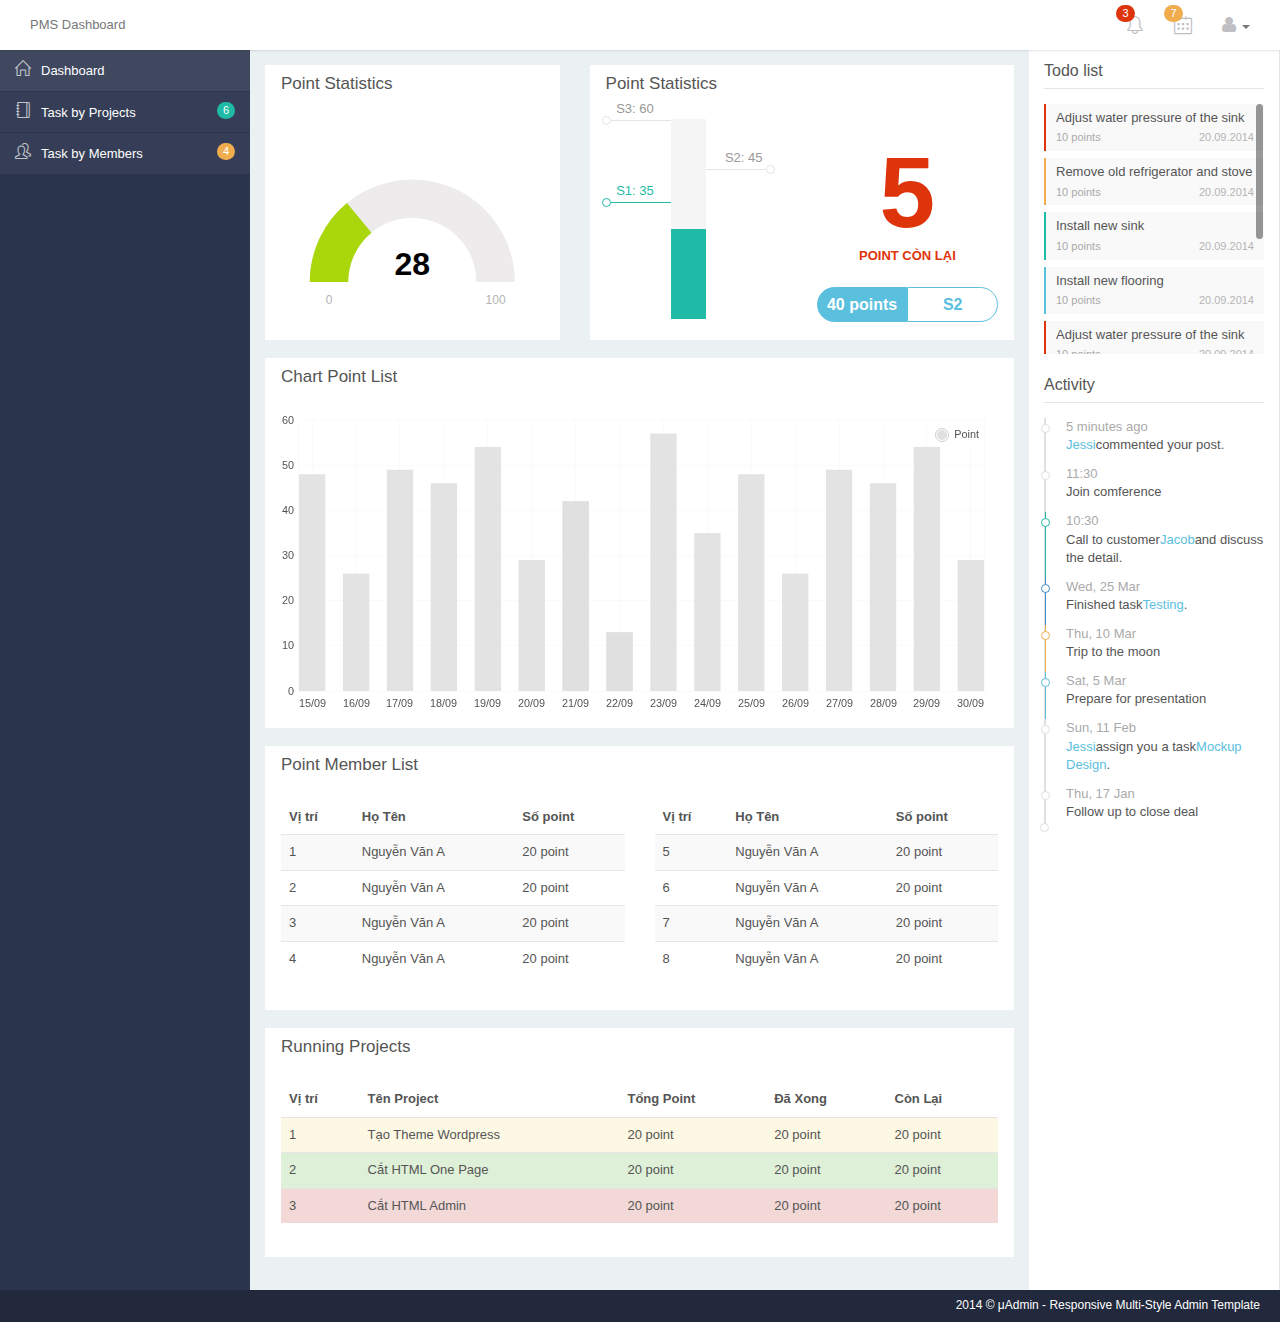
<file: public/dashboard/index.html>
<!DOCTYPE html>
<html lang="en">
<head><title>Admin | Dashboard</title>
    <meta charset="utf-8">
    <meta http-equiv="X-UA-Compatible" content="IE=edge,chrome=1">
    <meta name="viewport" content="width=device-width, initial-scale=1.0">
    <link rel="shortcut icon" href="images/icons/favicon.ico">
    <link rel="apple-touch-icon" href="images/icons/favicon.png">
    <link rel="apple-touch-icon" sizes="72x72" href="images/icons/favicon-72x72.png">
    <link rel="apple-touch-icon" sizes="114x114" href="images/icons/favicon-114x114.png">
    <link type="text/css" rel="stylesheet" href="http://fonts.googleapis.com/css?family=Open+Sans:400italic,400,300,700">
    <link type="text/css" rel="stylesheet" href="http://fonts.googleapis.com/css?family=Oswald:400,700,300">
    <link type="text/css" rel="stylesheet" href="global/vendors/font-awesome/css/font-awesome.min.css">
    <link type="text/css" rel="stylesheet" href="global/vendors/simple-line-icons/simple-line-icons.css">
    <link type="text/css" rel="stylesheet" href="global/vendors/bootstrap/css/bootstrap.min.css">
    <link type="text/css" rel="stylesheet" href="global/vendors/animate.css/animate.css">
    <link type="text/css" rel="stylesheet" href="global/css/core.css">
    <link type="text/css" rel="stylesheet" href="assets/css/system.css">
</head>
<body><!--BEGIN TOPBAR-->
<div class="page-header-topbar">
    <nav id="topbar" role="navigation" class="navbar navbar-default">
        <div class="container-fluid">
            <div id="topbar-menu" class="collapse navbar-collapse">
                <ul class="nav navbar-nav navbar-left">
                    <li><a id="logo" href="#">PMS Dashboard</a></li>
                </ul>
                <ul class="nav navbar-nav navbar-right">
                    <li class="dropdown"><a data-hover="dropdown" href="#" class="dropdown-toggle"><i class="icon-bell"></i><span class="badge badge-danger">3</span></a>
                        <ul class="dropdown-menu dropdown-alerts dropdown-topbar">
                            <li><p>You have 14 new notifications</p></li>
                            <li>
                                <div class="dropdown-slimscroll">
                                    <ul>
                                        <li><a href="#" target="_blank">Lorem ipsum dolor sit amet<br/><span class="text-muted small">4 mins ago</span></a></li>
                                        <li><a href="#" target="_blank">Consectetur adipiscing elit, sed do eiusmod<br/><span class="text-muted small">12 mins ago</span></a></li>
                                        <li><a href="#" target="_blank">Tempor incididunt ut labore et dolore magna<br/><span class="text-muted small">15 mins ago</span></a></li>
                                        <li><a href="#" target="_blank">Ut enim ad minim<br/><span class="text-muted small">18 mins ago</span></a></li>
                                        <li><a href="#" target="_blank">Sed ut perspiciatis unde omnis<br/><span class="text-muted small">19 mins ago</span></a></li>
                                        <li><a href="#" target="_blank">Sed quia non numquam<br/><span class="text-muted small">2 days ago</span></a></li>
                                        <li><a href="#" target="_blank">Lorem ipsum dolor sit amet<br/><span class="text-muted small">5 days ago</span></a></li>
                                    </ul>
                                </div>
                            </li>
                            <li class="last"><a href="extra-user-list.html" class="text-right">See all alerts</a></li>
                        </ul>
                    </li>
                    <li class="dropdown"><a data-hover="dropdown" href="#" class="dropdown-toggle"><i class="icon-calendar"></i><span class="badge badge-warning">7</span></a>
                        <ul class="dropdown-menu dropdown-alerts dropdown-topbar">
                            <li><p>You have 14 new notifications</p></li>
                            <li>
                                <div class="dropdown-slimscroll">
                                    <ul>
                                        <li><a href="#" target="_blank">Lorem ipsum dolor sit amet<br/><span class="text-muted small">4 mins ago</span></a></li>
                                        <li><a href="#" target="_blank">Consectetur adipiscing elit, sed do eiusmod<br/><span class="text-muted small">12 mins ago</span></a></li>
                                        <li><a href="#" target="_blank">Tempor incididunt ut labore et dolore magna<br/><span class="text-muted small">15 mins ago</span></a></li>
                                        <li><a href="#" target="_blank">Ut enim ad minim<br/><span class="text-muted small">18 mins ago</span></a></li>
                                        <li><a href="#" target="_blank">Sed ut perspiciatis unde omnis<br/><span class="text-muted small">19 mins ago</span></a></li>
                                        <li><a href="#" target="_blank">Sed quia non numquam<br/><span class="text-muted small">2 days ago</span></a></li>
                                        <li><a href="#" target="_blank">Lorem ipsum dolor sit amet<br/><span class="text-muted small">5 days ago</span></a></li>
                                    </ul>
                                </div>
                            </li>
                            <li class="last"><a href="extra-user-list.html" class="text-right">See all alerts</a></li>
                        </ul>
                    </li>
                    <li class="dropdown dropdown-user"><a href="#" data-hover="dropdown" class="dropdown-toggle"><i class="fa fa-user"></i>&nbsp;<span class="caret"></span></a>
                        <ul role="menu" class="dropdown-menu">
                            <li class="disabled"><a href="#"><strong> Signed in as</strong><br/>admin@example.com</a></li>
                            <li><a href="#"><i class="icon-logout"></i><span class="mlm">Logout</span></a></li>
                        </ul>
                    </li>
                </ul>
            </div>
        </div>
    </nav>
</div>
<!--END TOPBAR-->
<div id="wrapper"><!--BEGIN PAGE WRAPPER-->
    <div id="page-wrapper"><!--BEGIN SIDEBAR MAIN-->
        <div class="sidebar-main sidebar">
            <div class="sidebar-collapse sidebar-scroll">
                <ul id="sidebar-main" class="nav">
                    <li class="active"><a href="index.html"><i class="icon-home"></i><span class="menu-title">Dashboard</span></a></li>
                    <li><a href="project.html"><i class="icon-notebook"></i><span class="menu-title">Task by Projects</span><span class="badge badge-success">6</span></a></li>
                    <li><a href="member.html"><i class="icon-users"></i><span class="menu-title">Task by Members</span><span class="badge badge-warning">4</span></a></li>
                </ul>
            </div>
        </div>
        <!--END SIDEBAR MAIN--><!--BEGIN CONTENT-->
        <div class="page-content">
            <div class="box-content">
                <div class="content">
                    <div class="row">
                        <div class="col-md-5">
                            <div class="panel">
                                <div class="panel-heading"><h4>Point Statistics</h4></div>
                                <div class="panel-body text-center">
                                    <div id="gauge-chart" style="width:100%; height:205px;"></div>
                                </div>
                            </div>
                        </div>
                        <div class="col-md-7">
                            <div class="panel">
                                <div class="panel-heading"><h4>Point Statistics</h4></div>
                                <div class="panel-body">
                                    <div class="point-statistics">
                                        <div class="row">
                                            <div class="col-md-6 text-center">
                                                <div class="chart-status">
                                                    <div class="chart-s1 active"><span>S1: 35</span></div>
                                                    <div class="chart-s2"><span class="right">S2: 45</span></div>
                                                    <div class="chart-s3"><span>S3: 60</span></div>
                                                    <div class="my-point"></div>
                                                </div>
                                            </div>
                                            <div class="col-md-6 text-center">
                                                <div class="remaining-points"><h3 class="text-danger">5</h3>

                                                    <p class="text-danger">Point còn lại</p></div>
                                                <div class="row">
                                                    <div class="col-md-6 prn">
                                                        <div class="achieved-points"><h4><span>40</span> points</h4></div>
                                                    </div>
                                                    <div class="col-md-6 pln">
                                                        <div class="achieved-status"><h4><span>S2</span></h4></div>
                                                    </div>
                                                </div>
                                            </div>
                                        </div>
                                    </div>
                                </div>
                            </div>
                        </div>
                        <div class="col-md-12">
                            <div class="panel">
                                <div class="panel-heading"><h4>Chart Point List</h4></div>
                                <div class="panel-body">
                                    <div id="chart-point-list" style="width: 100%; height: 300px;"></div>
                                </div>
                            </div>
                        </div>
                        <div class="col-md-12">
                            <div class="panel">
                                <div class="panel-heading"><h4>Point Member List</h4></div>
                                <div class="panel-body">
                                    <div class="point-member-list">
                                        <div class="row">
                                            <div class="col-md-6">
                                                <table class="table table-striped">
                                                    <thead>
                                                    <tr>
                                                        <th>Vị trí</th>
                                                        <th>Họ Tên</th>
                                                        <th>Số point</th>
                                                    </tr>
                                                    </thead>
                                                    <tbody>
                                                    <tr>
                                                        <td>1</td>
                                                        <td>Nguyễn Văn A</td>
                                                        <td>20 point</td>
                                                    </tr>
                                                    <tr>
                                                        <td>2</td>
                                                        <td>Nguyễn Văn A</td>
                                                        <td>20 point</td>
                                                    </tr>
                                                    <tr>
                                                        <td>3</td>
                                                        <td>Nguyễn Văn A</td>
                                                        <td>20 point</td>
                                                    </tr>
                                                    <tr>
                                                        <td>4</td>
                                                        <td>Nguyễn Văn A</td>
                                                        <td>20 point</td>
                                                    </tr>
                                                    </tbody>
                                                </table>
                                            </div>
                                            <div class="col-md-6">
                                                <table class="table table-striped">
                                                    <thead>
                                                    <tr>
                                                        <th>Vị trí</th>
                                                        <th>Họ Tên</th>
                                                        <th>Số point</th>
                                                    </tr>
                                                    </thead>
                                                    <tbody>
                                                    <tr>
                                                        <td>5</td>
                                                        <td>Nguyễn Văn A</td>
                                                        <td>20 point</td>
                                                    </tr>
                                                    <tr>
                                                        <td>6</td>
                                                        <td>Nguyễn Văn A</td>
                                                        <td>20 point</td>
                                                    </tr>
                                                    <tr>
                                                        <td>7</td>
                                                        <td>Nguyễn Văn A</td>
                                                        <td>20 point</td>
                                                    </tr>
                                                    <tr>
                                                        <td>8</td>
                                                        <td>Nguyễn Văn A</td>
                                                        <td>20 point</td>
                                                    </tr>
                                                    </tbody>
                                                </table>
                                            </div>
                                        </div>
                                    </div>
                                </div>
                            </div>
                        </div>
                        <div class="col-md-12">
                            <div class="panel">
                                <div class="panel-heading"><h4>Running Projects</h4></div>
                                <div class="panel-body">
                                    <div class="running-project-list">
                                        <table class="table">
                                            <thead>
                                            <tr>
                                                <th>Vị trí</th>
                                                <th>Tên Project</th>
                                                <th>Tổng Point</th>
                                                <th>Đã Xong</th>
                                                <th>Còn Lại</th>
                                            </tr>
                                            </thead>
                                            <tbody>
                                            <tr class="bg-warning">
                                                <td>1</td>
                                                <td>Tạo Theme Wordpress</td>
                                                <td>20 point</td>
                                                <td>20 point</td>
                                                <td>20 point</td>
                                            </tr>
                                            <tr class="bg-success">
                                                <td>2</td>
                                                <td>Cắt HTML One Page</td>
                                                <td>20 point</td>
                                                <td>20 point</td>
                                                <td>20 point</td>
                                            </tr>
                                            <tr class="bg-danger">
                                                <td>3</td>
                                                <td>Cắt HTML Admin</td>
                                                <td>20 point</td>
                                                <td>20 point</td>
                                                <td>20 point</td>
                                            </tr>
                                            </tbody>
                                        </table>
                                    </div>
                                </div>
                            </div>
                        </div>
                    </div>
                </div>
                <!--BEGIN SIDEBAR SECOND-->
                <div class="sidebar-second sidebar">
                    <div class="sidebar-section">Todo list</div>
                    <div class="list-todo-scroll">
                        <ul class="list-group list-todo">
                            <li class="list-group-item level1"><a href="">Adjust water pressure of the sink
                                <div class="clear mtx">
                                    <div class="tk-point">10 points</div>
                                    <div class="tk-deadline">20.09.2014</div>
                                </div>
                            </a></li>
                            <li class="list-group-item level2"><a href="">Remove old refrigerator and stove
                                <div class="clear mtx">
                                    <div class="tk-point">10 points</div>
                                    <div class="tk-deadline">20.09.2014</div>
                                </div>
                            </a></li>
                            <li class="list-group-item level3"><a href="">Install new sink
                                <div class="clear mtx">
                                    <div class="tk-point">10 points</div>
                                    <div class="tk-deadline">20.09.2014</div>
                                </div>
                            </a></li>
                            <li class="list-group-item level4"><a href="">Install new flooring
                                <div class="clear mtx">
                                    <div class="tk-point">10 points</div>
                                    <div class="tk-deadline">20.09.2014</div>
                                </div>
                            </a></li>
                            <li class="list-group-item level1"><a href="">Adjust water pressure of the sink
                                <div class="clear mtx">
                                    <div class="tk-point">10 points</div>
                                    <div class="tk-deadline">20.09.2014</div>
                                </div>
                            </a></li>
                            <li class="list-group-item level2"><a href="">Remove old refrigerator and stove
                                <div class="clear mtx">
                                    <div class="tk-point">10 points</div>
                                    <div class="tk-deadline">20.09.2014</div>
                                </div>
                            </a></li>
                            <li class="list-group-item level3"><a href="">Duis aute irure dolor in reprehenderit in voluptate velit
                                <div class="clear mtx">
                                    <div class="tk-point">10 points</div>
                                    <div class="tk-deadline">20.09.2014</div>
                                </div>
                            </a></li>
                            <li class="list-group-item level4"><a href="">Lorem ipsum dolor sit amet, consectetur adipiscing elit
                                <div class="clear mtx">
                                    <div class="tk-point">10 points</div>
                                    <div class="tk-deadline">20.09.2014</div>
                                </div>
                            </a></li>
                        </ul>
                    </div>
                    <div class="mtl"></div>
                    <div class="sidebar-section">Activity</div>
                    <div class="timeline mbm">
                        <div class="tl-item">
                            <div class="mll">
                                <div class="text-muted">5 minutes ago</div>
                                <p><a href="" class="text-info">Jessi</a>commented your post.</p></div>
                        </div>
                        <div class="tl-item">
                            <div class="mll">
                                <div class="text-muted">11:30</div>
                                <p>Join comference</p></div>
                        </div>
                        <div class="tl-item border-success">
                            <div class="mll">
                                <div class="text-muted">10:30</div>
                                <p>Call to customer<a href="" class="text-info">Jacob</a>and discuss the detail.</p></div>
                        </div>
                        <div class="tl-item border-primary">
                            <div class="mll">
                                <div class="text-muted">Wed, 25 Mar</div>
                                <p>Finished task<a href="" class="text-info">Testing</a>.</p></div>
                        </div>
                        <div class="tl-item border-warning">
                            <div class="mll">
                                <div class="text-muted">Thu, 10 Mar</div>
                                <p>Trip to the moon</p></div>
                        </div>
                        <div class="tl-item border-info">
                            <div class="mll">
                                <div class="text-muted">Sat, 5 Mar</div>
                                <p>Prepare for presentation</p></div>
                        </div>
                        <div class="tl-item">
                            <div class="mll">
                                <div class="text-muted">Sun, 11 Feb</div>
                                <p><a href="" class="text-info">Jessi</a>assign you a task<a href="" class="text-info">Mockup Design</a>.</p></div>
                        </div>
                        <div class="tl-item">
                            <div class="mll">
                                <div class="text-muted">Thu, 17 Jan</div>
                                <p>Follow up to close deal</p></div>
                        </div>
                    </div>
                </div>
                <!--END SIDEBAR SECOND--></div>
        </div>
        <!--END CONTENT--></div>
    <!--END PAGE WRAPPER--></div>
<!--BEGIN FOOTER-->
<div id="footer">
    <div class="copyright">2014 © &mu;Admin - Responsive Multi-Style Admin Template</div>
</div>
<!--END FOOTER-->
<script src="global/js/jquery-1.10.2.min.js"></script>
<script src="global/js/jquery-migrate-1.2.1.min.js"></script>
<script src="global/js/jquery-ui.js"></script>
<script src="global/vendors/bootstrap/js/bootstrap.min.js"></script>
<script src="global/vendors/bootstrap-hover-dropdown/bootstrap-hover-dropdown.js"></script>
<script src="global/js/html5shiv.js"></script>
<script src="global/js/respond.min.js"></script>
<script src="global/vendors/metisMenu/jquery.metisMenu.js"></script>
<script src="global/vendors/slimScroll/jquery.slimscroll.js"></script>
<!--LOADING SCRIPTS FOR PAGE-->
<script src="assets/vendors/justgage/justgage.1.0.1.min.js"></script>
<script src="assets/vendors/justgage/raphael.2.1.0.min.js"></script>
<script src="assets/vendors/flot-chart/jquery.flot.js"></script>
<script src="assets/vendors/flot-chart/jquery.flot.categories.js"></script>
<script src="assets/vendors/flot-chart/jquery.flot.pie.js"></script>
<script src="assets/vendors/flot-chart/jquery.flot.tooltip.js"></script>
<script src="assets/vendors/flot-chart/jquery.flot.resize.js"></script>
<script src="assets/vendors/flot-chart/jquery.flot.fillbetween.js"></script>
<script src="assets/vendors/flot-chart/jquery.flot.stack.js"></script>
<script src="assets/vendors/flot-chart/jquery.flot.spline.js"></script>
<script src="assets/vendors/slimScroll/jquery.slimscroll.min.js"></script>
<script src="assets/js/index.js"></script>
<!--CORE JAVASCRIPT-->
<script src="global/js/core.js"></script>
<script src="assets/js/system-layout.js"></script>
<script>jQuery(document).ready(function () {
    "use strict";
    Dashboard.init();
    Layout.init();
});


</script>
</body>
</html>
</file>
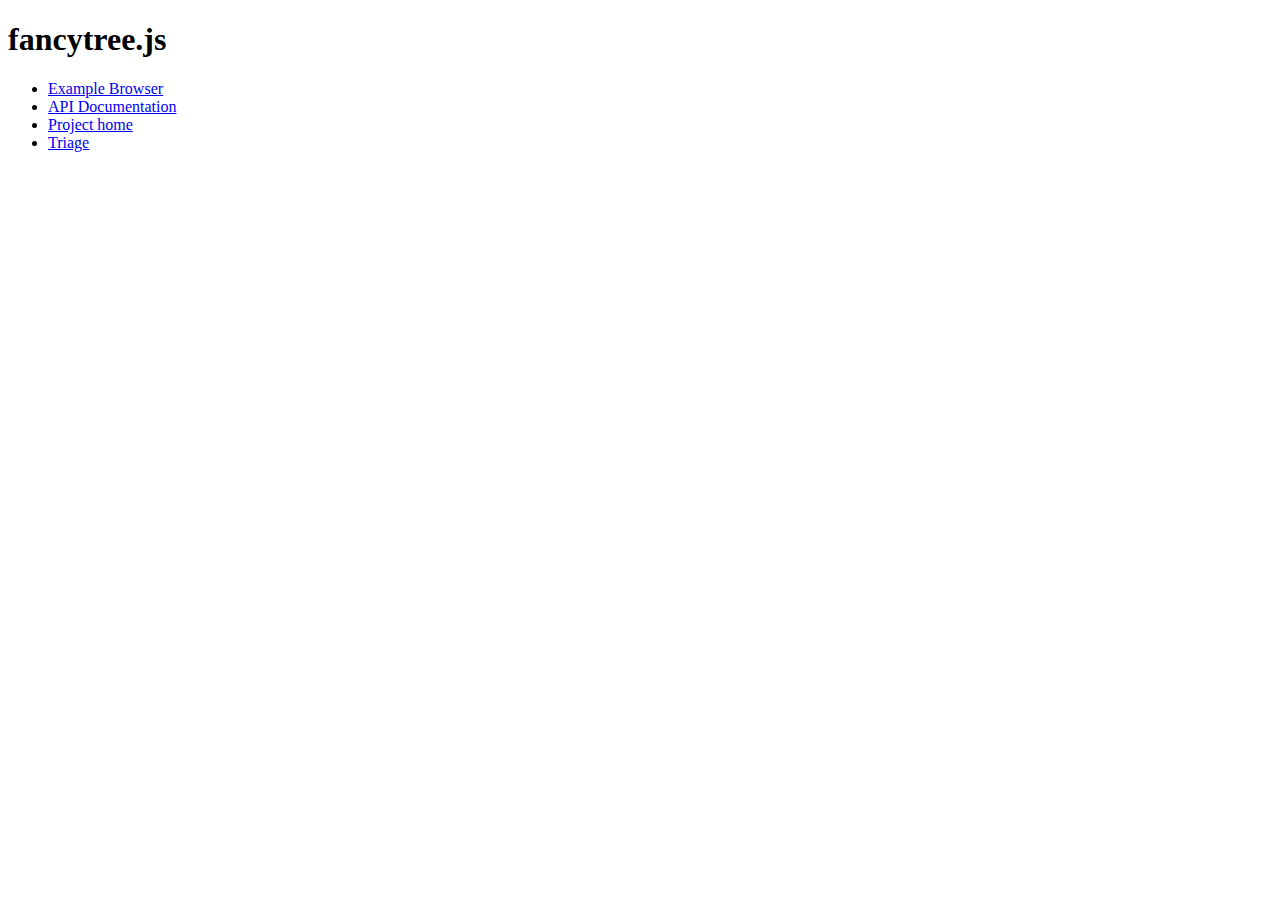
<file: public/dashboard/assets/vendors/fancytree/index.html>
<!DOCTYPE html>
<html>
<head>
	<meta http-equiv="content-type" content="text/html; charset=ISO-8859-1">
	<title>Fancytree</title>
</head>

<body class="example">
	<h1>fancytree.js</h1>
	<ul>
	<li><a href="demo/index.html">Example Browser</a>
	<li><a href="doc/jsdoc/index.html">API Documentation</a>
	<li><a href="https://github.com/mar10/fancytree">Project home</a>
	<li><a href="test/triage">Triage</a>
	</ul>
</body>
</html>
</file>
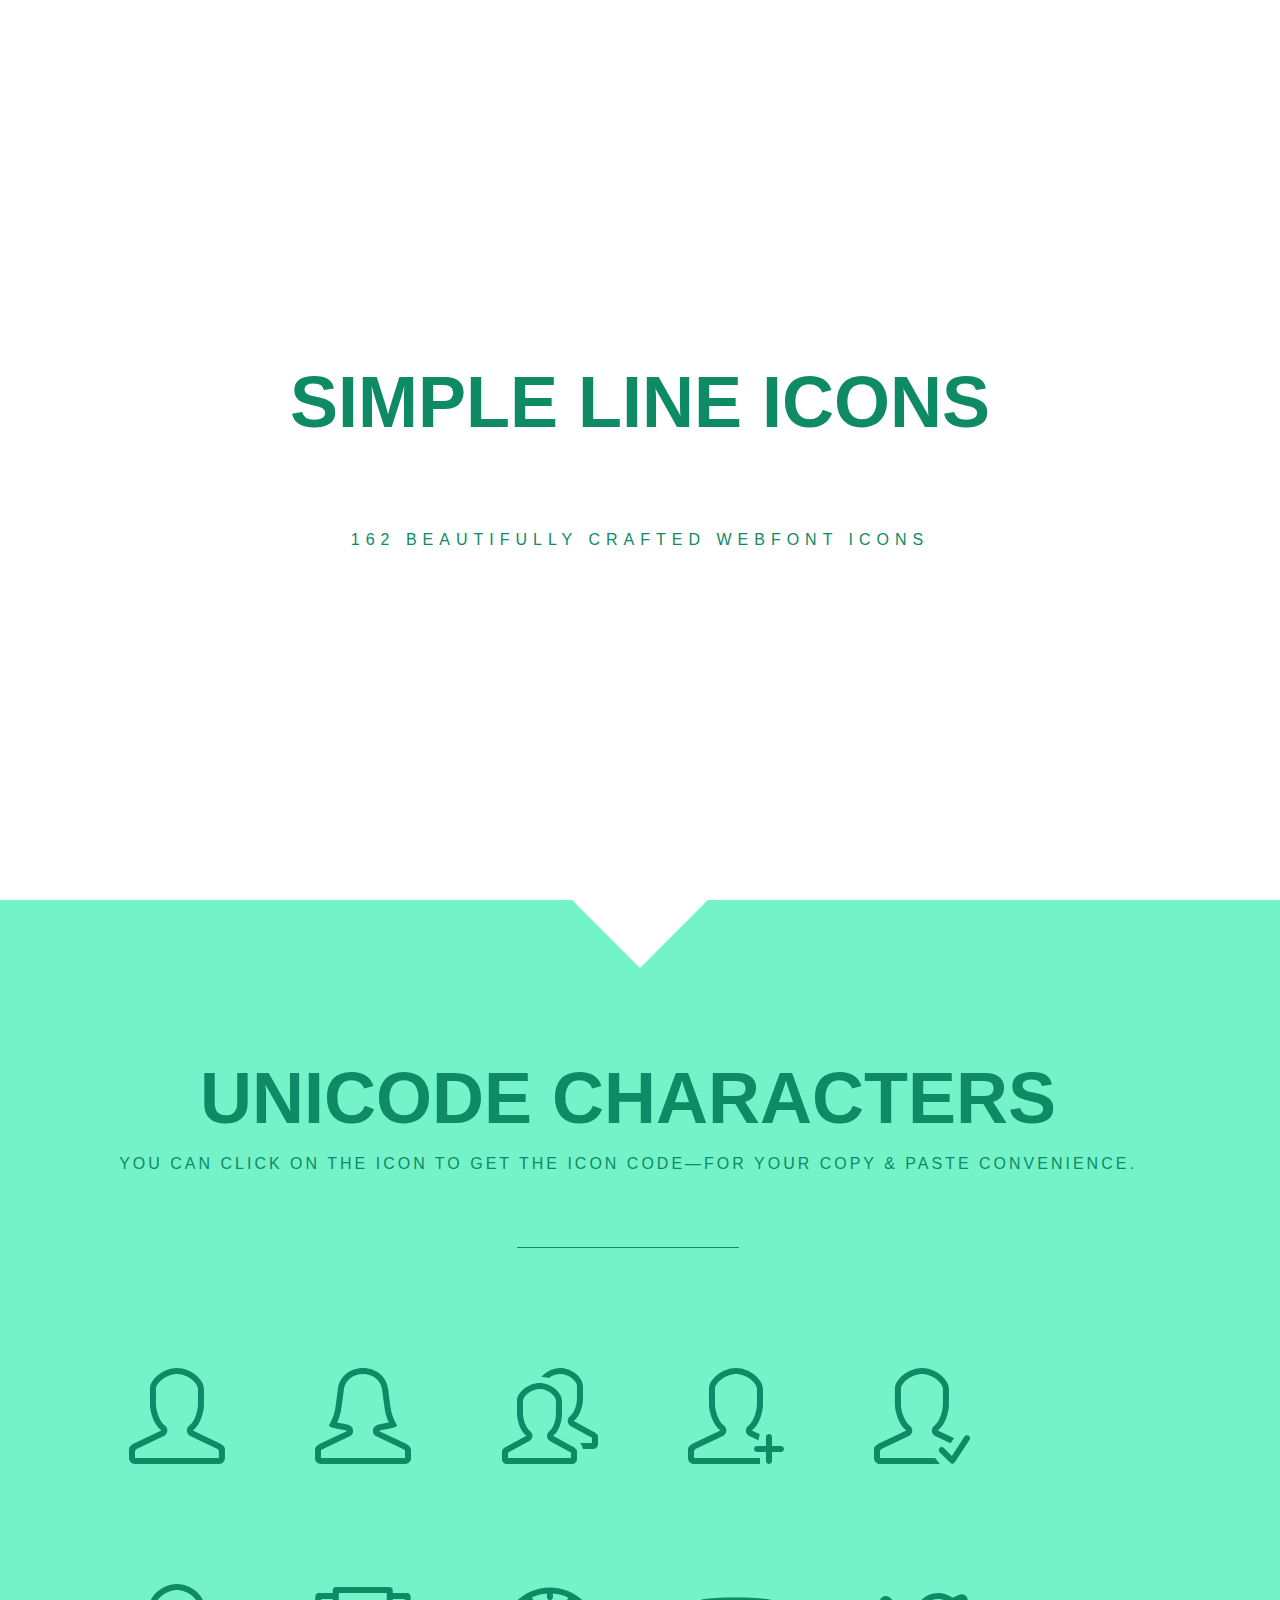
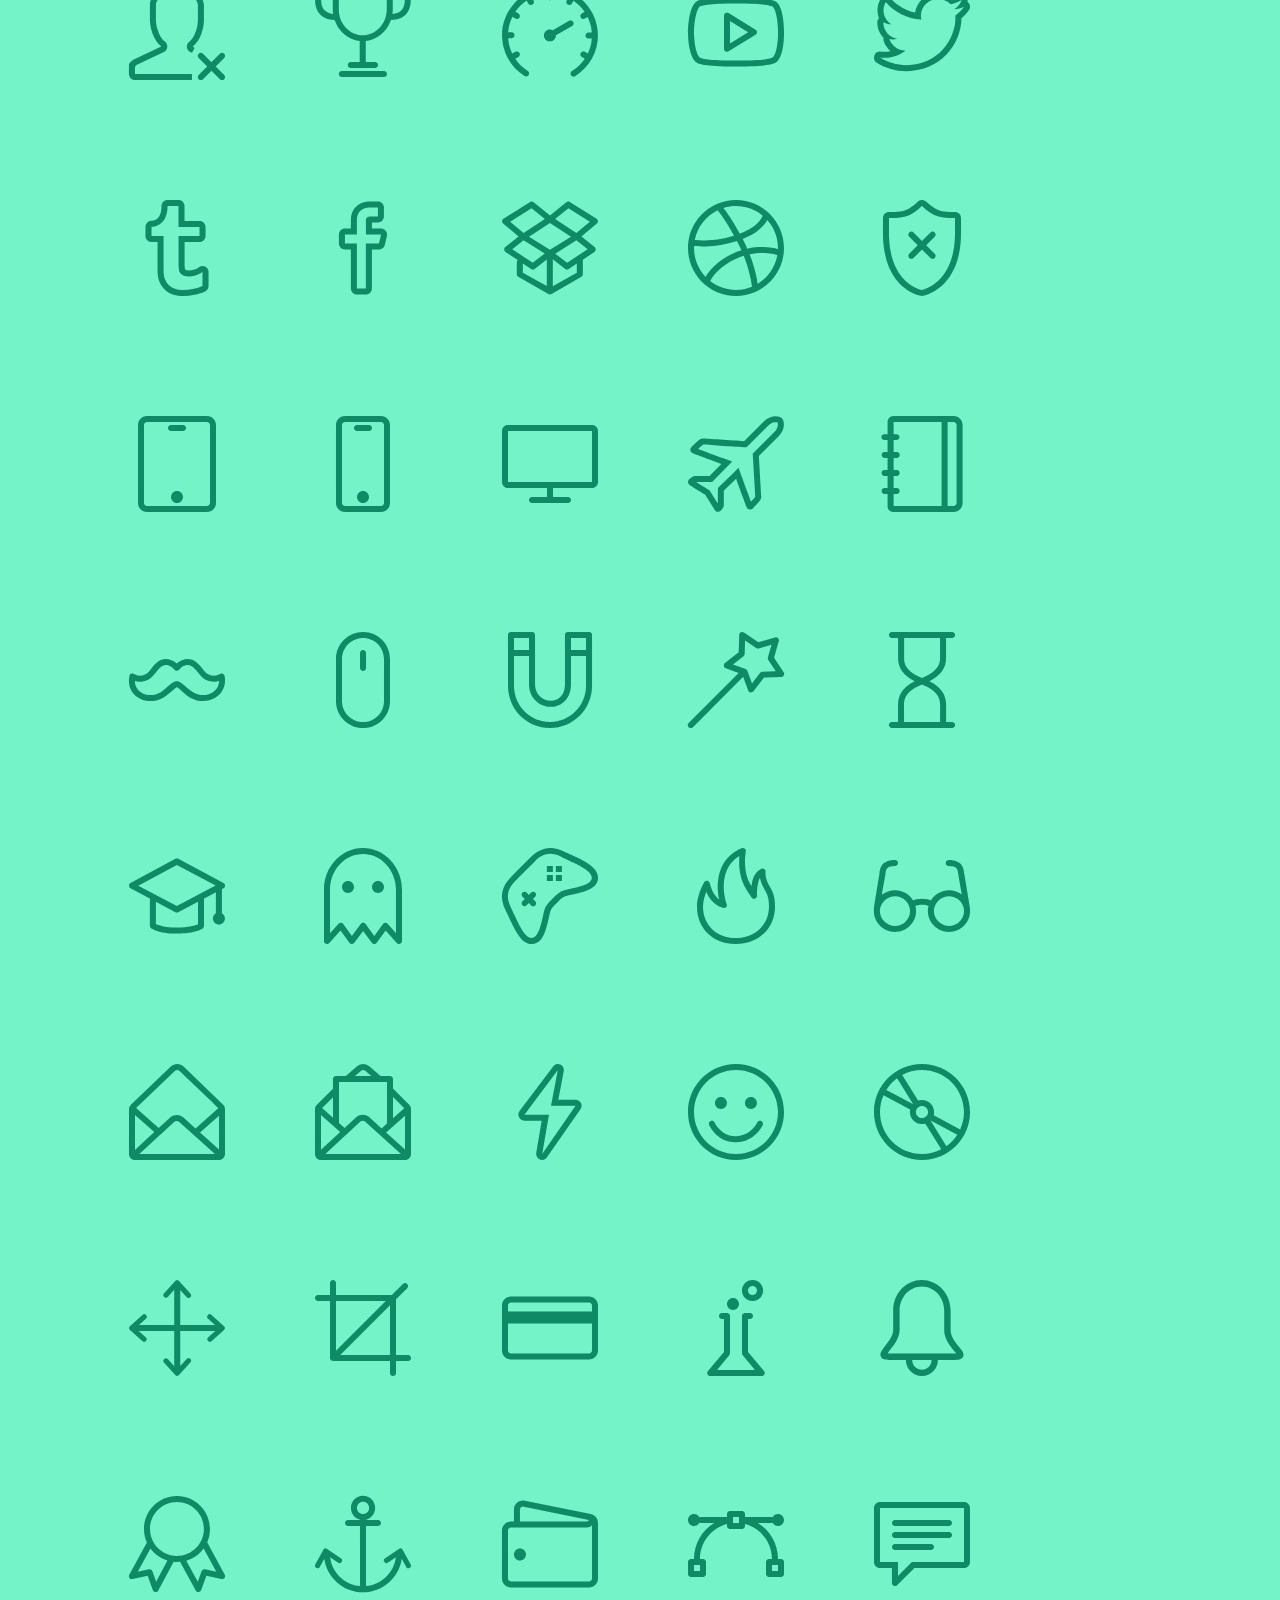
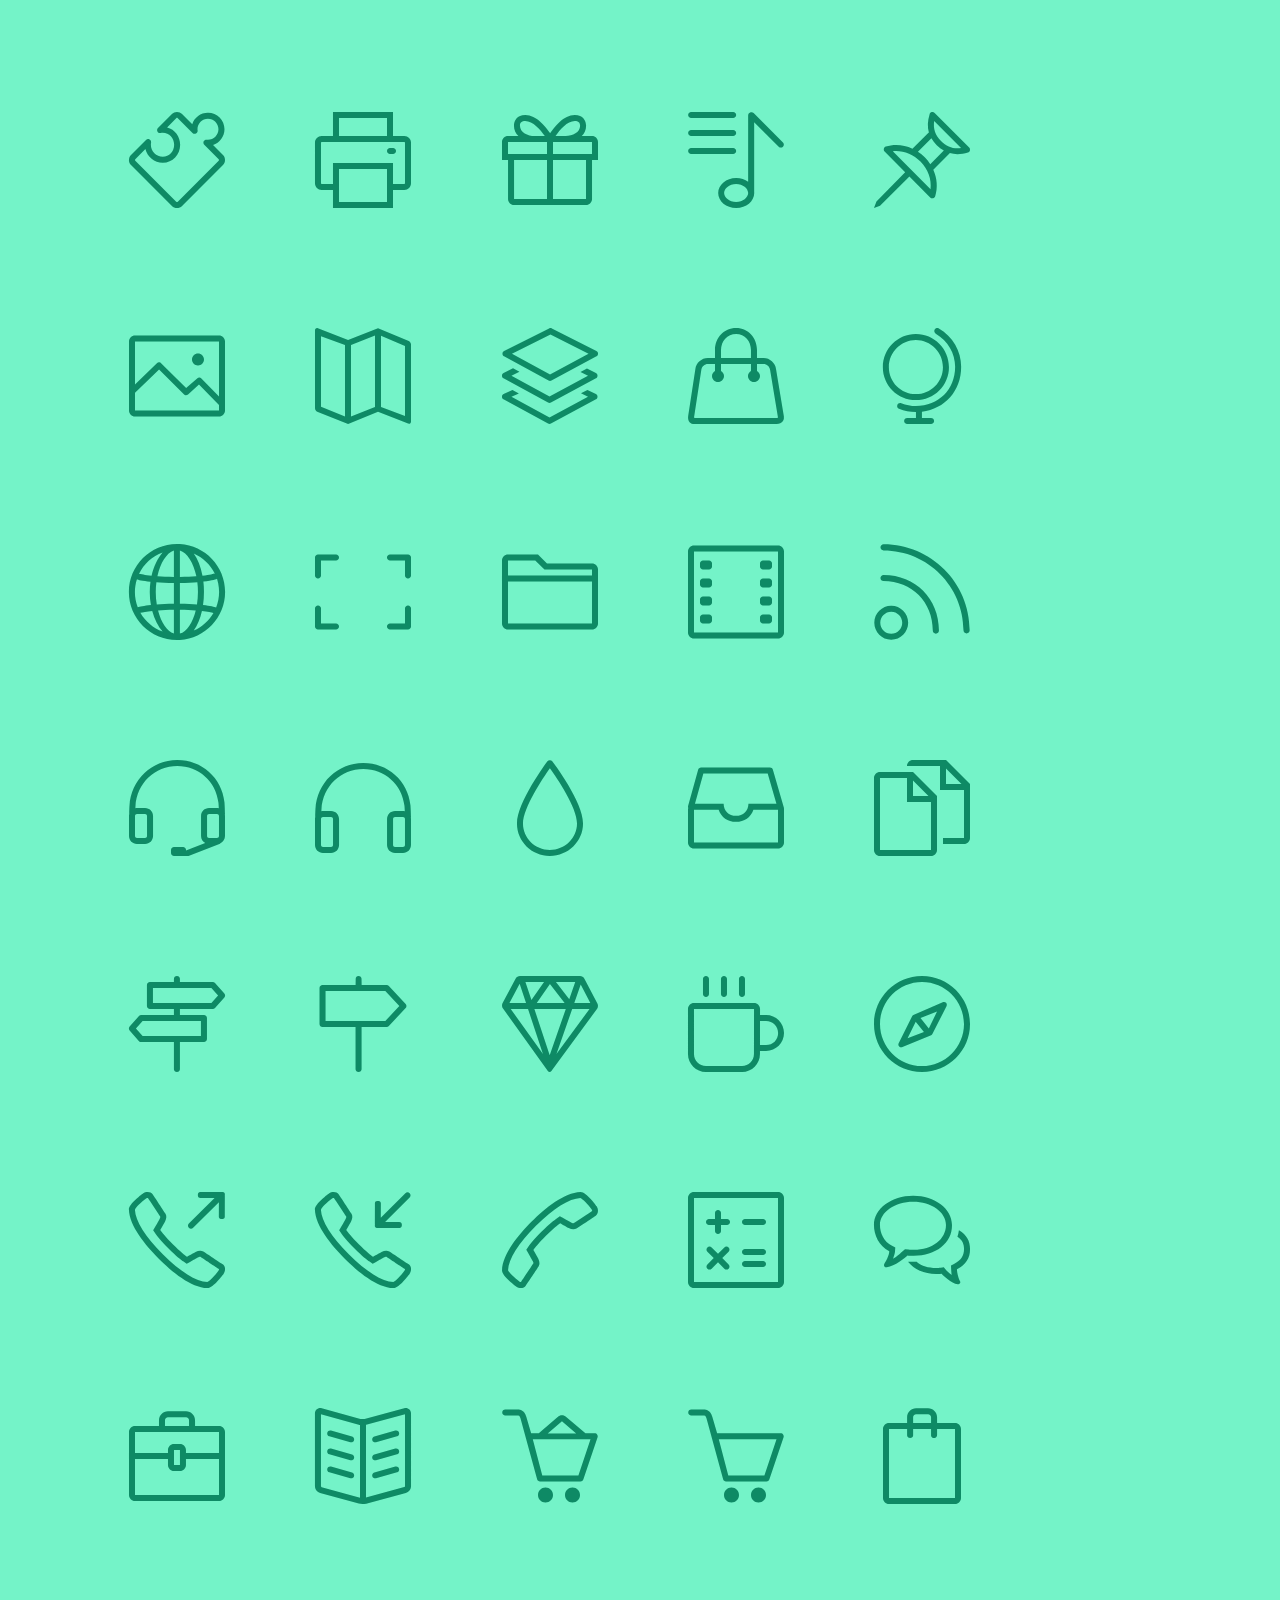
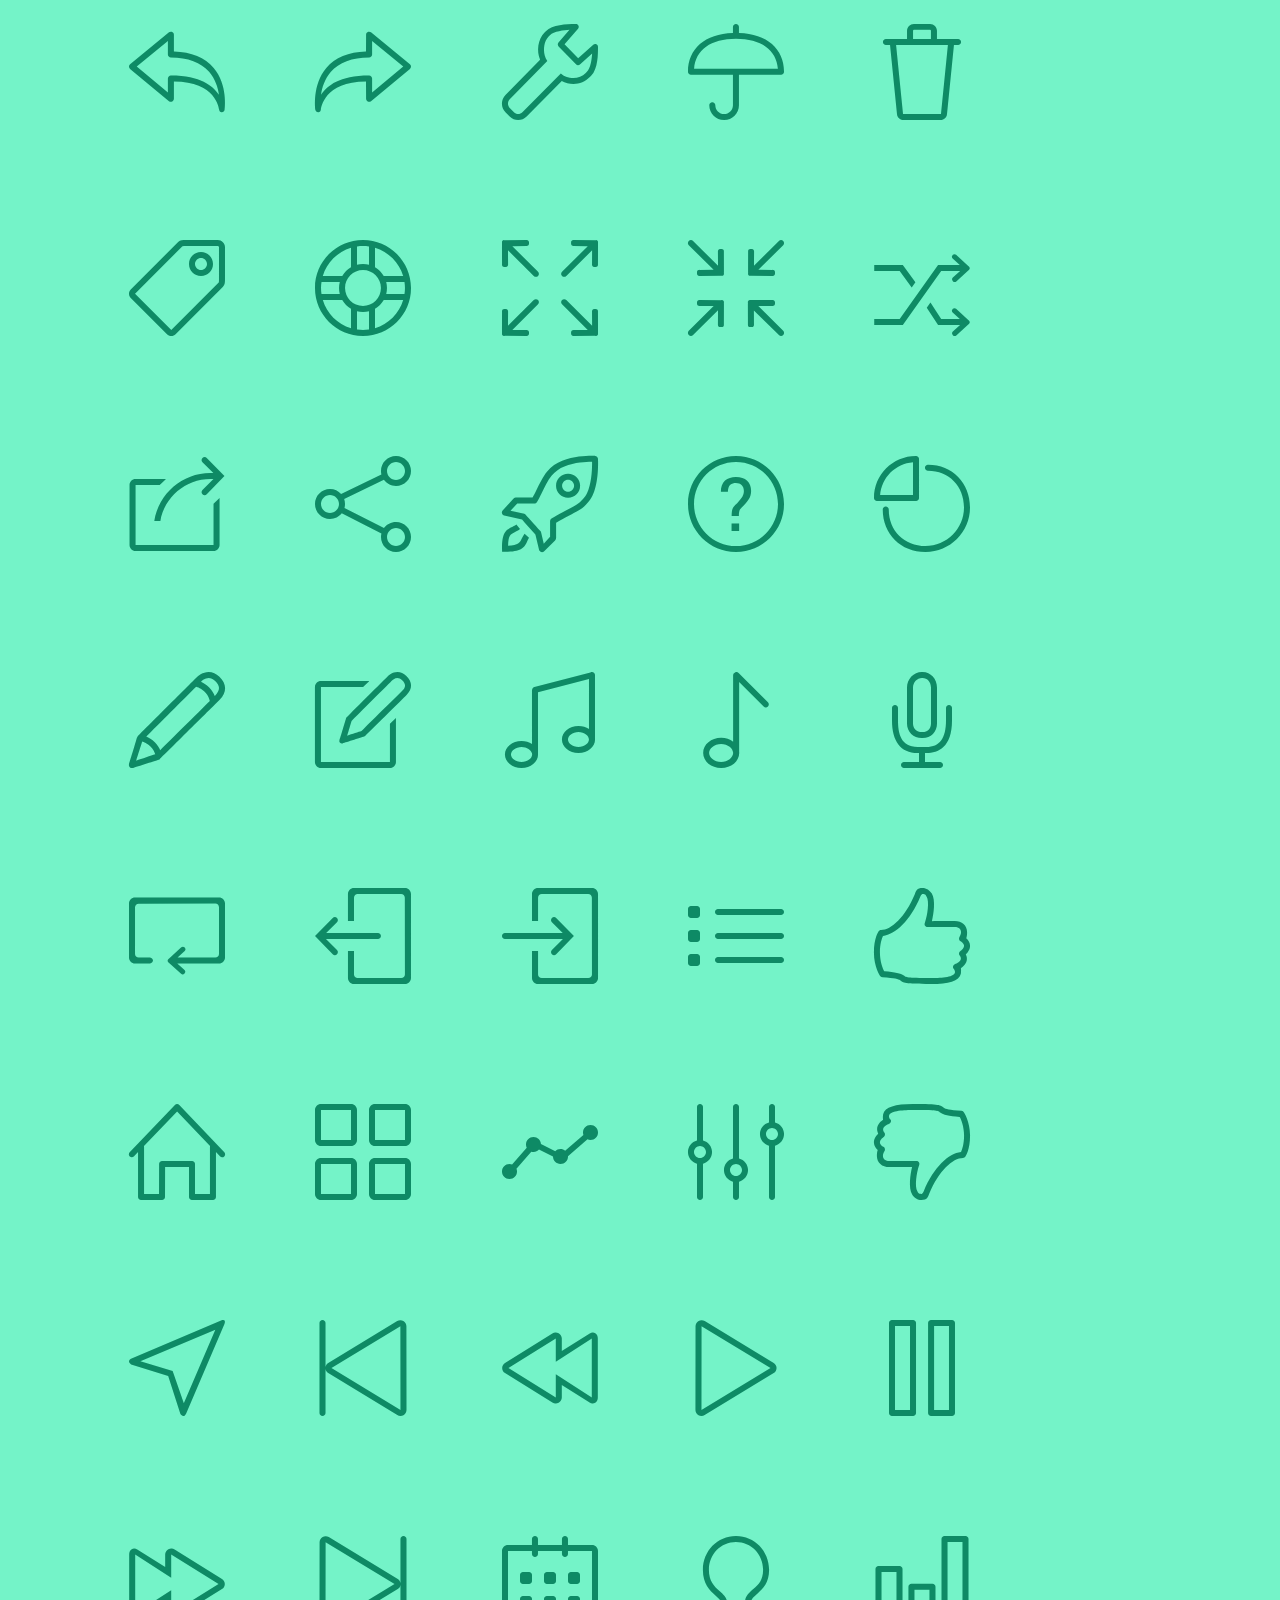
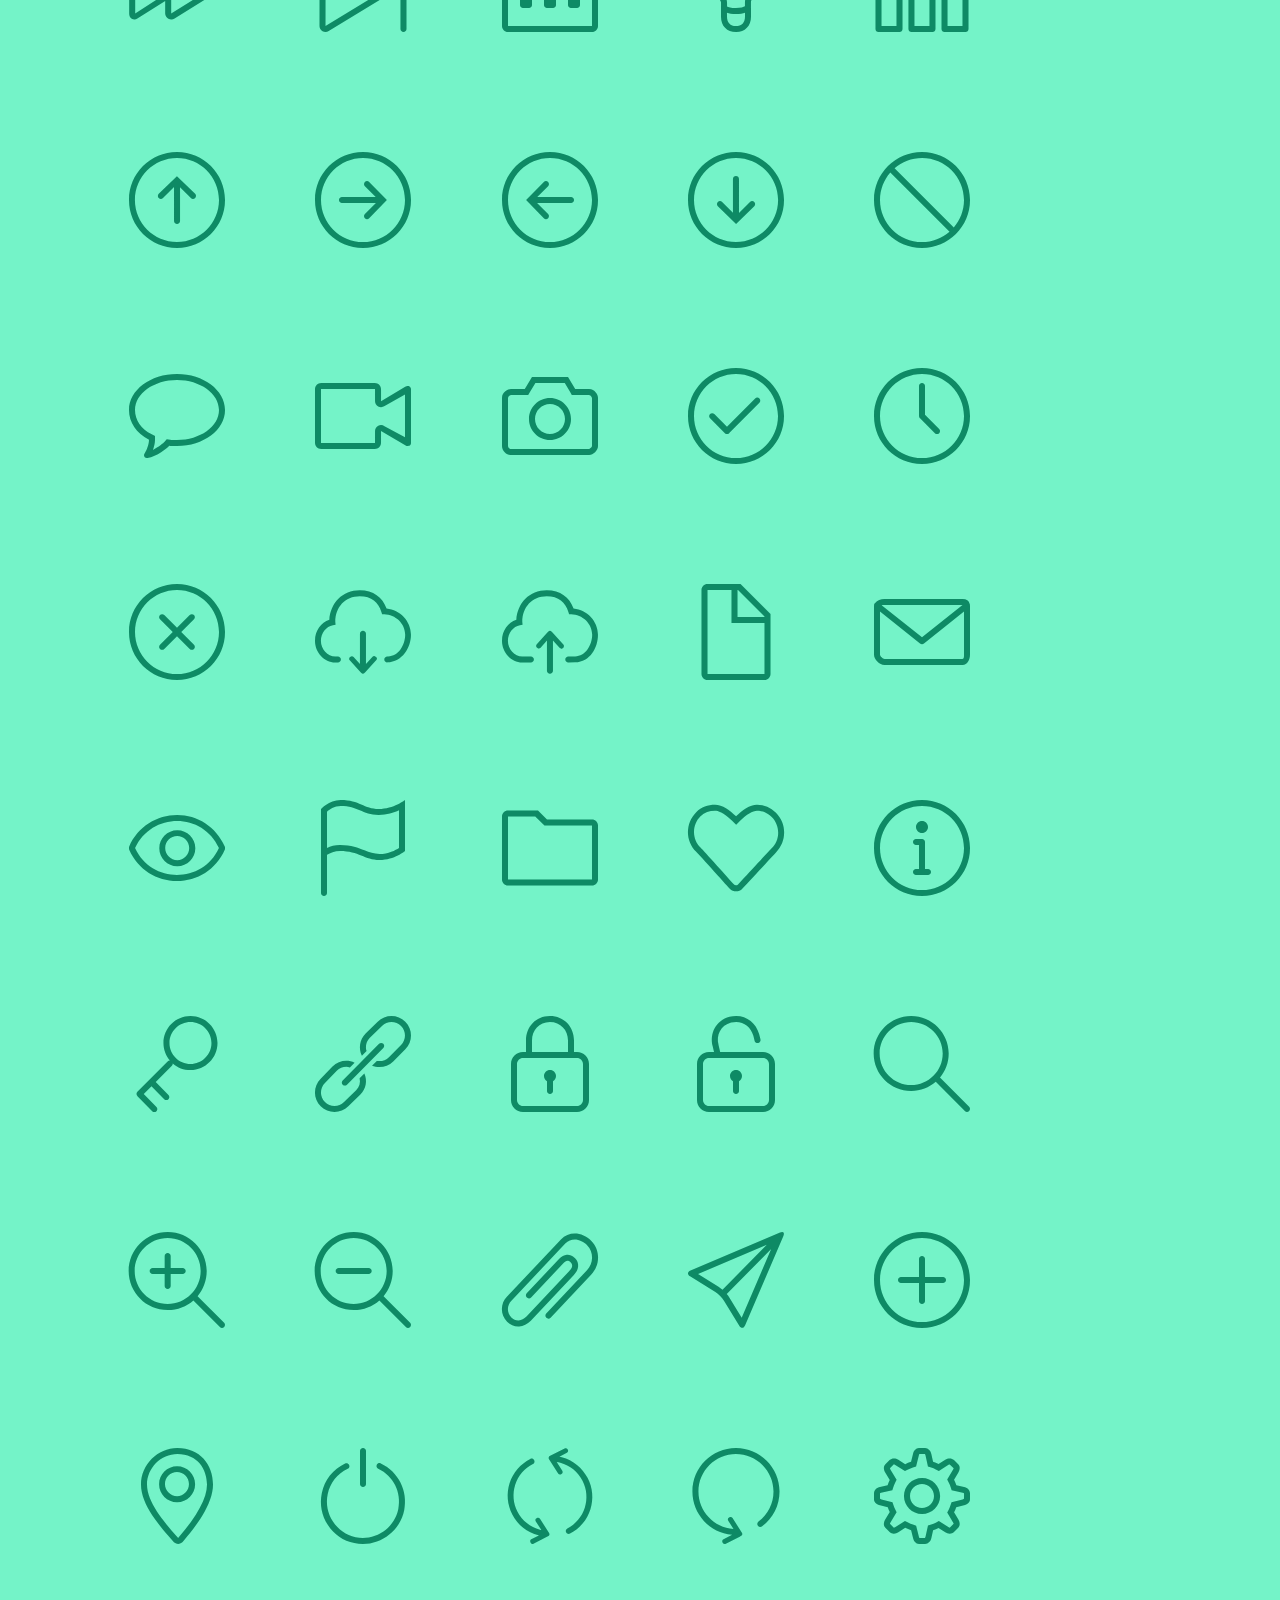
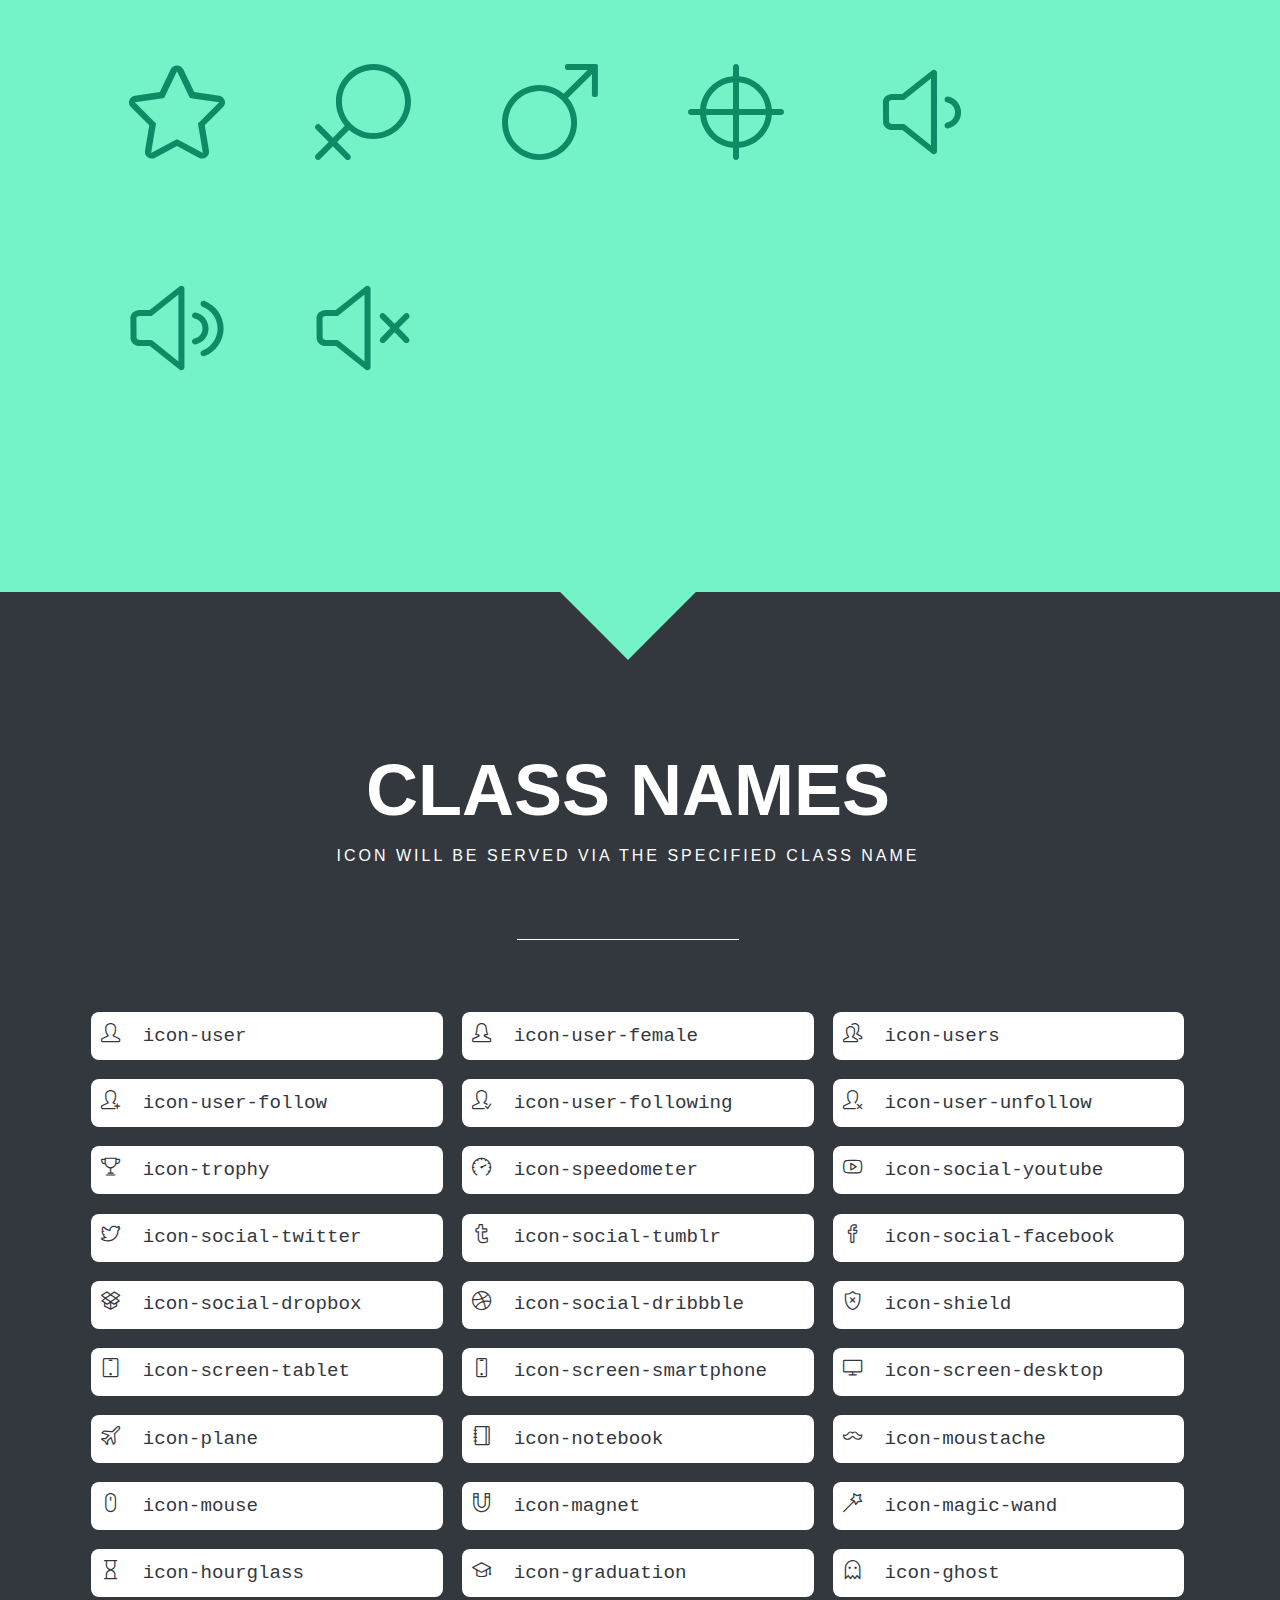
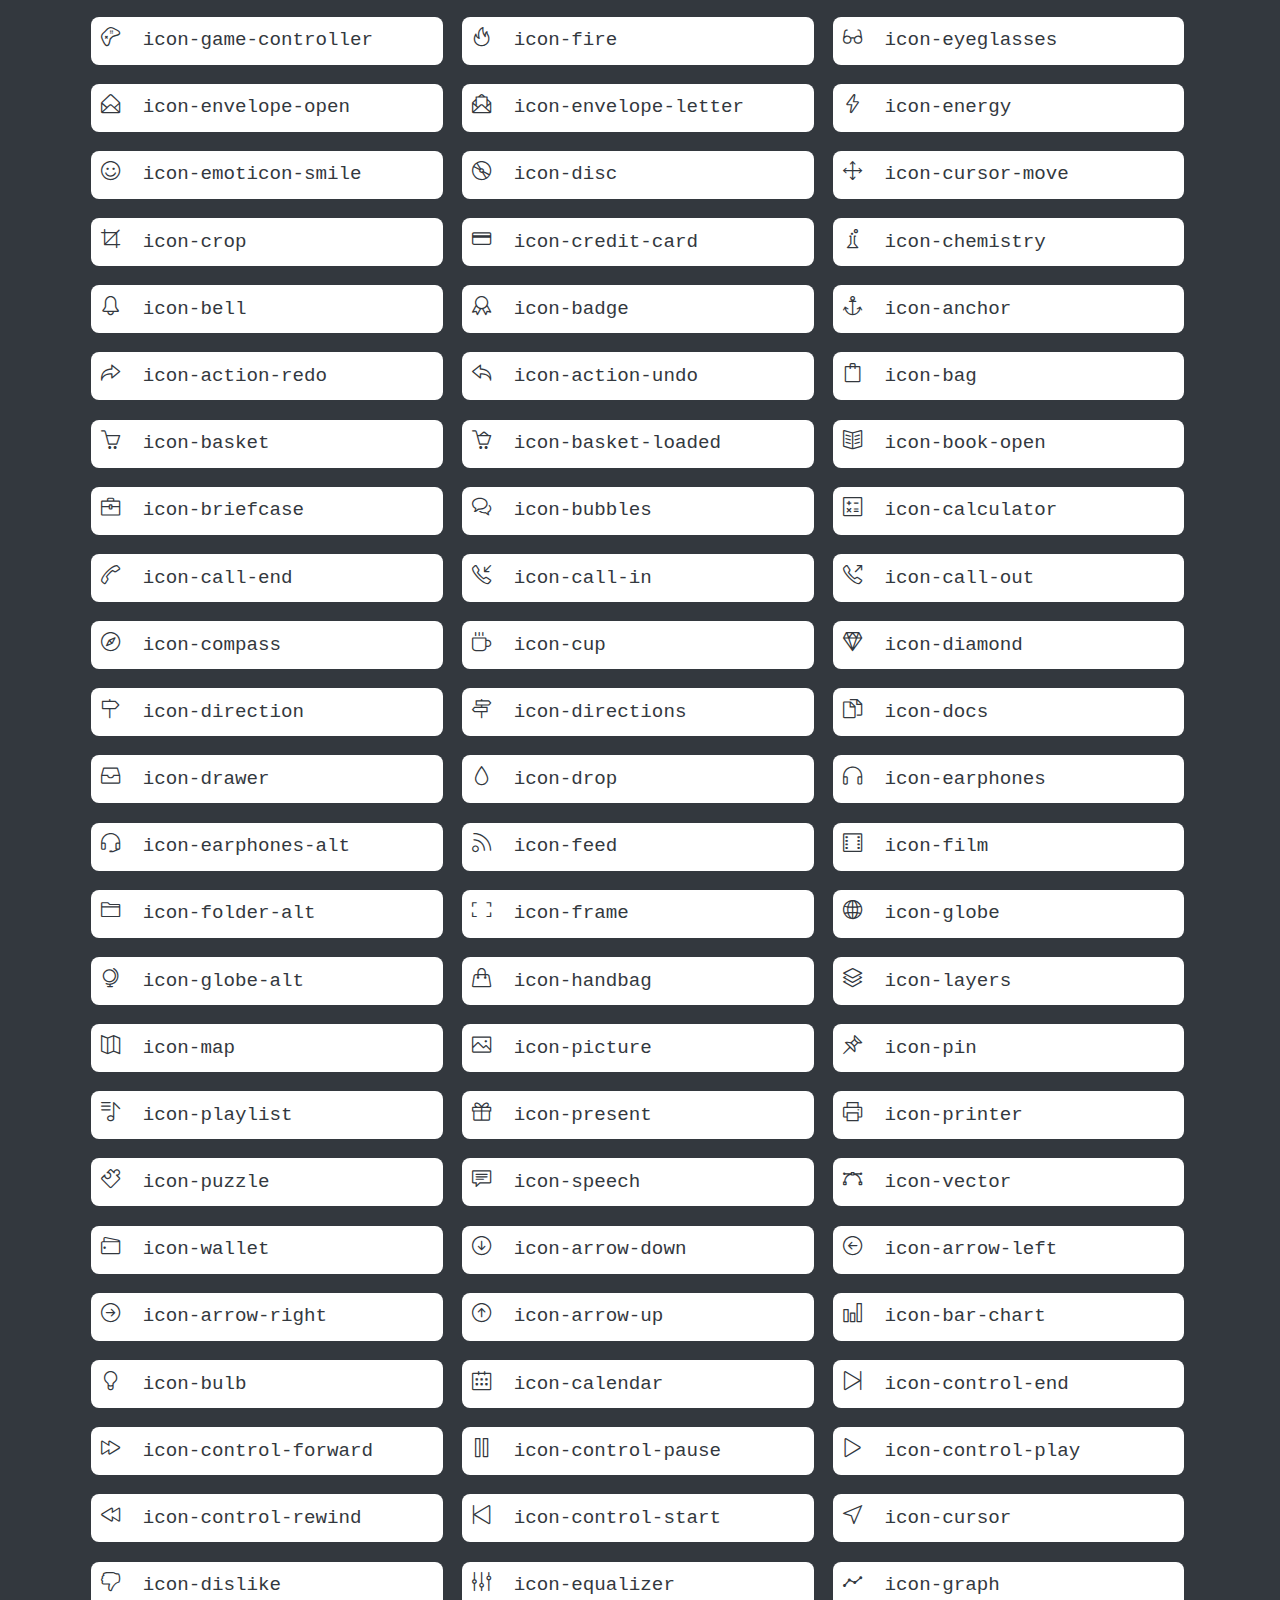
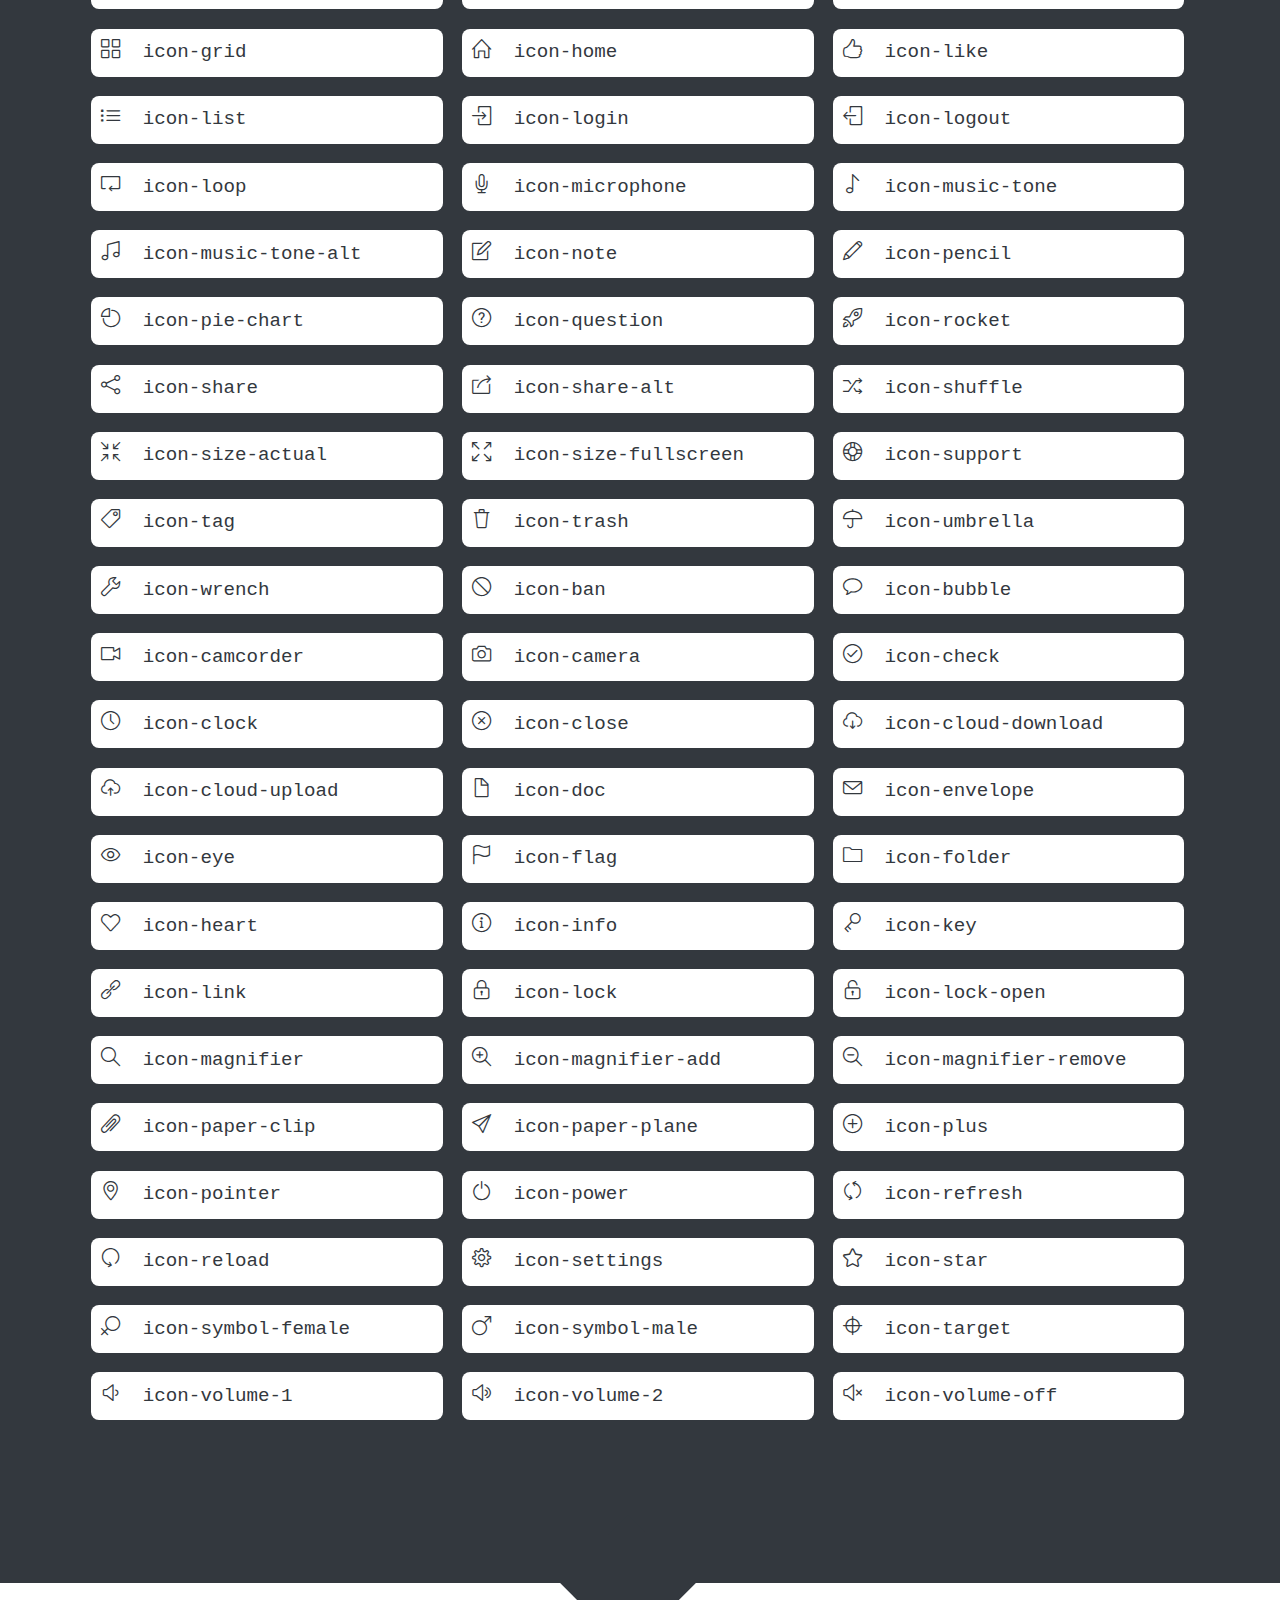
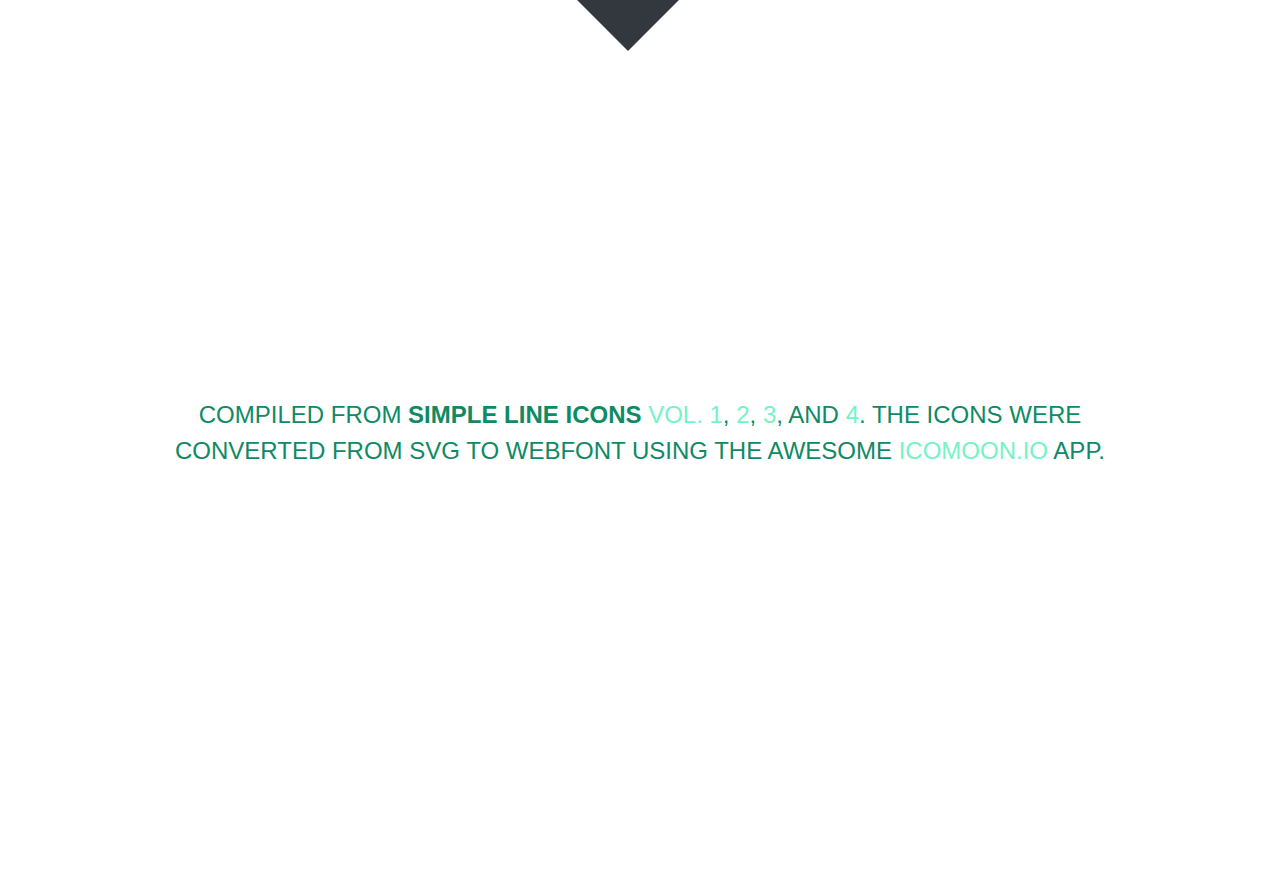
<file: public/dashboard/global/vendors/simple-line-icons/index.html>
<!doctype html>
<html>
<head>
	<meta charset="utf-8">
	<meta name="viewport" content="width=device-width, initial-scale=1, maximum-scale=1, user-scalable=no">
	<title>Simple Line Icons</title>
	<link rel="stylesheet" href="style.css">
	<link rel="stylesheet" href="simple-line-icons.css">

	<!--[if lte IE 7]><script src="icons-lte-ie7.js"></script><![endif]-->
</head>

</head>
<body>
	<div class="page">
		<div id="wH"></div>
		<header class="masthead" id="masthead">
			<hgroup>
				<h1>Simple Line Icons</h1>
				<h2>162 beautifully crafted webfont icons</h2>
			</hgroup>
			<!--<h1>Your font contains the following glyphs</h1>
			<p>The generated SVG font can be imported back to <a href="http://icomoon.io/app">IcoMoon</a> for modification.</p>-->
		</header>

		<section class="glyphs" id="glyphs">
			<header>
				<hgroup>
					<h1>Unicode Characters</h1>
					<h2>You can click on the icon to get the icon code&mdash;for your copy &amp; paste convenience.</h2>
				</hgroup>
			</header>

			<div class="glyph">
				<span class="glyph-item mega" aria-hidden="true" data-icon="&#xe005;" data-js-prompt="&amp;#xe005;"></span>
			</div>
			<div class="glyph">
				<span class="glyph-item mega" aria-hidden="true" data-icon="&#xe000;" data-js-prompt="&amp;#xe000;"></span>
			</div>
			<div class="glyph">
				<span class="glyph-item mega" aria-hidden="true" data-icon="&#xe001;" data-js-prompt="&amp;#xe001;"></span>
			</div>
			<div class="glyph">
				<span class="glyph-item mega" aria-hidden="true" data-icon="&#xe002;" data-js-prompt="&amp;#xe002;"></span>
			</div>
			<div class="glyph">
				<span class="glyph-item mega" aria-hidden="true" data-icon="&#xe003;" data-js-prompt="&amp;#xe003;"></span>
			</div>
			<div class="glyph">
				<span class="glyph-item mega" aria-hidden="true" data-icon="&#xe004;" data-js-prompt="&amp;#xe004;"></span>
			</div>
			<div class="glyph">
				<span class="glyph-item mega" aria-hidden="true" data-icon="&#xe006;" data-js-prompt="&amp;#xe006;"></span>
			</div>
			<div class="glyph">
				<span class="glyph-item mega" aria-hidden="true" data-icon="&#xe007;" data-js-prompt="&amp;#xe007;"></span>
			</div>
			<div class="glyph">
				<span class="glyph-item mega" aria-hidden="true" data-icon="&#xe008;" data-js-prompt="&amp;#xe008;"></span>
			</div>
			<div class="glyph">
				<span class="glyph-item mega" aria-hidden="true" data-icon="&#xe009;" data-js-prompt="&amp;#xe009;"></span>
			</div>
			<div class="glyph">
				<span class="glyph-item mega" aria-hidden="true" data-icon="&#xe00a;" data-js-prompt="&amp;#xe00a;"></span>
			</div>
			<div class="glyph">
				<span class="glyph-item mega" aria-hidden="true" data-icon="&#xe00b;" data-js-prompt="&amp;#xe00b;"></span>
			</div>
			<div class="glyph">
				<span class="glyph-item mega" aria-hidden="true" data-icon="&#xe00c;" data-js-prompt="&amp;#xe00c;"></span>
			</div>
			<div class="glyph">
				<span class="glyph-item mega" aria-hidden="true" data-icon="&#xe00d;" data-js-prompt="&amp;#xe00d;"></span>
			</div>
			<div class="glyph">
				<span class="glyph-item mega" aria-hidden="true" data-icon="&#xe00e;" data-js-prompt="&amp;#xe00e;"></span>
			</div>
			<div class="glyph">
				<span class="glyph-item mega" aria-hidden="true" data-icon="&#xe00f;" data-js-prompt="&amp;#xe00f;"></span>
			</div>
			<div class="glyph">
				<span class="glyph-item mega" aria-hidden="true" data-icon="&#xe010;" data-js-prompt="&amp;#xe010;"></span>
			</div>
			<div class="glyph">
				<span class="glyph-item mega" aria-hidden="true" data-icon="&#xe011;" data-js-prompt="&amp;#xe011;"></span>
			</div>
			<div class="glyph">
				<span class="glyph-item mega" aria-hidden="true" data-icon="&#xe012;" data-js-prompt="&amp;#xe012;"></span>
			</div>
			<div class="glyph">
				<span class="glyph-item mega" aria-hidden="true" data-icon="&#xe013;" data-js-prompt="&amp;#xe013;"></span>
			</div>
			<div class="glyph">
				<span class="glyph-item mega" aria-hidden="true" data-icon="&#xe014;" data-js-prompt="&amp;#xe014;"></span>
			</div>
			<div class="glyph">
				<span class="glyph-item mega" aria-hidden="true" data-icon="&#xe015;" data-js-prompt="&amp;#xe015;"></span>
			</div>
			<div class="glyph">
				<span class="glyph-item mega" aria-hidden="true" data-icon="&#xe016;" data-js-prompt="&amp;#xe016;"></span>
			</div>
			<div class="glyph">
				<span class="glyph-item mega" aria-hidden="true" data-icon="&#xe017;" data-js-prompt="&amp;#xe017;"></span>
			</div>
			<div class="glyph">
				<span class="glyph-item mega" aria-hidden="true" data-icon="&#xe018;" data-js-prompt="&amp;#xe018;"></span>
			</div>
			<div class="glyph">
				<span class="glyph-item mega" aria-hidden="true" data-icon="&#xe019;" data-js-prompt="&amp;#xe019;"></span>
			</div>
			<div class="glyph">
				<span class="glyph-item mega" aria-hidden="true" data-icon="&#xe01a;" data-js-prompt="&amp;#xe01a;"></span>
			</div>
			<div class="glyph">
				<span class="glyph-item mega" aria-hidden="true" data-icon="&#xe01b;" data-js-prompt="&amp;#xe01b;"></span>
			</div>
			<div class="glyph">
				<span class="glyph-item mega" aria-hidden="true" data-icon="&#xe01c;" data-js-prompt="&amp;#xe01c;"></span>
			</div>
			<div class="glyph">
				<span class="glyph-item mega" aria-hidden="true" data-icon="&#xe01d;" data-js-prompt="&amp;#xe01d;"></span>
			</div>
			<div class="glyph">
				<span class="glyph-item mega" aria-hidden="true" data-icon="&#xe01e;" data-js-prompt="&amp;#xe01e;"></span>
			</div>
			<div class="glyph">
				<span class="glyph-item mega" aria-hidden="true" data-icon="&#xe01f;" data-js-prompt="&amp;#xe01f;"></span>
			</div>
			<div class="glyph">
				<span class="glyph-item mega" aria-hidden="true" data-icon="&#xe020;" data-js-prompt="&amp;#xe020;"></span>
			</div>
			<div class="glyph">
				<span class="glyph-item mega" aria-hidden="true" data-icon="&#xe021;" data-js-prompt="&amp;#xe021;"></span>
			</div>
			<div class="glyph">
				<span class="glyph-item mega" aria-hidden="true" data-icon="&#xe022;" data-js-prompt="&amp;#xe022;"></span>
			</div>
			<div class="glyph">
				<span class="glyph-item mega" aria-hidden="true" data-icon="&#xe023;" data-js-prompt="&amp;#xe023;"></span>
			</div>
			<div class="glyph">
				<span class="glyph-item mega" aria-hidden="true" data-icon="&#xe024;" data-js-prompt="&amp;#xe024;"></span>
			</div>
			<div class="glyph">
				<span class="glyph-item mega" aria-hidden="true" data-icon="&#xe025;" data-js-prompt="&amp;#xe025;"></span>
			</div>
			<div class="glyph">
				<span class="glyph-item mega" aria-hidden="true" data-icon="&#xe026;" data-js-prompt="&amp;#xe026;"></span>
			</div>
			<div class="glyph">
				<span class="glyph-item mega" aria-hidden="true" data-icon="&#xe027;" data-js-prompt="&amp;#xe027;"></span>
			</div>
			<div class="glyph">
				<span class="glyph-item mega" aria-hidden="true" data-icon="&#xe028;" data-js-prompt="&amp;#xe028;"></span>
			</div>
			<div class="glyph">
				<span class="glyph-item mega" aria-hidden="true" data-icon="&#xe029;" data-js-prompt="&amp;#xe029;"></span>
			</div>
			<div class="glyph">
				<span class="glyph-item mega" aria-hidden="true" data-icon="&#xe02a;" data-js-prompt="&amp;#xe02a;"></span>
			</div>
			<div class="glyph">
				<span class="glyph-item mega" aria-hidden="true" data-icon="&#xe02b;" data-js-prompt="&amp;#xe02b;"></span>
			</div>
			<div class="glyph">
				<span class="glyph-item mega" aria-hidden="true" data-icon="&#xe02c;" data-js-prompt="&amp;#xe02c;"></span>
			</div>
			<div class="glyph">
				<span class="glyph-item mega" aria-hidden="true" data-icon="&#xe02d;" data-js-prompt="&amp;#xe02d;"></span>
			</div>
			<div class="glyph">
				<span class="glyph-item mega" aria-hidden="true" data-icon="&#xe02e;" data-js-prompt="&amp;#xe02e;"></span>
			</div>
			<div class="glyph">
				<span class="glyph-item mega" aria-hidden="true" data-icon="&#xe02f;" data-js-prompt="&amp;#xe02f;"></span>
			</div>
			<div class="glyph">
				<span class="glyph-item mega" aria-hidden="true" data-icon="&#xe030;" data-js-prompt="&amp;#xe030;"></span>
			</div>
			<div class="glyph">
				<span class="glyph-item mega" aria-hidden="true" data-icon="&#xe031;" data-js-prompt="&amp;#xe031;"></span>
			</div>
			<div class="glyph">
				<span class="glyph-item mega" aria-hidden="true" data-icon="&#xe032;" data-js-prompt="&amp;#xe032;"></span>
			</div>
			<div class="glyph">
				<span class="glyph-item mega" aria-hidden="true" data-icon="&#xe033;" data-js-prompt="&amp;#xe033;"></span>
			</div>
			<div class="glyph">
				<span class="glyph-item mega" aria-hidden="true" data-icon="&#xe034;" data-js-prompt="&amp;#xe034;"></span>
			</div>
			<div class="glyph">
				<span class="glyph-item mega" aria-hidden="true" data-icon="&#xe035;" data-js-prompt="&amp;#xe035;"></span>
			</div>
			<div class="glyph">
				<span class="glyph-item mega" aria-hidden="true" data-icon="&#xe036;" data-js-prompt="&amp;#xe036;"></span>
			</div>
			<div class="glyph">
				<span class="glyph-item mega" aria-hidden="true" data-icon="&#xe037;" data-js-prompt="&amp;#xe037;"></span>
			</div>
			<div class="glyph">
				<span class="glyph-item mega" aria-hidden="true" data-icon="&#xe038;" data-js-prompt="&amp;#xe038;"></span>
			</div>
			<div class="glyph">
				<span class="glyph-item mega" aria-hidden="true" data-icon="&#xe039;" data-js-prompt="&amp;#xe039;"></span>
			</div>
			<div class="glyph">
				<span class="glyph-item mega" aria-hidden="true" data-icon="&#xe03a;" data-js-prompt="&amp;#xe03a;"></span>
			</div>
			<div class="glyph">
				<span class="glyph-item mega" aria-hidden="true" data-icon="&#xe03b;" data-js-prompt="&amp;#xe03b;"></span>
			</div>
			<div class="glyph">
				<span class="glyph-item mega" aria-hidden="true" data-icon="&#xe03c;" data-js-prompt="&amp;#xe03c;"></span>
			</div>
			<div class="glyph">
				<span class="glyph-item mega" aria-hidden="true" data-icon="&#xe03d;" data-js-prompt="&amp;#xe03d;"></span>
			</div>
			<div class="glyph">
				<span class="glyph-item mega" aria-hidden="true" data-icon="&#xe03e;" data-js-prompt="&amp;#xe03e;"></span>
			</div>
			<div class="glyph">
				<span class="glyph-item mega" aria-hidden="true" data-icon="&#xe03f;" data-js-prompt="&amp;#xe03f;"></span>
			</div>
			<div class="glyph">
				<span class="glyph-item mega" aria-hidden="true" data-icon="&#xe040;" data-js-prompt="&amp;#xe040;"></span>
			</div>
			<div class="glyph">
				<span class="glyph-item mega" aria-hidden="true" data-icon="&#xe041;" data-js-prompt="&amp;#xe041;"></span>
			</div>
			<div class="glyph">
				<span class="glyph-item mega" aria-hidden="true" data-icon="&#xe042;" data-js-prompt="&amp;#xe042;"></span>
			</div>
			<div class="glyph">
				<span class="glyph-item mega" aria-hidden="true" data-icon="&#xe043;" data-js-prompt="&amp;#xe043;"></span>
			</div>
			<div class="glyph">
				<span class="glyph-item mega" aria-hidden="true" data-icon="&#xe044;" data-js-prompt="&amp;#xe044;"></span>
			</div>
			<div class="glyph">
				<span class="glyph-item mega" aria-hidden="true" data-icon="&#xe045;" data-js-prompt="&amp;#xe045;"></span>
			</div>
			<div class="glyph">
				<span class="glyph-item mega" aria-hidden="true" data-icon="&#xe046;" data-js-prompt="&amp;#xe046;"></span>
			</div>
			<div class="glyph">
				<span class="glyph-item mega" aria-hidden="true" data-icon="&#xe047;" data-js-prompt="&amp;#xe047;"></span>
			</div>
			<div class="glyph">
				<span class="glyph-item mega" aria-hidden="true" data-icon="&#xe048;" data-js-prompt="&amp;#xe048;"></span>
			</div>
			<div class="glyph">
				<span class="glyph-item mega" aria-hidden="true" data-icon="&#xe049;" data-js-prompt="&amp;#xe049;"></span>
			</div>
			<div class="glyph">
				<span class="glyph-item mega" aria-hidden="true" data-icon="&#xe04a;" data-js-prompt="&amp;#xe04a;"></span>
			</div>
			<div class="glyph">
				<span class="glyph-item mega" aria-hidden="true" data-icon="&#xe04b;" data-js-prompt="&amp;#xe04b;"></span>
			</div>
			<div class="glyph">
				<span class="glyph-item mega" aria-hidden="true" data-icon="&#xe04c;" data-js-prompt="&amp;#xe04c;"></span>
			</div>
			<div class="glyph">
				<span class="glyph-item mega" aria-hidden="true" data-icon="&#xe04d;" data-js-prompt="&amp;#xe04d;"></span>
			</div>
			<div class="glyph">
				<span class="glyph-item mega" aria-hidden="true" data-icon="&#xe04e;" data-js-prompt="&amp;#xe04e;"></span>
			</div>
			<div class="glyph">
				<span class="glyph-item mega" aria-hidden="true" data-icon="&#xe04f;" data-js-prompt="&amp;#xe04f;"></span>
			</div>
			<div class="glyph">
				<span class="glyph-item mega" aria-hidden="true" data-icon="&#xe050;" data-js-prompt="&amp;#xe050;"></span>
			</div>
			<div class="glyph">
				<span class="glyph-item mega" aria-hidden="true" data-icon="&#xe051;" data-js-prompt="&amp;#xe051;"></span>
			</div>
			<div class="glyph">
				<span class="glyph-item mega" aria-hidden="true" data-icon="&#xe052;" data-js-prompt="&amp;#xe052;"></span>
			</div>
			<div class="glyph">
				<span class="glyph-item mega" aria-hidden="true" data-icon="&#xe053;" data-js-prompt="&amp;#xe053;"></span>
			</div>
			<div class="glyph">
				<span class="glyph-item mega" aria-hidden="true" data-icon="&#xe054;" data-js-prompt="&amp;#xe054;"></span>
			</div>
			<div class="glyph">
				<span class="glyph-item mega" aria-hidden="true" data-icon="&#xe055;" data-js-prompt="&amp;#xe055;"></span>
			</div>
			<div class="glyph">
				<span class="glyph-item mega" aria-hidden="true" data-icon="&#xe056;" data-js-prompt="&amp;#xe056;"></span>
			</div>
			<div class="glyph">
				<span class="glyph-item mega" aria-hidden="true" data-icon="&#xe057;" data-js-prompt="&amp;#xe057;"></span>
			</div>
			<div class="glyph">
				<span class="glyph-item mega" aria-hidden="true" data-icon="&#xe058;" data-js-prompt="&amp;#xe058;"></span>
			</div>
			<div class="glyph">
				<span class="glyph-item mega" aria-hidden="true" data-icon="&#xe059;" data-js-prompt="&amp;#xe059;"></span>
			</div>
			<div class="glyph">
				<span class="glyph-item mega" aria-hidden="true" data-icon="&#xe05a;" data-js-prompt="&amp;#xe05a;"></span>
			</div>
			<div class="glyph">
				<span class="glyph-item mega" aria-hidden="true" data-icon="&#xe05b;" data-js-prompt="&amp;#xe05b;"></span>
			</div>
			<div class="glyph">
				<span class="glyph-item mega" aria-hidden="true" data-icon="&#xe05c;" data-js-prompt="&amp;#xe05c;"></span>
			</div>
			<div class="glyph">
				<span class="glyph-item mega" aria-hidden="true" data-icon="&#xe05d;" data-js-prompt="&amp;#xe05d;"></span>
			</div>
			<div class="glyph">
				<span class="glyph-item mega" aria-hidden="true" data-icon="&#xe05e;" data-js-prompt="&amp;#xe05e;"></span>
			</div>
			<div class="glyph">
				<span class="glyph-item mega" aria-hidden="true" data-icon="&#xe05f;" data-js-prompt="&amp;#xe05f;"></span>
			</div>
			<div class="glyph">
				<span class="glyph-item mega" aria-hidden="true" data-icon="&#xe060;" data-js-prompt="&amp;#xe060;"></span>
			</div>
			<div class="glyph">
				<span class="glyph-item mega" aria-hidden="true" data-icon="&#xe061;" data-js-prompt="&amp;#xe061;"></span>
			</div>
			<div class="glyph">
				<span class="glyph-item mega" aria-hidden="true" data-icon="&#xe062;" data-js-prompt="&amp;#xe062;"></span>
			</div>
			<div class="glyph">
				<span class="glyph-item mega" aria-hidden="true" data-icon="&#xe063;" data-js-prompt="&amp;#xe063;"></span>
			</div>
			<div class="glyph">
				<span class="glyph-item mega" aria-hidden="true" data-icon="&#xe064;" data-js-prompt="&amp;#xe064;"></span>
			</div>
			<div class="glyph">
				<span class="glyph-item mega" aria-hidden="true" data-icon="&#xe065;" data-js-prompt="&amp;#xe065;"></span>
			</div>
			<div class="glyph">
				<span class="glyph-item mega" aria-hidden="true" data-icon="&#xe066;" data-js-prompt="&amp;#xe066;"></span>
			</div>
			<div class="glyph">
				<span class="glyph-item mega" aria-hidden="true" data-icon="&#xe067;" data-js-prompt="&amp;#xe067;"></span>
			</div>
			<div class="glyph">
				<span class="glyph-item mega" aria-hidden="true" data-icon="&#xe068;" data-js-prompt="&amp;#xe068;"></span>
			</div>
			<div class="glyph">
				<span class="glyph-item mega" aria-hidden="true" data-icon="&#xe069;" data-js-prompt="&amp;#xe069;"></span>
			</div>
			<div class="glyph">
				<span class="glyph-item mega" aria-hidden="true" data-icon="&#xe06a;" data-js-prompt="&amp;#xe06a;"></span>
			</div>
			<div class="glyph">
				<span class="glyph-item mega" aria-hidden="true" data-icon="&#xe06b;" data-js-prompt="&amp;#xe06b;"></span>
			</div>
			<div class="glyph">
				<span class="glyph-item mega" aria-hidden="true" data-icon="&#xe06c;" data-js-prompt="&amp;#xe06c;"></span>
			</div>
			<div class="glyph">
				<span class="glyph-item mega" aria-hidden="true" data-icon="&#xe06d;" data-js-prompt="&amp;#xe06d;"></span>
			</div>
			<div class="glyph">
				<span class="glyph-item mega" aria-hidden="true" data-icon="&#xe06e;" data-js-prompt="&amp;#xe06e;"></span>
			</div>
			<div class="glyph">
				<span class="glyph-item mega" aria-hidden="true" data-icon="&#xe06f;" data-js-prompt="&amp;#xe06f;"></span>
			</div>
			<div class="glyph">
				<span class="glyph-item mega" aria-hidden="true" data-icon="&#xe070;" data-js-prompt="&amp;#xe070;"></span>
			</div>
			<div class="glyph">
				<span class="glyph-item mega" aria-hidden="true" data-icon="&#xe071;" data-js-prompt="&amp;#xe071;"></span>
			</div>
			<div class="glyph">
				<span class="glyph-item mega" aria-hidden="true" data-icon="&#xe072;" data-js-prompt="&amp;#xe072;"></span>
			</div>
			<div class="glyph">
				<span class="glyph-item mega" aria-hidden="true" data-icon="&#xe073;" data-js-prompt="&amp;#xe073;"></span>
			</div>
			<div class="glyph">
				<span class="glyph-item mega" aria-hidden="true" data-icon="&#xe074;" data-js-prompt="&amp;#xe074;"></span>
			</div>
			<div class="glyph">
				<span class="glyph-item mega" aria-hidden="true" data-icon="&#xe075;" data-js-prompt="&amp;#xe075;"></span>
			</div>
			<div class="glyph">
				<span class="glyph-item mega" aria-hidden="true" data-icon="&#xe076;" data-js-prompt="&amp;#xe076;"></span>
			</div>
			<div class="glyph">
				<span class="glyph-item mega" aria-hidden="true" data-icon="&#xe077;" data-js-prompt="&amp;#xe077;"></span>
			</div>
			<div class="glyph">
				<span class="glyph-item mega" aria-hidden="true" data-icon="&#xe078;" data-js-prompt="&amp;#xe078;"></span>
			</div>
			<div class="glyph">
				<span class="glyph-item mega" aria-hidden="true" data-icon="&#xe079;" data-js-prompt="&amp;#xe079;"></span>
			</div>
			<div class="glyph">
				<span class="glyph-item mega" aria-hidden="true" data-icon="&#xe07a;" data-js-prompt="&amp;#xe07a;"></span>
			</div>
			<div class="glyph">
				<span class="glyph-item mega" aria-hidden="true" data-icon="&#xe07b;" data-js-prompt="&amp;#xe07b;"></span>
			</div>
			<div class="glyph">
				<span class="glyph-item mega" aria-hidden="true" data-icon="&#xe07c;" data-js-prompt="&amp;#xe07c;"></span>
			</div>
			<div class="glyph">
				<span class="glyph-item mega" aria-hidden="true" data-icon="&#xe07d;" data-js-prompt="&amp;#xe07d;"></span>
			</div>
			<div class="glyph">
				<span class="glyph-item mega" aria-hidden="true" data-icon="&#xe07e;" data-js-prompt="&amp;#xe07e;"></span>
			</div>
			<div class="glyph">
				<span class="glyph-item mega" aria-hidden="true" data-icon="&#xe07f;" data-js-prompt="&amp;#xe07f;"></span>
			</div>
			<div class="glyph">
				<span class="glyph-item mega" aria-hidden="true" data-icon="&#xe080;" data-js-prompt="&amp;#xe080;"></span>
			</div>
			<div class="glyph">
				<span class="glyph-item mega" aria-hidden="true" data-icon="&#xe081;" data-js-prompt="&amp;#xe081;"></span>
			</div>
			<div class="glyph">
				<span class="glyph-item mega" aria-hidden="true" data-icon="&#xe082;" data-js-prompt="&amp;#xe082;"></span>
			</div>
			<div class="glyph">
				<span class="glyph-item mega" aria-hidden="true" data-icon="&#xe083;" data-js-prompt="&amp;#xe083;"></span>
			</div>
			<div class="glyph">
				<span class="glyph-item mega" aria-hidden="true" data-icon="&#xe084;" data-js-prompt="&amp;#xe084;"></span>
			</div>
			<div class="glyph">
				<span class="glyph-item mega" aria-hidden="true" data-icon="&#xe085;" data-js-prompt="&amp;#xe085;"></span>
			</div>
			<div class="glyph">
				<span class="glyph-item mega" aria-hidden="true" data-icon="&#xe086;" data-js-prompt="&amp;#xe086;"></span>
			</div>
			<div class="glyph">
				<span class="glyph-item mega" aria-hidden="true" data-icon="&#xe087;" data-js-prompt="&amp;#xe087;"></span>
			</div>
			<div class="glyph">
				<span class="glyph-item mega" aria-hidden="true" data-icon="&#xe088;" data-js-prompt="&amp;#xe088;"></span>
			</div>
			<div class="glyph">
				<span class="glyph-item mega" aria-hidden="true" data-icon="&#xe089;" data-js-prompt="&amp;#xe089;"></span>
			</div>
			<div class="glyph">
				<span class="glyph-item mega" aria-hidden="true" data-icon="&#xe08a;" data-js-prompt="&amp;#xe08a;"></span>
			</div>
			<div class="glyph">
				<span class="glyph-item mega" aria-hidden="true" data-icon="&#xe08b;" data-js-prompt="&amp;#xe08b;"></span>
			</div>
			<div class="glyph">
				<span class="glyph-item mega" aria-hidden="true" data-icon="&#xe08c;" data-js-prompt="&amp;#xe08c;"></span>
			</div>
			<div class="glyph">
				<span class="glyph-item mega" aria-hidden="true" data-icon="&#xe08d;" data-js-prompt="&amp;#xe08d;"></span>
			</div>
			<div class="glyph">
				<span class="glyph-item mega" aria-hidden="true" data-icon="&#xe08e;" data-js-prompt="&amp;#xe08e;"></span>
			</div>
			<div class="glyph">
				<span class="glyph-item mega" aria-hidden="true" data-icon="&#xe08f;" data-js-prompt="&amp;#xe08f;"></span>
			</div>
			<div class="glyph">
				<span class="glyph-item mega" aria-hidden="true" data-icon="&#xe090;" data-js-prompt="&amp;#xe090;"></span>
			</div>
			<div class="glyph">
				<span class="glyph-item mega" aria-hidden="true" data-icon="&#xe091;" data-js-prompt="&amp;#xe091;"></span>
			</div>
			<div class="glyph">
				<span class="glyph-item mega" aria-hidden="true" data-icon="&#xe092;" data-js-prompt="&amp;#xe092;"></span>
			</div>
			<div class="glyph">
				<span class="glyph-item mega" aria-hidden="true" data-icon="&#xe093;" data-js-prompt="&amp;#xe093;"></span>
			</div>
			<div class="glyph">
				<span class="glyph-item mega" aria-hidden="true" data-icon="&#xe094;" data-js-prompt="&amp;#xe094;"></span>
			</div>
			<div class="glyph">
				<span class="glyph-item mega" aria-hidden="true" data-icon="&#xe095;" data-js-prompt="&amp;#xe095;"></span>
			</div>
			<div class="glyph">
				<span class="glyph-item mega" aria-hidden="true" data-icon="&#xe096;" data-js-prompt="&amp;#xe096;"></span>
			</div>
			<div class="glyph">
				<span class="glyph-item mega" aria-hidden="true" data-icon="&#xe097;" data-js-prompt="&amp;#xe097;"></span>
			</div>
			<div class="glyph">
				<span class="glyph-item mega" aria-hidden="true" data-icon="&#xe098;" data-js-prompt="&amp;#xe098;"></span>
			</div>
			<div class="glyph">
				<span class="glyph-item mega" aria-hidden="true" data-icon="&#xe099;" data-js-prompt="&amp;#xe099;"></span>
			</div>
			<div class="glyph">
				<span class="glyph-item mega" aria-hidden="true" data-icon="&#xe09a;" data-js-prompt="&amp;#xe09a;"></span>
			</div>
			<div class="glyph">
				<span class="glyph-item mega" aria-hidden="true" data-icon="&#xe09b;" data-js-prompt="&amp;#xe09b;"></span>
			</div>
			<div class="glyph">
				<span class="glyph-item mega" aria-hidden="true" data-icon="&#xe09c;" data-js-prompt="&amp;#xe09c;"></span>
			</div>
			<div class="glyph">
				<span class="glyph-item mega" aria-hidden="true" data-icon="&#xe09d;" data-js-prompt="&amp;#xe09d;"></span>
			</div>
			<div class="glyph">
				<span class="glyph-item mega" aria-hidden="true" data-icon="&#xe09e;" data-js-prompt="&amp;#xe09e;"></span>
			</div>
			<div class="glyph">
				<span class="glyph-item mega" aria-hidden="true" data-icon="&#xe09f;" data-js-prompt="&amp;#xe09f;"></span>
			</div>
			<div class="glyph">
				<span class="glyph-item mega" aria-hidden="true" data-icon="&#xe0a0;" data-js-prompt="&amp;#xe0a0;"></span>
			</div>
			<div class="glyph">
				<span class="glyph-item mega" aria-hidden="true" data-icon="&#xe0a1;" data-js-prompt="&amp;#xe0a1;"></span>
			</div>
		</section>

		<!-- ICONS VIA CLASS NAMES -->

		<section class="classes" id="classes">
			<header>
				<hgroup>
					<h1>Class Names</h1>
					<h2>Icon will be served via the specified class name</h2>
				</hgroup>
			</header>

			<span class="item-box">
				<span class="item">
					<span aria-hidden="true" class="icon-user"></span>
					&nbsp;icon-user
				</span>
			</span>
			<span class="item-box">
				<span class="item">
					<span aria-hidden="true" class="icon-user-female"></span>
					&nbsp;icon-user-female
				</span>
			</span>
			<span class="item-box">
				<span class="item">
					<span aria-hidden="true" class="icon-users"></span>
					&nbsp;icon-users
				</span>
			</span>
			<span class="item-box">
				<span class="item">
					<span aria-hidden="true" class="icon-user-follow"></span>
					&nbsp;icon-user-follow
				</span>
			</span>
			<span class="item-box">
				<span class="item">
					<span aria-hidden="true" class="icon-user-following"></span>
					&nbsp;icon-user-following
				</span>
			</span>
			<span class="item-box">
				<span class="item">
					<span aria-hidden="true" class="icon-user-unfollow"></span>
					&nbsp;icon-user-unfollow
				</span>
			</span>
			<span class="item-box">
				<span class="item">
					<span aria-hidden="true" class="icon-trophy"></span>
					&nbsp;icon-trophy
				</span>
			</span>
			<span class="item-box">
				<span class="item">
					<span aria-hidden="true" class="icon-speedometer"></span>
					&nbsp;icon-speedometer
				</span>
			</span>
			<span class="item-box">
				<span class="item">
					<span aria-hidden="true" class="icon-social-youtube"></span>
					&nbsp;icon-social-youtube
				</span>
			</span>
			<span class="item-box">
				<span class="item">
					<span aria-hidden="true" class="icon-social-twitter"></span>
					&nbsp;icon-social-twitter
				</span>
			</span>
			<span class="item-box">
				<span class="item">
					<span aria-hidden="true" class="icon-social-tumblr"></span>
					&nbsp;icon-social-tumblr
				</span>
			</span>
			<span class="item-box">
				<span class="item">
					<span aria-hidden="true" class="icon-social-facebook"></span>
					&nbsp;icon-social-facebook
				</span>
			</span>
			<span class="item-box">
				<span class="item">
					<span aria-hidden="true" class="icon-social-dropbox"></span>
					&nbsp;icon-social-dropbox
				</span>
			</span>
			<span class="item-box">
				<span class="item">
					<span aria-hidden="true" class="icon-social-dribbble"></span>
					&nbsp;icon-social-dribbble
				</span>
			</span>
			<span class="item-box">
				<span class="item">
					<span aria-hidden="true" class="icon-shield"></span>
					&nbsp;icon-shield
				</span>
			</span>
			<span class="item-box">
				<span class="item">
					<span aria-hidden="true" class="icon-screen-tablet"></span>
					&nbsp;icon-screen-tablet
				</span>
			</span>
			<span class="item-box">
				<span class="item">
					<span aria-hidden="true" class="icon-screen-smartphone"></span>
					&nbsp;icon-screen-smartphone
				</span>
			</span>
			<span class="item-box">
				<span class="item">
					<span aria-hidden="true" class="icon-screen-desktop"></span>
					&nbsp;icon-screen-desktop
				</span>
			</span>
			<span class="item-box">
				<span class="item">
					<span aria-hidden="true" class="icon-plane"></span>
					&nbsp;icon-plane
				</span>
			</span>
			<span class="item-box">
				<span class="item">
					<span aria-hidden="true" class="icon-notebook"></span>
					&nbsp;icon-notebook
				</span>
			</span>
			<span class="item-box">
				<span class="item">
					<span aria-hidden="true" class="icon-moustache"></span>
					&nbsp;icon-moustache
				</span>
			</span>
			<span class="item-box">
				<span class="item">
					<span aria-hidden="true" class="icon-mouse"></span>
					&nbsp;icon-mouse
				</span>
			</span>
			<span class="item-box">
				<span class="item">
					<span aria-hidden="true" class="icon-magnet"></span>
					&nbsp;icon-magnet
				</span>
			</span>
			<span class="item-box">
				<span class="item">
					<span aria-hidden="true" class="icon-magic-wand"></span>
					&nbsp;icon-magic-wand
				</span>
			</span>
			<span class="item-box">
				<span class="item">
					<span aria-hidden="true" class="icon-hourglass"></span>
					&nbsp;icon-hourglass
				</span>
			</span>
			<span class="item-box">
				<span class="item">
					<span aria-hidden="true" class="icon-graduation"></span>
					&nbsp;icon-graduation
				</span>
			</span>
			<span class="item-box">
				<span class="item">
					<span aria-hidden="true" class="icon-ghost"></span>
					&nbsp;icon-ghost
				</span>
			</span>
			<span class="item-box">
				<span class="item">
					<span aria-hidden="true" class="icon-game-controller"></span>
					&nbsp;icon-game-controller
				</span>
			</span>
			<span class="item-box">
				<span class="item">
					<span aria-hidden="true" class="icon-fire"></span>
					&nbsp;icon-fire
				</span>
			</span>
			<span class="item-box">
				<span class="item">
					<span aria-hidden="true" class="icon-eyeglasses"></span>
					&nbsp;icon-eyeglasses
				</span>
			</span>
			<span class="item-box">
				<span class="item">
					<span aria-hidden="true" class="icon-envelope-open"></span>
					&nbsp;icon-envelope-open
				</span>
			</span>
			<span class="item-box">
				<span class="item">
					<span aria-hidden="true" class="icon-envelope-letter"></span>
					&nbsp;icon-envelope-letter
				</span>
			</span>
			<span class="item-box">
				<span class="item">
					<span aria-hidden="true" class="icon-energy"></span>
					&nbsp;icon-energy
				</span>
			</span>
			<span class="item-box">
				<span class="item">
					<span aria-hidden="true" class="icon-emoticon-smile"></span>
					&nbsp;icon-emoticon-smile
				</span>
			</span>
			<span class="item-box">
				<span class="item">
					<span aria-hidden="true" class="icon-disc"></span>
					&nbsp;icon-disc
				</span>
			</span>
			<span class="item-box">
				<span class="item">
					<span aria-hidden="true" class="icon-cursor-move"></span>
					&nbsp;icon-cursor-move
				</span>
			</span>
			<span class="item-box">
				<span class="item">
					<span aria-hidden="true" class="icon-crop"></span>
					&nbsp;icon-crop
				</span>
			</span>
			<span class="item-box">
				<span class="item">
					<span aria-hidden="true" class="icon-credit-card"></span>
					&nbsp;icon-credit-card
				</span>
			</span>
			<span class="item-box">
				<span class="item">
					<span aria-hidden="true" class="icon-chemistry"></span>
					&nbsp;icon-chemistry
				</span>
			</span>
			<span class="item-box">
				<span class="item">
					<span aria-hidden="true" class="icon-bell"></span>
					&nbsp;icon-bell
				</span>
			</span>
			<span class="item-box">
				<span class="item">
					<span aria-hidden="true" class="icon-badge"></span>
					&nbsp;icon-badge
				</span>
			</span>
			<span class="item-box">
				<span class="item">
					<span aria-hidden="true" class="icon-anchor"></span>
					&nbsp;icon-anchor
				</span>
			</span>
			<span class="item-box">
				<span class="item">
					<span aria-hidden="true" class="icon-action-redo"></span>
					&nbsp;icon-action-redo
				</span>
			</span>
			<span class="item-box">
				<span class="item">
					<span aria-hidden="true" class="icon-action-undo"></span>
					&nbsp;icon-action-undo
				</span>
			</span>
			<span class="item-box">
				<span class="item">
					<span aria-hidden="true" class="icon-bag"></span>
					&nbsp;icon-bag
				</span>
			</span>
			<span class="item-box">
				<span class="item">
					<span aria-hidden="true" class="icon-basket"></span>
					&nbsp;icon-basket
				</span>
			</span>
			<span class="item-box">
				<span class="item">
					<span aria-hidden="true" class="icon-basket-loaded"></span>
					&nbsp;icon-basket-loaded
				</span>
			</span>
			<span class="item-box">
				<span class="item">
					<span aria-hidden="true" class="icon-book-open"></span>
					&nbsp;icon-book-open
				</span>
			</span>
			<span class="item-box">
				<span class="item">
					<span aria-hidden="true" class="icon-briefcase"></span>
					&nbsp;icon-briefcase
				</span>
			</span>
			<span class="item-box">
				<span class="item">
					<span aria-hidden="true" class="icon-bubbles"></span>
					&nbsp;icon-bubbles
				</span>
			</span>
			<span class="item-box">
				<span class="item">
					<span aria-hidden="true" class="icon-calculator"></span>
					&nbsp;icon-calculator
				</span>
			</span>
			<span class="item-box">
				<span class="item">
					<span aria-hidden="true" class="icon-call-end"></span>
					&nbsp;icon-call-end
				</span>
			</span>
			<span class="item-box">
				<span class="item">
					<span aria-hidden="true" class="icon-call-in"></span>
					&nbsp;icon-call-in
				</span>
			</span>
			<span class="item-box">
				<span class="item">
					<span aria-hidden="true" class="icon-call-out"></span>
					&nbsp;icon-call-out
				</span>
			</span>
			<span class="item-box">
				<span class="item">
					<span aria-hidden="true" class="icon-compass"></span>
					&nbsp;icon-compass
				</span>
			</span>
			<span class="item-box">
				<span class="item">
					<span aria-hidden="true" class="icon-cup"></span>
					&nbsp;icon-cup
				</span>
			</span>
			<span class="item-box">
				<span class="item">
					<span aria-hidden="true" class="icon-diamond"></span>
					&nbsp;icon-diamond
				</span>
			</span>
			<span class="item-box">
				<span class="item">
					<span aria-hidden="true" class="icon-direction"></span>
					&nbsp;icon-direction
				</span>
			</span>
			<span class="item-box">
				<span class="item">
					<span aria-hidden="true" class="icon-directions"></span>
					&nbsp;icon-directions
				</span>
			</span>
			<span class="item-box">
				<span class="item">
					<span aria-hidden="true" class="icon-docs"></span>
					&nbsp;icon-docs
				</span>
			</span>
			<span class="item-box">
				<span class="item">
					<span aria-hidden="true" class="icon-drawer"></span>
					&nbsp;icon-drawer
				</span>
			</span>
			<span class="item-box">
				<span class="item">
					<span aria-hidden="true" class="icon-drop"></span>
					&nbsp;icon-drop
				</span>
			</span>
			<span class="item-box">
				<span class="item">
					<span aria-hidden="true" class="icon-earphones"></span>
					&nbsp;icon-earphones
				</span>
			</span>
			<span class="item-box">
				<span class="item">
					<span aria-hidden="true" class="icon-earphones-alt"></span>
					&nbsp;icon-earphones-alt
				</span>
			</span>
			<span class="item-box">
				<span class="item">
					<span aria-hidden="true" class="icon-feed"></span>
					&nbsp;icon-feed
				</span>
			</span>
			<span class="item-box">
				<span class="item">
					<span aria-hidden="true" class="icon-film"></span>
					&nbsp;icon-film
				</span>
			</span>
			<span class="item-box">
				<span class="item">
					<span aria-hidden="true" class="icon-folder-alt"></span>
					&nbsp;icon-folder-alt
				</span>
			</span>
			<span class="item-box">
				<span class="item">
					<span aria-hidden="true" class="icon-frame"></span>
					&nbsp;icon-frame
				</span>
			</span>
			<span class="item-box">
				<span class="item">
					<span aria-hidden="true" class="icon-globe"></span>
					&nbsp;icon-globe
				</span>
			</span>
			<span class="item-box">
				<span class="item">
					<span aria-hidden="true" class="icon-globe-alt"></span>
					&nbsp;icon-globe-alt
				</span>
			</span>
			<span class="item-box">
				<span class="item">
					<span aria-hidden="true" class="icon-handbag"></span>
					&nbsp;icon-handbag
				</span>
			</span>
			<span class="item-box">
				<span class="item">
					<span aria-hidden="true" class="icon-layers"></span>
					&nbsp;icon-layers
				</span>
			</span>
			<span class="item-box">
				<span class="item">
					<span aria-hidden="true" class="icon-map"></span>
					&nbsp;icon-map
				</span>
			</span>
			<span class="item-box">
				<span class="item">
					<span aria-hidden="true" class="icon-picture"></span>
					&nbsp;icon-picture
				</span>
			</span>
			<span class="item-box">
				<span class="item">
					<span aria-hidden="true" class="icon-pin"></span>
					&nbsp;icon-pin
				</span>
			</span>
			<span class="item-box">
				<span class="item">
					<span aria-hidden="true" class="icon-playlist"></span>
					&nbsp;icon-playlist
				</span>
			</span>
			<span class="item-box">
				<span class="item">
					<span aria-hidden="true" class="icon-present"></span>
					&nbsp;icon-present
				</span>
			</span>
			<span class="item-box">
				<span class="item">
					<span aria-hidden="true" class="icon-printer"></span>
					&nbsp;icon-printer
				</span>
			</span>
			<span class="item-box">
				<span class="item">
					<span aria-hidden="true" class="icon-puzzle"></span>
					&nbsp;icon-puzzle
				</span>
			</span>
			<span class="item-box">
				<span class="item">
					<span aria-hidden="true" class="icon-speech"></span>
					&nbsp;icon-speech
				</span>
			</span>
			<span class="item-box">
				<span class="item">
					<span aria-hidden="true" class="icon-vector"></span>
					&nbsp;icon-vector
				</span>
			</span>
			<span class="item-box">
				<span class="item">
					<span aria-hidden="true" class="icon-wallet"></span>
					&nbsp;icon-wallet
				</span>
			</span>
			<span class="item-box">
				<span class="item">
					<span aria-hidden="true" class="icon-arrow-down"></span>
					&nbsp;icon-arrow-down
				</span>
			</span>
			<span class="item-box">
				<span class="item">
					<span aria-hidden="true" class="icon-arrow-left"></span>
					&nbsp;icon-arrow-left
				</span>
			</span>
			<span class="item-box">
				<span class="item">
					<span aria-hidden="true" class="icon-arrow-right"></span>
					&nbsp;icon-arrow-right
				</span>
			</span>
			<span class="item-box">
				<span class="item">
					<span aria-hidden="true" class="icon-arrow-up"></span>
					&nbsp;icon-arrow-up
				</span>
			</span>
			<span class="item-box">
				<span class="item">
					<span aria-hidden="true" class="icon-bar-chart"></span>
					&nbsp;icon-bar-chart
				</span>
			</span>
			<span class="item-box">
				<span class="item">
					<span aria-hidden="true" class="icon-bulb"></span>
					&nbsp;icon-bulb
				</span>
			</span>
			<span class="item-box">
				<span class="item">
					<span aria-hidden="true" class="icon-calendar"></span>
					&nbsp;icon-calendar
				</span>
			</span>
			<span class="item-box">
				<span class="item">
					<span aria-hidden="true" class="icon-control-end"></span>
					&nbsp;icon-control-end
				</span>
			</span>
			<span class="item-box">
				<span class="item">
					<span aria-hidden="true" class="icon-control-forward"></span>
					&nbsp;icon-control-forward
				</span>
			</span>
			<span class="item-box">
				<span class="item">
					<span aria-hidden="true" class="icon-control-pause"></span>
					&nbsp;icon-control-pause
				</span>
			</span>
			<span class="item-box">
				<span class="item">
					<span aria-hidden="true" class="icon-control-play"></span>
					&nbsp;icon-control-play
				</span>
			</span>
			<span class="item-box">
				<span class="item">
					<span aria-hidden="true" class="icon-control-rewind"></span>
					&nbsp;icon-control-rewind
				</span>
			</span>
			<span class="item-box">
				<span class="item">
					<span aria-hidden="true" class="icon-control-start"></span>
					&nbsp;icon-control-start
				</span>
			</span>
			<span class="item-box">
				<span class="item">
					<span aria-hidden="true" class="icon-cursor"></span>
					&nbsp;icon-cursor
				</span>
			</span>
			<span class="item-box">
				<span class="item">
					<span aria-hidden="true" class="icon-dislike"></span>
					&nbsp;icon-dislike
				</span>
			</span>
			<span class="item-box">
				<span class="item">
					<span aria-hidden="true" class="icon-equalizer"></span>
					&nbsp;icon-equalizer
				</span>
			</span>
			<span class="item-box">
				<span class="item">
					<span aria-hidden="true" class="icon-graph"></span>
					&nbsp;icon-graph
				</span>
			</span>
			<span class="item-box">
				<span class="item">
					<span aria-hidden="true" class="icon-grid"></span>
					&nbsp;icon-grid
				</span>
			</span>
			<span class="item-box">
				<span class="item">
					<span aria-hidden="true" class="icon-home"></span>
					&nbsp;icon-home
				</span>
			</span>
			<span class="item-box">
				<span class="item">
					<span aria-hidden="true" class="icon-like"></span>
					&nbsp;icon-like
				</span>
			</span>
			<span class="item-box">
				<span class="item">
					<span aria-hidden="true" class="icon-list"></span>
					&nbsp;icon-list
				</span>
			</span>
			<span class="item-box">
				<span class="item">
					<span aria-hidden="true" class="icon-login"></span>
					&nbsp;icon-login
				</span>
			</span>
			<span class="item-box">
				<span class="item">
					<span aria-hidden="true" class="icon-logout"></span>
					&nbsp;icon-logout
				</span>
			</span>
			<span class="item-box">
				<span class="item">
					<span aria-hidden="true" class="icon-loop"></span>
					&nbsp;icon-loop
				</span>
			</span>
			<span class="item-box">
				<span class="item">
					<span aria-hidden="true" class="icon-microphone"></span>
					&nbsp;icon-microphone
				</span>
			</span>
			<span class="item-box">
				<span class="item">
					<span aria-hidden="true" class="icon-music-tone"></span>
					&nbsp;icon-music-tone
				</span>
			</span>
			<span class="item-box">
				<span class="item">
					<span aria-hidden="true" class="icon-music-tone-alt"></span>
					&nbsp;icon-music-tone-alt
				</span>
			</span>
			<span class="item-box">
				<span class="item">
					<span aria-hidden="true" class="icon-note"></span>
					&nbsp;icon-note
				</span>
			</span>
			<span class="item-box">
				<span class="item">
					<span aria-hidden="true" class="icon-pencil"></span>
					&nbsp;icon-pencil
				</span>
			</span>
			<span class="item-box">
				<span class="item">
					<span aria-hidden="true" class="icon-pie-chart"></span>
					&nbsp;icon-pie-chart
				</span>
			</span>
			<span class="item-box">
				<span class="item">
					<span aria-hidden="true" class="icon-question"></span>
					&nbsp;icon-question
				</span>
			</span>
			<span class="item-box">
				<span class="item">
					<span aria-hidden="true" class="icon-rocket"></span>
					&nbsp;icon-rocket
				</span>
			</span>
			<span class="item-box">
				<span class="item">
					<span aria-hidden="true" class="icon-share"></span>
					&nbsp;icon-share
				</span>
			</span>
			<span class="item-box">
				<span class="item">
					<span aria-hidden="true" class="icon-share-alt"></span>
					&nbsp;icon-share-alt
				</span>
			</span>
			<span class="item-box">
				<span class="item">
					<span aria-hidden="true" class="icon-shuffle"></span>
					&nbsp;icon-shuffle
				</span>
			</span>
			<span class="item-box">
				<span class="item">
					<span aria-hidden="true" class="icon-size-actual"></span>
					&nbsp;icon-size-actual
				</span>
			</span>
			<span class="item-box">
				<span class="item">
					<span aria-hidden="true" class="icon-size-fullscreen"></span>
					&nbsp;icon-size-fullscreen
				</span>
			</span>
			<span class="item-box">
				<span class="item">
					<span aria-hidden="true" class="icon-support"></span>
					&nbsp;icon-support
				</span>
			</span>
			<span class="item-box">
				<span class="item">
					<span aria-hidden="true" class="icon-tag"></span>
					&nbsp;icon-tag
				</span>
			</span>
			<span class="item-box">
				<span class="item">
					<span aria-hidden="true" class="icon-trash"></span>
					&nbsp;icon-trash
				</span>
			</span>
			<span class="item-box">
				<span class="item">
					<span aria-hidden="true" class="icon-umbrella"></span>
					&nbsp;icon-umbrella
				</span>
			</span>
			<span class="item-box">
				<span class="item">
					<span aria-hidden="true" class="icon-wrench"></span>
					&nbsp;icon-wrench
				</span>
			</span>
			<span class="item-box">
				<span class="item">
					<span aria-hidden="true" class="icon-ban"></span>
					&nbsp;icon-ban
				</span>
			</span>
			<span class="item-box">
				<span class="item">
					<span aria-hidden="true" class="icon-bubble"></span>
					&nbsp;icon-bubble
				</span>
			</span>
			<span class="item-box">
				<span class="item">
					<span aria-hidden="true" class="icon-camcorder"></span>
					&nbsp;icon-camcorder
				</span>
			</span>
			<span class="item-box">
				<span class="item">
					<span aria-hidden="true" class="icon-camera"></span>
					&nbsp;icon-camera
				</span>
			</span>
			<span class="item-box">
				<span class="item">
					<span aria-hidden="true" class="icon-check"></span>
					&nbsp;icon-check
				</span>
			</span>
			<span class="item-box">
				<span class="item">
					<span aria-hidden="true" class="icon-clock"></span>
					&nbsp;icon-clock
				</span>
			</span>
			<span class="item-box">
				<span class="item">
					<span aria-hidden="true" class="icon-close"></span>
					&nbsp;icon-close
				</span>
			</span>
			<span class="item-box">
				<span class="item">
					<span aria-hidden="true" class="icon-cloud-download"></span>
					&nbsp;icon-cloud-download
				</span>
			</span>
			<span class="item-box">
				<span class="item">
					<span aria-hidden="true" class="icon-cloud-upload"></span>
					&nbsp;icon-cloud-upload
				</span>
			</span>
			<span class="item-box">
				<span class="item">
					<span aria-hidden="true" class="icon-doc"></span>
					&nbsp;icon-doc
				</span>
			</span>
			<span class="item-box">
				<span class="item">
					<span aria-hidden="true" class="icon-envelope"></span>
					&nbsp;icon-envelope
				</span>
			</span>
			<span class="item-box">
				<span class="item">
					<span aria-hidden="true" class="icon-eye"></span>
					&nbsp;icon-eye
				</span>
			</span>
			<span class="item-box">
				<span class="item">
					<span aria-hidden="true" class="icon-flag"></span>
					&nbsp;icon-flag
				</span>
			</span>
			<span class="item-box">
				<span class="item">
					<span aria-hidden="true" class="icon-folder"></span>
					&nbsp;icon-folder
				</span>
			</span>
			<span class="item-box">
				<span class="item">
					<span aria-hidden="true" class="icon-heart"></span>
					&nbsp;icon-heart
				</span>
			</span>
			<span class="item-box">
				<span class="item">
					<span aria-hidden="true" class="icon-info"></span>
					&nbsp;icon-info
				</span>
			</span>
			<span class="item-box">
				<span class="item">
					<span aria-hidden="true" class="icon-key"></span>
					&nbsp;icon-key
				</span>
			</span>
			<span class="item-box">
				<span class="item">
					<span aria-hidden="true" class="icon-link"></span>
					&nbsp;icon-link
				</span>
			</span>
			<span class="item-box">
				<span class="item">
					<span aria-hidden="true" class="icon-lock"></span>
					&nbsp;icon-lock
				</span>
			</span>
			<span class="item-box">
				<span class="item">
					<span aria-hidden="true" class="icon-lock-open"></span>
					&nbsp;icon-lock-open
				</span>
			</span>
			<span class="item-box">
				<span class="item">
					<span aria-hidden="true" class="icon-magnifier"></span>
					&nbsp;icon-magnifier
				</span>
			</span>
			<span class="item-box">
				<span class="item">
					<span aria-hidden="true" class="icon-magnifier-add"></span>
					&nbsp;icon-magnifier-add
				</span>
			</span>
			<span class="item-box">
				<span class="item">
					<span aria-hidden="true" class="icon-magnifier-remove"></span>
					&nbsp;icon-magnifier-remove
				</span>
			</span>
			<span class="item-box">
				<span class="item">
					<span aria-hidden="true" class="icon-paper-clip"></span>
					&nbsp;icon-paper-clip
				</span>
			</span>
			<span class="item-box">
				<span class="item">
					<span aria-hidden="true" class="icon-paper-plane"></span>
					&nbsp;icon-paper-plane
				</span>
			</span>
			<span class="item-box">
				<span class="item">
					<span aria-hidden="true" class="icon-plus"></span>
					&nbsp;icon-plus
				</span>
			</span>
			<span class="item-box">
				<span class="item">
					<span aria-hidden="true" class="icon-pointer"></span>
					&nbsp;icon-pointer
				</span>
			</span>
			<span class="item-box">
				<span class="item">
					<span aria-hidden="true" class="icon-power"></span>
					&nbsp;icon-power
				</span>
			</span>
			<span class="item-box">
				<span class="item">
					<span aria-hidden="true" class="icon-refresh"></span>
					&nbsp;icon-refresh
				</span>
			</span>
			<span class="item-box">
				<span class="item">
					<span aria-hidden="true" class="icon-reload"></span>
					&nbsp;icon-reload
				</span>
			</span>
			<span class="item-box">
				<span class="item">
					<span aria-hidden="true" class="icon-settings"></span>
					&nbsp;icon-settings
				</span>
			</span>
			<span class="item-box">
				<span class="item">
					<span aria-hidden="true" class="icon-star"></span>
					&nbsp;icon-star
				</span>
			</span>
			<span class="item-box">
				<span class="item">
					<span aria-hidden="true" class="icon-symbol-female"></span>
					&nbsp;icon-symbol-female
				</span>
			</span>
			<span class="item-box">
				<span class="item">
					<span aria-hidden="true" class="icon-symbol-male"></span>
					&nbsp;icon-symbol-male
				</span>
			</span>
			<span class="item-box">
				<span class="item">
					<span aria-hidden="true" class="icon-target"></span>
					&nbsp;icon-target
				</span>
			</span>
			<span class="item-box">
				<span class="item">
					<span aria-hidden="true" class="icon-volume-1"></span>
					&nbsp;icon-volume-1
				</span>
			</span>
			<span class="item-box">
				<span class="item">
					<span aria-hidden="true" class="icon-volume-2"></span>
					&nbsp;icon-volume-2
				</span>
			</span>
			<span class="item-box">
				<span class="item">
					<span aria-hidden="true" class="icon-volume-off"></span>
					&nbsp;icon-volume-off
				</span>
			</span>
		</section>

		<!-- COLOPHON AND CREDITS -->
		<footer class="colophon" id="colophon">
			<div class="group">
				<p>Compiled from <em>Simple Line Icons</em> <a href="http://graphicburger.com/simple-line-icons-set-vol-1/" title="Simple Line Icons Set - Vol. 1">vol. 1</a>, <a href="http://graphicburger.com/simple-line-icons-set-vol-2/" title="Simple Line Icons Set - Vol. 2">2</a>, <a href="http://graphicburger.com/simple-line-icons-set-vol-3/" title="Simple Line Icons Set - Vol. 3">3</a>, and <a href="http://graphicburger.com/simple-line-icons-set-vol-3/" title="Simple Line Icons Set - Vol. 4">4</a>. The icons were converted from SVG to webfont using the awesome <a href="http://icomoon.io">IcoMoon.io</a> app.</p>
			</div>
		</footer>
	</div><!-- .page -->

	<!-- YOU DO NOT NEED THE FOLLOWING CODE -->

	<script>
		/**
		 * GENERATES THE ICON CODE
		 */
		document.getElementById("glyphs").addEventListener("click", function(e) {
			var target = e.target,
				glyph  = target.getAttribute("data-js-prompt");
			if (target.tagName === "SPAN") {
				prompt('Please copy the icon code below:', 'data-icon="' +glyph+ '"');
			}
		});

		var wH = document.getElementById('wH').offsetHeight,
		    sH = wH + 'px';
		
		document.getElementById("masthead").style.height=sH;
		document.getElementById("colophon").style.height=sH;
	</script>
</body>
</html>
</file>
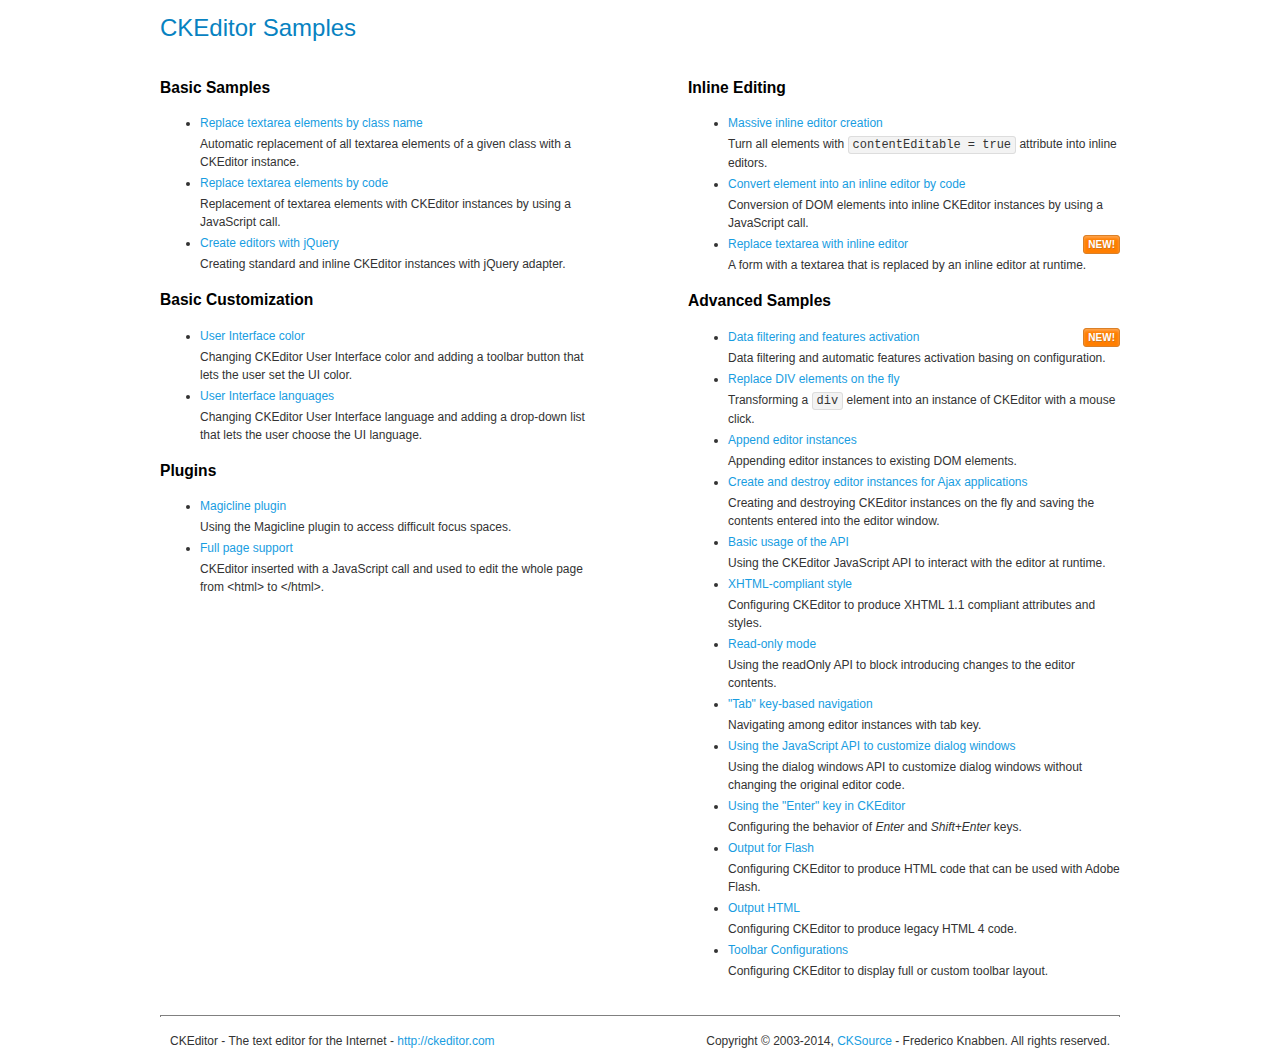
<file: public/dashboard/assets/vendors/ckeditor/samples/index.html>
<!DOCTYPE html>
<!--
Copyright (c) 2003-2014, CKSource - Frederico Knabben. All rights reserved.
For licensing, see LICENSE.md or http://ckeditor.com/license
-->
<html>
<head>
	<meta charset="utf-8">
	<title>CKEditor Samples</title>
	<link rel="stylesheet" href="sample.css">
</head>
<body>
	<h1 class="samples">
		CKEditor Samples
	</h1>
	<div class="twoColumns">
		<div class="twoColumnsLeft">
			<h2 class="samples">
				Basic Samples
			</h2>
			<dl class="samples">
				<dt><a class="samples" href="replacebyclass.html">Replace textarea elements by class name</a></dt>
				<dd>Automatic replacement of all textarea elements of a given class with a CKEditor instance.</dd>

				<dt><a class="samples" href="replacebycode.html">Replace textarea elements by code</a></dt>
				<dd>Replacement of textarea elements with CKEditor instances by using a JavaScript call.</dd>

				<dt><a class="samples" href="jquery.html">Create editors with jQuery</a></dt>
				<dd>Creating standard and inline CKEditor instances with jQuery adapter.</dd>
			</dl>

			<h2 class="samples">
				Basic Customization
			</h2>
			<dl class="samples">
				<dt><a class="samples" href="uicolor.html">User Interface color</a></dt>
				<dd>Changing CKEditor User Interface color and adding a toolbar button that lets the user set the UI color.</dd>

				<dt><a class="samples" href="uilanguages.html">User Interface languages</a></dt>
				<dd>Changing CKEditor User Interface language and adding a drop-down list that lets the user choose the UI language.</dd>
			</dl>


			<h2 class="samples">Plugins</h2>
<dl class="samples">
<dt><a class="samples" href="plugins/magicline/magicline.html">Magicline plugin</a></dt>
<dd>Using the Magicline plugin to access difficult focus spaces.</dd>

<dt><a class="samples" href="plugins/wysiwygarea/fullpage.html">Full page support</a></dt>
<dd>CKEditor inserted with a JavaScript call and used to edit the whole page from &lt;html&gt; to &lt;/html&gt;.</dd>
</dl>
		</div>
		<div class="twoColumnsRight">
			<h2 class="samples">
				Inline Editing
			</h2>
			<dl class="samples">
				<dt><a class="samples" href="inlineall.html">Massive inline editor creation</a></dt>
				<dd>Turn all elements with <code>contentEditable = true</code> attribute into inline editors.</dd>

				<dt><a class="samples" href="inlinebycode.html">Convert element into an inline editor by code</a></dt>
				<dd>Conversion of DOM elements into inline CKEditor instances by using a JavaScript call.</dd>

				<dt><a class="samples" href="inlinetextarea.html">Replace textarea with inline editor</a> <span class="new">New!</span></dt>
				<dd>A form with a textarea that is replaced by an inline editor at runtime.</dd>

				
			</dl>

			<h2 class="samples">
				Advanced Samples
			</h2>
			<dl class="samples">
				<dt><a class="samples" href="datafiltering.html">Data filtering and features activation</a> <span class="new">New!</span></dt>
				<dd>Data filtering and automatic features activation basing on configuration.</dd>

				<dt><a class="samples" href="divreplace.html">Replace DIV elements on the fly</a></dt>
				<dd>Transforming a <code>div</code> element into an instance of CKEditor with a mouse click.</dd>

				<dt><a class="samples" href="appendto.html">Append editor instances</a></dt>
				<dd>Appending editor instances to existing DOM elements.</dd>

				<dt><a class="samples" href="ajax.html">Create and destroy editor instances for Ajax applications</a></dt>
				<dd>Creating and destroying CKEditor instances on the fly and saving the contents entered into the editor window.</dd>

				<dt><a class="samples" href="api.html">Basic usage of the API</a></dt>
				<dd>Using the CKEditor JavaScript API to interact with the editor at runtime.</dd>

				<dt><a class="samples" href="xhtmlstyle.html">XHTML-compliant style</a></dt>
				<dd>Configuring CKEditor to produce XHTML 1.1 compliant attributes and styles.</dd>

				<dt><a class="samples" href="readonly.html">Read-only mode</a></dt>
				<dd>Using the readOnly API to block introducing changes to the editor contents.</dd>

				<dt><a class="samples" href="tabindex.html">"Tab" key-based navigation</a></dt>
				<dd>Navigating among editor instances with tab key.</dd>


				
<dt><a class="samples" href="plugins/dialog/dialog.html">Using the JavaScript API to customize dialog windows</a></dt>
<dd>Using the dialog windows API to customize dialog windows without changing the original editor code.</dd>

<dt><a class="samples" href="plugins/enterkey/enterkey.html">Using the &quot;Enter&quot; key in CKEditor</a></dt>
<dd>Configuring the behavior of <em>Enter</em> and <em>Shift+Enter</em> keys.</dd>

<dt><a class="samples" href="plugins/htmlwriter/outputforflash.html">Output for Flash</a></dt>
<dd>Configuring CKEditor to produce HTML code that can be used with Adobe Flash.</dd>

<dt><a class="samples" href="plugins/htmlwriter/outputhtml.html">Output HTML</a></dt>
<dd>Configuring CKEditor to produce legacy HTML 4 code.</dd>

<dt><a class="samples" href="plugins/toolbar/toolbar.html">Toolbar Configurations</a></dt>
<dd>Configuring CKEditor to display full or custom toolbar layout.</dd>

			</dl>
		</div>
	</div>
	<div id="footer">
		<hr>
		<p>
			CKEditor - The text editor for the Internet - <a class="samples" href="http://ckeditor.com/">http://ckeditor.com</a>
		</p>
		<p id="copy">
			Copyright &copy; 2003-2014, <a class="samples" href="http://cksource.com/">CKSource</a> - Frederico Knabben. All rights reserved.
		</p>
	</div>
</body>
</html>
</file>
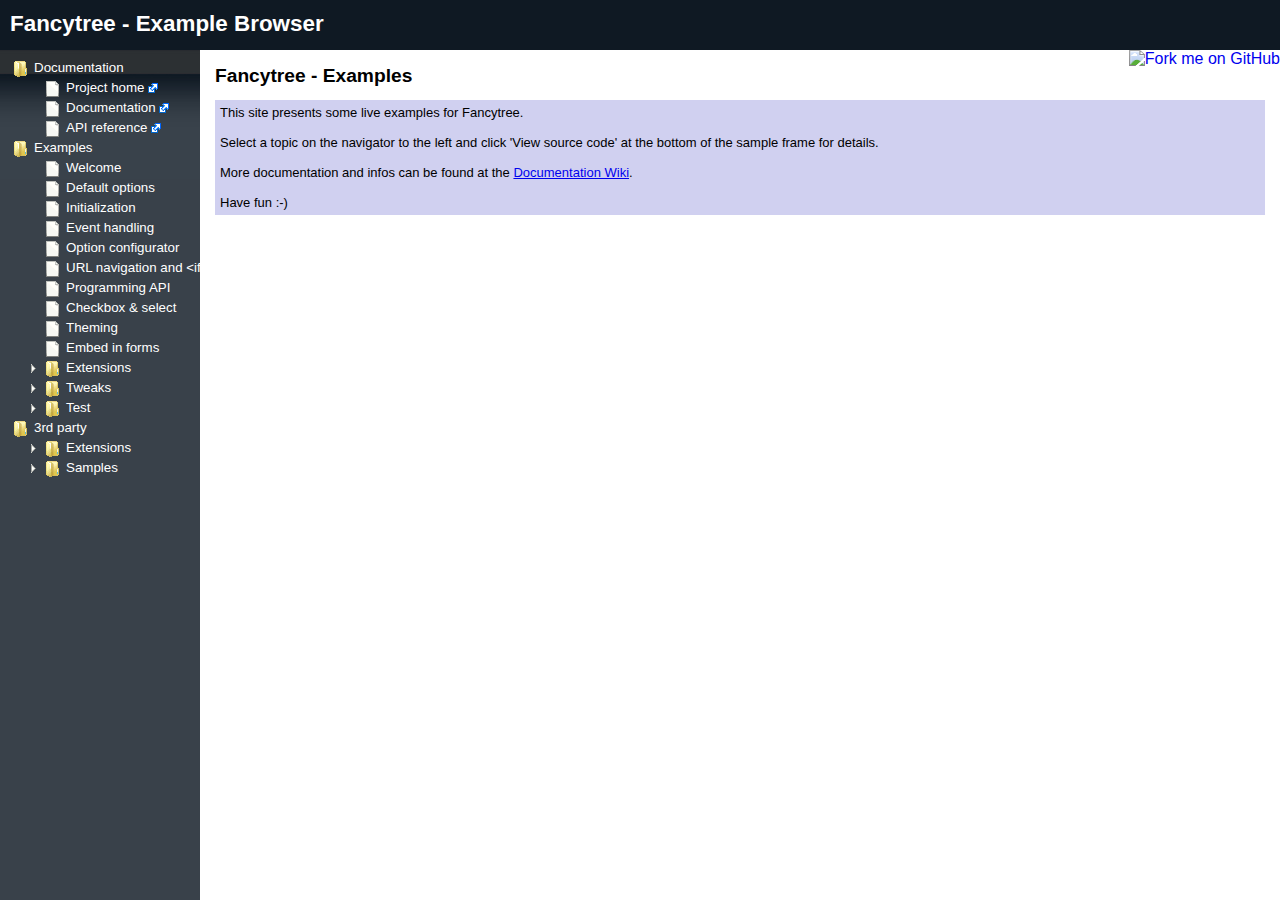
<file: public/dashboard/assets/vendors/fancytree/demo/index.html>
<!DOCTYPE HTML PUBLIC "-//W3C//DTD HTML 4.01 Frameset//EN" "http://www.w3.org/TR/html4/frameset.dtd">
<html>
<head>
	<meta http-equiv="content-type" content="text/html; charset=ISO-8859-1">
	<meta name="robots" content="noindex,follow">
	<script src="../lib/jquery.js" type="text/javascript"></script>
	<script src="sample.js" type="text/javascript"></script>
	<title>Fancytree - Example Browser</title>
</head>
<frameset rows="50,1*" frameborder="no" framespacing="0">
	<frame src="top.html" name="top" scrolling="NO" noresize
		marginwidth="0" marginheight="0">
	<frameset cols="200,1*" >
		<frame src="nav.html" name="nav" scrolling="NO"
			marginwidth="0" marginheight="0">
		<frame src="welcome.html" name="content">
	</frameset>
</frameset>

<noframes>
	<body>
		<p>This page requires frames.</p>
	</body>
</noframes>
</html>
</file>
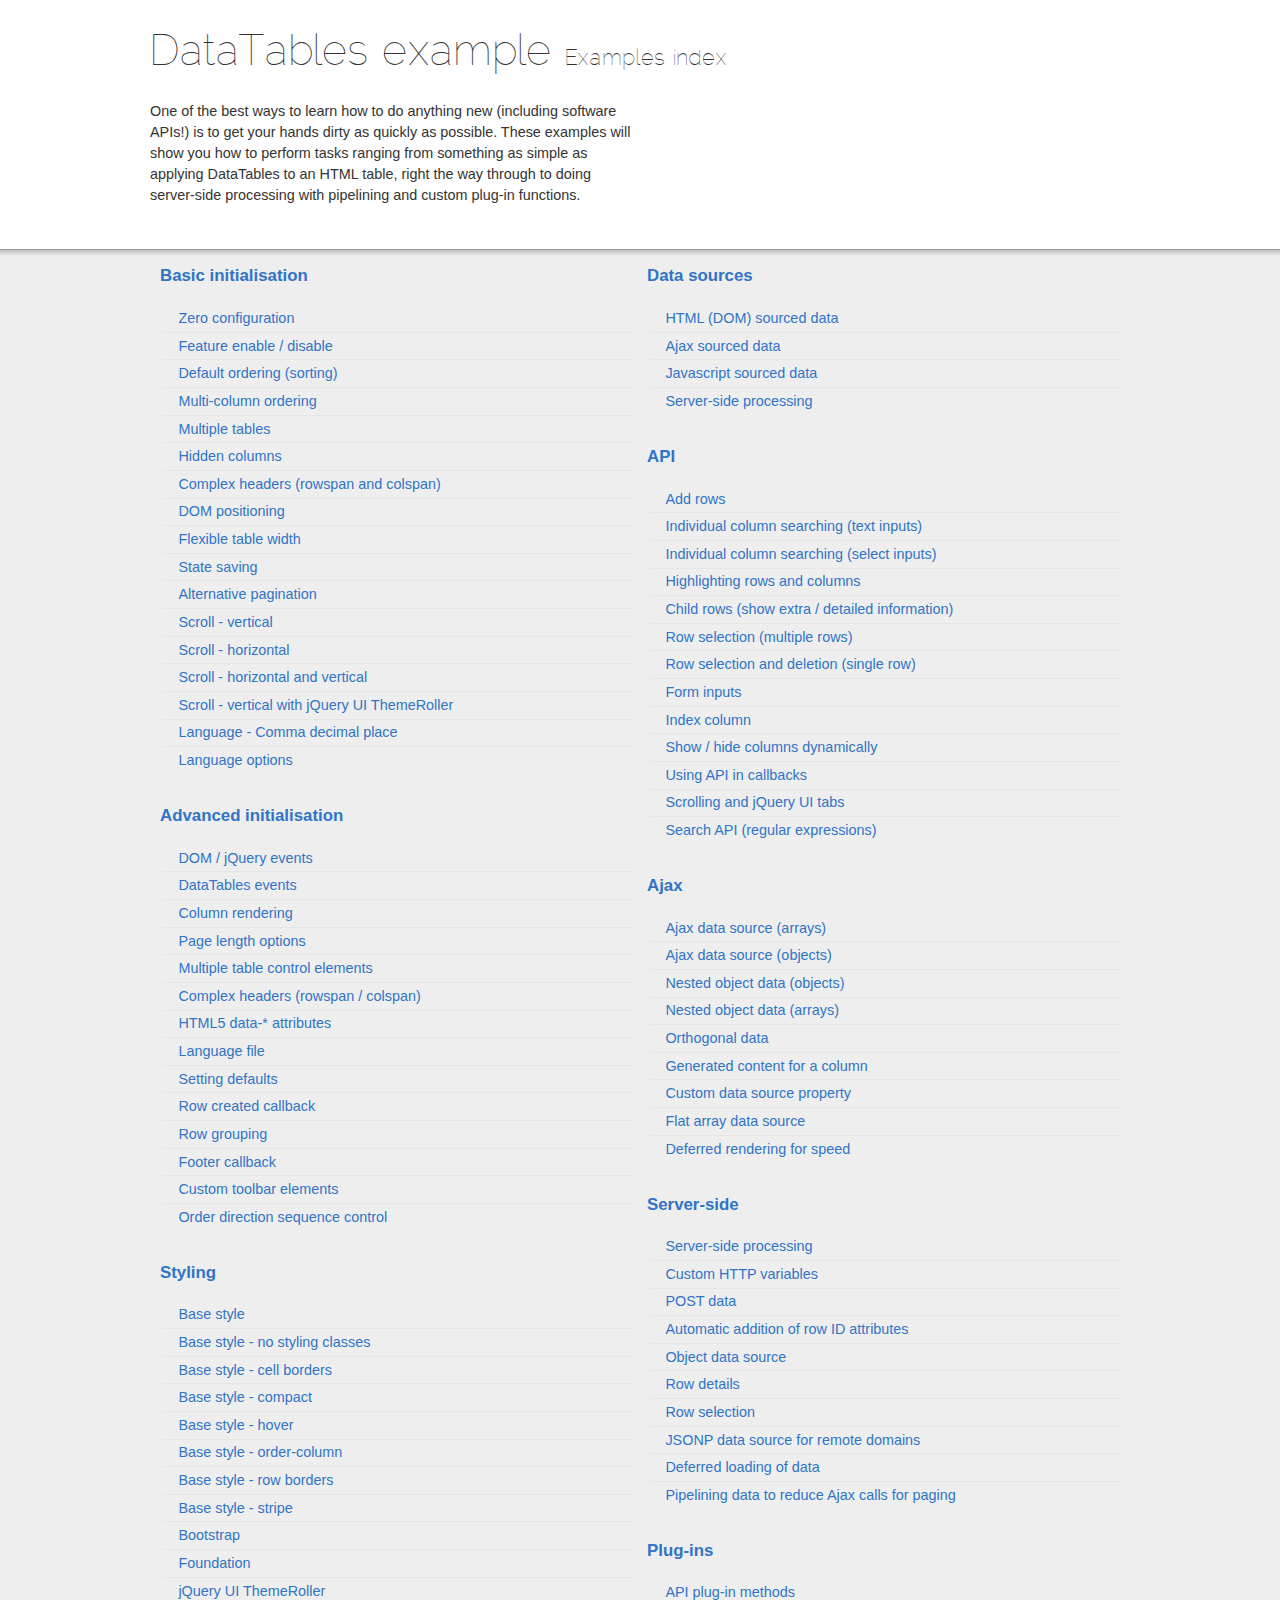
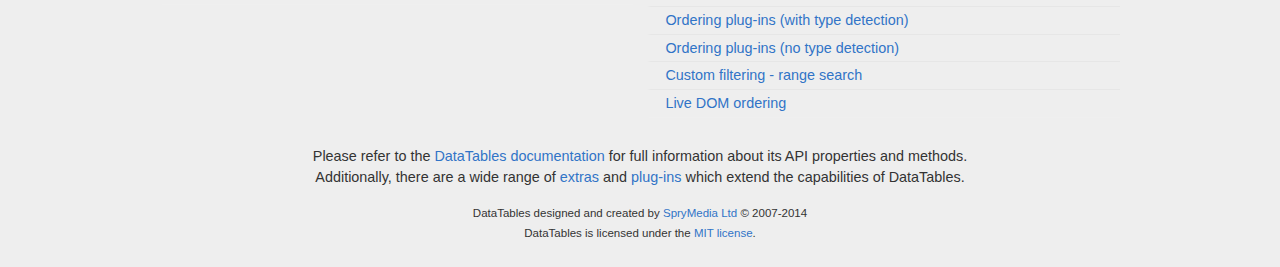
<file: public/dashboard/global/vendors/datatables/examples/index.html>
<!DOCTYPE html>
<html>
<head>
	<meta charset="utf-8">
	<link rel="shortcut icon" type="image/ico" href="http://www.datatables.net/favicon.ico">
	<meta name="viewport" content="initial-scale=1.0, maximum-scale=2.0">
	<link rel="stylesheet" type="text/css" href="./resources/syntax/shCore.css">
	<link rel="stylesheet" type="text/css" href="./resources/demo.css">
	<script type="text/javascript" language="javascript" src="../media/js/jquery.js"></script>
	<script type="text/javascript" language="javascript" src="./resources/syntax/shCore.js"></script>
	<script type="text/javascript" language="javascript" src="./resources/demo.js"></script>

	<title>DataTables examples - Examples index</title>
</head>

<body class="dt-example">
	<div class="container">
		<section>
			<h1>DataTables example <span>Examples index</span></h1>

			<div class="info">
				<p>One of the best ways to learn how to do anything new (including software APIs!) is to get your hands
				dirty as quickly as possible. These examples will show you how to perform tasks ranging from something
				as simple as applying DataTables to an HTML table, right the way through to doing server-side
				processing with pipelining and custom plug-in functions.</p>
			</div>
		</section>
	</div>

	<section>
		<div class="footer">
			<div class="gradient"></div>

			<div class="liner">
				<div class="toc">
					<div class="toc-group">
						<h3><a href="./basic_init/index.html">Basic initialisation</a></h3>
						<ul class="toc">
							<li><a href="./basic_init/zero_configuration.html">Zero configuration</a></li>
							<li><a href="./basic_init/filter_only.html">Feature enable / disable</a></li>
							<li><a href="./basic_init/table_sorting.html">Default ordering (sorting)</a></li>
							<li><a href="./basic_init/multi_col_sort.html">Multi-column ordering</a></li>
							<li><a href="./basic_init/multiple_tables.html">Multiple tables</a></li>
							<li><a href="./basic_init/hidden_columns.html">Hidden columns</a></li>
							<li><a href="./basic_init/complex_header.html">Complex headers (rowspan and
							colspan)</a></li>
							<li><a href="./basic_init/dom.html">DOM positioning</a></li>
							<li><a href="./basic_init/flexible_width.html">Flexible table width</a></li>
							<li><a href="./basic_init/state_save.html">State saving</a></li>
							<li><a href="./basic_init/alt_pagination.html">Alternative pagination</a></li>
							<li><a href="./basic_init/scroll_y.html">Scroll - vertical</a></li>
							<li><a href="./basic_init/scroll_x.html">Scroll - horizontal</a></li>
							<li><a href="./basic_init/scroll_xy.html">Scroll - horizontal and vertical</a></li>
							<li><a href="./basic_init/scroll_y_theme.html">Scroll - vertical with jQuery UI
							ThemeRoller</a></li>
							<li><a href="./basic_init/comma-decimal.html">Language - Comma decimal place</a></li>
							<li><a href="./basic_init/language.html">Language options</a></li>
						</ul>
					</div>

					<div class="toc-group">
						<h3><a href="./advanced_init/index.html">Advanced initialisation</a></h3>
						<ul class="toc">
							<li><a href="./advanced_init/events_live.html">DOM / jQuery events</a></li>
							<li><a href="./advanced_init/dt_events.html">DataTables events</a></li>
							<li><a href="./advanced_init/column_render.html">Column rendering</a></li>
							<li><a href="./advanced_init/length_menu.html">Page length options</a></li>
							<li><a href="./advanced_init/dom_multiple_elements.html">Multiple table control
							elements</a></li>
							<li><a href="./advanced_init/complex_header.html">Complex headers (rowspan /
							colspan)</a></li>
							<li><a href="./advanced_init/html5-data-attributes.html">HTML5 data-* attributes</a></li>
							<li><a href="./advanced_init/language_file.html">Language file</a></li>
							<li><a href="./advanced_init/defaults.html">Setting defaults</a></li>
							<li><a href="./advanced_init/row_callback.html">Row created callback</a></li>
							<li><a href="./advanced_init/row_grouping.html">Row grouping</a></li>
							<li><a href="./advanced_init/footer_callback.html">Footer callback</a></li>
							<li><a href="./advanced_init/dom_toolbar.html">Custom toolbar elements</a></li>
							<li><a href="./advanced_init/sort_direction_control.html">Order direction sequence
							control</a></li>
						</ul>
					</div>

					<div class="toc-group">
						<h3><a href="./styling/index.html">Styling</a></h3>
						<ul class="toc">
							<li><a href="./styling/display.html">Base style</a></li>
							<li><a href="./styling/no-classes.html">Base style - no styling classes</a></li>
							<li><a href="./styling/cell-border.html">Base style - cell borders</a></li>
							<li><a href="./styling/compact.html">Base style - compact</a></li>
							<li><a href="./styling/hover.html">Base style - hover</a></li>
							<li><a href="./styling/order-column.html">Base style - order-column</a></li>
							<li><a href="./styling/row-border.html">Base style - row borders</a></li>
							<li><a href="./styling/stripe.html">Base style - stripe</a></li>
							<li><a href="./styling/bootstrap.html">Bootstrap</a></li>
							<li><a href="./styling/foundation.html">Foundation</a></li>
							<li><a href="./styling/jqueryUI.html">jQuery UI ThemeRoller</a></li>
						</ul>
					</div>

					<div class="toc-group">
						<h3><a href="./data_sources/index.html">Data sources</a></h3>
						<ul class="toc">
							<li><a href="./data_sources/dom.html">HTML (DOM) sourced data</a></li>
							<li><a href="./data_sources/ajax.html">Ajax sourced data</a></li>
							<li><a href="./data_sources/js_array.html">Javascript sourced data</a></li>
							<li><a href="./data_sources/server_side.html">Server-side processing</a></li>
						</ul>
					</div>

					<div class="toc-group">
						<h3><a href="./api/index.html">API</a></h3>
						<ul class="toc">
							<li><a href="./api/add_row.html">Add rows</a></li>
							<li><a href="./api/multi_filter.html">Individual column searching (text inputs)</a></li>
							<li><a href="./api/multi_filter_select.html">Individual column searching (select
							inputs)</a></li>
							<li><a href="./api/highlight.html">Highlighting rows and columns</a></li>
							<li><a href="./api/row_details.html">Child rows (show extra / detailed
							information)</a></li>
							<li><a href="./api/select_row.html">Row selection (multiple rows)</a></li>
							<li><a href="./api/select_single_row.html">Row selection and deletion (single row)</a></li>
							<li><a href="./api/form.html">Form inputs</a></li>
							<li><a href="./api/counter_columns.html">Index column</a></li>
							<li><a href="./api/show_hide.html">Show / hide columns dynamically</a></li>
							<li><a href="./api/api_in_init.html">Using API in callbacks</a></li>
							<li><a href="./api/tabs_and_scrolling.html">Scrolling and jQuery UI tabs</a></li>
							<li><a href="./api/regex.html">Search API (regular expressions)</a></li>
						</ul>
					</div>

					<div class="toc-group">
						<h3><a href="./ajax/index.html">Ajax</a></h3>
						<ul class="toc">
							<li><a href="./ajax/simple.html">Ajax data source (arrays)</a></li>
							<li><a href="./ajax/objects.html">Ajax data source (objects)</a></li>
							<li><a href="./ajax/deep.html">Nested object data (objects)</a></li>
							<li><a href="./ajax/objects_subarrays.html">Nested object data (arrays)</a></li>
							<li><a href="./ajax/orthogonal-data.html">Orthogonal data</a></li>
							<li><a href="./ajax/null_data_source.html">Generated content for a column</a></li>
							<li><a href="./ajax/custom_data_property.html">Custom data source property</a></li>
							<li><a href="./ajax/custom_data_flat.html">Flat array data source</a></li>
							<li><a href="./ajax/defer_render.html">Deferred rendering for speed</a></li>
						</ul>
					</div>

					<div class="toc-group">
						<h3><a href="./server_side/index.html">Server-side</a></h3>
						<ul class="toc">
							<li><a href="./server_side/simple.html">Server-side processing</a></li>
							<li><a href="./server_side/custom_vars.html">Custom HTTP variables</a></li>
							<li><a href="./server_side/post.html">POST data</a></li>
							<li><a href="./server_side/ids.html">Automatic addition of row ID attributes</a></li>
							<li><a href="./server_side/object_data.html">Object data source</a></li>
							<li><a href="./server_side/row_details.html">Row details</a></li>
							<li><a href="./server_side/select_rows.html">Row selection</a></li>
							<li><a href="./server_side/jsonp.html">JSONP data source for remote domains</a></li>
							<li><a href="./server_side/defer_loading.html">Deferred loading of data</a></li>
							<li><a href="./server_side/pipeline.html">Pipelining data to reduce Ajax calls for
							paging</a></li>
						</ul>
					</div>

					<div class="toc-group">
						<h3><a href="./plug-ins/index.html">Plug-ins</a></h3>
						<ul class="toc">
							<li><a href="./plug-ins/api.html">API plug-in methods</a></li>
							<li><a href="./plug-ins/sorting_auto.html">Ordering plug-ins (with type detection)</a></li>
							<li><a href="./plug-ins/sorting_manual.html">Ordering plug-ins (no type detection)</a></li>
							<li><a href="./plug-ins/range_filtering.html">Custom filtering - range search</a></li>
							<li><a href="./plug-ins/dom_sort.html">Live DOM ordering</a></li>
						</ul>
					</div>
				</div>

				<div class="epilogue">
					<p>Please refer to the <a href="http://www.datatables.net">DataTables documentation</a> for full
					information about its API properties and methods.<br>
					Additionally, there are a wide range of <a href="http://www.datatables.net/extras">extras</a> and
					<a href="http://www.datatables.net/plug-ins">plug-ins</a> which extend the capabilities of
					DataTables.</p>

					<p class="copyright">DataTables designed and created by <a href=
					"http://www.sprymedia.co.uk">SpryMedia Ltd</a> &#169; 2007-2014<br>
					DataTables is licensed under the <a href="http://www.datatables.net/mit">MIT license</a>.</p>
				</div>
			</div>
		</div>
	</section>
</body>
</html>
</file>
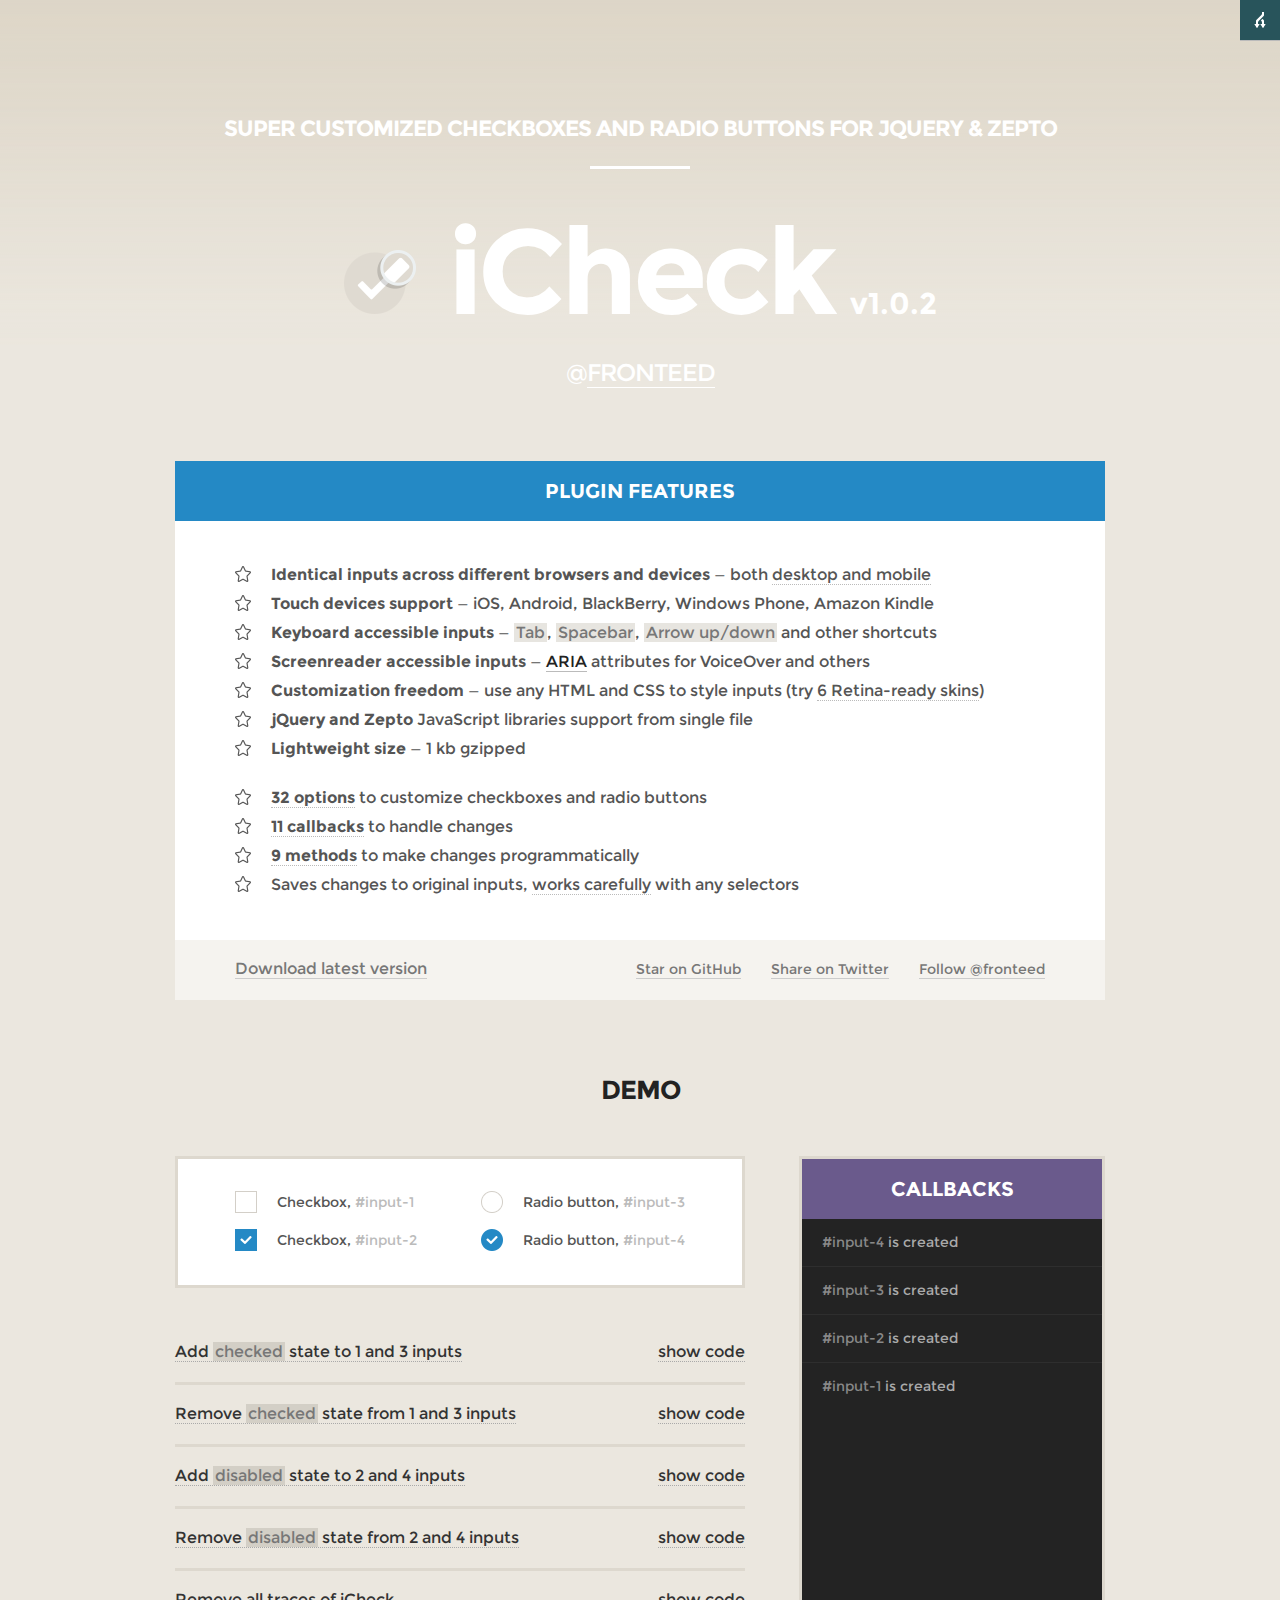
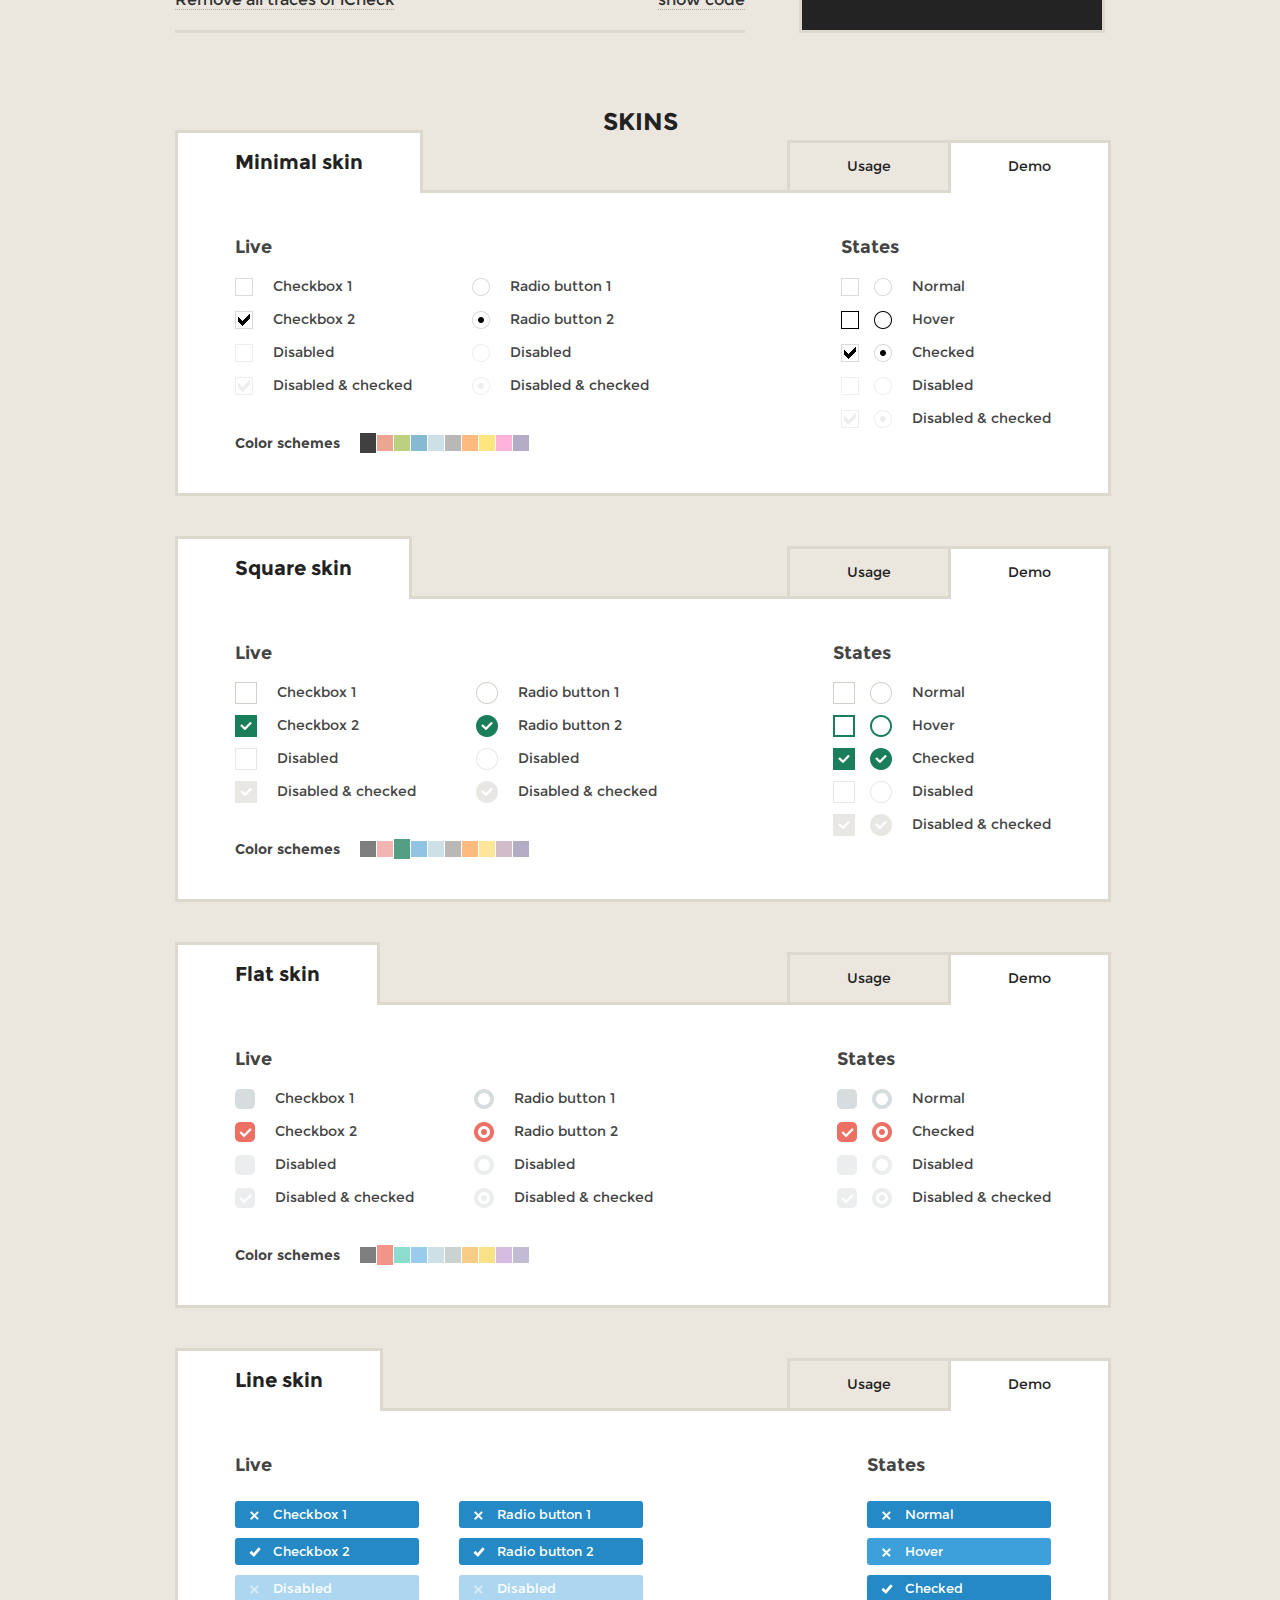
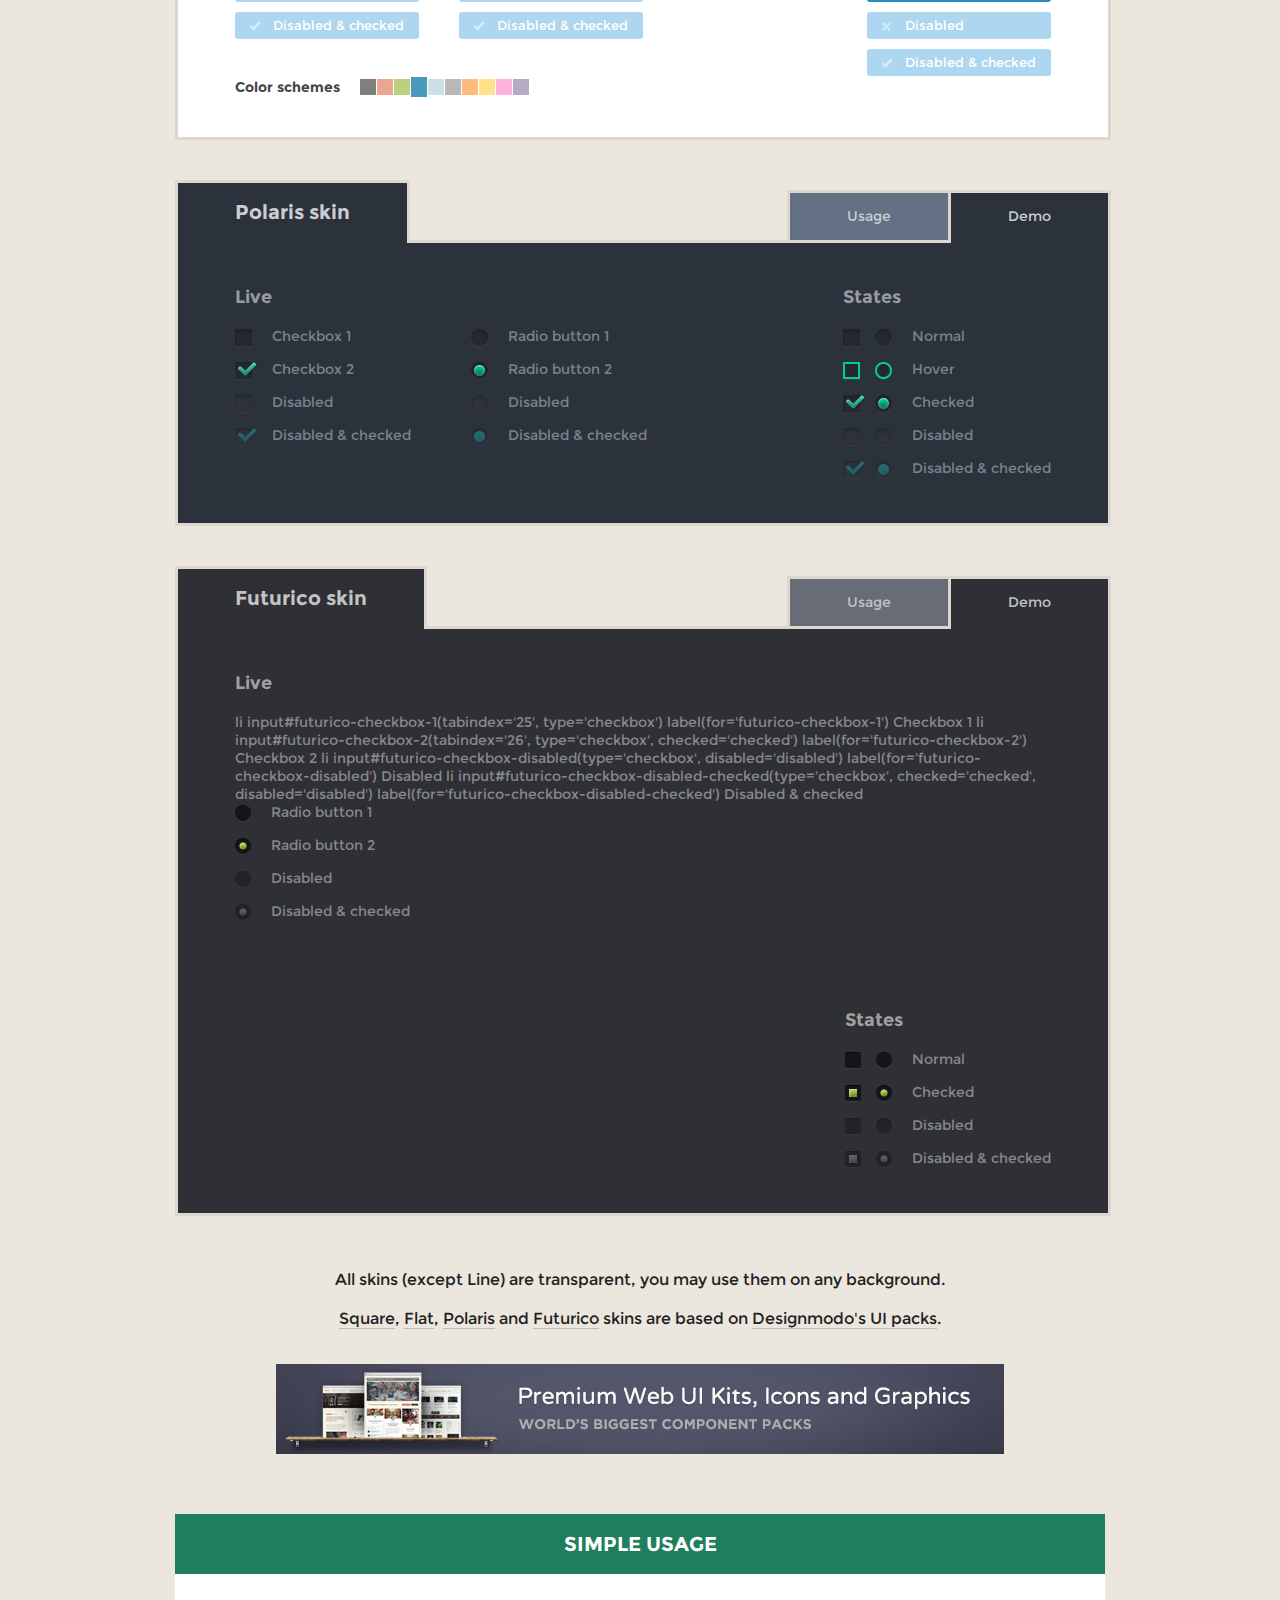
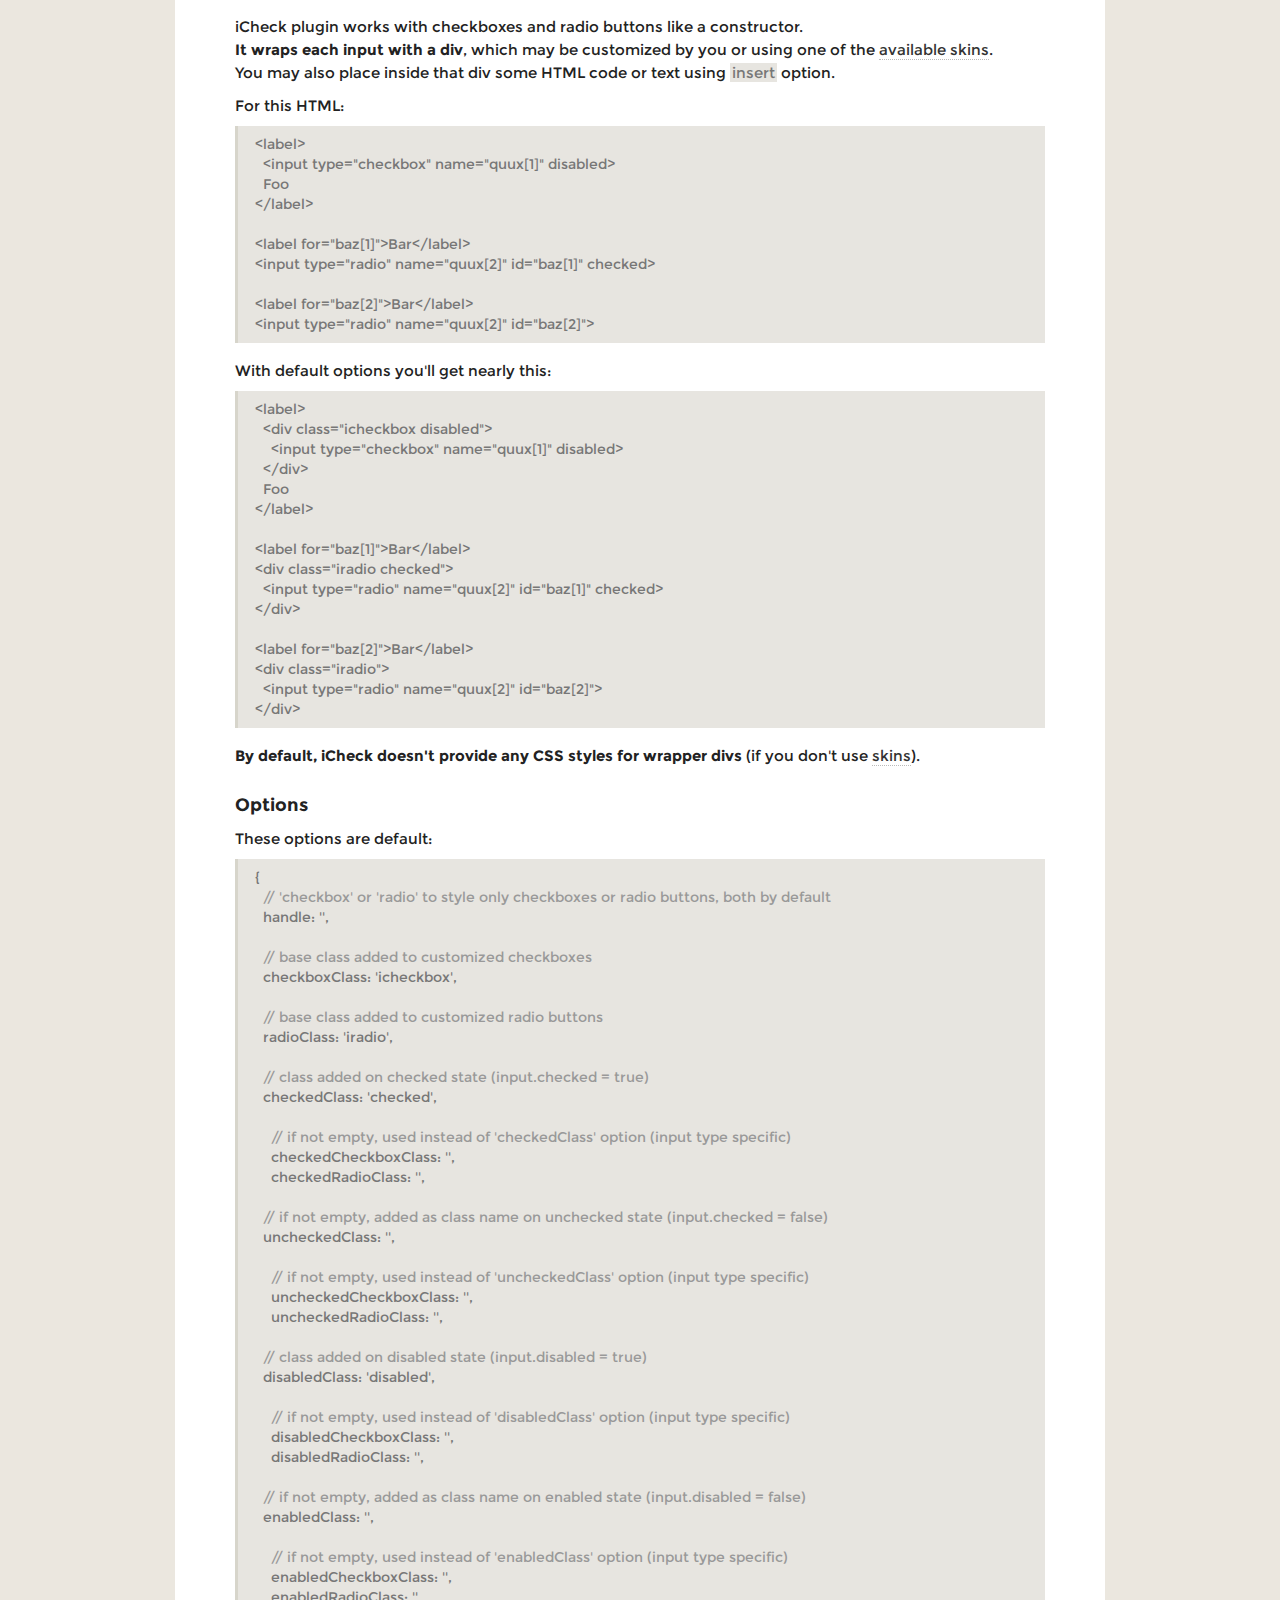
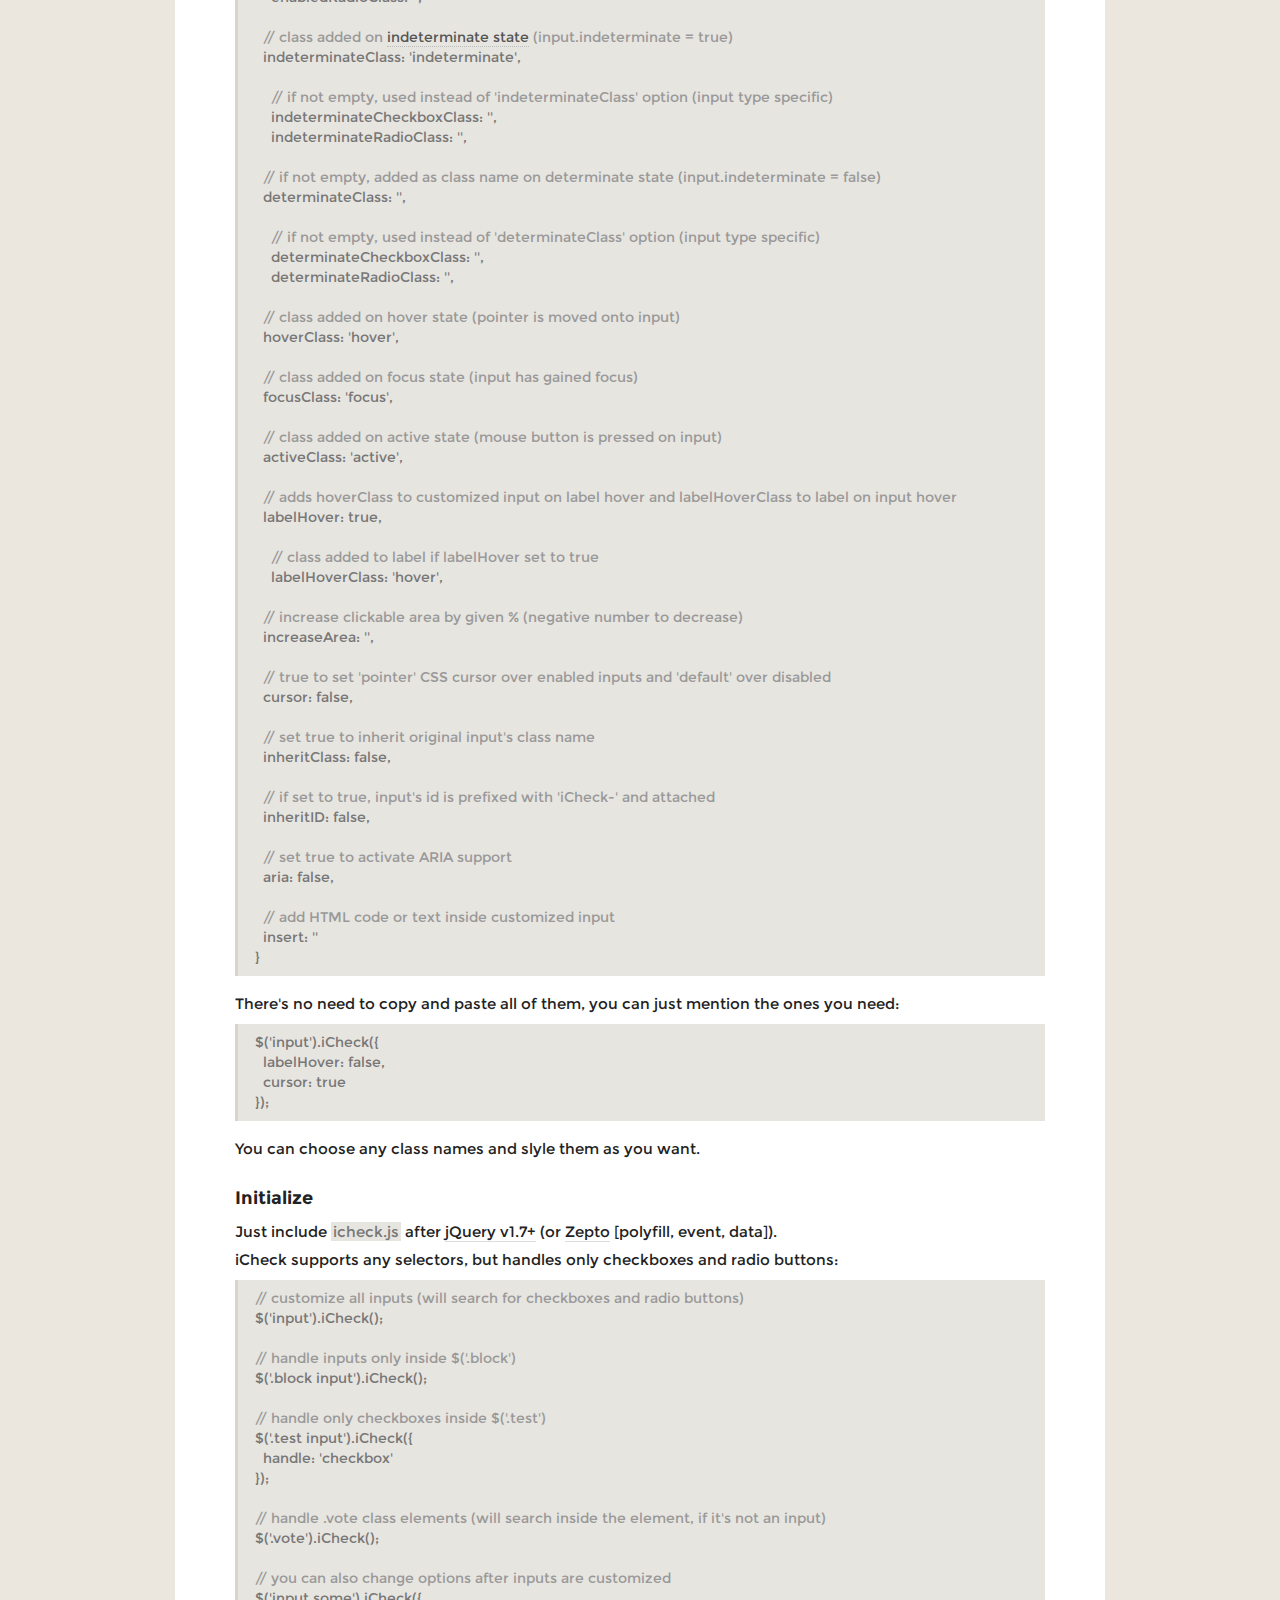
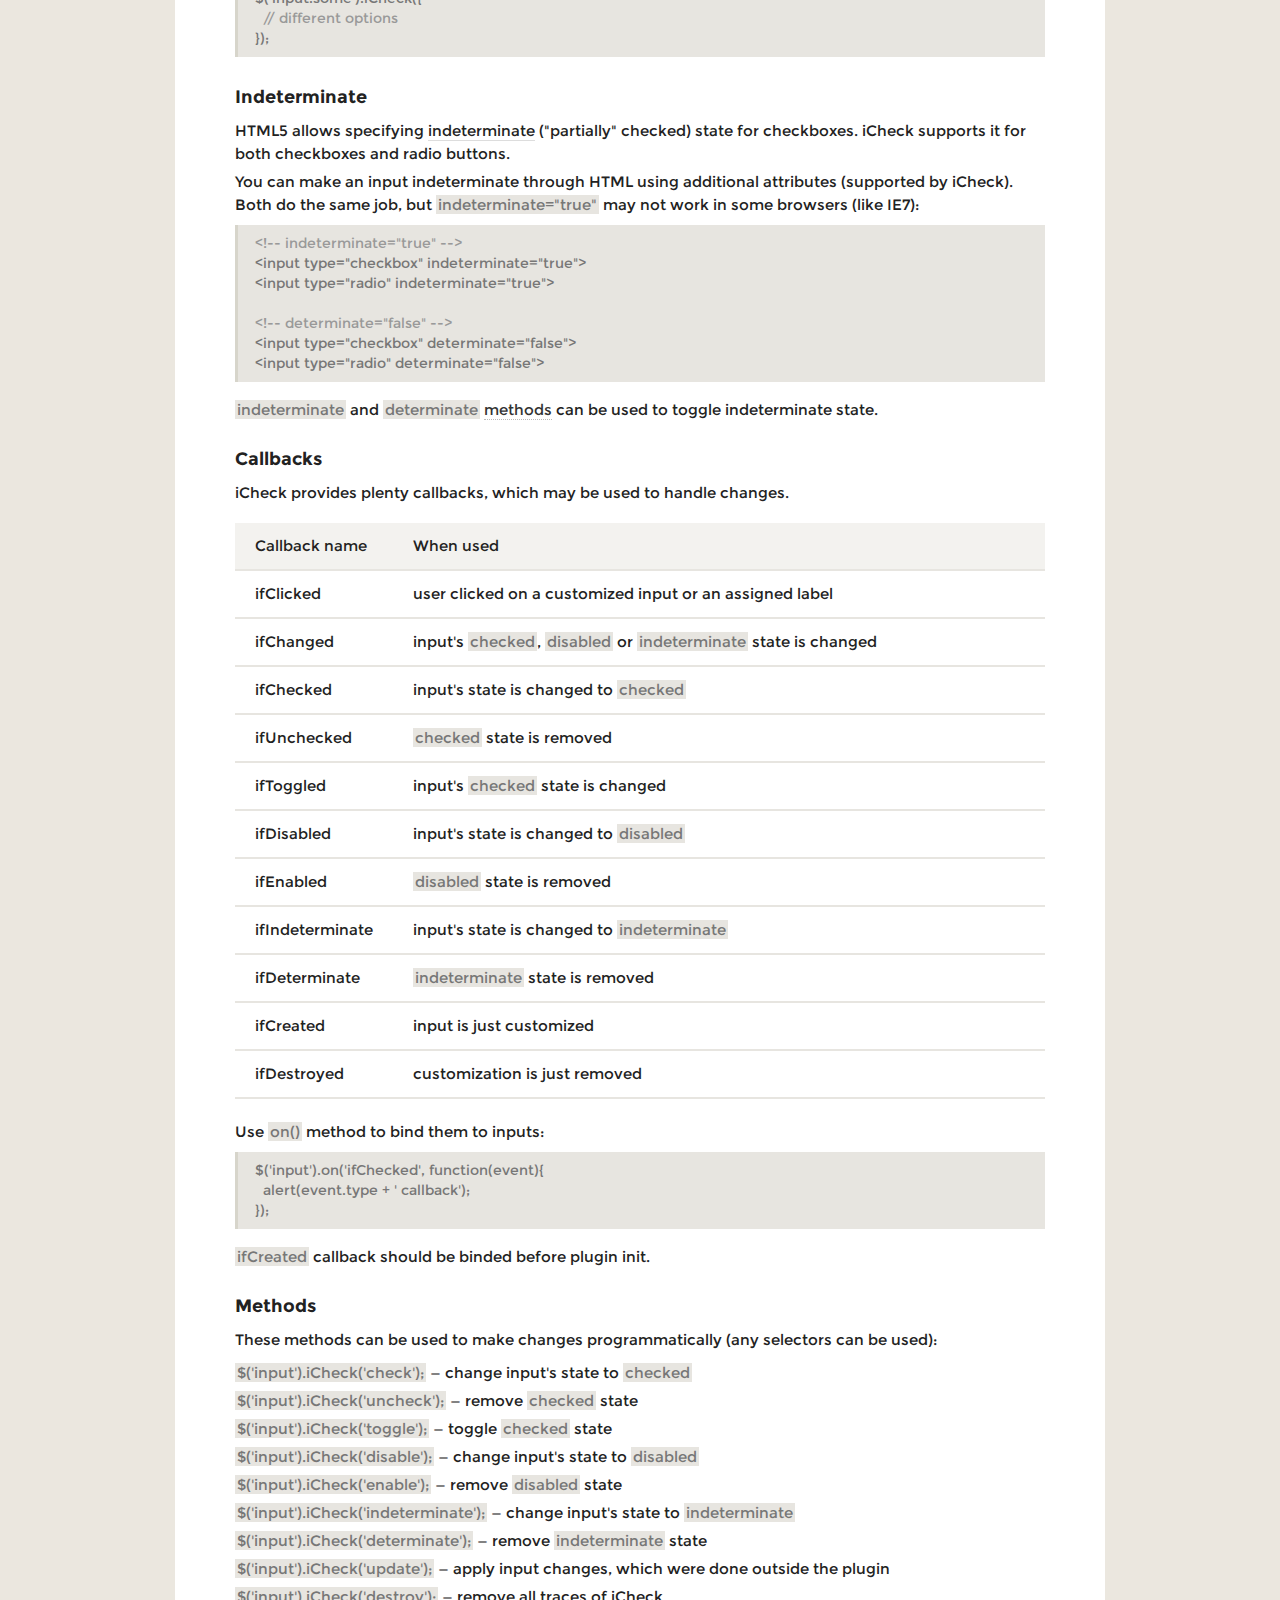
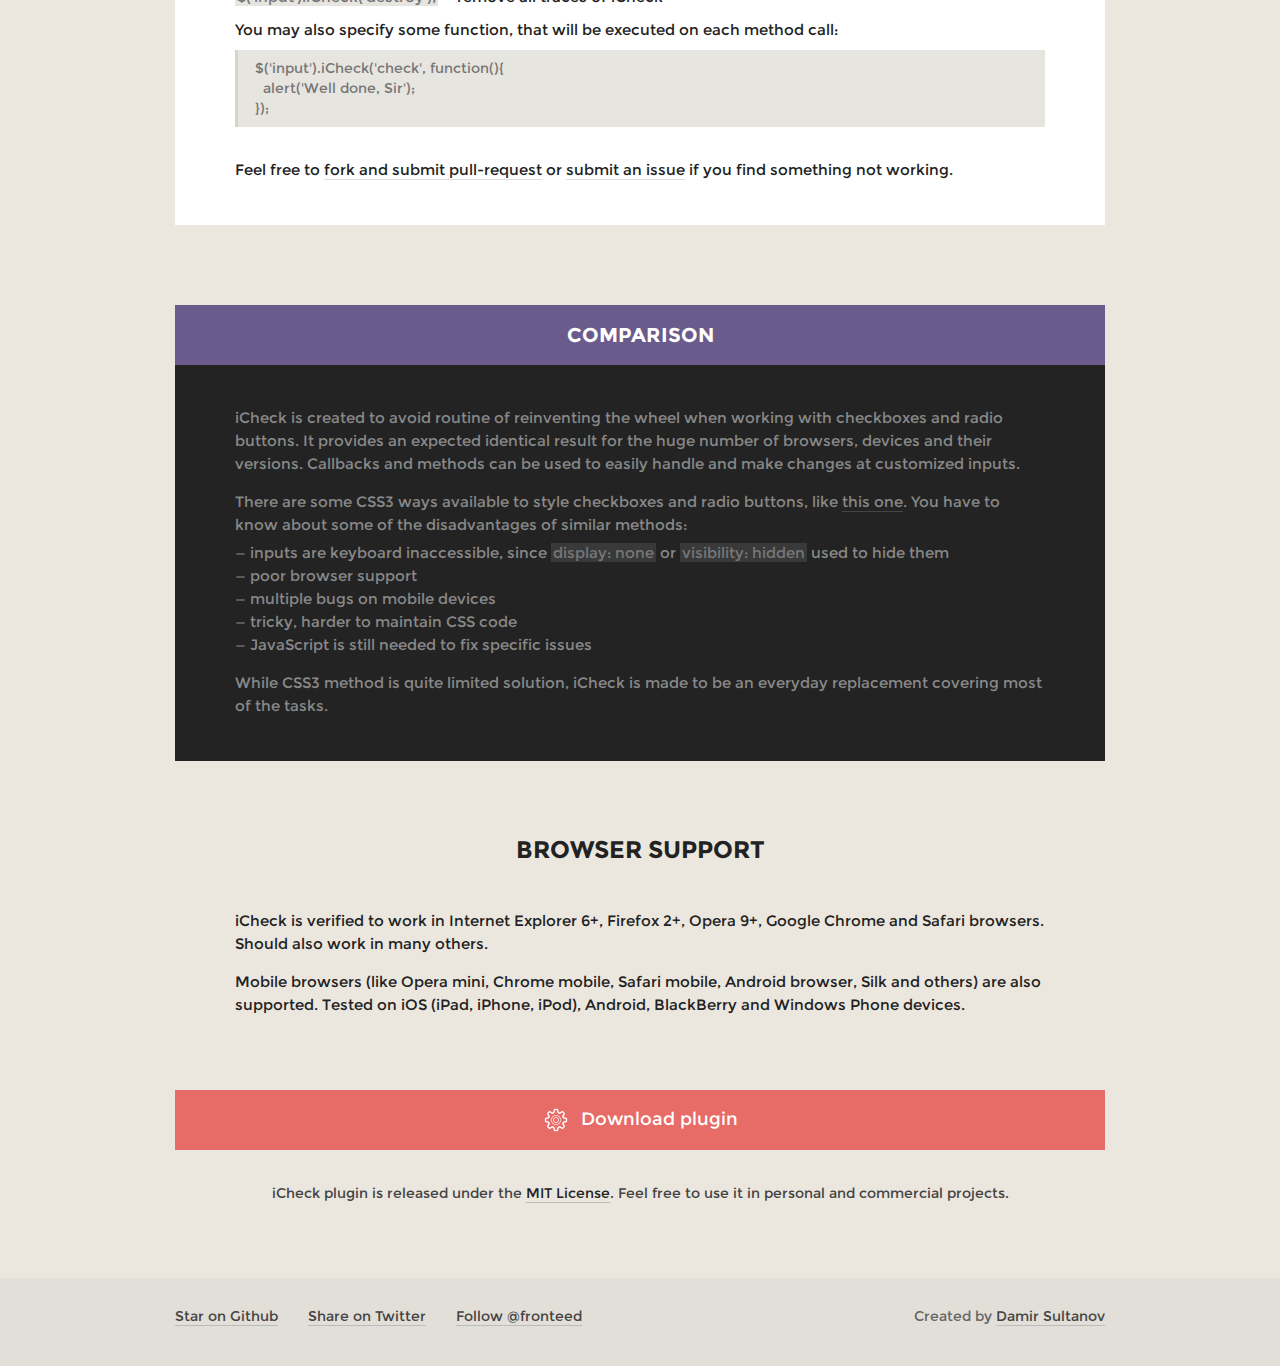
<file: public/dashboard/global/vendors/iCheck/demo/index.html>
<!DOCTYPE html>
<html lang="en">
<head>
  <title>Checkboxes and radio buttons customization (jQuery and Zepto) plugin</title>
  <meta charset="utf-8">
  <meta content="width=device-width" name="viewport">
  <link href="./css/custom.css?v=1.0.2" rel="stylesheet">
  <link href="../skins/all.css?v=1.0.2" rel="stylesheet">
  <script src="./js/jquery.js"></script>
  <script src="../icheck.js?v=1.0.2"></script>
  <script src="./js/custom.min.js?v=1.0.2"></script>
</head>
<body>
  <div class="layout clear">
    <div class="header">
      <h1>super customized checkboxes and radio buttons for jQuery &amp; Zepto</h1>
      <h3>iCheck <span>v1.0.2</span></h3>
      <strong>@<a href="http://twitter.com/fronteed/">Fronteed</a></strong>
    </div>
    <div class="features">
      <div class="arrows">
        <div class="bottom" data-to="demo"></div>
      </div>
      <h2>Plugin features</h2>
      <ul>
        <li>
          <strong>Identical inputs across different browsers and devices</strong> &mdash; both <span class="self" data-to="download">desktop and mobile</span>
        </li>
        <li>
          <strong>Touch devices support</strong> &mdash; iOS, Android, BlackBerry, Windows Phone, Amazon Kindle
        </li>
        <li>
          <strong>Keyboard accessible inputs</strong> &mdash; <span class="mark">Tab</span>, <span class="mark">Spacebar</span>, <span class="mark">Arrow up/down</span> and other shortcuts
        </li>
        <li>
          <strong>Screenreader accessible inputs</strong> &mdash; <a href="https://developer.mozilla.org/en-US/docs/Accessibility/ARIA" target="blank">ARIA</a> attributes for VoiceOver and others
        </li>
        <li>
          <strong>Customization freedom</strong> &mdash; use any HTML and CSS to style inputs (try <span class="self" data-to="skins">6 Retina-ready skins</span>)
        </li>
        <li>
          <strong>jQuery and Zepto</strong> JavaScript libraries support from single file
        </li>
        <li>
          <strong>Lightweight size</strong> &mdash; 1 kb gzipped
        </li>
        <li class="offset">
          <strong class="self" data-to="options">32 options</strong> to customize checkboxes and radio buttons
        </li>
        <li>
          <strong class="self" data-to="callbacks">11 callbacks</strong> to handle changes
        </li>
        <li>
          <strong class="self" data-to="methods">9 methods</strong> to make changes programmatically
        </li>
        <li>
          Saves changes to original inputs, <span class="self" data-to="init">works carefully</span> with any selectors
        </li>
      </ul>
    </div>
    <div class="social clear">
      <ul class="left">
        <li>
          <a href="http://github.com/fronteed/iCheck/">Download latest version</a>
        </li>
      </ul>
      <ul class="right local">
        <li>
          <a href="http://twitter.com/fronteed/">Follow @fronteed</a>
        </li>
        <li>
          <a href="https://twitter.com/intent/tweet?text=Highly customizable checkboxes and radio buttons&amp;url=http://fronteed.com/iCheck/&amp;via=fronteed&amp;hashtags=jQuery,Zepto">Share on Twitter</a>
        </li>
        <li>
          <a href="https://github.com/fronteed/iCheck">Star on GitHub</a>
        </li>
      </ul>
    </div>
    <div class="demo-holder">
      <h2 class="demo-title">Demo</h2>
      <div class="demo">
        <div class="arrows">
          <div class="top" data-to="features"></div>
          <div class="bottom" data-to="skins"></div>
        </div>
        <div class="demo-list clear">
          <ul>
            <li>
              <input tabindex="1" type="checkbox" id="input-1">
              <label for="input-1">Checkbox, <span>#input-1</span></label>
            </li>
            <li>
              <input tabindex="2" type="checkbox" id="input-2" checked>
              <label for="input-2">Checkbox, <span>#input-2</span></label>
            </li>
          </ul>
          <ul>
            <li>
              <input tabindex="3" type="radio" id="input-3" name="demo-radio">
              <label for="input-3">Radio button, <span>#input-3</span></label>
            </li>
            <li>
              <input tabindex="4" type="radio" id="input-4" name="demo-radio" checked>
              <label for="input-4">Radio button, <span>#input-4</span></label>
            </li>
          </ul>
          <script>
          $(document).ready(function(){
            var callbacks_list = $('.demo-callbacks ul');
            $('.demo-list input').on('ifCreated ifClicked ifChanged ifChecked ifUnchecked ifDisabled ifEnabled ifDestroyed', function(event){
              callbacks_list.prepend('<li><span>#' + this.id + '</span> is ' + event.type.replace('if', '').toLowerCase() + '</li>');
            }).iCheck({
              checkboxClass: 'icheckbox_square-blue',
              radioClass: 'iradio_square-blue',
              increaseArea: '20%'
            });
          });
          </script>
        </div>
        <dl class="demo-methods">
          <dt>
            <span class="self do-check">Add <span class="mark">checked</span> state to 1 and 3 inputs</span>
            <span class="code">
              <span class="self">show code</span>
            </span>
          </dt>
          <dd>
<pre class="markup">
$('#input-1, #input-3').iCheck('check');
</pre>
          </dd>
          <dt>
            <span class="self do-uncheck">Remove <span class="mark">checked</span> state from 1 and 3 inputs</span>
            <span class="code">
              <span class="self">show code</span>
            </span>
          </dt>
          <dd>
<pre class="markup">
$('#input-1, #input-3').iCheck('uncheck');
</pre>
          </dd>
          <dt>
            <span class="self do-disable">Add <span class="mark">disabled</span> state to 2 and 4 inputs</span>
            <span class="code">
              <span class="self">show code</span>
            </span>
          </dt>
          <dd>
<pre class="markup">
$('#input-2, #input-4').iCheck('disable');
</pre>
          </dd>
          <dt>
            <span class="self do-enable">Remove <span class="mark">disabled</span> state from 2 and 4 inputs</span>
            <span class="code">
              <span class="self">show code</span>
            </span>
          </dt>
          <dd>
<pre class="markup">
$('#input-2, #input-4').iCheck('enable');
</pre>
          </dd>
          <dt>
            <span class="self do-destroy">Remove all traces of iCheck</span>
            <span class="code">
              <span class="self">show code</span>
            </span>
          </dt>
          <dd>
<pre class="markup">
$('input').iCheck('destroy');
</pre>
          </dd>
        </dl>
        <div class="demo-callbacks">
          <h2>Callbacks</h2>
          <ul></ul>
        </div>
      </div>
    </div>
    <div class="skins">
      <h2>Skins</h2>
      <div class="skin skin-minimal">
        <div class="arrows">
          <div class="top" data-to="demo"></div>
          <div class="bottom" data-to="skin-square"></div>
        </div>
        <h3>Minimal skin</h3>
        <dl class="clear">
          <dd class="selected">
            <div class="skin-section">
              <h4>Live</h4>
              <ul class="list">
                <li>
                  <input tabindex="5" type="checkbox" id="minimal-checkbox-1">
                  <label for="minimal-checkbox-1">Checkbox 1</label>
                </li>
                <li>
                  <input tabindex="6" type="checkbox" id="minimal-checkbox-2" checked>
                  <label for="minimal-checkbox-2">Checkbox 2</label>
                </li>
                <li>
                  <input type="checkbox" id="minimal-checkbox-disabled" disabled>
                  <label for="minimal-checkbox-disabled">Disabled</label>
                </li>
                <li>
                  <input type="checkbox" id="minimal-checkbox-disabled-checked" checked disabled>
                  <label for="minimal-checkbox-disabled-checked">Disabled &amp; checked</label>
                </li>
              </ul>
              <ul class="list">
                <li>
                  <input tabindex="7" type="radio" id="minimal-radio-1" name="minimal-radio">
                  <label for="minimal-radio-1">Radio button 1</label>
                </li>
                <li>
                  <input tabindex="8" type="radio" id="minimal-radio-2" name="minimal-radio" checked>
                  <label for="minimal-radio-2">Radio button 2</label>
                </li>
                <li>
                  <input type="radio" id="minimal-radio-disabled" disabled>
                  <label for="minimal-radio-disabled">Disabled</label>
                </li>
                <li>
                  <input type="radio" id="minimal-radio-disabled-checked" checked disabled>
                  <label for="minimal-radio-disabled-checked">Disabled &amp; checked</label>
                </li>
              </ul>
				  <div class="colors clear">
					<strong>Color schemes</strong>
					<ul>
					  <li class="active" title="Black"></li>
					  <li class="red" title="Red"></li>
					  <li class="green" title="Green"></li>
					  <li class="blue" title="Blue"></li>
					  <li class="aero" title="Aero"></li>
					  <li class="grey" title="Grey"></li>
					  <li class="orange" title="Orange"></li>
					  <li class="yellow" title="Yellow"></li>
					  <li class="pink" title="Pink"></li>
					  <li class="purple" title="Purple"></li>
					</ul>
				  </div>
            </div>
            <div class="skin-section skin-states">
              <h4>States</h4>
              <ul class="list">
                <li>
                  <div class="state icheckbox_minimal"></div>
                  <div class="state iradio_minimal"></div>
                  Normal
                </li>
                <li>
                  <div class="state icheckbox_minimal hover"></div>
                  <div class="state iradio_minimal hover"></div>
                  Hover
                </li>
                <li>
                  <div class="state icheckbox_minimal checked"></div>
                  <div class="state iradio_minimal checked"></div>
                  Checked
                </li>
                <li>
                  <div class="state icheckbox_minimal disabled"></div>
                  <div class="state iradio_minimal disabled"></div>
                  Disabled
                </li>
                <li>
                  <div class="state icheckbox_minimal checked disabled"></div>
                  <div class="state iradio_minimal checked disabled"></div>
                  Disabled &amp; checked
                </li>
              </ul>
            </div>
            <script>
            $(document).ready(function(){
              $('.skin-minimal input').iCheck({
                checkboxClass: 'icheckbox_minimal',
                radioClass: 'iradio_minimal',
                increaseArea: '20%'
              });
            });
            </script>
          </dd>
          <dt class="selected">Demo</dt>
          <dd>
            <div class="skin-pre">
              <p>
                Make sure <a href="http://jquery.com" target="blank">jQuery v1.7+</a> (or <a href="http://github.com/madrobby/zepto#zepto-modules" target="blank">Zepto</a> [polyfill, event, data]) is loaded before the <span class="mark">icheck.js</span>.
              </p>
            </div>
            <ol class="skin-usage">
              <li>
                Choose a color scheme, there are 10 different styles available:
                <div class="schemes clear">
                  <ul>
                    <li><strong>Black</strong> &mdash; minimal.css</li>
                    <li><strong>Red</strong> &mdash; red.css</li>
                    <li><strong>Green</strong> &mdash; green.css</li>
                    <li><strong>Blue</strong> &mdash; blue.css</li>
                    <li><strong>Aero</strong> &mdash; aero.css</li>
                  </ul>
                  <ul>
                    <li><strong>Grey</strong> &mdash; grey.css</li>
                    <li><strong>Orange</strong> &mdash; orange.css</li>
                    <li><strong>Yellow</strong> &mdash; yellow.css</li>
                    <li><strong>Pink</strong> &mdash; pink.css</li>
                    <li><strong>Purple</strong> &mdash; purple.css</li>
                  </ul>
                </div>
              </li>
              <li>
                Copy <span class="mark">/skins/minimal/</span> folder and <span class="mark">icheck.js</span>  file to your site.
              </li>
              <li>
                <p>Insert before <span class="mark">&lt;/head></span> in your HTML (replace <span class="mark">your-path</span> and <span class="mark">color-scheme</span>):</p>
<pre class="markup">
&lt;link href="your-path/minimal/color-scheme.css" rel="stylesheet">
&lt;script src="your-path/icheck.js">&lt;/script>
</pre>
                <p>Example for a <strong>Red</strong> color scheme:</p>
<pre class="markup">
&lt;link href="your-path/minimal/red.css" rel="stylesheet">
&lt;script src="your-path/icheck.js">&lt;/script>
</pre>
              </li>
              <li>
                <p>Add some checkboxes and radio buttons to your HTML:</p>
<pre class="markup">
&lt;input type="checkbox">
&lt;input type="checkbox" checked>
&lt;input type="radio" name="iCheck">
&lt;input type="radio" name="iCheck" checked>
</pre>
              </li>
              <li>
                <p>Add JavaScript to your HTML to launch iCheck plugin:</p>
<pre class="markup">
&lt;script>
$(document).ready(function(){
  $('input').iCheck({
    checkboxClass: 'icheckbox_minimal',
    radioClass: 'iradio_minimal',
    increaseArea: '20%' <span class="comment">// optional</span>
  });
});
&lt;/script>
</pre>
                <p>For different from black color schemes use this code (example for <strong>Red</strong>):</p>
<pre class="markup">
&lt;script>
$(document).ready(function(){
  $('input').iCheck({
    checkboxClass: 'icheckbox_minimal-red',
    radioClass: 'iradio_minimal-red',
    increaseArea: '20%' <span class="comment">// optional</span>
  });
});
&lt;/script>
</pre>
              </li>
              <li>Done.</li>
            </ol>
          </dd>
          <dt>Usage</dt>
        </dl>
      </div>
      <div class="skin skin-square">
        <div class="arrows">
          <div class="top" data-to="skin-minimal"></div>
          <div class="bottom" data-to="skin-flat"></div>
        </div>
        <h3>Square skin</h3>
        <dl class="clear">
          <dd class="selected">
            <div class="skin-section">
              <h4>Live</h4>
              <ul class="list">
                <li>
                  <input tabindex="9" type="checkbox" id="square-checkbox-1">
                  <label for="square-checkbox-1">Checkbox 1</label>
                </li>
                <li>
                  <input tabindex="10" type="checkbox" id="square-checkbox-2" checked>
                  <label for="square-checkbox-2">Checkbox 2</label>
                </li>
                <li>
                  <input type="checkbox" id="square-checkbox-disabled" disabled>
                  <label for="square-checkbox-disabled">Disabled</label>
                </li>
                <li>
                  <input type="checkbox" id="square-checkbox-disabled-checked" checked disabled>
                  <label for="square-checkbox-disabled-checked">Disabled &amp; checked</label>
                </li>
              </ul>
              <ul class="list">
                <li>
                  <input tabindex="11" type="radio" id="square-radio-1" name="square-radio">
                  <label for="square-radio-1">Radio button 1</label>
                </li>
                <li>
                  <input tabindex="12" type="radio" id="square-radio-2" name="square-radio" checked>
                  <label for="square-radio-2">Radio button 2</label>
                </li>
                <li>
                  <input type="radio" id="square-radio-disabled" disabled>
                  <label for="square-radio-disabled">Disabled</label>
                </li>
                <li>
                  <input type="radio" id="square-radio-disabled-checked" checked disabled>
                  <label for="square-radio-disabled-checked">Disabled &amp; checked</label>
                </li>
              </ul>
              <div class="colors clear">
                <strong>Color schemes</strong>
                <ul>
                  <li title="Black"></li>
                  <li class="red" title="Red"></li>
                  <li class="green active" title="Green"></li>
                  <li class="blue" title="Blue"></li>
                  <li class="aero" title="Aero"></li>
                  <li class="grey" title="Grey"></li>
                  <li class="orange" title="Orange"></li>
                  <li class="yellow" title="Yellow"></li>
                  <li class="pink" title="Pink"></li>
                  <li class="purple" title="Purple"></li>
                </ul>
              </div>
            </div>
            <div class="skin-section skin-states">
              <h4>States</h4>
              <ul class="list">
                <li>
                  <div class="state icheckbox_square-green"></div>
                  <div class="state iradio_square-green"></div>
                  Normal
                </li>
                <li>
                  <div class="state icheckbox_square-green hover"></div>
                  <div class="state iradio_square-green hover"></div>
                  Hover
                </li>
                <li>
                  <div class="state icheckbox_square-green checked"></div>
                  <div class="state iradio_square-green checked"></div>
                  Checked
                </li>
                <li>
                  <div class="state icheckbox_square-green disabled"></div>
                  <div class="state iradio_square-green disabled"></div>
                  Disabled
                </li>
                <li>
                  <div class="state icheckbox_square-green checked disabled"></div>
                  <div class="state iradio_square-green checked disabled"></div>
                  Disabled &amp; checked
                </li>
              </ul>
            </div>
            <script>
            $(document).ready(function(){
              $('.skin-square input').iCheck({
                checkboxClass: 'icheckbox_square-green',
                radioClass: 'iradio_square-green',
                increaseArea: '20%'
              });
            });
            </script>
          </dd>
          <dt class="selected">Demo</dt>
          <dd>
            <div class="skin-pre">
              <p>
                Make sure <a href="http://jquery.com" target="blank">jQuery v1.7+</a> (or <a href="http://github.com/madrobby/zepto#zepto-modules" target="blank">Zepto</a> [polyfill, event, data]) is loaded before the <span class="mark">icheck.js</span>.
              </p>
            </div>
            <ol class="skin-usage">
              <li>
                Choose a color scheme, there are 10 different styles available:
                <div class="schemes clear">
                  <ul>
                    <li><strong>Black</strong> &mdash; square.css</li>
                    <li><strong>Red</strong> &mdash; red.css</li>
                    <li><strong>Green</strong> &mdash; green.css</li>
                    <li><strong>Blue</strong> &mdash; blue.css</li>
                    <li><strong>Aero</strong> &mdash; aero.css</li>
                  </ul>
                  <ul>
                    <li><strong>Grey</strong> &mdash; grey.css</li>
                    <li><strong>Orange</strong> &mdash; orange.css</li>
                    <li><strong>Yellow</strong> &mdash; yellow.css</li>
                    <li><strong>Pink</strong> &mdash; pink.css</li>
                    <li><strong>Purple</strong> &mdash; purple.css</li>
                  </ul>
                </div>
              </li>
              <li>
                Copy <span class="mark">/skins/square/</span> folder and <span class="mark">icheck.js</span> file to your site.
              </li>
              <li>
                <p>Insert before <span class="mark">&lt;/head></span> in your HTML (replace <span class="mark">your-path</span> and <span class="mark">color-scheme</span>):</p>
<pre class="markup">
&lt;link href="your-path/square/color-scheme.css" rel="stylesheet">
&lt;script src="your-path/icheck.js">&lt;/script>
</pre>
                <p>Example for a <strong>Red</strong> color scheme:</p>
<pre class="markup">
&lt;link href="your-path/square/red.css" rel="stylesheet">
&lt;script src="your-path/icheck.js">&lt;/script>
</pre>
              </li>
              <li>
                <p>Add some checkboxes and radio buttons to your HTML:</p>
<pre class="markup">
&lt;input type="checkbox">
&lt;input type="checkbox" checked>
&lt;input type="radio" name="iCheck">
&lt;input type="radio" name="iCheck" checked>
</pre>
              </li>
              <li>
                <p>Add JavaScript to your HTML to launch iCheck plugin:</p>
<pre class="markup">
&lt;script>
$(document).ready(function(){
  $('input').iCheck({
    checkboxClass: 'icheckbox_square',
    radioClass: 'iradio_square',
    increaseArea: '20%' <span class="comment">// optional</span>
  });
});
&lt;/script>
</pre>
                <p>For different from black color schemes use this code (example for <strong>Red</strong>):</p>
<pre class="markup">
&lt;script>
$(document).ready(function(){
  $('input').iCheck({
    checkboxClass: 'icheckbox_square-red',
    radioClass: 'iradio_square-red',
    increaseArea: '20%' <span class="comment">// optional</span>
  });
});
&lt;/script>
</pre>
              </li>
              <li>Done.</li>
            </ol>
          </dd>
          <dt>Usage</dt>
        </dl>
      </div>
      <div class="skin skin-flat">
        <div class="arrows">
          <div class="top" data-to="skin-square"></div>
          <div class="bottom" data-to="skin-line"></div>
        </div>
        <h3>Flat skin</h3>
        <dl class="clear">
          <dd class="selected">
            <div class="skin-section">
              <h4>Live</h4>
              <ul class="list">
                <li>
                  <input tabindex="13" type="checkbox" id="flat-checkbox-1">
                  <label for="flat-checkbox-1">Checkbox 1</label>
                </li>
                <li>
                  <input tabindex="14" type="checkbox" id="flat-checkbox-2" checked>
                  <label for="flat-checkbox-2">Checkbox 2</label>
                </li>
                <li>
                  <input type="checkbox" id="flat-checkbox-disabled" disabled>
                  <label for="flat-checkbox-disabled">Disabled</label>
                </li>
                <li>
                  <input type="checkbox" id="flat-checkbox-disabled-checked" checked disabled>
                  <label for="flat-checkbox-disabled-checked">Disabled &amp; checked</label>
                </li>
              </ul>
              <ul class="list">
                <li>
                  <input tabindex="15" type="radio" id="flat-radio-1" name="flat-radio">
                  <label for="flat-radio-1">Radio button 1</label>
                </li>
                <li>
                  <input tabindex="16" type="radio" id="flat-radio-2" name="flat-radio" checked>
                  <label for="flat-radio-2">Radio button 2</label>
                </li>
                <li>
                  <input type="radio" id="flat-radio-disabled" disabled>
                  <label for="flat-radio-disabled">Disabled</label>
                </li>
                <li>
                  <input type="radio" id="flat-radio-disabled-checked" checked disabled>
                  <label for="flat-radio-disabled-checked">Disabled &amp; checked</label>
                </li>
              </ul>
              <div class="colors clear">
                <strong>Color schemes</strong>
                <ul>
                  <li title="Black"></li>
                  <li class="red active" title="Red"></li>
                  <li class="green" title="Green"></li>
                  <li class="blue" title="Blue"></li>
                  <li class="aero" title="Aero"></li>
                  <li class="grey" title="Grey"></li>
                  <li class="orange" title="Orange"></li>
                  <li class="yellow" title="Yellow"></li>
                  <li class="pink" title="Pink"></li>
                  <li class="purple" title="Purple"></li>
                </ul>
              </div>
            </div>
            <div class="skin-section skin-states">
              <h4>States</h4>
              <ul class="list">
                <li>
                  <div class="state icheckbox_flat-red"></div>
                  <div class="state iradio_flat-red"></div>
                  Normal
                </li>
                <li>
                  <div class="state icheckbox_flat-red checked"></div>
                  <div class="state iradio_flat-red checked"></div>
                  Checked
                </li>
                <li>
                  <div class="state icheckbox_flat-red disabled"></div>
                  <div class="state iradio_flat-red disabled"></div>
                  Disabled
                </li>
                <li>
                  <div class="state icheckbox_flat-red checked disabled"></div>
                  <div class="state iradio_flat-red checked disabled"></div>
                  Disabled &amp; checked
                </li>
              </ul>
            </div>
            <script>
            $(document).ready(function(){
              $('.skin-flat input').iCheck({
                checkboxClass: 'icheckbox_flat-red',
                radioClass: 'iradio_flat-red'
              });
            });
            </script>
          </dd>
          <dt class="selected">Demo</dt>
          <dd>
            <div class="skin-pre">
              <p>
                Make sure <a href="http://jquery.com" target="blank">jQuery v1.7+</a> (or <a href="http://github.com/madrobby/zepto#zepto-modules" target="blank">Zepto</a> [polyfill, event, data]) is loaded before the <span class="mark">icheck.js</span>.
              </p>
            </div>
            <ol class="skin-usage">
              <li>
                Choose a color scheme, there are 10 different styles available:
                <div class="schemes clear">
                  <ul>
                    <li><strong>Black</strong> &mdash; square.css</li>
                    <li><strong>Red</strong> &mdash; red.css</li>
                    <li><strong>Green</strong> &mdash; green.css</li>
                    <li><strong>Blue</strong> &mdash; blue.css</li>
                    <li><strong>Aero</strong> &mdash; aero.css</li>
                  </ul>
                  <ul>
                    <li><strong>Grey</strong> &mdash; grey.css</li>
                    <li><strong>Orange</strong> &mdash; orange.css</li>
                    <li><strong>Yellow</strong> &mdash; yellow.css</li>
                    <li><strong>Pink</strong> &mdash; pink.css</li>
                    <li><strong>Purple</strong> &mdash; purple.css</li>
                  </ul>
                </div>
              </li>
              <li>
                Copy <span class="mark">/skins/flat/</span> folder and <span class="mark">icheck.js</span> file to your site.
              </li>
              <li>
                <p>Insert before <span class="mark">&lt;/head></span> in your HTML (replace <span class="mark">your-path</span> and <span class="mark">color-scheme</span>):</p>
<pre class="markup">
&lt;link href="your-path/flat/color-scheme.css" rel="stylesheet">
&lt;script src="your-path/icheck.js">&lt;/script>
</pre>
                <p>Example for a <strong>Red</strong> color scheme:</p>
<pre class="markup">
&lt;link href="your-path/flat/red.css" rel="stylesheet">
&lt;script src="your-path/icheck.js">&lt;/script>
</pre>
              </li>
              <li>
                <p>Add some checkboxes and radio buttons to your HTML:</p>
<pre class="markup">
&lt;input type="checkbox">
&lt;input type="checkbox" checked>
&lt;input type="radio" name="iCheck">
&lt;input type="radio" name="iCheck" checked>
</pre>
              </li>
              <li>
                <p>Add JavaScript to your HTML to launch iCheck plugin:</p>
<pre class="markup">
&lt;script>
$(document).ready(function(){
  $('input').iCheck({
    checkboxClass: 'icheckbox_flat',
    radioClass: 'iradio_flat'
  });
});
&lt;/script>
</pre>
                <p>For different from black color schemes use this code (example for <strong>Red</strong>):</p>
<pre class="markup">
&lt;script>
$(document).ready(function(){
  $('input').iCheck({
    checkboxClass: 'icheckbox_flat-red',
    radioClass: 'iradio_flat-red'
  });
});
&lt;/script>
</pre>
              </li>
              <li>Done.</li>
            </ol>
          </dd>
          <dt>Usage</dt>
        </dl>
      </div>
      <div class="skin skin-line">
        <div class="arrows">
          <div class="top" data-to="skin-flat"></div>
          <div class="bottom" data-to="skin-polaris"></div>
        </div>
        <h3>Line skin</h3>
        <dl class="clear">
          <dd class="selected">
            <div class="skin-section">
              <h4>Live</h4>
              <ul class="list">
                <li>
                  <input tabindex="17" type="checkbox" id="line-checkbox-1">
                  <label for="line-checkbox-1">Checkbox 1</label>
                </li>
                <li>
                  <input tabindex="18" type="checkbox" id="line-checkbox-2" checked>
                  <label for="line-checkbox-2">Checkbox 2</label>
                </li>
                <li>
                  <input type="checkbox" id="line-checkbox-disabled" disabled>
                  <label for="line-checkbox-disabled">Disabled</label>
                </li>
                <li>
                  <input type="checkbox" id="line-checkbox-disabled-checked" checked disabled>
                  <label for="line-checkbox-disabled-checked">Disabled &amp; checked</label>
                </li>
              </ul>
              <ul class="list">
                <li>
                  <input tabindex="19" type="radio" id="line-radio-1" name="line-radio">
                  <label for="line-radio-1">Radio button 1</label>
                </li>
                <li>
                  <input tabindex="20" type="radio" id="line-radio-2" name="line-radio" checked>
                  <label for="line-radio-2">Radio button 2</label>
                </li>
                <li>
                  <input type="radio" id="line-radio-disabled" disabled>
                  <label for="line-radio-disabled">Disabled</label>
                </li>
                <li>
                  <input type="radio" id="line-radio-disabled-checked" checked disabled>
                  <label for="line-radio-disabled-checked">Disabled &amp; checked</label>
                </li>
              </ul>
              <div class="colors clear">
                <strong>Color schemes</strong>
                <ul>
                  <li title="Black"></li>
                  <li class="red" title="Red"></li>
                  <li class="green" title="Green"></li>
                  <li class="blue active" title="Blue"></li>
                  <li class="aero" title="Aero"></li>
                  <li class="grey" title="Grey"></li>
                  <li class="orange" title="Orange"></li>
                  <li class="yellow" title="Yellow"></li>
                  <li class="pink" title="Pink"></li>
                  <li class="purple" title="Purple"></li>
                </ul>
              </div>
            </div>
            <div class="skin-section skin-states">
              <h4>States</h4>
              <ul class="list">
                <li>
                  <div class="state icheckbox_line-blue">
                    <div class="icheck_line-icon"></div>
                    Normal
                  </div>
                </li>
                <li>
                  <div class="state icheckbox_line-blue hover">
                    <div class="icheck_line-icon"></div>
                    Hover
                  </div>
                </li>
                <li>
                  <div class="state icheckbox_line-blue checked">
                    <div class="icheck_line-icon"></div>
                    Checked
                  </div>
                </li>
                <li>
                  <div class="state icheckbox_line-blue disabled">
                    <div class="icheck_line-icon"></div>
                    Disabled
                  </div>
                </li>
                <li>
                  <div class="state icheckbox_line-blue checked disabled">
                    <div class="icheck_line-icon"></div>
                    Disabled &amp; checked
                  </div>
                </li>
              </ul>
            </div>
            <script>
            $(document).ready(function(){
              $('.skin-line input').each(function(){
                var self = $(this),
                  label = self.next(),
                  label_text = label.text();

                label.remove();
                self.iCheck({
                  checkboxClass: 'icheckbox_line-blue',
                  radioClass: 'iradio_line-blue',
                  insert: '<div class="icheck_line-icon"></div>' + label_text
                });
              });
            });
            </script>
          </dd>
          <dt class="selected">Demo</dt>
          <dd>
            <div class="skin-pre">
              <p>
                Make sure <a href="http://jquery.com" target="blank">jQuery v1.7+</a> (or <a href="http://github.com/madrobby/zepto#zepto-modules" target="blank">Zepto</a> [polyfill, event, data]) is loaded before the <span class="mark">icheck.js</span>.
              </p>
            </div>
            <ol class="skin-usage">
              <li>
                Choose a color scheme, there are 10 different styles available:
                <div class="schemes clear">
                  <ul>
                    <li><strong>Black</strong> &mdash; line.css</li>
                    <li><strong>Red</strong> &mdash; red.css</li>
                    <li><strong>Green</strong> &mdash; green.css</li>
                    <li><strong>Blue</strong> &mdash; blue.css</li>
                    <li><strong>Aero</strong> &mdash; aero.css</li>
                  </ul>
                  <ul>
                    <li><strong>Grey</strong> &mdash; grey.css</li>
                    <li><strong>Orange</strong> &mdash; orange.css</li>
                    <li><strong>Yellow</strong> &mdash; yellow.css</li>
                    <li><strong>Pink</strong> &mdash; pink.css</li>
                    <li><strong>Purple</strong> &mdash; purple.css</li>
                  </ul>
                </div>
              </li>
              <li>
                Copy <span class="mark">/skins/line/</span> folder and <span class="mark">icheck.js</span> file to your site.
              </li>
              <li>
                <p>Insert before <span class="mark">&lt;/head></span> in your HTML (replace <span class="mark">your-path</span> and <span class="mark">color-scheme</span>):</p>
<pre class="markup">
&lt;link href="your-path/line/color-scheme.css" rel="stylesheet">
&lt;script src="your-path/icheck.js">&lt;/script>
</pre>
                  <p>Example for a <strong>Red</strong> color scheme:</p>
<pre class="markup">
&lt;link href="your-path/line/red.css" rel="stylesheet">
&lt;script src="your-path/icheck.js">&lt;/script>
</pre>
              </li>
              <li>
                <p>Add some checkboxes, radio buttons and labels to your HTML:</p>
<pre class="markup">
&lt;input type="checkbox">
&lt;label>Checkbox 1&lt;/label>

&lt;input type="checkbox" checked>
&lt;label>Checkbox 2&lt;/label>

&lt;input type="radio" name="iCheck">
&lt;label>Radio button 1&lt;/label>

&lt;input type="radio" name="iCheck" checked>
&lt;label>Radio button 2&lt;/label>
</pre>
              </li>
              <li>
                <p>Add JavaScript to your HTML to launch iCheck plugin:</p>
<pre class="markup">
&lt;script>
$(document).ready(function(){
  $('input').each(function(){
    var self = $(this),
      label = self.next(),
      label_text = label.text();

    label.remove();
    self.iCheck({
      checkboxClass: 'icheckbox_line',
      radioClass: 'iradio_line',
      insert: '&lt;div class="icheck_line-icon">&lt;/div>' + label_text
    });
  });
});
&lt;/script>
</pre>
                <p>For different from black color schemes use this code (example for <strong>Red</strong>):</p>
<pre class="markup">
&lt;script>
$(document).ready(function(){
  $('input').each(function(){
    var self = $(this),
      label = self.next(),
      label_text = label.text();

    label.remove();
    self.iCheck({
      checkboxClass: 'icheckbox_line-red',
      radioClass: 'iradio_line-red',
      insert: '&lt;div class="icheck_line-icon">&lt;/div>' + label_text
    });
  });
});
&lt;/script>
</pre>
              </li>
              <li>Done.</li>
            </ol>
          </dd>
          <dt>Usage</dt>
        </dl>
      </div>
      <div class="skin skin-polaris">
        <div class="arrows">
          <div class="top" data-to="skin-line"></div>
          <div class="bottom" data-to="skin-futurico"></div>
        </div>
        <h3>Polaris skin</h3>
        <dl class="clear">
          <dd class="selected">
            <div class="skin-section">
              <h4>Live</h4>
              <ul class="list">
                <li>
                  <input tabindex="21" type="checkbox" id="polaris-checkbox-1">
                  <label for="polaris-checkbox-1">Checkbox 1</label>
                </li>
                <li>
                  <input tabindex="22" type="checkbox" id="polaris-checkbox-2" checked>
                  <label for="polaris-checkbox-2">Checkbox 2</label>
                </li>
                <li>
                  <input type="checkbox" id="polaris-checkbox-disabled" disabled>
                  <label for="polaris-checkbox-disabled">Disabled</label>
                </li>
                <li>
                  <input type="checkbox" id="polaris-checkbox-disabled-checked" checked disabled>
                  <label for="polaris-checkbox-disabled-checked">Disabled &amp; checked</label>
                </li>
              </ul>
              <ul class="list">
                <li>
                  <input tabindex="23" type="radio" id="polaris-radio-1" name="polaris-radio">
                  <label for="polaris-radio-1">Radio button 1</label>
                </li>
                <li>
                  <input tabindex="24" type="radio" id="polaris-radio-2" name="polaris-radio" checked>
                  <label for="polaris-radio-2">Radio button 2</label>
                </li>
                <li>
                  <input type="radio" id="polaris-radio-disabled" disabled>
                  <label for="polaris-radio-disabled">Disabled</label>
                </li>
                <li>
                  <input type="radio" id="polaris-radio-disabled-checked" checked disabled>
                  <label for="polaris-radio-disabled-checked">Disabled &amp; checked</label>
                </li>
              </ul>
            </div>
            <div class="skin-section skin-states">
              <h4>States</h4>
              <ul class="list">
                <li>
                  <div class="state icheckbox_polaris"></div>
                  <div class="state iradio_polaris"></div>
                  Normal
                </li>
                <li>
                  <div class="state icheckbox_polaris hover"></div>
                  <div class="state iradio_polaris hover"></div>
                  Hover
                </li>
                <li>
                  <div class="state icheckbox_polaris checked"></div>
                  <div class="state iradio_polaris checked"></div>
                  Checked
                </li>
                <li>
                  <div class="state icheckbox_polaris disabled"></div>
                  <div class="state iradio_polaris disabled"></div>
                  Disabled
                </li>
                <li>
                  <div class="state icheckbox_polaris checked disabled"></div>
                  <div class="state iradio_polaris checked disabled"></div>
                  Disabled &amp; checked
                </li>
              </ul>
            </div>
            <script>
            $(document).ready(function(){
              $('.skin-polaris input').iCheck({
                checkboxClass: 'icheckbox_polaris',
                radioClass: 'iradio_polaris',
                increaseArea: '-10%'
              });
            });
            </script>
          </dd>
          <dt class="selected">Demo</dt>
          <dd>
            <div class="skin-pre">
              <p>
                Make sure <a href="http://jquery.com" target="blank">jQuery v1.7+</a> (or <a href="http://github.com/madrobby/zepto#zepto-modules" target="blank">Zepto</a> [polyfill, event, data]) is loaded before the <span class="mark">icheck.js</span>.
              </p>
            </div>
            <ol class="skin-usage">
              <li>
                Copy <span class="mark">/skins/polaris/</span> folder and <span class="mark">icheck.js</span> file to your site.
              </li>
              <li>
                <p>Insert before <span class="mark">&lt;/head></span> in your HTML (replace <span class="mark">your-path</span> and <span class="mark">color-scheme</span>):</p>
<pre class="markup">
&lt;link href="your-path/polaris/polaris.css" rel="stylesheet">
&lt;script src="your-path/icheck.js">&lt;/script>
</pre>
              </li>
              <li>
                <p>Add some checkboxes and radio buttons to your HTML:</p>
<pre class="markup">
&lt;input type="checkbox">
&lt;input type="checkbox" checked>
&lt;input type="radio" name="iCheck">
&lt;input type="radio" name="iCheck" checked>
</pre>
              </li>
              <li>
                <p>Add JavaScript to your HTML to launch iCheck plugin:</p>
<pre class="markup">
&lt;script>
$(document).ready(function(){
  $('input').iCheck({
    checkboxClass: 'icheckbox_polaris',
    radioClass: 'iradio_polaris',
    increaseArea: '-10%' <span class="comment">// optional</span>
  });
});
&lt;/script>
</pre>
              </li>
              <li>Done.</li>
            </ol>
          </dd>
          <dt>Usage</dt>
        </dl>
      </div>
      <div class="skin skin-futurico">
        <div class="arrows">
          <div class="top" data-to="skin-polaris"></div>
          <div class="bottom" data-to="usage"></div>
        </div>
        <h3>Futurico skin</h3>
        <dl class="clear">
          <dd class="selected">
            <div class="skin-section">
              <h4>Live</h4>
              <ul class="list">
                li
    input#futurico-checkbox-1(tabindex='25', type='checkbox')
      label(for='futurico-checkbox-1') Checkbox 1
    li
      input#futurico-checkbox-2(tabindex='26', type='checkbox', checked='checked')
      label(for='futurico-checkbox-2') Checkbox 2
    li
      input#futurico-checkbox-disabled(type='checkbox', disabled='disabled')
      label(for='futurico-checkbox-disabled') Disabled
    li
      input#futurico-checkbox-disabled-checked(type='checkbox', checked='checked', disabled='disabled')
      label(for='futurico-checkbox-disabled-checked') Disabled & checked
              </ul>
              <ul class="list">
                <li>
                  <input tabindex="27" type="radio" id="futurico-radio-1" name="futurico-radio">
                  <label for="futurico-radio-1">Radio button 1</label>
                </li>
                <li>
                  <input tabindex="28" type="radio" id="futurico-radio-2" name="futurico-radio" checked>
                  <label for="futurico-radio-2">Radio button 2</label>
                </li>
                <li>
                  <input type="radio" id="futurico-radio-disabled" disabled>
                  <label for="futurico-radio-disabled">Disabled</label>
                </li>
                <li>
                  <input type="radio" id="futurico-radio-disabled-checked" checked disabled>
                  <label for="futurico-radio-disabled-checked">Disabled &amp; checked</label>
                </li>
              </ul>
            </div>
            <div class="skin-section skin-states">
              <h4>States</h4>
              <ul class="list">
                <li>
                  <div class="state icheckbox_futurico"></div>
                  <div class="state iradio_futurico"></div>
                  Normal
                </li>
                <li>
                  <div class="state icheckbox_futurico checked"></div>
                  <div class="state iradio_futurico checked"></div>
                  Checked
                </li>
                <li>
                  <div class="state icheckbox_futurico disabled"></div>
                  <div class="state iradio_futurico disabled"></div>
                  Disabled
                </li>
                <li>
                  <div class="state icheckbox_futurico checked disabled"></div>
                  <div class="state iradio_futurico checked disabled"></div>
                  Disabled &amp; checked
                </li>
              </ul>
            </div>
            <script>
            $(document).ready(function(){
              $('.skin-futurico input').iCheck({
                checkboxClass: 'icheckbox_futurico',
                radioClass: 'iradio_futurico',
                increaseArea: '20%'
              });
            });
            </script>
          </dd>
          <dt class="selected">Demo</dt>
          <dd>
            <div class="skin-pre">
              <p>
                Make sure <a href="http://jquery.com" target="blank">jQuery v1.7+</a> (or <a href="http://github.com/madrobby/zepto#zepto-modules" target="blank">Zepto</a> [polyfill, event, data]) is loaded before the <span class="mark">icheck.js</span>.
              </p>
            </div>
            <ol class="skin-usage">
              <li>
                Copy <span class="mark">/skins/futurico/</span> folder and <span class="mark">icheck.js</span> file to your site.
              </li>
              <li>
                <p>Insert before <span class="mark">&lt;/head></span> in your HTML (replace <span class="mark">your-path</span> and <span class="mark">color-scheme</span>):</p>
<pre class="markup">
&lt;link href="your-path/futurico/futurico.css" rel="stylesheet">
&lt;script src="your-path/icheck.js">&lt;/script>
</pre>
              </li>
              <li>
                <p>Add some checkboxes and radio buttons to your HTML:</p>
<pre class="markup">
&lt;input type="checkbox">
&lt;input type="checkbox" checked>
&lt;input type="radio" name="iCheck">
&lt;input type="radio" name="iCheck" checked>
</pre>
              </li>
              <li>
                <p>Add JavaScript to your HTML to launch iCheck plugin:</p>
<pre class="markup">
&lt;script>
$(document).ready(function(){
  $('input').iCheck({
    checkboxClass: 'icheckbox_futurico',
    radioClass: 'iradio_futurico',
    increaseArea: '20%' <span class="comment">// optional</span>
  });
});
&lt;/script>
</pre>
              </li>
              <li>Done.</li>
            </ol>
          </dd>
          <dt>Usage</dt>
        </dl>
      </div>
      <div class="skins-info">
        <p>All skins (except Line) are transparent, you may use them on any background.</p>
        <p><a href="http://designmodo.com/square/?u=718" target="blank">Square</a>, <a href="http://designmodo.com/flat/?u=718" target="blank">Flat</a>, <a href="http://designmodo.com/?u=718" target="blank">Polaris</a> and <a href="http://designmodo.com/futuricopro/?u=718" target="blank">Futurico</a> skins are based on <a href="http://designmodo.com/shop/?u=718" target="blank">Designmodo's UI packs</a>.</p>
        <p class="skins-banner">
          <a href="http://designmodo.com/shop/?u=718" target="blank">Awesome UI packs</a>
        </p>
      </div>
    </div>
    <div class="usage">
      <div class="arrows">
        <div class="top" data-to="skin-futurico"></div>
        <div class="bottom" data-to="comparison"></div>
      </div>
      <h2>Simple usage</h2>
      <div class="usage-inner">
        <p>
          iCheck plugin works with checkboxes and radio buttons like a constructor.
          <br><strong>It wraps each input with a div</strong>, which may be customized by you or using one of the <span class="self" data-to="skins">available skins</span>.
          <br>You may also place inside that div some HTML code or text using <span class="mark">insert</span> option.
        </p>
        <p class="offset">For this HTML:</p>
<pre class="markup">
&lt;label>
  &lt;input type="checkbox" name="quux[1]" disabled>
  Foo
&lt;/label>

&lt;label for="baz[1]">Bar&lt;/label>
&lt;input type="radio" name="quux[2]" id="baz[1]" checked>

&lt;label for="baz[2]">Bar&lt;/label>
&lt;input type="radio" name="quux[2]" id="baz[2]">
</pre>
        <p class="offset">With default options you'll get nearly this:</p>
<pre class="markup">
&lt;label>
  &lt;div class="icheckbox disabled">
    &lt;input type="checkbox" name="quux[1]" disabled>
  &lt;/div>
  Foo
&lt;/label>

&lt;label for="baz[1]">Bar&lt;/label>
&lt;div class="iradio checked">
  &lt;input type="radio" name="quux[2]" id="baz[1]" checked>
&lt;/div>

&lt;label for="baz[2]">Bar&lt;/label>
&lt;div class="iradio">
  &lt;input type="radio" name="quux[2]" id="baz[2]">
&lt;/div>
</pre>
        <p><strong>By default, iCheck doesn't provide any CSS styles for wrapper divs</strong> (if you don't use <span class="self" data-to="skins">skins</span>).</p>
        <h4 class="options">Options</h4>
        <p>These options are default:</p>
<pre class="markup">
{
  <span class="comment">// 'checkbox' or 'radio' to style only checkboxes or radio buttons, both by default</span>
  handle: '',

  <span class="comment">// base class added to customized checkboxes</span>
  checkboxClass: 'icheckbox',

  <span class="comment">// base class added to customized radio buttons</span>
  radioClass: 'iradio',

  <span class="comment">// class added on checked state (input.checked = true)</span>
  checkedClass: 'checked',

    <span class="comment">// if not empty, used instead of 'checkedClass' option (input type specific)</span>
    checkedCheckboxClass: '',
    checkedRadioClass: '',

  <span class="comment">// if not empty, added as class name on unchecked state (input.checked = false)</span>
  uncheckedClass: '',

    <span class="comment">// if not empty, used instead of 'uncheckedClass' option (input type specific)</span>
    uncheckedCheckboxClass: '',
    uncheckedRadioClass: '',

  <span class="comment">// class added on disabled state (input.disabled = true)</span>
  disabledClass: 'disabled',

    <span class="comment">// if not empty, used instead of 'disabledClass' option (input type specific)</span>
    disabledCheckboxClass: '',
    disabledRadioClass: '',

  <span class="comment">// if not empty, added as class name on enabled state (input.disabled = false)</span>
  enabledClass: '',

    <span class="comment">// if not empty, used instead of 'enabledClass' option (input type specific)</span>
    enabledCheckboxClass: '',
    enabledRadioClass: '',

  <span class="comment">// class added on <span class="self" data-to="indeterminate">indeterminate state</span> (input.indeterminate = true)</span>
  indeterminateClass: 'indeterminate',

    <span class="comment">// if not empty, used instead of 'indeterminateClass' option (input type specific)</span>
    indeterminateCheckboxClass: '',
    indeterminateRadioClass: '',

  <span class="comment">// if not empty, added as class name on determinate state (input.indeterminate = false)</span>
  determinateClass: '',

    <span class="comment">// if not empty, used instead of 'determinateClass' option (input type specific)</span>
    determinateCheckboxClass: '',
    determinateRadioClass: '',

  <span class="comment">// class added on hover state (pointer is moved onto input)</span>
  hoverClass: 'hover',

  <span class="comment">// class added on focus state (input has gained focus)</span>
  focusClass: 'focus',

  <span class="comment">// class added on active state (mouse button is pressed on input)</span>
  activeClass: 'active',

  <span class="comment">// adds hoverClass to customized input on label hover and labelHoverClass to label on input hover</span>
  labelHover: true,

    <span class="comment">// class added to label if labelHover set to true</span>
    labelHoverClass: 'hover',

  <span class="comment">// increase clickable area by given % (negative number to decrease)</span>
  increaseArea: '',

  <span class="comment">// true to set 'pointer' CSS cursor over enabled inputs and 'default' over disabled</span>
  cursor: false,

  <span class="comment">// set true to inherit original input's class name</span>
  inheritClass: false,

  <span class="comment">// if set to true, input's id is prefixed with 'iCheck-' and attached</span>
  inheritID: false,

  <span class="comment">// set true to activate ARIA support</span>
  aria: false,

  <span class="comment">// add HTML code or text inside customized input</span>
  insert: ''
}
</pre>
        <p>There's no need to copy and paste all of them, you can just mention the ones you need:</p>
<pre class="markup">
$('input').iCheck({
  labelHover: false,
  cursor: true
});
</pre>
        <p>You can choose any class names and slyle them as you want.</p>
        <h4 class="init">Initialize</h4>
        <p>Just include <span class="mark">icheck.js</span> after <a href="http://jquery.com" target="blank">jQuery v1.7+</a> (or <a href="http://github.com/madrobby/zepto#zepto-modules" target="blank">Zepto</a> [polyfill, event, data]).</p>
        <p>iCheck supports any selectors, but handles only checkboxes and radio buttons:</p>
<pre class="markup">
<span class="comment">// customize all inputs (will search for checkboxes and radio buttons)</span>
$('input').iCheck();

<span class="comment">// handle inputs only inside $('.block')</span>
$('.block input').iCheck();

<span class="comment">// handle only checkboxes inside $('.test')</span>
$('.test input').iCheck({
  handle: 'checkbox'
});

<span class="comment">// handle .vote class elements (will search inside the element, if it's not an input)</span>
$('.vote').iCheck();

<span class="comment">// you can also change options after inputs are customized</span>
$('input.some').iCheck({
  <span class="comment">// different options</span>
});
</pre>
        <h4 class="indeterminate">Indeterminate</h4>
        <p>HTML5 allows specifying <a href="http://css-tricks.com/indeterminate-checkboxes/" target="blank">indeterminate</a> ("partially" checked) state for checkboxes. iCheck supports it for both checkboxes and radio buttons.</p>
        <p>You can make an input indeterminate through HTML using additional attributes (supported by iCheck). Both do the same job, but <span class="mark">indeterminate="true"</span> may not work in some browsers (like IE7):</p>
<pre class="markup">
<span class="comment">&lt;!-- indeterminate="true" --></span>
&lt;input type="checkbox" indeterminate="true">
&lt;input type="radio" indeterminate="true">

<span class="comment">&lt;!-- determinate="false" --></span>
&lt;input type="checkbox" determinate="false">
&lt;input type="radio" determinate="false">
</pre>
        <p><span class="mark">indeterminate</span> and <span class="mark">determinate</span> <span class="self" data-to="methods">methods</span> can be used to toggle indeterminate state.</p>
        <h4 class="callbacks">Callbacks</h4>
        <p class="callbacks-info">iCheck provides plenty callbacks, which may be used to handle changes.</p>
        <table>
          <thead>
            <tr>
              <th>Callback name</th>
              <td>When used</td>
            </tr>
          </thead>
          <tbody>
            <tr>
              <th>ifClicked</th>
              <td>user clicked on a customized input or an assigned label</td>
            </tr>
            <tr>
              <th>ifChanged</th>
              <td>input's <span class="mark">checked</span>, <span class="mark">disabled</span> or <span class="mark">indeterminate</span> state is changed</td>
            </tr>
            <tr>
              <th>ifChecked</th>
              <td>input's state is changed to <span class="mark">checked</span></td>
            </tr>
            <tr>
              <th>ifUnchecked</th>
              <td><span class="mark">checked</span> state is removed</td>
            </tr>
            <tr>
              <th>ifToggled</th>
              <td>input's <span class="mark">checked</span> state is changed</td>
            </tr>
            <tr>
              <th>ifDisabled</th>
              <td>input's state is changed to <span class="mark">disabled</span></td>
            </tr>
            <tr>
              <th>ifEnabled</th>
              <td><span class="mark">disabled</span> state is removed</td>
            </tr>
            <tr>
              <th>ifIndeterminate</th>
              <td>input's state is changed to <span class="mark">indeterminate</span></td>
            </tr>
            <tr>
              <th>ifDeterminate</th>
              <td><span class="mark">indeterminate</span> state is removed</td>
            </tr>
            <tr>
              <th>ifCreated</th>
              <td>input is just customized</td>
            </tr>
            <tr>
              <th>ifDestroyed</th>
              <td>customization is just removed</td>
            </tr>
          </tbody>
        </table>
        <p>Use <span class="mark">on()</span> method to bind them to inputs:<p>
<pre class="markup">
$('input').on('ifChecked', function(event){
  alert(event.type + ' callback');
});
</pre>
        <p><span class="mark">ifCreated</span> callback should be binded before plugin init.</p>
        <h4 class="methods">Methods</h4>
        <p class="methods-info">These methods can be used to make changes programmatically (any selectors can be used):</p>
        <p><span class="mark">$('input').iCheck('check');</span> &mdash; change input's state to <span class="mark">checked</span></p>
        <p><span class="mark">$('input').iCheck('uncheck');</span> &mdash; remove <span class="mark">checked</span> state</p>
        <p><span class="mark">$('input').iCheck('toggle');</span> &mdash; toggle <span class="mark">checked</span> state</p>
        <p><span class="mark">$('input').iCheck('disable');</span> &mdash; change input's state to <span class="mark">disabled</span></p>
        <p><span class="mark">$('input').iCheck('enable');</span> &mdash; remove <span class="mark">disabled</span> state</p>
        <p><span class="mark">$('input').iCheck('indeterminate');</span> &mdash; change input's state to <span class="mark">indeterminate</span></p>
        <p><span class="mark">$('input').iCheck('determinate');</span> &mdash; remove <span class="mark">indeterminate</span> state</p>
        <p><span class="mark">$('input').iCheck('update');</span> &mdash; apply input changes, which were done outside the plugin</p>
        <p><span class="mark">$('input').iCheck('destroy');</span> &mdash; remove all traces of iCheck</p>
        <p class="methods-callback">You may also specify some function, that will be executed on each method call:</p>
<pre class="markup">
$('input').iCheck('check', function(){
  alert('Well done, Sir');
});
</pre>
        <p class="issue-tracker">Feel free to <a href="http://github.com/fronteed/iCheck/">fork and submit pull-request</a> or <a href="http://github.com/fronteed/iCheck/issues">submit an issue</a> if you find something not working.</p>
      </div>
    </div>
    <div class="benefits comparison">
      <div class="arrows">
        <div class="top" data-to="usage"></div>
        <div class="bottom" data-to="download"></div>
      </div>
      <h2>Comparison</h2>
      <div class="benefits-inner">
        <p>iCheck is created to avoid routine of reinventing the wheel when working with checkboxes and radio buttons. It provides an expected identical result for the huge number of browsers, devices and their versions. Callbacks and methods can be used to easily handle and make changes at customized inputs.</p>
        <p>There are some CSS3 ways available to style checkboxes and radio buttons, like <a href="http://webdesign.tutsplus.com/tutorials/htmlcss-tutorials/quick-tip-easy-css3-checkboxes-and-radio-buttons/" target="blank">this one</a>. You have to know about some of the disadvantages of similar methods:</p>
        <ul>
          <li>
            &mdash; inputs are keyboard inaccessible, since <span class="mark">display: none</span> or <span class="mark">visibility: hidden</span> used to hide them
          </li>
          <li>
            &mdash; poor browser support
          </li>
          <li>
            &mdash; multiple bugs on mobile devices
          </li>
          <li>
            &mdash; tricky, harder to maintain CSS code
          </li>
          <li>
            &mdash; JavaScript is still needed to fix specific issues
          </li>
        </ul>
        <p>While CSS3 method is quite limited solution, iCheck is made to be an everyday replacement covering most of the tasks.</p>
      </div>
    </div>
    <div class="browsers">
      <h2>Browser support</h2>
      <div class="browsers-inner">
        <p>iCheck is verified to work in Internet Explorer 6+, Firefox 2+, Opera 9+, Google Chrome and Safari browsers. Should also work in many others.</p>
        <p>Mobile browsers (like Opera mini, Chrome mobile, Safari mobile, Android browser, Silk and others) are also supported. Tested on iOS (iPad, iPhone, iPod), Android, BlackBerry and Windows Phone devices.</p>
      </div>
    </div>
    <div class="download">
      <a href="http://github.com/fronteed/iCheck/">Download plugin</a>
    </div>
    <div class="license">iCheck plugin is released under the <a href="http://en.wikipedia.org/wiki/MIT_License" target="blank">MIT License</a>. Feel free to use it in personal and commercial projects.</div>
  </div>
  <div class="footer">
    <div class="footer-inner clear">
      <ul class="local">
        <li>
          <a href="https://github.com/fronteed/iCheck">Star on Github</a>
        </li>
        <li>
          <a href="https://twitter.com/intent/tweet?text=Highly customizable checkboxes and radio buttons&amp;url=http://fronteed.com/iCheck/&amp;via=fronteed&amp;hashtags=jQuery,Zepto">Share on Twitter</a>
        </li>
        <li>
          <a href="http://twitter.com/fronteed/">Follow @fronteed</a>
        </li>
      </ul>
      <div class="code">
        Created by <a href="http://fronteed.com/">Damir Sultanov</a>
      </div>
    </div>
  </div>
  <a href="http://github.com/fronteed/iCheck/" class="fork-me">Fork me on GitHub</a>
</body>
</html>
</file>
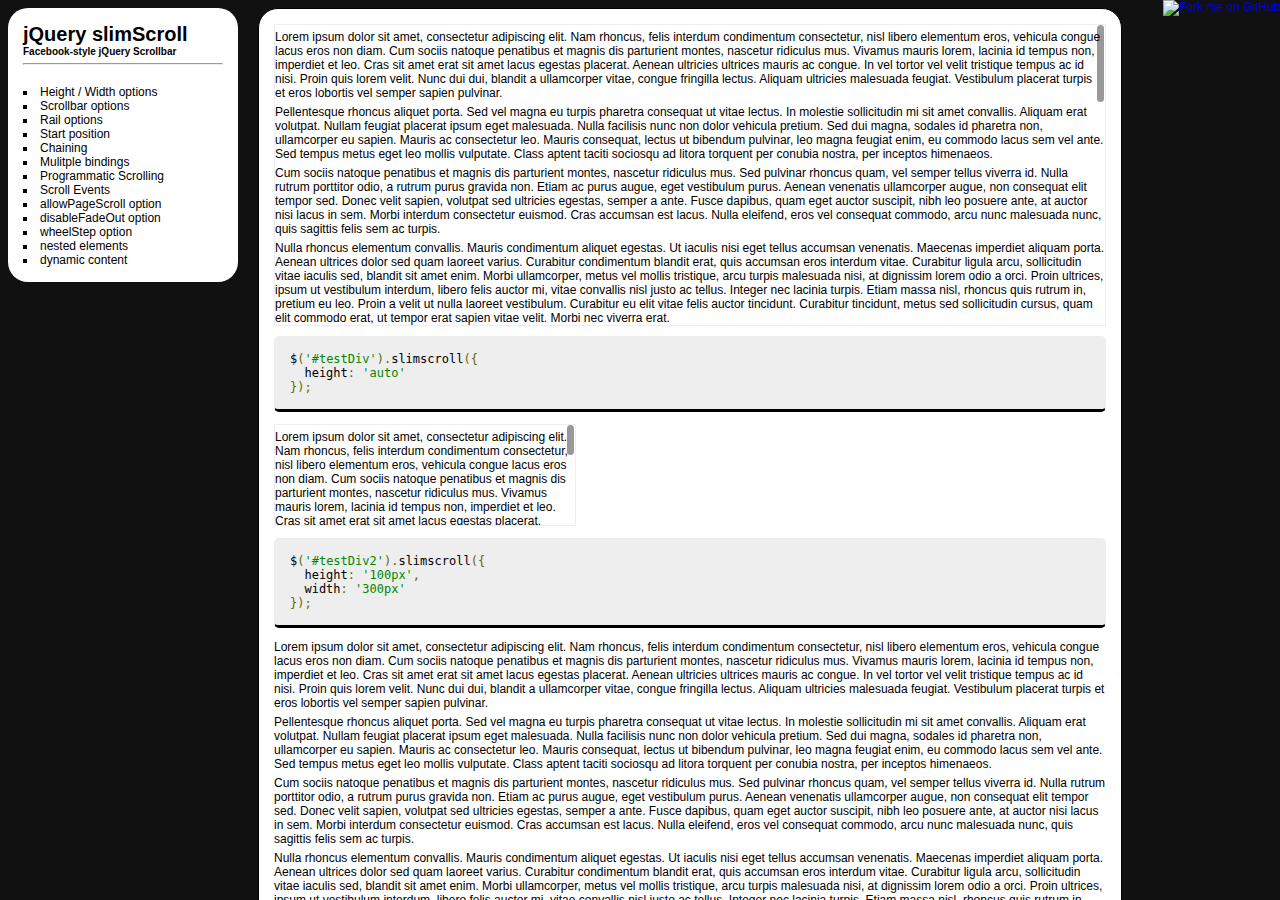
<file: public/dashboard/global/vendors/slimScroll/examples/index.html>
<!DOCTYPE html PUBLIC "-//W3C//DTD XHTML 1.0 Frameset//EN" "http://www.w3.org/TR/xhtml1/DTD/xhtml1-frameset.dtd">
<html>
    <head>
    </head>
    <frameset framespacing="0" cols="250,*" frameborder="0" noresize>
        <frame name="nav" src="navigation.html" target="top">
        <frame name="main" src="height-width.html" target="main">
    </frameset>
</html>
</file>
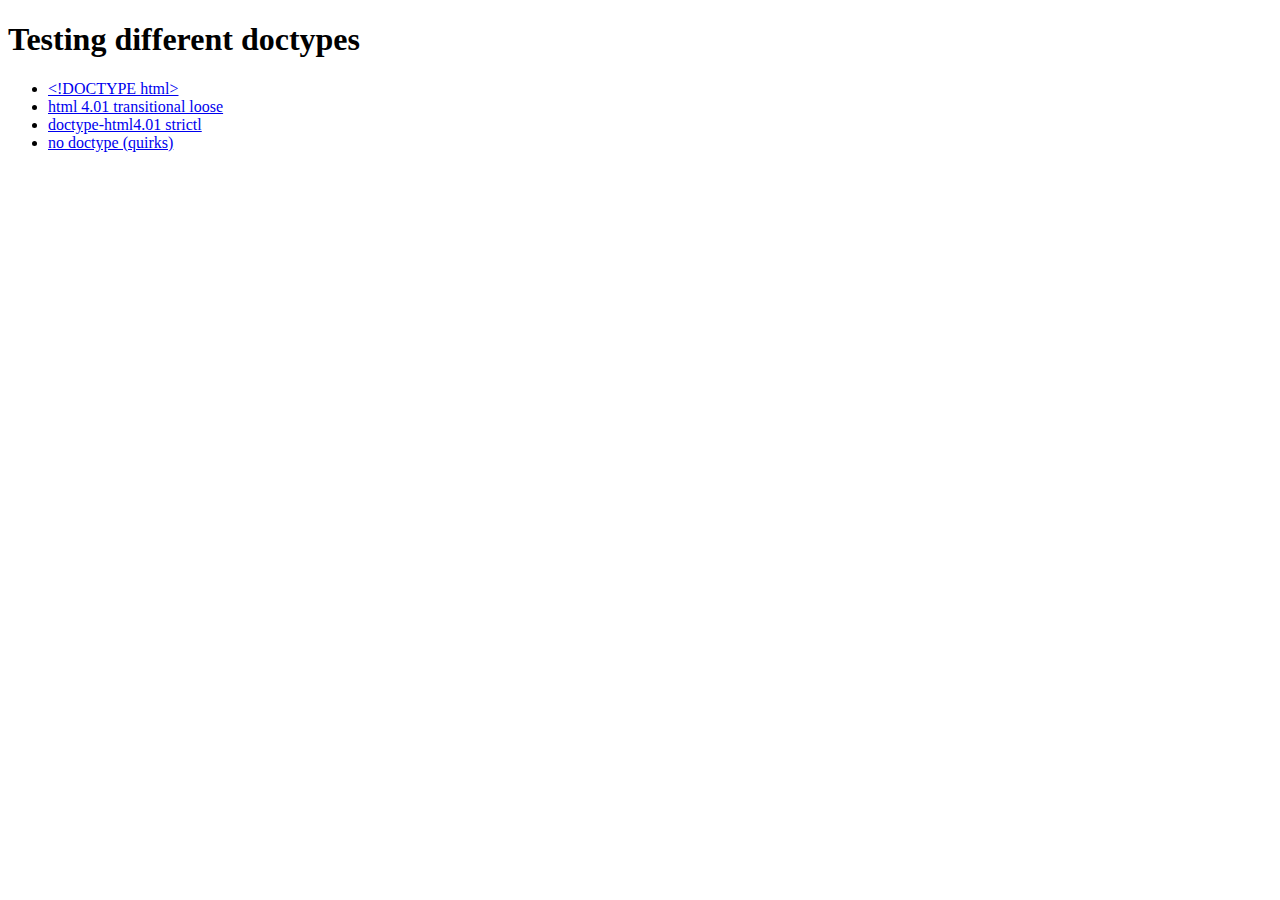
<file: public/dashboard/assets/vendors/fancytree/test/doctypes/index.html>
<!DOCTYPE html>
<html>
<head>
	<meta http-equiv="content-type" content="text/html; charset=ISO-8859-1">
	<title>Fancytree - doctypes</title>
</head>

<body class="example">
	<h1>Testing different doctypes</h1>
	<ul>
	<li><a href="doctype-html5.html">&lt;!DOCTYPE html></a>
	<li><a href="doctype-html4-loose.html">html 4.01 transitional loose</a>
	<li><a href="doctype-html4-strict.html">doctype-html4.01 strictl</a>
	<li><a href="doctype-none.html">no doctype (quirks)</a>
	</ul>
</body>
</html>
</file>
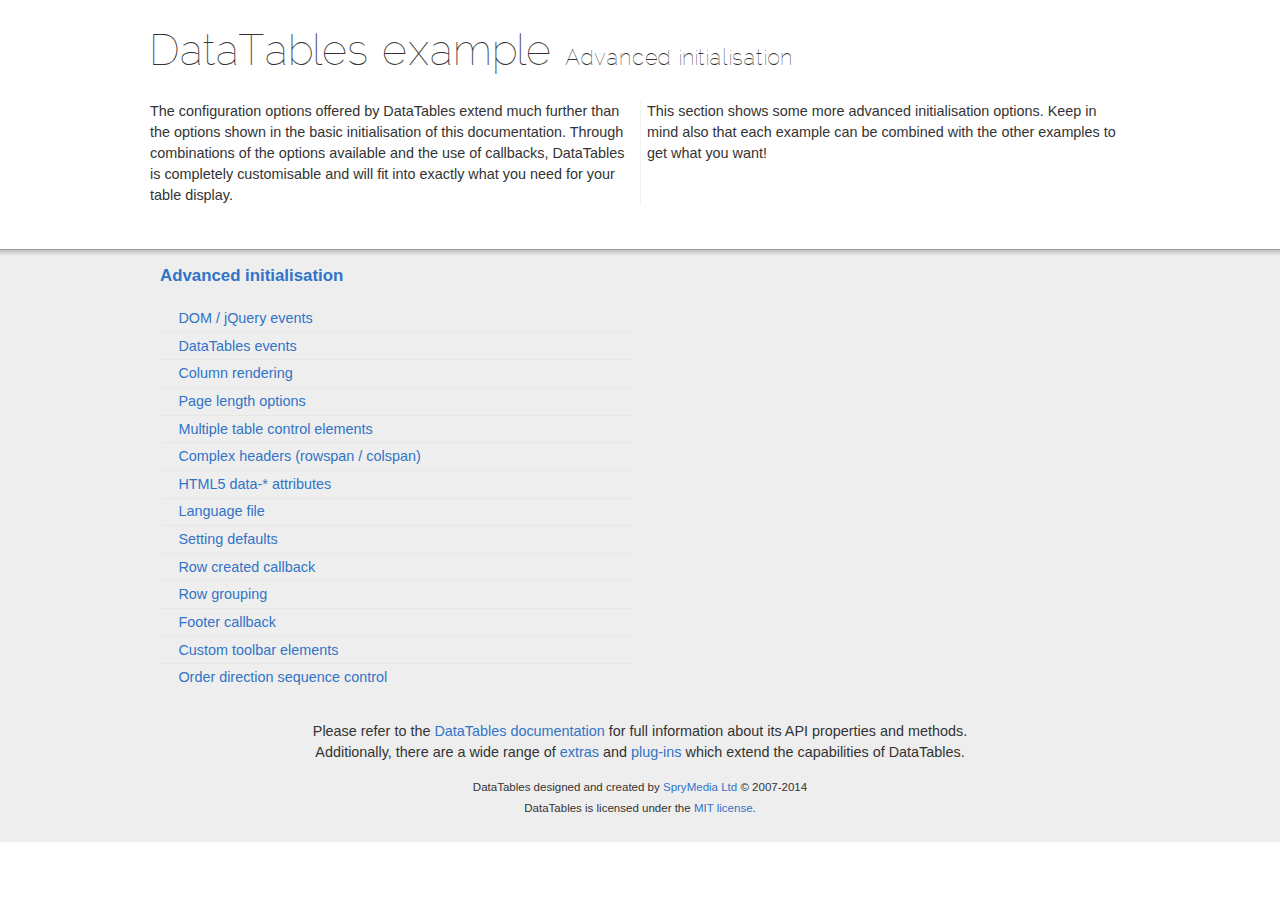
<file: public/dashboard/global/vendors/datatables/examples/advanced_init/index.html>
<!DOCTYPE html>
<html>
<head>
	<meta charset="utf-8">
	<link rel="shortcut icon" type="image/ico" href="http://www.datatables.net/favicon.ico">
	<meta name="viewport" content="initial-scale=1.0, maximum-scale=2.0">
	<link rel="stylesheet" type="text/css" href="../resources/syntax/shCore.css">
	<link rel="stylesheet" type="text/css" href="../resources/demo.css">
	<script type="text/javascript" language="javascript" src="../../media/js/jquery.js"></script>
	<script type="text/javascript" language="javascript" src="../resources/syntax/shCore.js"></script>
	<script type="text/javascript" language="javascript" src="../resources/demo.js"></script>

	<title>DataTables examples - Advanced initialisation</title>
</head>

<body class="dt-example">
	<div class="container">
		<section>
			<h1>DataTables example <span>Advanced initialisation</span></h1>

			<div class="info">
				<p>The configuration options offered by DataTables extend much further than the options shown in the
				basic initialisation of this documentation. Through combinations of the options available and the use
				of callbacks, DataTables is completely customisable and will fit into exactly what you need for your
				table display.</p>

				<p>This section shows some more advanced initialisation options. Keep in mind also that each example
				can be combined with the other examples to get what you want!</p>
			</div>
		</section>
	</div>

	<section>
		<div class="footer">
			<div class="gradient"></div>

			<div class="liner">
				<div class="toc">
					<div class="toc-group">
						<h3><a href="./index.html">Advanced initialisation</a></h3>
						<ul class="toc">
							<li><a href="./events_live.html">DOM / jQuery events</a></li>
							<li><a href="./dt_events.html">DataTables events</a></li>
							<li><a href="./column_render.html">Column rendering</a></li>
							<li><a href="./length_menu.html">Page length options</a></li>
							<li><a href="./dom_multiple_elements.html">Multiple table control elements</a></li>
							<li><a href="./complex_header.html">Complex headers (rowspan / colspan)</a></li>
							<li><a href="./html5-data-attributes.html">HTML5 data-* attributes</a></li>
							<li><a href="./language_file.html">Language file</a></li>
							<li><a href="./defaults.html">Setting defaults</a></li>
							<li><a href="./row_callback.html">Row created callback</a></li>
							<li><a href="./row_grouping.html">Row grouping</a></li>
							<li><a href="./footer_callback.html">Footer callback</a></li>
							<li><a href="./dom_toolbar.html">Custom toolbar elements</a></li>
							<li><a href="./sort_direction_control.html">Order direction sequence control</a></li>
						</ul>
					</div>
				</div>

				<div class="epilogue">
					<p>Please refer to the <a href="http://www.datatables.net">DataTables documentation</a> for full
					information about its API properties and methods.<br>
					Additionally, there are a wide range of <a href="http://www.datatables.net/extras">extras</a> and
					<a href="http://www.datatables.net/plug-ins">plug-ins</a> which extend the capabilities of
					DataTables.</p>

					<p class="copyright">DataTables designed and created by <a href=
					"http://www.sprymedia.co.uk">SpryMedia Ltd</a> &#169; 2007-2014<br>
					DataTables is licensed under the <a href="http://www.datatables.net/mit">MIT license</a>.</p>
				</div>
			</div>
		</div>
	</section>
</body>
</html>
</file>
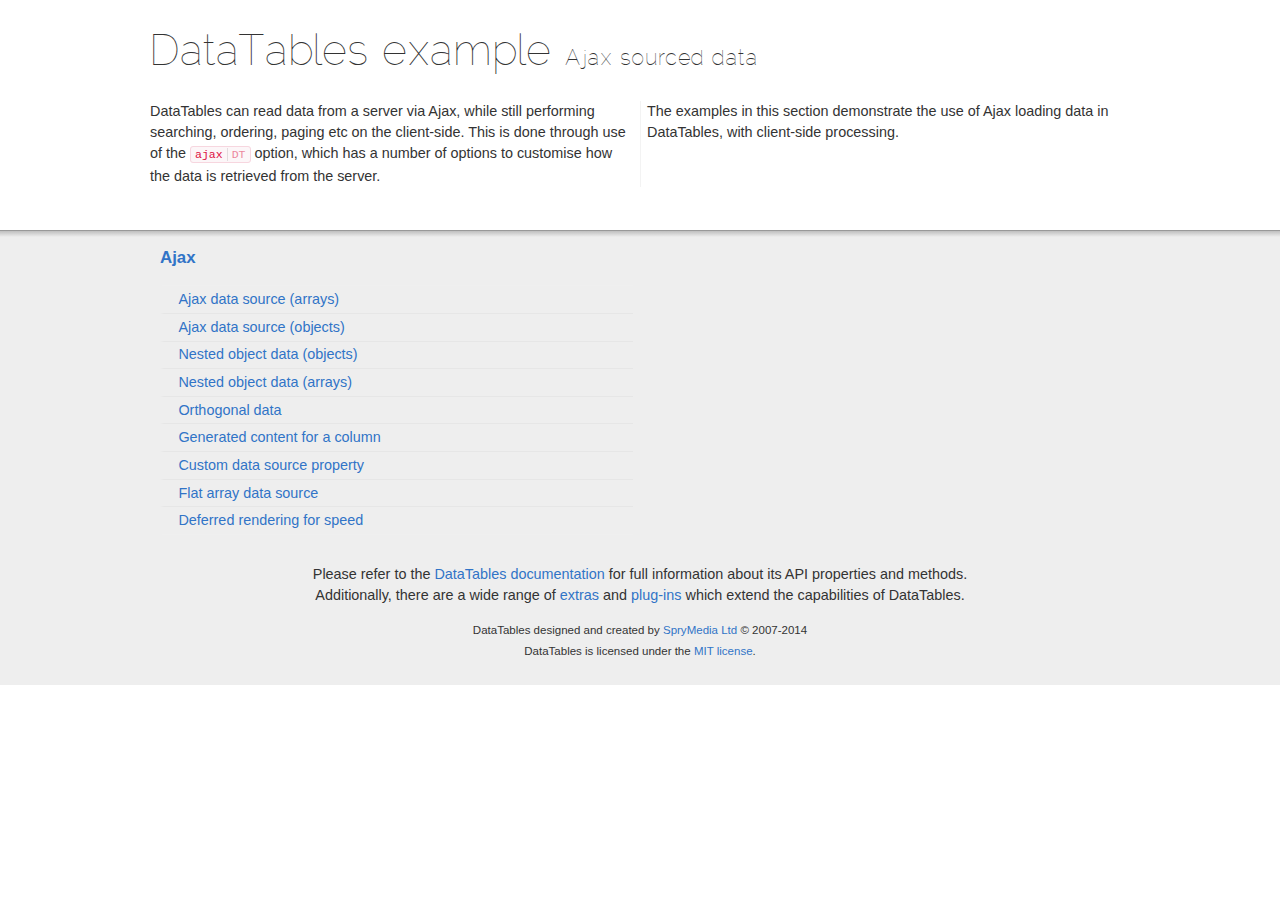
<file: public/dashboard/global/vendors/datatables/examples/ajax/index.html>
<!DOCTYPE html>
<html>
<head>
	<meta charset="utf-8">
	<link rel="shortcut icon" type="image/ico" href="http://www.datatables.net/favicon.ico">
	<meta name="viewport" content="initial-scale=1.0, maximum-scale=2.0">
	<link rel="stylesheet" type="text/css" href="../resources/syntax/shCore.css">
	<link rel="stylesheet" type="text/css" href="../resources/demo.css">
	<script type="text/javascript" language="javascript" src="../../media/js/jquery.js"></script>
	<script type="text/javascript" language="javascript" src="../resources/syntax/shCore.js"></script>
	<script type="text/javascript" language="javascript" src="../resources/demo.js"></script>

	<title>DataTables examples - Ajax sourced data</title>
</head>

<body class="dt-example">
	<div class="container">
		<section>
			<h1>DataTables example <span>Ajax sourced data</span></h1>

			<div class="info">
				<p>DataTables can read data from a server via Ajax, while still performing searching, ordering, paging
				etc on the client-side. This is done through use of the <a href=
				"//datatables.net/reference/option/ajax"><code class="option" title=
				"DataTables initialisation option">ajax<span>DT</span></code></a> option, which has a number of options
				to customise how the data is retrieved from the server.</p>

				<p>The examples in this section demonstrate the use of Ajax loading data in DataTables, with
				client-side processing.</p>
			</div>
		</section>
	</div>

	<section>
		<div class="footer">
			<div class="gradient"></div>

			<div class="liner">
				<div class="toc">
					<div class="toc-group">
						<h3><a href="./index.html">Ajax</a></h3>
						<ul class="toc">
							<li><a href="./simple.html">Ajax data source (arrays)</a></li>
							<li><a href="./objects.html">Ajax data source (objects)</a></li>
							<li><a href="./deep.html">Nested object data (objects)</a></li>
							<li><a href="./objects_subarrays.html">Nested object data (arrays)</a></li>
							<li><a href="./orthogonal-data.html">Orthogonal data</a></li>
							<li><a href="./null_data_source.html">Generated content for a column</a></li>
							<li><a href="./custom_data_property.html">Custom data source property</a></li>
							<li><a href="./custom_data_flat.html">Flat array data source</a></li>
							<li><a href="./defer_render.html">Deferred rendering for speed</a></li>
						</ul>
					</div>
				</div>

				<div class="epilogue">
					<p>Please refer to the <a href="http://www.datatables.net">DataTables documentation</a> for full
					information about its API properties and methods.<br>
					Additionally, there are a wide range of <a href="http://www.datatables.net/extras">extras</a> and
					<a href="http://www.datatables.net/plug-ins">plug-ins</a> which extend the capabilities of
					DataTables.</p>

					<p class="copyright">DataTables designed and created by <a href=
					"http://www.sprymedia.co.uk">SpryMedia Ltd</a> &#169; 2007-2014<br>
					DataTables is licensed under the <a href="http://www.datatables.net/mit">MIT license</a>.</p>
				</div>
			</div>
		</div>
	</section>
</body>
</html>
</file>
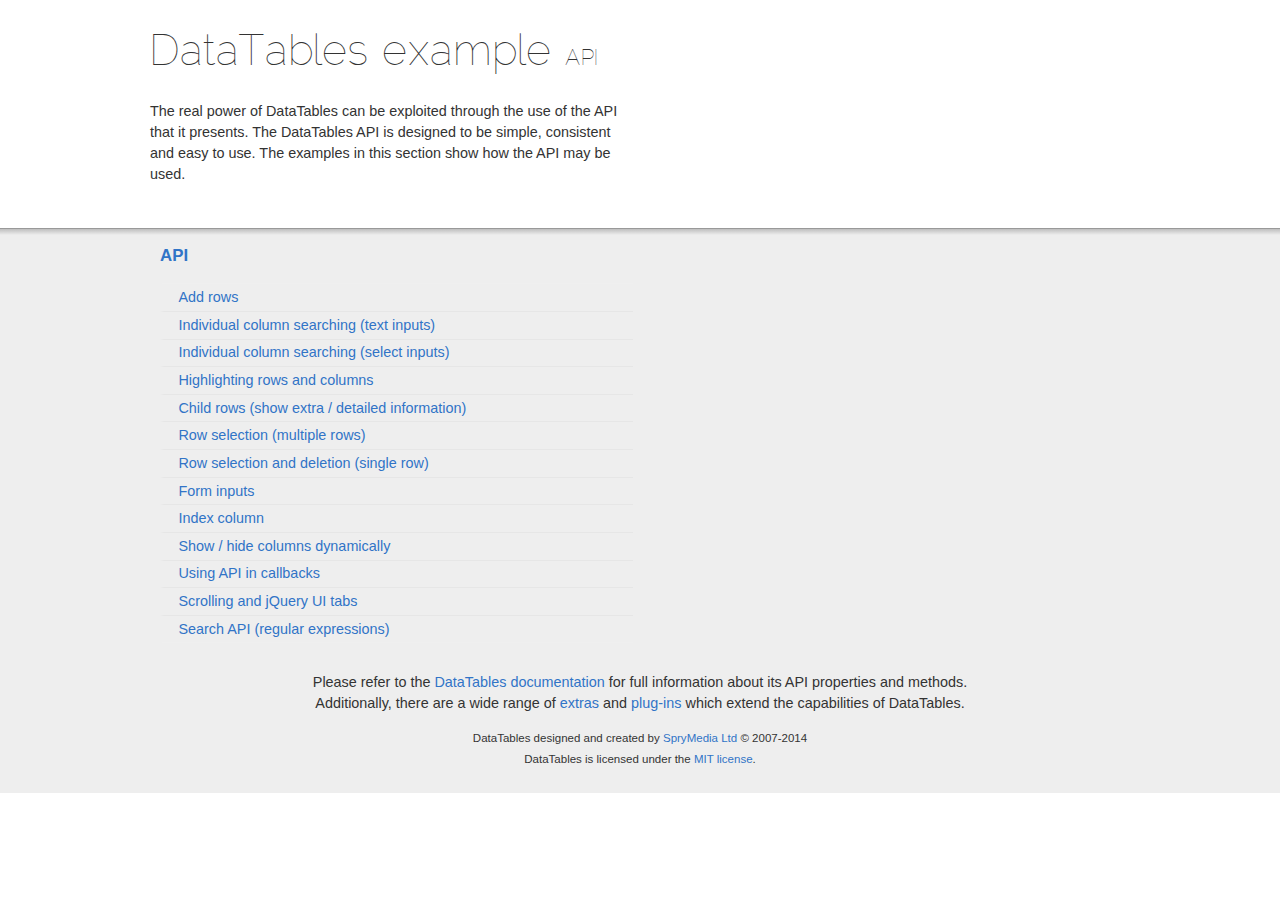
<file: public/dashboard/global/vendors/datatables/examples/api/index.html>
<!DOCTYPE html>
<html>
<head>
	<meta charset="utf-8">
	<link rel="shortcut icon" type="image/ico" href="http://www.datatables.net/favicon.ico">
	<meta name="viewport" content="initial-scale=1.0, maximum-scale=2.0">
	<link rel="stylesheet" type="text/css" href="../resources/syntax/shCore.css">
	<link rel="stylesheet" type="text/css" href="../resources/demo.css">
	<script type="text/javascript" language="javascript" src="../../media/js/jquery.js"></script>
	<script type="text/javascript" language="javascript" src="../resources/syntax/shCore.js"></script>
	<script type="text/javascript" language="javascript" src="../resources/demo.js"></script>

	<title>DataTables examples - API</title>
</head>

<body class="dt-example">
	<div class="container">
		<section>
			<h1>DataTables example <span>API</span></h1>

			<div class="info">
				<p>The real power of DataTables can be exploited through the use of the API that it presents. The
				DataTables API is designed to be simple, consistent and easy to use. The examples in this section show
				how the API may be used.</p>
			</div>
		</section>
	</div>

	<section>
		<div class="footer">
			<div class="gradient"></div>

			<div class="liner">
				<div class="toc">
					<div class="toc-group">
						<h3><a href="./index.html">API</a></h3>
						<ul class="toc">
							<li><a href="./add_row.html">Add rows</a></li>
							<li><a href="./multi_filter.html">Individual column searching (text inputs)</a></li>
							<li><a href="./multi_filter_select.html">Individual column searching (select
							inputs)</a></li>
							<li><a href="./highlight.html">Highlighting rows and columns</a></li>
							<li><a href="./row_details.html">Child rows (show extra / detailed information)</a></li>
							<li><a href="./select_row.html">Row selection (multiple rows)</a></li>
							<li><a href="./select_single_row.html">Row selection and deletion (single row)</a></li>
							<li><a href="./form.html">Form inputs</a></li>
							<li><a href="./counter_columns.html">Index column</a></li>
							<li><a href="./show_hide.html">Show / hide columns dynamically</a></li>
							<li><a href="./api_in_init.html">Using API in callbacks</a></li>
							<li><a href="./tabs_and_scrolling.html">Scrolling and jQuery UI tabs</a></li>
							<li><a href="./regex.html">Search API (regular expressions)</a></li>
						</ul>
					</div>
				</div>

				<div class="epilogue">
					<p>Please refer to the <a href="http://www.datatables.net">DataTables documentation</a> for full
					information about its API properties and methods.<br>
					Additionally, there are a wide range of <a href="http://www.datatables.net/extras">extras</a> and
					<a href="http://www.datatables.net/plug-ins">plug-ins</a> which extend the capabilities of
					DataTables.</p>

					<p class="copyright">DataTables designed and created by <a href=
					"http://www.sprymedia.co.uk">SpryMedia Ltd</a> &#169; 2007-2014<br>
					DataTables is licensed under the <a href="http://www.datatables.net/mit">MIT license</a>.</p>
				</div>
			</div>
		</div>
	</section>
</body>
</html>
</file>
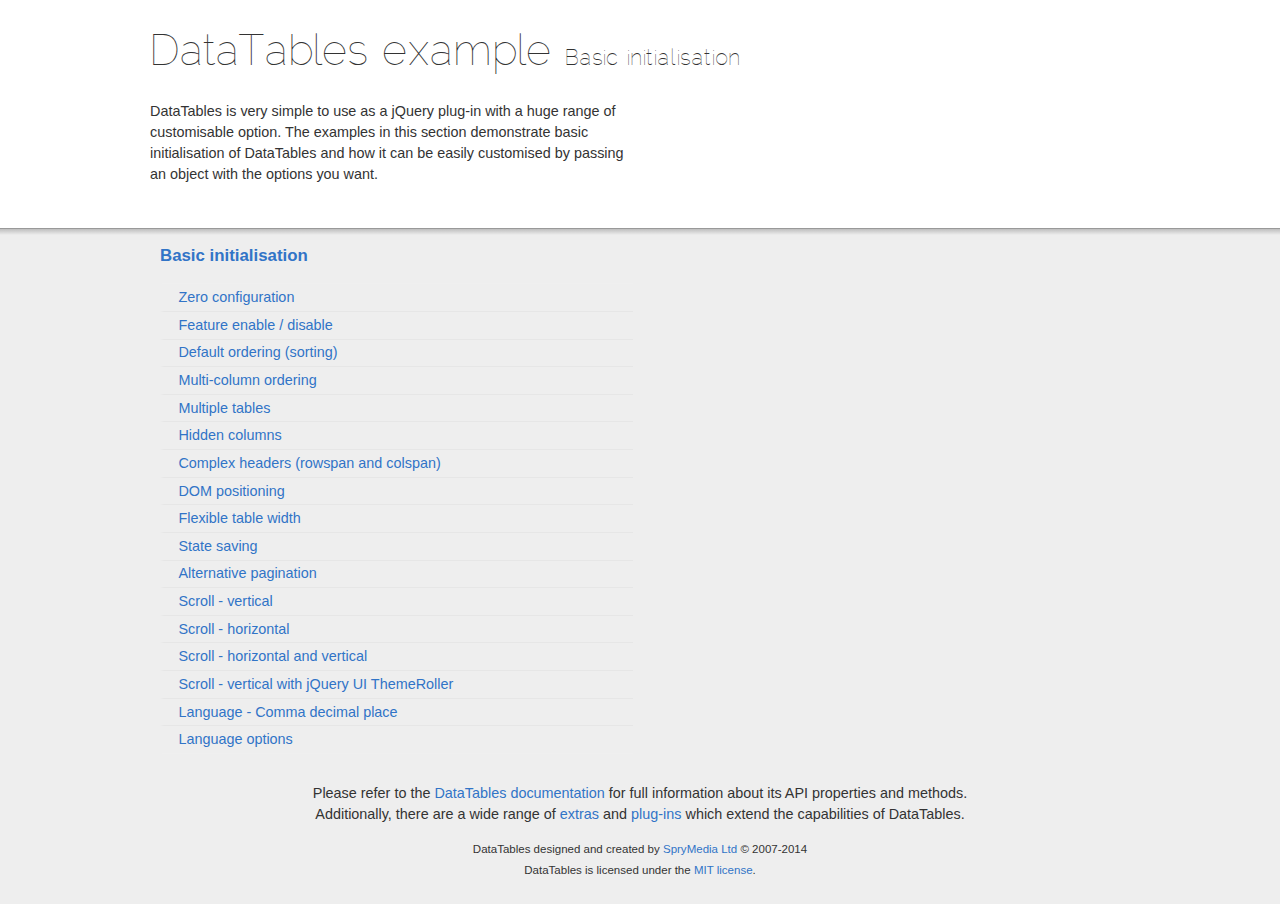
<file: public/dashboard/global/vendors/datatables/examples/basic_init/index.html>
<!DOCTYPE html>
<html>
<head>
	<meta charset="utf-8">
	<link rel="shortcut icon" type="image/ico" href="http://www.datatables.net/favicon.ico">
	<meta name="viewport" content="initial-scale=1.0, maximum-scale=2.0">
	<link rel="stylesheet" type="text/css" href="../resources/syntax/shCore.css">
	<link rel="stylesheet" type="text/css" href="../resources/demo.css">
	<script type="text/javascript" language="javascript" src="../../media/js/jquery.js"></script>
	<script type="text/javascript" language="javascript" src="../resources/syntax/shCore.js"></script>
	<script type="text/javascript" language="javascript" src="../resources/demo.js"></script>

	<title>DataTables examples - Basic initialisation</title>
</head>

<body class="dt-example">
	<div class="container">
		<section>
			<h1>DataTables example <span>Basic initialisation</span></h1>

			<div class="info">
				<p>DataTables is very simple to use as a jQuery plug-in with a huge range of customisable option. The
				examples in this section demonstrate basic initialisation of DataTables and how it can be easily
				customised by passing an object with the options you want.</p>
			</div>
		</section>
	</div>

	<section>
		<div class="footer">
			<div class="gradient"></div>

			<div class="liner">
				<div class="toc">
					<div class="toc-group">
						<h3><a href="./index.html">Basic initialisation</a></h3>
						<ul class="toc">
							<li><a href="./zero_configuration.html">Zero configuration</a></li>
							<li><a href="./filter_only.html">Feature enable / disable</a></li>
							<li><a href="./table_sorting.html">Default ordering (sorting)</a></li>
							<li><a href="./multi_col_sort.html">Multi-column ordering</a></li>
							<li><a href="./multiple_tables.html">Multiple tables</a></li>
							<li><a href="./hidden_columns.html">Hidden columns</a></li>
							<li><a href="./complex_header.html">Complex headers (rowspan and colspan)</a></li>
							<li><a href="./dom.html">DOM positioning</a></li>
							<li><a href="./flexible_width.html">Flexible table width</a></li>
							<li><a href="./state_save.html">State saving</a></li>
							<li><a href="./alt_pagination.html">Alternative pagination</a></li>
							<li><a href="./scroll_y.html">Scroll - vertical</a></li>
							<li><a href="./scroll_x.html">Scroll - horizontal</a></li>
							<li><a href="./scroll_xy.html">Scroll - horizontal and vertical</a></li>
							<li><a href="./scroll_y_theme.html">Scroll - vertical with jQuery UI ThemeRoller</a></li>
							<li><a href="./comma-decimal.html">Language - Comma decimal place</a></li>
							<li><a href="./language.html">Language options</a></li>
						</ul>
					</div>
				</div>

				<div class="epilogue">
					<p>Please refer to the <a href="http://www.datatables.net">DataTables documentation</a> for full
					information about its API properties and methods.<br>
					Additionally, there are a wide range of <a href="http://www.datatables.net/extras">extras</a> and
					<a href="http://www.datatables.net/plug-ins">plug-ins</a> which extend the capabilities of
					DataTables.</p>

					<p class="copyright">DataTables designed and created by <a href=
					"http://www.sprymedia.co.uk">SpryMedia Ltd</a> &#169; 2007-2014<br>
					DataTables is licensed under the <a href="http://www.datatables.net/mit">MIT license</a>.</p>
				</div>
			</div>
		</div>
	</section>
</body>
</html>
</file>
<file: public/dashboard/global/vendors/simple-line-icons/simple-line-icons.css>
@font-face {
	font-family: 'Simple-Line-Icons';
	src:url('fonts/Simple-Line-Icons.eot');
	src:url('fonts/Simple-Line-Icons.eot?#iefix') format('embedded-opentype'),
		url('fonts/Simple-Line-Icons.woff') format('woff'),
		url('fonts/Simple-Line-Icons.ttf') format('truetype'),
		url('fonts/Simple-Line-Icons.svg#Simple-Line-Icons') format('svg');
	font-weight: normal;
	font-style: normal;
}

/* Use the following CSS code if you want to use data attributes for inserting your icons */
[data-icon]:before {
	font-family: 'Simple-Line-Icons';
	content: attr(data-icon);
	speak: none;
	font-weight: normal;
	font-variant: normal;
	text-transform: none;
	line-height: 1;
	-webkit-font-smoothing: antialiased;
	-moz-osx-font-smoothing: grayscale;
}

/* Use the following CSS code if you want to have a class per icon */
/*
Instead of a list of all class selectors,
you can use the generic selector below, but it's slower:
[class*="icon-"] {
*/
.icon-user-female, .icon-user-follow, .icon-user-following, .icon-user-unfollow, .icon-trophy, .icon-screen-smartphone, .icon-screen-desktop, .icon-plane, .icon-notebook, .icon-moustache, .icon-mouse, .icon-magnet, .icon-energy, .icon-emoticon-smile, .icon-disc, .icon-cursor-move, .icon-crop, .icon-credit-card, .icon-chemistry, .icon-user, .icon-speedometer, .icon-social-youtube, .icon-social-twitter, .icon-social-tumblr, .icon-social-facebook, .icon-social-dropbox, .icon-social-dribbble, .icon-shield, .icon-screen-tablet, .icon-magic-wand, .icon-hourglass, .icon-graduation, .icon-ghost, .icon-game-controller, .icon-fire, .icon-eyeglasses, .icon-envelope-open, .icon-envelope-letter, .icon-bell, .icon-badge, .icon-anchor, .icon-wallet, .icon-vector, .icon-speech, .icon-puzzle, .icon-printer, .icon-present, .icon-playlist, .icon-pin, .icon-picture, .icon-map, .icon-layers, .icon-handbag, .icon-globe-alt, .icon-globe, .icon-frame, .icon-folder-alt, .icon-film, .icon-feed, .icon-earphones-alt, .icon-earphones, .icon-drop, .icon-drawer, .icon-docs, .icon-directions, .icon-direction, .icon-diamond, .icon-cup, .icon-compass, .icon-call-out, .icon-call-in, .icon-call-end, .icon-calculator, .icon-bubbles, .icon-briefcase, .icon-book-open, .icon-basket-loaded, .icon-basket, .icon-bag, .icon-action-undo, .icon-action-redo, .icon-wrench, .icon-umbrella, .icon-trash, .icon-tag, .icon-support, .icon-size-fullscreen, .icon-size-actual, .icon-shuffle, .icon-share-alt, .icon-share, .icon-rocket, .icon-question, .icon-pie-chart, .icon-pencil, .icon-note, .icon-music-tone-alt, .icon-music-tone, .icon-microphone, .icon-loop, .icon-logout, .icon-login, .icon-list, .icon-like, .icon-home, .icon-grid, .icon-graph, .icon-equalizer, .icon-dislike, .icon-cursor, .icon-control-start, .icon-control-rewind, .icon-control-play, .icon-control-pause, .icon-control-forward, .icon-control-end, .icon-calendar, .icon-bulb, .icon-bar-chart, .icon-arrow-up, .icon-arrow-right, .icon-arrow-left, .icon-arrow-down, .icon-ban, .icon-bubble, .icon-camcorder, .icon-camera, .icon-check, .icon-clock, .icon-close, .icon-cloud-download, .icon-cloud-upload, .icon-doc, .icon-envelope, .icon-eye, .icon-flag, .icon-folder, .icon-heart, .icon-info, .icon-key, .icon-link, .icon-lock, .icon-lock-open, .icon-magnifier, .icon-magnifier-add, .icon-magnifier-remove, .icon-paper-clip, .icon-paper-plane, .icon-plus, .icon-pointer, .icon-power, .icon-refresh, .icon-reload, .icon-settings, .icon-star, .icon-symbol-female, .icon-symbol-male, .icon-target, .icon-volume-1, .icon-volume-2, .icon-volume-off, .icon-users {
	font-family: 'Simple-Line-Icons';
	speak: none;
	font-style: normal;
	font-weight: normal;
	font-variant: normal;
	text-transform: none;
	line-height: 1;
	-webkit-font-smoothing: antialiased;
}
.icon-user-female:before {
	content: "\e000";
}
.icon-user-follow:before {
	content: "\e002";
}
.icon-user-following:before {
	content: "\e003";
}
.icon-user-unfollow:before {
	content: "\e004";
}
.icon-trophy:before {
	content: "\e006";
}
.icon-screen-smartphone:before {
	content: "\e010";
}
.icon-screen-desktop:before {
	content: "\e011";
}
.icon-plane:before {
	content: "\e012";
}
.icon-notebook:before {
	content: "\e013";
}
.icon-moustache:before {
	content: "\e014";
}
.icon-mouse:before {
	content: "\e015";
}
.icon-magnet:before {
	content: "\e016";
}
.icon-energy:before {
	content: "\e020";
}
.icon-emoticon-smile:before {
	content: "\e021";
}
.icon-disc:before {
	content: "\e022";
}
.icon-cursor-move:before {
	content: "\e023";
}
.icon-crop:before {
	content: "\e024";
}
.icon-credit-card:before {
	content: "\e025";
}
.icon-chemistry:before {
	content: "\e026";
}
.icon-user:before {
	content: "\e005";
}
.icon-speedometer:before {
	content: "\e007";
}
.icon-social-youtube:before {
	content: "\e008";
}
.icon-social-twitter:before {
	content: "\e009";
}
.icon-social-tumblr:before {
	content: "\e00a";
}
.icon-social-facebook:before {
	content: "\e00b";
}
.icon-social-dropbox:before {
	content: "\e00c";
}
.icon-social-dribbble:before {
	content: "\e00d";
}
.icon-shield:before {
	content: "\e00e";
}
.icon-screen-tablet:before {
	content: "\e00f";
}
.icon-magic-wand:before {
	content: "\e017";
}
.icon-hourglass:before {
	content: "\e018";
}
.icon-graduation:before {
	content: "\e019";
}
.icon-ghost:before {
	content: "\e01a";
}
.icon-game-controller:before {
	content: "\e01b";
}
.icon-fire:before {
	content: "\e01c";
}
.icon-eyeglasses:before {
	content: "\e01d";
}
.icon-envelope-open:before {
	content: "\e01e";
}
.icon-envelope-letter:before {
	content: "\e01f";
}
.icon-bell:before {
	content: "\e027";
}
.icon-badge:before {
	content: "\e028";
}
.icon-anchor:before {
	content: "\e029";
}
.icon-wallet:before {
	content: "\e02a";
}
.icon-vector:before {
	content: "\e02b";
}
.icon-speech:before {
	content: "\e02c";
}
.icon-puzzle:before {
	content: "\e02d";
}
.icon-printer:before {
	content: "\e02e";
}
.icon-present:before {
	content: "\e02f";
}
.icon-playlist:before {
	content: "\e030";
}
.icon-pin:before {
	content: "\e031";
}
.icon-picture:before {
	content: "\e032";
}
.icon-map:before {
	content: "\e033";
}
.icon-layers:before {
	content: "\e034";
}
.icon-handbag:before {
	content: "\e035";
}
.icon-globe-alt:before {
	content: "\e036";
}
.icon-globe:before {
	content: "\e037";
}
.icon-frame:before {
	content: "\e038";
}
.icon-folder-alt:before {
	content: "\e039";
}
.icon-film:before {
	content: "\e03a";
}
.icon-feed:before {
	content: "\e03b";
}
.icon-earphones-alt:before {
	content: "\e03c";
}
.icon-earphones:before {
	content: "\e03d";
}
.icon-drop:before {
	content: "\e03e";
}
.icon-drawer:before {
	content: "\e03f";
}
.icon-docs:before {
	content: "\e040";
}
.icon-directions:before {
	content: "\e041";
}
.icon-direction:before {
	content: "\e042";
}
.icon-diamond:before {
	content: "\e043";
}
.icon-cup:before {
	content: "\e044";
}
.icon-compass:before {
	content: "\e045";
}
.icon-call-out:before {
	content: "\e046";
}
.icon-call-in:before {
	content: "\e047";
}
.icon-call-end:before {
	content: "\e048";
}
.icon-calculator:before {
	content: "\e049";
}
.icon-bubbles:before {
	content: "\e04a";
}
.icon-briefcase:before {
	content: "\e04b";
}
.icon-book-open:before {
	content: "\e04c";
}
.icon-basket-loaded:before {
	content: "\e04d";
}
.icon-basket:before {
	content: "\e04e";
}
.icon-bag:before {
	content: "\e04f";
}
.icon-action-undo:before {
	content: "\e050";
}
.icon-action-redo:before {
	content: "\e051";
}
.icon-wrench:before {
	content: "\e052";
}
.icon-umbrella:before {
	content: "\e053";
}
.icon-trash:before {
	content: "\e054";
}
.icon-tag:before {
	content: "\e055";
}
.icon-support:before {
	content: "\e056";
}
.icon-size-fullscreen:before {
	content: "\e057";
}
.icon-size-actual:before {
	content: "\e058";
}
.icon-shuffle:before {
	content: "\e059";
}
.icon-share-alt:before {
	content: "\e05a";
}
.icon-share:before {
	content: "\e05b";
}
.icon-rocket:before {
	content: "\e05c";
}
.icon-question:before {
	content: "\e05d";
}
.icon-pie-chart:before {
	content: "\e05e";
}
.icon-pencil:before {
	content: "\e05f";
}
.icon-note:before {
	content: "\e060";
}
.icon-music-tone-alt:before {
	content: "\e061";
}
.icon-music-tone:before {
	content: "\e062";
}
.icon-microphone:before {
	content: "\e063";
}
.icon-loop:before {
	content: "\e064";
}
.icon-logout:before {
	content: "\e065";
}
.icon-login:before {
	content: "\e066";
}
.icon-list:before {
	content: "\e067";
}
.icon-like:before {
	content: "\e068";
}
.icon-home:before {
	content: "\e069";
}
.icon-grid:before {
	content: "\e06a";
}
.icon-graph:before {
	content: "\e06b";
}
.icon-equalizer:before {
	content: "\e06c";
}
.icon-dislike:before {
	content: "\e06d";
}
.icon-cursor:before {
	content: "\e06e";
}
.icon-control-start:before {
	content: "\e06f";
}
.icon-control-rewind:before {
	content: "\e070";
}
.icon-control-play:before {
	content: "\e071";
}
.icon-control-pause:before {
	content: "\e072";
}
.icon-control-forward:before {
	content: "\e073";
}
.icon-control-end:before {
	content: "\e074";
}
.icon-calendar:before {
	content: "\e075";
}
.icon-bulb:before {
	content: "\e076";
}
.icon-bar-chart:before {
	content: "\e077";
}
.icon-arrow-up:before {
	content: "\e078";
}
.icon-arrow-right:before {
	content: "\e079";
}
.icon-arrow-left:before {
	content: "\e07a";
}
.icon-arrow-down:before {
	content: "\e07b";
}
.icon-ban:before {
	content: "\e07c";
}
.icon-bubble:before {
	content: "\e07d";
}
.icon-camcorder:before {
	content: "\e07e";
}
.icon-camera:before {
	content: "\e07f";
}
.icon-check:before {
	content: "\e080";
}
.icon-clock:before {
	content: "\e081";
}
.icon-close:before {
	content: "\e082";
}
.icon-cloud-download:before {
	content: "\e083";
}
.icon-cloud-upload:before {
	content: "\e084";
}
.icon-doc:before {
	content: "\e085";
}
.icon-envelope:before {
	content: "\e086";
}
.icon-eye:before {
	content: "\e087";
}
.icon-flag:before {
	content: "\e088";
}
.icon-folder:before {
	content: "\e089";
}
.icon-heart:before {
	content: "\e08a";
}
.icon-info:before {
	content: "\e08b";
}
.icon-key:before {
	content: "\e08c";
}
.icon-link:before {
	content: "\e08d";
}
.icon-lock:before {
	content: "\e08e";
}
.icon-lock-open:before {
	content: "\e08f";
}
.icon-magnifier:before {
	content: "\e090";
}
.icon-magnifier-add:before {
	content: "\e091";
}
.icon-magnifier-remove:before {
	content: "\e092";
}
.icon-paper-clip:before {
	content: "\e093";
}
.icon-paper-plane:before {
	content: "\e094";
}
.icon-plus:before {
	content: "\e095";
}
.icon-pointer:before {
	content: "\e096";
}
.icon-power:before {
	content: "\e097";
}
.icon-refresh:before {
	content: "\e098";
}
.icon-reload:before {
	content: "\e099";
}
.icon-settings:before {
	content: "\e09a";
}
.icon-star:before {
	content: "\e09b";
}
.icon-symbol-female:before {
	content: "\e09c";
}
.icon-symbol-male:before {
	content: "\e09d";
}
.icon-target:before {
	content: "\e09e";
}
.icon-volume-1:before {
	content: "\e09f";
}
.icon-volume-2:before {
	content: "\e0a0";
}
.icon-volume-off:before {
	content: "\e0a1";
}
.icon-users:before {
	content: "\e001";
}
</file>
<file: public/dashboard/assets/css/system.css>
.clear {
  display: block;
  overflow: hidden;
}
#wrapper {
  width: 100%;
  min-height: 100%;
  background-color: #2b344d;
  float: left;
}
#topbar {
  background-color: #FFFFFF;
  width: 100%;
  height: 50px;
  min-height: 50px;
  margin-bottom: 0;
  -webkit-box-shadow: 0 0 3px rgba(0, 0, 0, 0.2);
  box-shadow: 0 0 3px rgba(0, 0, 0, 0.2);
}
#topbar.navbar-default {
  border: 0;
}
#topbar #topbar-menu {
  padding: 0;
}
#topbar #topbar-menu ul.navbar-nav > li {
  height: 50px;
}
#topbar #topbar-menu ul.navbar-nav > li > a > i {
  position: relative;
  top: 1px;
  font-size: 18px;
  color: #BFBEC2;
}
#topbar #topbar-menu ul.navbar-nav > li > a > span.badge {
  position: absolute;
  top: 5px;
  left: 5px;
}
#topbar #topbar-menu ul.navbar-nav > li:last-child {
  border-right: 0 !important;
}
#topbar #topbar-menu ul.navbar-nav > li.active a {
  color: #555555;
  background-color: #f7f7f8;
}
#topbar #topbar-menu ul.navbar-nav > li > a {
  padding-top: 15px;
  padding-bottom: 15px;
}
#topbar #topbar-menu ul.navbar-nav > li > a:hover,
#topbar #topbar-menu ul.navbar-nav > li > a:focus {
  color: #555555;
  background-color: #f7f7f8;
}
#topbar #topbar-menu ul.navbar-nav > li.open > a {
  color: #555555;
  background-color: #f7f7f8;
}
#topbar #topbar-menu ul.navbar-nav > li.open > a:hover,
#topbar #topbar-menu ul.navbar-nav > li.open > a:focus {
  color: #555555;
  background-color: #f7f7f8;
}
#topbar #topbar-menu ul.navbar-nav > li > ul li {
  border-bottom: 1px solid #f2f2f2;
}
#topbar #topbar-menu ul.navbar-nav > li > ul li:last-child {
  border-bottom: 0;
}
#topbar #topbar-menu ul.navbar-nav > li > ul li a:hover,
#topbar #topbar-menu ul.navbar-nav > li > ul li a:focus {
  color: #555555;
  background-color: #f7f7f8;
}
#topbar #topbar-menu ul.navbar-nav > li > ul li a:hover .hint,
#topbar #topbar-menu ul.navbar-nav > li > ul li a:focus .hint {
  color: #FFFFFF;
}
#topbar #topbar-menu ul.navbar-nav > li ul.dropdown-topbar {
  width: 230px;
  min-width: 0;
}
#topbar #topbar-menu ul.navbar-nav > li ul.dropdown-topbar li {
  float: left;
  width: 100%;
}
#topbar #topbar-menu ul.navbar-nav > li ul.dropdown-topbar li a:hover,
#topbar #topbar-menu ul.navbar-nav > li ul.dropdown-topbar li a:focus {
  background: #f7f7f8 !important;
}
#topbar #topbar-menu ul.navbar-nav > li ul.dropdown-topbar li ul {
  padding: 0;
  margin: 0;
  list-style: none;
}
#topbar #topbar-menu ul.navbar-nav > li ul.dropdown-topbar li ul li a {
  padding: 6px 10px;
  display: block;
  font-size: 12px;
}
#topbar #topbar-menu ul.navbar-nav > li ul.dropdown-topbar li:first-child a {
  border-top: 0;
}
#topbar #topbar-menu ul.navbar-nav > li ul.dropdown-topbar li.last a {
  background-color: #f5f5f7;
  width: 100%;
  border-top: 0;
  padding: 10px 15px;
  text-align: right;
  font-size: 12px;
}
#topbar #topbar-menu ul.navbar-nav > li ul.dropdown-topbar li.last a:hover {
  text-decoration: none;
  background-color: #e5e5e7;
}
#topbar #topbar-menu ul.navbar-nav > li ul.dropdown-topbar li p {
  padding: 10px 15px;
  margin-bottom: 0;
  background-color: #1fbba6;
  color: #FFFFFF;
}
#topbar #topbar-menu ul.navbar-nav.navbar-right:last-child {
  margin-right: 0;
}
#topbar #topbar-menu ul.navbar-nav.navbar-right > li {
  border-right: 0 !important;
}
.page-horizontal-sidebar {
  position: fixed;
  width: 100%;
  top: 40px;
  z-index: 99;
}
.page-horizontal-sidebar #horizontal-sidebar {
  min-height: 38px;
  height: 38px;
  margin-bottom: 0;
  border: 0;
  border-bottom: 1px solid #e5e5e5;
}
.page-horizontal-sidebar #horizontal-sidebar #menu {
  padding: 0;
}
.page-horizontal-sidebar #horizontal-sidebar #menu ul.navbar-nav > li {
  border-right: 1px solid #efefef;
}
.page-horizontal-sidebar #horizontal-sidebar #menu ul.navbar-nav > li:last-child {
  border-right: 0 !important;
}
.page-horizontal-sidebar #horizontal-sidebar #menu ul.navbar-nav > li.active a {
  color: #FFFFFF;
  background-color: #428bca;
}
.page-horizontal-sidebar #horizontal-sidebar #menu ul.navbar-nav > li > a {
  color: #428bca;
  padding-top: 9px;
  padding-bottom: 9px;
}
.page-horizontal-sidebar #horizontal-sidebar #menu ul.navbar-nav > li > a:hover,
.page-horizontal-sidebar #horizontal-sidebar #menu ul.navbar-nav > li > a:focus {
  color: #FFFFFF;
  background-color: #428bca;
}
.page-horizontal-sidebar #horizontal-sidebar #menu ul.navbar-nav > li.open > a {
  color: #FFFFFF;
  background-color: #428bca;
}
.page-horizontal-sidebar #horizontal-sidebar #menu ul.navbar-nav > li.open > a:hover,
.page-horizontal-sidebar #horizontal-sidebar #menu ul.navbar-nav > li.open > a:focus {
  color: #FFFFFF;
  background-color: #428bca;
}
.page-horizontal-sidebar #horizontal-sidebar #menu ul.navbar-nav > li > ul li {
  border-bottom: 1px solid #f2f2f2;
}
.page-horizontal-sidebar #horizontal-sidebar #menu ul.navbar-nav > li > ul li:last-child {
  border-bottom: 0;
}
.page-horizontal-sidebar #horizontal-sidebar #menu ul.navbar-nav > li > ul li a .hint {
  display: block;
  margin: 3px 0px 5px 0px;
  width: 220px;
  color: #a2a7ae;
  white-space: normal !important;
  font-size: 11px;
  line-height: 12px;
}
.page-horizontal-sidebar #horizontal-sidebar #menu ul.navbar-nav > li > ul li a:hover,
.page-horizontal-sidebar #horizontal-sidebar #menu ul.navbar-nav > li > ul li a:focus {
  color: #FFFFFF;
  background-color: #428bca;
}
.page-horizontal-sidebar #horizontal-sidebar #menu ul.navbar-nav > li > ul li a:hover .hint,
.page-horizontal-sidebar #horizontal-sidebar #menu ul.navbar-nav > li > ul li a:focus .hint {
  color: #FFFFFF;
}
.page-horizontal-sidebar #horizontal-sidebar #menu ul.navbar-nav.navbar-right:last-child {
  margin-right: 0;
}
.page-horizontal-sidebar #horizontal-sidebar #menu ul.navbar-nav.navbar-right > li {
  border-right: 0 !important;
}
.page-horizontal-sidebar #horizontal-sidebar #menu .search-form {
  margin-top: 5px;
  margin-left: 20px;
}
.page-horizontal-sidebar #horizontal-sidebar #menu .search-form .input-icon > i {
  margin: 6px 2px 4px 6px;
}
.page-horizontal-sidebar #horizontal-sidebar #menu .search-form input {
  border-radius: 9999px !important;
  color: #555555;
  height: 28px;
}
.sidebar {
  width: 250px;
  color: #555555;
}
.sidebar .sidebar-wrapper {
  width: 250px;
}
.sidebar-main {
  float: left;
  background-color: #2b344d;
}
.sidebar-main ul#sidebar-main > li.active > a {
  background-color: rgba(255, 255, 255, 0.1);
}
.sidebar-main ul#sidebar-main > li.active > a > .arrow:before {
  content: "\f107";
}
.sidebar-main ul#sidebar-main > li > a {
  color: #FFFFFF;
  background-color: rgba(255, 255, 255, 0.05);
  border-bottom: 1px solid #2d3650;
}
.sidebar-main ul#sidebar-main > li > a:hover {
  background-color: rgba(255, 255, 255, 0.1);
}
.sidebar-main ul#sidebar-main > li > a > i[class*="icon-"] {
  font-size: 16px;
  margin-right: 10px;
  color: rgba(255, 255, 255, 0.7);
}
.sidebar-main ul#sidebar-main > li > a > span.label,
.sidebar-main ul#sidebar-main > li > a span.badge {
  float: right;
}
.sidebar-main ul#sidebar-main > li > a > .arrow:before {
  float: right;
  width: 10px;
  text-align: center;
  margin-top: -1px;
  margin-right: 5px;
  margin-left: 5px;
  display: inline;
  font-size: 16px;
  font-family: 'FontAwesome';
  height: auto;
  content: "\f104";
  color: #f5f5f5;
}
.sidebar-main ul#sidebar-main > li > ul.nav-second-level > li.active > a {
  background-color: rgba(255, 255, 255, 0.05);
}
.sidebar-main ul#sidebar-main > li > ul.nav-second-level > li.active > a > .arrow:before {
  content: "\f104";
}
.sidebar-main ul#sidebar-main > li > ul.nav-second-level > li > a {
  color: #f5f5f5;
  background-color: rgba(255, 255, 255, 0.03);
  border-bottom: 1px solid #2d3650;
  padding-left: 40px;
}
.sidebar-main ul#sidebar-main > li > ul.nav-second-level > li > a:hover {
  background-color: rgba(255, 255, 255, 0.1);
}
.sidebar-main ul#sidebar-main > li > ul.nav-second-level > li > a > i[class*="icon-"] {
  font-size: 16px;
  margin-right: 10px;
  color: rgba(255, 255, 255, 0.7);
}
.sidebar-main ul#sidebar-main > li > ul.nav-second-level > li > a > span.label,
.sidebar-main ul#sidebar-main > li > ul.nav-second-level > li > a span.badge {
  float: right;
}
.sidebar-main ul#sidebar-main > li > ul.nav-second-level > li > a > .arrow:before {
  float: right;
  width: 10px;
  text-align: center;
  margin-top: -1px;
  margin-right: 5px;
  margin-left: 5px;
  display: inline;
  font-size: 16px;
  font-family: 'FontAwesome';
  height: auto;
  content: "\f107";
  color: #f5f5f5;
}
.sidebar-main ul#sidebar-main > li > ul.nav-second-level > li > ul.nav-third-level > li.active > a {
  background-color: rgba(255, 255, 255, 0.05);
}
.sidebar-main ul#sidebar-main > li > ul.nav-second-level > li > ul.nav-third-level > li.active > a > .arrow:before {
  content: "\f104";
}
.sidebar-main ul#sidebar-main > li > ul.nav-second-level > li > ul.nav-third-level > li > a {
  color: #f5f5f5;
  background-color: rgba(255, 255, 255, 0.03);
  border-bottom: 1px solid #2d3650;
  padding-left: 60px;
}
.sidebar-main ul#sidebar-main > li > ul.nav-second-level > li > ul.nav-third-level > li > a:hover {
  background-color: rgba(255, 255, 255, 0.1);
}
.sidebar-main ul#sidebar-main > li > ul.nav-second-level > li > ul.nav-third-level > li > a > i[class*="icon-"] {
  font-size: 16px;
  margin-right: 10px;
  color: rgba(255, 255, 255, 0.7);
}
.sidebar-main ul#sidebar-main > li > ul.nav-second-level > li > ul.nav-third-level > li > a > span.label,
.sidebar-main ul#sidebar-main > li > ul.nav-second-level > li > ul.nav-third-level > li > a span.badge {
  float: right;
}
.sidebar-main ul#sidebar-main > li > ul.nav-second-level > li > ul.nav-third-level > li > a > .arrow:before {
  float: right;
  width: 10px;
  text-align: center;
  margin-top: -1px;
  margin-right: 5px;
  margin-left: 5px;
  display: inline;
  font-size: 16px;
  font-family: 'FontAwesome';
  height: auto;
  content: "\f107";
  color: #f5f5f5;
}
.sidebar-second .sidebar-section {
  font-size: 16px;
  padding: 0;
  margin-bottom: 15px;
  padding-bottom: 5px;
  border-bottom: 1px solid #e5e5e5;
}
.sidebar-second ul.list-todo {
  margin-bottom: 0;
}
.sidebar-second ul.list-todo li {
  border: 0;
  padding: 5px 10px;
  margin: 7px 0;
  border-left: 2px solid;
  background-color: #f9f9f9;
}
.sidebar-second ul.list-todo li:first-child {
  margin-top: 0;
}
.sidebar-second ul.list-todo li:last-child {
  margin-bottom: 0;
}
.sidebar-second ul.list-todo li:hover {
  background-color: #f5f5f5;
}
.sidebar-second ul.list-todo li:hover a {
  color: #555555;
}
.sidebar-second ul.list-todo li.level1 {
  border-color: #de340b;
}
.sidebar-second ul.list-todo li.level2 {
  border-color: #f0ad4e;
}
.sidebar-second ul.list-todo li.level3 {
  border-color: #1fbba6;
}
.sidebar-second ul.list-todo li.level4 {
  border-color: #5bc0de;
}
.sidebar-second ul.list-todo li .tk-point {
  float: left;
  font-size: 11px;
  color: #aaa;
}
.sidebar-second ul.list-todo li .tk-deadline {
  float: right;
  font-size: 11px;
  color: #b5b5b5;
}
.sidebar-second .timeline {
  position: relative;
  border-color: #e0e0e0;
  border-left: 1px solid #e0e0e0;
}
.sidebar-second .timeline:after {
  position: absolute;
  bottom: 0;
  left: 0;
  width: 9px;
  height: 9px;
  margin-left: -5px;
  background-color: #fff;
  border-color: inherit;
  border-style: solid;
  border-width: 1px;
  border-radius: 10px;
  content: '';
}
.sidebar-second .timeline .tl-item {
  position: relative;
  padding-bottom: 1px;
  border-color: #e0e0e0;
  border-left: 1px solid #e0e0e0;
}
.sidebar-second .timeline .tl-item:after {
  top: 6px;
  bottom: auto;
  clear: both;
}
.sidebar-second .timeline .tl-item:after {
  position: absolute;
  bottom: 0;
  left: 0;
  width: 9px;
  height: 9px;
  margin-left: -5px;
  background-color: #fff;
  border-color: inherit;
  border-style: solid;
  border-width: 1px;
  border-radius: 10px;
  content: '';
}
.sidebar-second .timeline .tl-item.border-primary {
  border-color: #428bca;
}
.sidebar-second .timeline .tl-item.border-success {
  border-color: #1fbba6;
}
.sidebar-second .timeline .tl-item.border-warning {
  border-color: #f0ad4e;
}
.sidebar-second .timeline .tl-item.border-info {
  border-color: #5bc0de;
}
.sidebar-second .timeline .tl-item.border-danger {
  border-color: #de340b;
}
.page-content {
  margin: 0 0 0 250px;
  min-height: 700px;
  height: 100%;
  background-color: #EBF0F3;
  border-right: 1px solid #e5e5e5;
}
.page-content .box-content {
  display: table;
  width: 100%;
  height: 100%;
  border-spacing: 0;
  table-layout: fixed;
}
.page-content .box-content .content {
  position: relative;
  padding: 15px;
  display: table-cell;
  float: none;
  height: 100%;
  vertical-align: top;
}
.page-content .box-content .sidebar-second {
  display: table-cell;
  float: none;
  height: 100%;
  vertical-align: top;
  background-color: #FFFFFF;
  padding: 10px 15px;
}
#footer {
  width: 100%;
  padding: 7px 20px;
  background-color: #22293d;
  color: #FFFFFF;
  font-size: 12px;
  text-align: right;
  float: left;
}
.point-statistics .remaining-points {
  height: 150px;
}
.point-statistics .remaining-points h3 {
  font-weight: bold;
  font-size: 100px;
  margin-bottom: 0;
}
.point-statistics .remaining-points p {
  text-transform: uppercase;
  font-weight: bold;
}
.point-statistics .achieved-points {
  background-color: #5bc0de;
  border: 1px solid #5bc0de;
  padding: 8px 0;
  border-bottom-left-radius: 25px;
  border-top-left-radius: 25px;
}
.point-statistics .achieved-points h4 {
  color: #FFFFFF;
  font-size: 16px;
  font-weight: bold;
  margin: 0;
}
.point-statistics .achieved-status {
  background-color: transparent;
  border: 1px solid #5bc0de;
  padding: 8px 0;
  border-bottom-right-radius: 25px;
  border-top-right-radius: 25px;
}
.point-statistics .achieved-status h4 {
  color: #5bc0de;
  font-size: 16px;
  font-weight: bold;
  margin: 0;
}
.point-statistics .chart-status {
  width: 35px;
  height: 200px;
  display: inline-block;
  background-color: #f5f5f5;
  margin-right: 15px;
  margin-top: 0px;
  position: relative;
  cursor: pointer;
}
.point-statistics .chart-status.active {
  border: 2px solid #1fbba6;
}
.point-statistics .chart-status span {
  position: absolute;
  top: -20px;
  left: 5px;
  color: #999999;
}
.point-statistics .chart-status span.right {
  right: -10px;
}
.point-statistics .chart-status .my-point {
  background-color: #1fbba6;
  width: 100%;
  position: absolute;
  bottom: 0;
  height: 45%;
}
.point-statistics .chart-s3 {
  height: 1px;
  width: 60px;
  background: #e5e5e5;
  position: absolute;
  top: 1px;
  left: -60px;
}
.point-statistics .chart-s3:before {
  position: absolute;
  top: -4px;
  left: 0;
  width: 9px;
  height: 9px;
  margin-left: -9px;
  background-color: #fff;
  border-color: #e5e5e5;
  border-style: solid;
  border-width: 1px;
  border-radius: 10px;
  content: '';
}
.point-statistics .chart-s3.active {
  background-color: #1fbba6;
}
.point-statistics .chart-s3.active:before {
  border-color: #1fbba6;
}
.point-statistics .chart-s3.active span {
  color: #1fbba6;
}
.point-statistics .chart-s2 {
  height: 1px;
  width: 60px;
  background: #e5e5e5;
  position: absolute;
  bottom: 149px;
  right: -60px;
}
.point-statistics .chart-s2:after {
  position: absolute;
  top: -4px;
  right: 0;
  width: 9px;
  height: 9px;
  margin-right: -9px;
  background-color: #fff;
  border-color: #e5e5e5;
  border-style: solid;
  border-width: 1px;
  border-radius: 10px;
  content: '';
}
.point-statistics .chart-s2.active {
  background-color: #1fbba6;
}
.point-statistics .chart-s2.active:before {
  border-color: #1fbba6;
}
.point-statistics .chart-s2.active span {
  color: #1fbba6;
}
.point-statistics .chart-s1 {
  height: 1px;
  width: 60px;
  background: #e5e5e5;
  position: absolute;
  bottom: 116px;
  left: -60px;
}
.point-statistics .chart-s1:before {
  position: absolute;
  top: -4px;
  left: 0;
  width: 9px;
  height: 9px;
  margin-left: -9px;
  background-color: #fff;
  border-color: #e5e5e5;
  border-style: solid;
  border-width: 1px;
  border-radius: 10px;
  content: '';
}
.point-statistics .chart-s1.active {
  background-color: #1fbba6;
}
.point-statistics .chart-s1.active:before {
  border-color: #1fbba6;
}
.point-statistics .chart-s1.active span {
  color: #1fbba6;
}
.page-form {
  width: 400px;
  margin: 10% auto 0 auto;
}
.page-form input[type='text'],
.page-form input[type='password'],
.page-form input[type='email'] {
  border: 0;
  padding: 0 !important;
}
.page-form input:focus {
  -webkit-box-shadow: none;
  box-shadow: none;
}
.page-form h1 {
  font-size: 18px;
  font-family: 'Open Sans', sans-serif;
  font-weight: '300';
  color: #777;
  margin: 0;
}
.page-form .header-content {
  padding: 5px 20px;
}
.page-form .body-content {
  padding: 15px 20px;
  position: relative;
  text-align: center;
}
.page-form .body-content .alert {
  text-align: left;
}
.page-form .body-content .list-group .list-group-item:first-child {
  border-top-right-radius: 5px;
  border-top-left-radius: 5px;
}
.page-form .body-content .list-group .list-group-item:last-child {
  border-bottom-right-radius: 5px;
  border-bottom-left-radius: 5px;
}
.page-form .btn-social {
  position: relative;
  padding-left: 50px;
  text-align: left;
  white-space: nowrap;
  overflow: hidden;
  text-overflow: ellipsis;
}
.page-form .btn-social :first-child {
  position: absolute;
  left: 0;
  top: 0;
  bottom: 0;
  width: 40px;
  line-height: 34px;
  font-size: 1.6em;
  text-align: center;
  border-right: 1px solid rgba(0, 0, 0, 0.05);
}
.page-form .btn-google-plus {
  color: #dd4b39;
  background-color: transparent;
  border-color: #dd4b39;
}
.page-form .btn-google-plus:hover {
  color: #FFFFFF;
  background-color: #dd4b39;
}
.jstree-default .jstree-wholerow-hovered {
  background-color: #e5e5e5;
}
.jstree-default .jstree-wholerow-clicked {
  background: #428bca;
}
a.jstree-clicked {
  color: #ffffff !important;
}
.datepicker.dropdown-menu {
  -webkit-border-radius: 0 !important;
  -moz-border-radius: 0 !important;
  border-radius: 0 !important;
  -webkit-box-shadow: 0 1px 1px rgba(0, 0, 0, 0.05);
  box-shadow: 0 1px 1px rgba(0, 0, 0, 0.05);
}
.datepicker table tr th,
.datepicker table tr td {
  -webkit-border-radius: 0 !important;
  -moz-border-radius: 0 !important;
  border-radius: 0 !important;
}
.datepicker table tr td.active:hover,
.datepicker table tr td.active:hover:hover,
.datepicker table tr td.active.disabled:hover,
.datepicker table tr td.active.disabled:hover:hover,
.datepicker table tr td.active:focus,
.datepicker table tr td.active:hover:focus,
.datepicker table tr td.active.disabled:focus,
.datepicker table tr td.active.disabled:hover:focus,
.datepicker table tr td.active:active,
.datepicker table tr td.active:hover:active,
.datepicker table tr td.active.disabled:active,
.datepicker table tr td.active.disabled:hover:active,
.datepicker table tr td.active.active,
.datepicker table tr td.active:hover.active,
.datepicker table tr td.active.disabled.active,
.datepicker table tr td.active.disabled:hover.active,
.open .dropdown-toggle.datepicker table tr td.active,
.open .dropdown-toggle.datepicker table tr td.active:hover,
.open .dropdown-toggle.datepicker table tr td.active.disabled,
.open .dropdown-toggle.datepicker table tr td.active.disabled:hover {
  color: #FFFFFF;
  background-color: #428bca;
  border-color: #428bca;
}
.legendColorBox {
  padding: 3px 0;
}
.legendColorBox div {
  border-radius: 50%;
  margin-right: 5px;
}
.legendColorBox div div {
  margin-right: 0;
}
.treegrid-expander {
  vertical-align: top;
}
</file>
<file: public/dashboard/global/vendors/simple-line-icons/style.css>
/**
 * PRESENTATION STYLESHEET
 * ----------------------------------------------------------------------------
 */

/*


       PLEASE NOTE: 
       ============

       THIS FILE IS NOT PART OF THE *REQUIRED FONT ICON FILES* 
       THIS FILE IS USED TO STYLE THE ICON DEMO TEMPLATE FOUND AT DEMO.HTML



*/

*,
*:before,
*:after {
	border: 0 none;
	margin: 0;
	padding: 0;
	font-size: 100%;

	-webkit-box-sizing: border-box;
	   -moz-box-sizing: border-box;
	        box-sizing: border-box;
}

::-webkit-scrollbar {
	width: 12px;
	height: 12px;
}
::-webkit-scrollbar-track {
	background-color: rgba(255, 255, 255, 0.1);
	-webkit-border-radius: 5px;
}
::-webkit-scrollbar-thumb {
	background-color: rgba(0, 0, 0, 0.4);
	-webkit-border-radius: 6px;
}
::-webkit-scrollbar-thumb:hover {
	background-color: rgba(0, 0, 0, 0.6);
}

section, 
header, 
footer {
	display: block;
	position: relative;
}

body {
	background-color: #fff;
	color: #0e8a65;
	font-family: "Helvetica Neue", Helvetica, "DejaVu Sans", Arial, sans-serif;
	line-height: 1.5;
	font-size: 1em;
}


section:after,
.masthead:after {
	content: '';
	pointer-events: none;
	position: absolute;
		bottom: -1.5em;
		left: 50%;
		z-index: 10;
	width: 3em;
	height: 3em;

	background: inherit;
	-webkit-transform: translateX(-50%) rotate(45deg);
	transform: translateX(-50%) rotate(45deg);
}

section header {
	position: relative;
}

section header:after {
	background-color: transparent;
	border-bottom-width: 1px;
	border-bottom-style: solid;
	border-bottom-color: inherit;
	content: '';
	position: absolute;
		left: 40%;
		bottom: 0;
	width: 20%;
	height: 0;
}

.masthead {
	background-color: #fff;
	padding: 3em;
	position: relative;
	text-align: center;
}

.colophon {
	padding: 4.5em 3em;
	position: relative;
}
.colophon .group {
	padding: 3em;
	text-align: center;
}

.masthead hgroup,
.colophon .group {
	margin: auto;
	padding: 0 10%;
	position: absolute;
	top: 50%;
	left: 0%;
	right: 0%;
	-webkit-transform: translate(0%,-50%);
	    -ms-transform: translate(0%,-50%);
	        transform: translate(0%,-50%);
}

.masthead h1 {
	font-size: 2.25em;
	font-weight: bolder;
	line-height: 1.5;
	margin-bottom: 1em;
	text-transform: uppercase;
}

.masthead h2 {
	font-size: 1em;
	font-weight: lighter;
	letter-spacing: 6px;
	text-transform: uppercase;
}

.glyphs, 
.classes {
	margin-left: -1.5em;
	padding: 4.5em 3em;
}

.glyphs header,
.classes header {
	margin-bottom: 2.25em;
	padding-bottom: 2.25em;
	text-align: center;
	text-transform: uppercase;
}

.glyphs h1,
.classes h1 {
	font-size: 2.25em;
	font-weight: bolder;
	line-height: 1.5;
}

.glyphs h2,
.classes h2 {
	font-size: 1em;
	font-weight: normal;
	letter-spacing: 3px;
	text-transform: uppercase;
}

h2 code {
	text-transform: lowercase;
}


.glyphs {
	background-color: #74f3c8;
	color: #0e8a65;
}

.classes {
	background-color: #33383e;
	color: #fff;
}

.glyph {
	cursor: pointer;
	display: inline-block;
	font-size: 1em;
	margin: 0 -0.21em 3em 0;
	padding: 1.5em 0 0 1.5em;
	text-align: center;
	width: 50%;
}

.glyph-item {
	border-radius: 8px;
	display: inline-block;
	width: 1.5em;
	height: 1.5em;
	line-height: 1;
	padding: 0.25em;
	position: relative;
}
.glyph:hover .glyph-item {
	background-color: #0e8a65;
	color: #fff;
} 

.mega {
	font-size: 3em;
}

a, 
a:visited {
	color: #74f3c8;
	text-decoration: none;
}

a:hover, 
a:focus {
		color: #0e8a65;
}

.item-box {
	display: inline-block;
	font-family: consolas, monospace;
	font-size: 1.2em;
	margin: 0 -0.22em 1em 0;
	padding-left: 1em;
	width: 100%;

}

.item {
	background-color: #fff;
	color: #33383e;
	border-radius: 8px;
	display: inline-block;
	padding: 0.5em;
	width: 100%;
}


.colophon .group {
	font-size: 1.5em;
	text-transform: uppercase;
}

.group em {
	font-weight: bold;
	font-style: normal;
}


#wH {
	width: 0;
	position: absolute;
	top: 0;
	bottom: 0;
	left: 0;
}



@media only screen and (min-width: 768px) {
	section:after,
	.masthead:after {
		bottom: -3em;
		width: 6em;
		height: 6em;
	}

	section header {
		position: relative;
	}

	.masthead {
		padding: 6em;
	}

	.colophon {
		padding: 9em 6em;
	}

	.masthead h1 {
		font-size: 4.5em;
	}

	.glyphs, 
	.classes {
		padding: 9em 6em;
	}

	.glyphs header,
	.classes header {
		margin-bottom: 4.5em;
		padding-bottom: 4.5em;
	}

	.glyphs h1,
	.classes h1 {
		font-size: 4.5em;
	}


	.mega {
		font-size: 6em;
	}

    
    .glyph {
		width: 16.66666666666667%;
    }

    .item-box {
		width: 33.333%;
    }
    
    .colophon .group {
    	padding: 6em;
    }
}
</file>
<file: public/dashboard/assets/vendors/ckeditor/samples/sample.css>
/*
Copyright (c) 2003-2014, CKSource - Frederico Knabben. All rights reserved.
For licensing, see LICENSE.md or http://ckeditor.com/license
*/

html, body, h1, h2, h3, h4, h5, h6, div, span, blockquote, p, address, form, fieldset, img, ul, ol, dl, dt, dd, li, hr, table, td, th, strong, em, sup, sub, dfn, ins, del, q, cite, var, samp, code, kbd, tt, pre
{
	line-height: 1.5;
}

body
{
	padding: 10px 30px;
}

input, textarea, select, option, optgroup, button, td, th
{
	font-size: 100%;
}

pre
{
	-moz-tab-size: 4;
	-o-tab-size: 4;
	-webkit-tab-size: 4;
	tab-size: 4;
}

pre, code, kbd, samp, tt
{
	font-family: monospace,monospace;
	font-size: 1em;
}

body {
	width: 960px;
	margin: 0 auto;
}

code
{
	background: #f3f3f3;
	border: 1px solid #ddd;
	padding: 1px 4px;

	-moz-border-radius: 3px;
	-webkit-border-radius: 3px;
	border-radius: 3px;
}

abbr
{
	border-bottom: 1px dotted #555;
	cursor: pointer;
}

.new, .beta
{
	text-transform: uppercase;
	font-size: 10px;
	font-weight: bold;
	padding: 1px 4px;
	margin: 0 0 0 5px;
	color: #fff;
	float: right;

	-moz-border-radius: 3px;
	-webkit-border-radius: 3px;
	border-radius: 3px;
}

.new
{
	background: #FF7E00;
	border: 1px solid #DA8028;
	text-shadow: 0 1px 0 #C97626;

	-moz-box-shadow: 0 2px 3px 0 #FFA54E inset;
	-webkit-box-shadow: 0 2px 3px 0 #FFA54E inset;
	box-shadow: 0 2px 3px 0 #FFA54E inset;
}

.beta
{
	background: #18C0DF;
	border: 1px solid #19AAD8;
	text-shadow: 0 1px 0 #048CAD;
	font-style: italic;

	-moz-box-shadow: 0 2px 3px 0 #50D4FD inset;
	-webkit-box-shadow: 0 2px 3px 0 #50D4FD inset;
	box-shadow: 0 2px 3px 0 #50D4FD inset;
}

h1.samples
{
	color: #0782C1;
	font-size: 200%;
	font-weight: normal;
	margin: 0;
	padding: 0;
}

h1.samples a
{
	color: #0782C1;
	text-decoration: none;
	border-bottom: 1px dotted #0782C1;
}

.samples a:hover
{
	border-bottom: 1px dotted #0782C1;
}

h2.samples
{
	color: #000000;
	font-size: 130%;
	margin: 15px 0 0 0;
	padding: 0;
}

p, blockquote, address, form, pre, dl, h1.samples, h2.samples
{
	margin-bottom: 15px;
}

ul.samples
{
	margin-bottom: 15px;
}

.clear
{
	clear: both;
}

fieldset
{
	margin: 0;
	padding: 10px;
}

body, input, textarea
{
	color: #333333;
	font-family: Arial, Helvetica, sans-serif;
}

body
{
	font-size: 75%;
}

a.samples
{
	color: #189DE1;
	text-decoration: none;
}

form
{
	margin: 0;
	padding: 0;
}

pre.samples
{
	background-color: #F7F7F7;
	border: 1px solid #D7D7D7;
	overflow: auto;
	padding: 0.25em;
	white-space: pre-wrap; /* CSS 2.1 */
	word-wrap: break-word; /* IE7 */
}

#footer
{
	clear: both;
	padding-top: 10px;
}

#footer hr
{
	margin: 10px 0 15px 0;
	height: 1px;
	border: solid 1px gray;
	border-bottom: none;
}

#footer p
{
	margin: 0 10px 10px 10px;
	float: left;
}

#footer #copy
{
	float: right;
}

#outputSample
{
	width: 100%;
	table-layout: fixed;
}

#outputSample thead th
{
	color: #dddddd;
	background-color: #999999;
	padding: 4px;
	white-space: nowrap;
}

#outputSample tbody th
{
	vertical-align: top;
	text-align: left;
}

#outputSample pre
{
	margin: 0;
	padding: 0;
}

.description
{
	border: 1px dotted #B7B7B7;
	margin-bottom: 10px;
	padding: 10px 10px 0;
	overflow: hidden;
}

label
{
	display: block;
	margin-bottom: 6px;
}

/**
 *	CKEditor editables are automatically set with the "cke_editable" class
 *	plus cke_editable_(inline|themed) depending on the editor type.
 */

/* Style a bit the inline editables. */
.cke_editable.cke_editable_inline
{
	cursor: pointer;
}

/* Once an editable element gets focused, the "cke_focus" class is
   added to it, so we can style it differently. */
.cke_editable.cke_editable_inline.cke_focus
{
	box-shadow: inset 0px 0px 20px 3px #ddd, inset 0 0 1px #000;
	outline: none;
	background: #eee;
	cursor: text;
}

/* Avoid pre-formatted overflows inline editable. */
.cke_editable_inline pre
{
	white-space: pre-wrap;
	word-wrap: break-word;
}

/**
 *	Samples index styles.
 */

.twoColumns,
.twoColumnsLeft,
.twoColumnsRight
{
	overflow: hidden;
}

.twoColumnsLeft,
.twoColumnsRight
{
	width: 45%;
}

.twoColumnsLeft
{
	float: left;
}

.twoColumnsRight
{
	float: right;
}

dl.samples
{
	padding: 0 0 0 40px;
}
dl.samples > dt
{
	display: list-item;
	list-style-type: disc;
	list-style-position: outside;
	margin: 0 0 3px;
}
dl.samples > dd
{
	margin: 0 0 3px;
}
.warning
{
	color: #ff0000;
	background-color: #FFCCBA;
	border: 2px dotted #ff0000;
	padding: 15px 10px;
	margin: 10px 0;
}

/* Used on inline samples */

blockquote
{
	font-style: italic;
	font-family: Georgia, Times, "Times New Roman", serif;
	padding: 2px 0;
	border-style: solid;
	border-color: #ccc;
	border-width: 0;
}

.cke_contents_ltr blockquote
{
	padding-left: 20px;
	padding-right: 8px;
	border-left-width: 5px;
}

.cke_contents_rtl blockquote
{
	padding-left: 8px;
	padding-right: 20px;
	border-right-width: 5px;
}

img.right {
	border: 1px solid #ccc;
	float: right;
	margin-left: 15px;
	padding: 5px;
}

img.left {
	border: 1px solid #ccc;
	float: left;
	margin-right: 15px;
	padding: 5px;
}

.marker
{
	background-color: Yellow;
}
</file>
<file: public/dashboard/global/vendors/datatables/examples/resources/syntax/shCore.css>
/**
 * SyntaxHighlighter
 * http://alexgorbatchev.com/SyntaxHighlighter
 *
 * SyntaxHighlighter is donationware. If you are using it, please donate.
 * http://alexgorbatchev.com/SyntaxHighlighter/donate.html
 *
 * @version
 * 3.0.83 (July 02 2010)
 * 
 * @copyright
 * Copyright (C) 2004-2010 Alex Gorbatchev.
 *
 * @license
 * Dual licensed under the MIT and GPL licenses.
 */
.syntaxhighlighter a,
.syntaxhighlighter div,
.syntaxhighlighter code,
.syntaxhighlighter table,
.syntaxhighlighter table td,
.syntaxhighlighter table tr,
.syntaxhighlighter table tbody,
.syntaxhighlighter table thead,
.syntaxhighlighter table caption,
.syntaxhighlighter textarea {
  -moz-border-radius: 0 0 0 0 !important;
  -webkit-border-radius: 0 0 0 0 !important;
  background: none !important;
  border: 0 !important;
  bottom: auto !important;
  float: none !important;
  height: auto !important;
  left: auto !important;
  line-height: 1.1em !important;
  margin: 0 !important;
  outline: 0 !important;
  overflow: visible !important;
  padding: 0 !important;
  position: static !important;
  right: auto !important;
  text-align: left !important;
  top: auto !important;
  vertical-align: baseline !important;
  width: auto !important;
  box-sizing: content-box !important;
  font-family: "Source Code Pro","Consolas","Monaco","Bitstream Vera Sans Mono","Courier New",Courier,monospace !important;
  font-weight: normal !important;
  font-style: normal !important;
  font-size: 1em !important;
  min-height: inherit !important;
  min-height: auto !important;
}

.syntaxhighlighter {
  width: 100% !important;
  margin: 1em 0 1em 0 !important;
  position: relative !important;
  overflow: auto !important;
  font-size: 1em !important;
}
.syntaxhighlighter.source {
  overflow: hidden !important;
}
.syntaxhighlighter .bold {
  font-weight: bold !important;
}
.syntaxhighlighter .italic {
  font-style: italic !important;
}
.syntaxhighlighter .line {
  white-space: pre !important;
}
.syntaxhighlighter table {
  width: 100% !important;
}
.syntaxhighlighter table caption {
  text-align: left !important;
  padding: .5em 0 0.5em 1em !important;
}
.syntaxhighlighter table td.code {
  width: 100% !important;
}
.syntaxhighlighter table td.code .container {
  position: relative !important;
}
.syntaxhighlighter table td.code .container textarea {
  box-sizing: border-box !important;
  position: absolute !important;
  left: 0 !important;
  top: 0 !important;
  width: 100% !important;
  height: 100% !important;
  border: none !important;
  background: white !important;
  padding-left: 1em !important;
  overflow: hidden !important;
  white-space: pre !important;
}
.syntaxhighlighter table td.gutter .line {
  text-align: right !important;
  padding: 2px 0.5em 2px 1em !important;
}
.syntaxhighlighter table td.code .line {
  padding: 2px 1em !important;
}
.syntaxhighlighter.nogutter td.code .container textarea, .syntaxhighlighter.nogutter td.code .line {
  padding-left: 0em !important;
}
.syntaxhighlighter.show {
  display: block !important;
}
.syntaxhighlighter.collapsed table {
  display: none !important;
}
.syntaxhighlighter.collapsed .toolbar {
  padding: 0.1em 0.8em 0em 0.8em !important;
  font-size: 1em !important;
  position: static !important;
  width: auto !important;
  height: auto !important;
}
.syntaxhighlighter.collapsed .toolbar span {
  display: inline !important;
  margin-right: 1em !important;
}
.syntaxhighlighter.collapsed .toolbar span a {
  padding: 0 !important;
  display: none !important;
}
.syntaxhighlighter.collapsed .toolbar span a.expandSource {
  display: inline !important;
}
.syntaxhighlighter .toolbar {
  position: absolute !important;
  right: 1px !important;
  top: 1px !important;
  font-size: 10px !important;
  z-index: 7 !important;
}
.syntaxhighlighter .toolbar span.title {
  display: inline !important;
}
.syntaxhighlighter .toolbar a {
  display: block !important;
  text-align: center !important;
  text-decoration: none !important;
  padding-top: 1px !important;
}
.syntaxhighlighter .toolbar a.expandSource {
  display: none !important;
}
.syntaxhighlighter.ie {
  font-size: .9em !important;
  padding: 1px 0 1px 0 !important;
}
.syntaxhighlighter.ie .toolbar {
  line-height: 8px !important;
}
.syntaxhighlighter.ie .toolbar a {
  padding-top: 0px !important;
}
.syntaxhighlighter.printing .line.alt1 .content,
.syntaxhighlighter.printing .line.alt2 .content,
.syntaxhighlighter.printing .line.highlighted .number,
.syntaxhighlighter.printing .line.highlighted.alt1 .content,
.syntaxhighlighter.printing .line.highlighted.alt2 .content {
  background: none !important;
}
.syntaxhighlighter.printing .line .number {
  color: #bbbbbb !important;
}
.syntaxhighlighter.printing .line .content {
  color: black !important;
}
.syntaxhighlighter.printing .toolbar {
  display: none !important;
}
.syntaxhighlighter.printing a {
  text-decoration: none !important;
}
.syntaxhighlighter.printing .plain, .syntaxhighlighter.printing .plain a {
  color: black !important;
}
.syntaxhighlighter.printing .comments, .syntaxhighlighter.printing .comments a {
  color: #008200 !important;
}
.syntaxhighlighter.printing .string, .syntaxhighlighter.printing .string a {
  color: blue !important;
}
.syntaxhighlighter.printing .keyword {
  color: #006699 !important;
  font-weight: bold !important;
}
.syntaxhighlighter.printing .preprocessor {
  color: gray !important;
}
.syntaxhighlighter.printing .variable {
  color: #aa7700 !important;
}
.syntaxhighlighter.printing .value {
  color: #009900 !important;
}
.syntaxhighlighter.printing .functions {
  color: #ff1493 !important;
}
.syntaxhighlighter.printing .constants {
  color: #0066cc !important;
}
.syntaxhighlighter.printing .script {
  font-weight: bold !important;
}
.syntaxhighlighter.printing .color1, .syntaxhighlighter.printing .color1 a {
  color: gray !important;
}
.syntaxhighlighter.printing .color2, .syntaxhighlighter.printing .color2 a {
  color: #ff1493 !important;
}
.syntaxhighlighter.printing .color3, .syntaxhighlighter.printing .color3 a {
  color: red !important;
}
.syntaxhighlighter.printing .break, .syntaxhighlighter.printing .break a {
  color: black !important;
}



/**
 * SyntaxHighlighter
 * http://alexgorbatchev.com/SyntaxHighlighter
 *
 * SyntaxHighlighter is donationware. If you are using it, please donate.
 * http://alexgorbatchev.com/SyntaxHighlighter/donate.html
 *
 * @version
 * 3.0.83 (July 02 2010)
 * 
 * @copyright
 * Copyright (C) 2004-2010 Alex Gorbatchev.
 *
 * @license
 * Dual licensed under the MIT and GPL licenses.
 */
.syntaxhighlighter {
  background-color: white !important;
  font-size: 13px !important;
  overflow: visible !important;
}
.syntaxhighlighter .line.alt1 {
  background-color: white !important;
}
.syntaxhighlighter .line.alt2 {
  background-color: #F8F8F8 !important;
}
.syntaxhighlighter .line.highlighted.alt1, .syntaxhighlighter .line.highlighted.alt2 {
  background-color: #e0e0e0 !important;
}
.syntaxhighlighter .line.highlighted.number {
  color: black !important;
}
.syntaxhighlighter table caption {
  color: black !important;
}
.syntaxhighlighter .gutter {
}
.syntaxhighlighter .gutter div {
  color: #5C5C5C !important;
}
.syntaxhighlighter .gutter .line.alt1, .syntaxhighlighter  .gutter .line.alt2 {
  background-color: white !important;
}
.odd .syntaxhighlighter .gutter .line.alt1, .odd .syntaxhighlighter  .gutter .line.alt2 {
  background-color: #F2F2F2 !important;
}
.syntaxhighlighter .gutter .line {
  border-right: 3px solid #4E6CA3 !important;
}
.syntaxhighlighter .gutter .line.highlighted {
  background-color: #4E6CA3 !important;
  color: white !important;
}
.syntaxhighlighter.printing .line .content {
  border: none !important;
}
.syntaxhighlighter.collapsed {
  overflow: visible !important;
}
.syntaxhighlighter.collapsed .toolbar {
  color: blue !important;
  background: white !important;
  border: 1px solid #4E6CA3 !important;
}
.syntaxhighlighter.collapsed .toolbar a {
  color: blue !important;
}
.syntaxhighlighter.collapsed .toolbar a:hover {
  color: red !important;
}
.syntaxhighlighter .toolbar {
  color: white !important;
  border: none !important;
}
.syntaxhighlighter .toolbar a {
  font: 100%/1.45em "Lucida Grande", Verdana, Arial, Helvetica, sans-serif !important;
  color: white !important;
  background: #4E6CA3 !important;
  float: right !important;
  padding: 2px 5px !important;
  clear: both;
}
.syntaxhighlighter .toolbar a:hover {
  color: #b7c5df !important;
  background: #39568b !important;
}
.syntaxhighlighter .plain, .syntaxhighlighter .plain a {
  color: black !important;
}
.syntaxhighlighter .comments, .syntaxhighlighter .comments a {
  color: #008200 !important;
}
.syntaxhighlighter .string, .syntaxhighlighter .string a {
  color: blue !important;
}
.syntaxhighlighter .keyword {
  color: #006699 !important;
}
.syntaxhighlighter .preprocessor {
  color: gray !important;
}
.syntaxhighlighter .variable {
  color: #aa7700 !important;
}
.syntaxhighlighter .value {
  color: #009900 !important;
}
.syntaxhighlighter .functions {
  color: #ff1493 !important;
}
.syntaxhighlighter .constants {
  color: #0066cc !important;
}
.syntaxhighlighter .script {
  font-weight: bold !important;
  color: #006699 !important;
  background-color: none !important;
}
.syntaxhighlighter .color1, .syntaxhighlighter .color1 a {
  color: gray !important;
}
.syntaxhighlighter .color2, .syntaxhighlighter .color2 a {
  color: #ff1493 !important;
}
.syntaxhighlighter .color3, .syntaxhighlighter .color3 a {
  color: red !important;
}

.syntaxhighlighter .keyword {
  font-weight: bold !important;
}

.datatables_ref:hover {
	text-decoration: underline;
	cursor: pointer;
	*cursor: hand;
}

.syntaxhighlighter .dtapi {
	color: #069;
}

.syntaxhighlighter .dtapi:hover {
	text-decoration: underline;
	cursor: pointer;
	*cursor: hand;
}

.syntaxhighlighter table {
  table-layout: fixed !important;
}

.syntaxhighlighter table td.gutter {
  width: 46px !important; /* enough for three digits */
}

.syntaxhighlighter table td.code {
  width: auto !important;
  overflow: auto !important;
}
</file>
<file: public/dashboard/global/vendors/datatables/examples/resources/demo.css>
@font-face {
	/* RaleWay Thin from - https://www.theleagueofmoveabletype.com, Font Squirrel for Web Font creation with "Adjust Glyph Spacing" -50 */
    font-family: 'ralewaythin';
    src: url('font/raleway_thin-webfont.eot');
    src: url('font/raleway_thin-webfont.eot?#iefix') format('embedded-opentype'),
         url('font/raleway_thin-webfont.woff') format('woff'),
         url('font/raleway_thin-webfont.ttf') format('truetype');
    font-weight: normal;
    font-style: normal;
}


body {
	font: 90%/1.45em "Helvetica Neue", HelveticaNeue, Verdana, Arial, Helvetica, sans-serif;
	margin: 0;
	padding: 0;
	color: #333;
	background-color: #fff;
}


div.container {
	max-width: 980px;
	margin: 0 auto;
}

h1 {
	font-family: 'HelveticaNeue-UltraLight', 'Helvetica Neue UltraLight', 'ralewaythin', 'Helvetica Neue', Arial, Helvetica, sans-serif;
    font-weight: 100;
    letter-spacing: 1px;
	font-size: 3em;
	line-height: 1em;
}

h1 span {
	font-size: 0.5em;
	line-height: 1em;
}

a {
	cursor: pointer;
	color: #3174c7;
	text-decoration: none;
}

a:hover {
	text-decoration: underline;
}

div.toc ul {
	color: #4E6CA3;
	list-style-type: none;
	padding-left: 0;
}

div.toc li {
	padding: 0.2em 1em;
	border-left: 4px solid transparent;
	border-bottom: 1px solid #e6e6e6;
}

div.toc li.active {
	border-left: 4px solid #458ae0;
}


div.toc li:first-child {
	border-top: 1px solid #efefef;
}

div.toc li:last-child {
	border-bottom: 1px solid #efefef;
}


div.epilogue {
	text-align: center;
}

p.copyright {
	font-size: 0.8em;
	padding-bottom: 2em;
	margin-bottom: 0;
}

.clear {
	clear: both;
	height: 0;
}


div.info {
	margin-bottom: 2em;

	-webkit-column-count: 2;
	   -moz-column-count: 2;
	    -ms-column-count: 2;
	     -o-column-count: 2;
	column-count: 2;


	-webkit-column-rule: 1px solid #F3F3F3;
	   -moz-column-rule: 1px solid #F3F3F3;
	    -ms-column-rule: 1px solid #F3F3F3;
	     -o-column-rule: 1px solid #F3F3F3;
	column-rule: 1px solid #F3F3F3;
}

div.info > * {
	-webkit-column-break-inside: avoid;
	break-inside: avoid;
}

div.info li {
	margin-top: 0.75em;
}

div.info p:first-child {
	margin-top: 0;
}

div.footer {
	position: relative;
	margin-top: 3em;
	border-top: 1px solid #999;
	background-color: #eee;
}

div.footer > div.liner {
	max-width: 960px;
	margin: 0 auto;
}

div.footer > div.gradient {
	position: absolute;
	top: 0;
	left: 0;
	width: 100%;
	height: 6px;

	background: -moz-linear-gradient(top, rgba(0,0,0,0.2) 0%, rgba(0,0,0,0) 100%); /* FF3.6+ */
	background: -webkit-gradient(linear, left top, left bottom, color-stop(0%,rgba(0,0,0,0.2)), color-stop(100%,rgba(0,0,0,0))); /* Chrome,Safari4+ */
	background: -webkit-linear-gradient(top, rgba(0,0,0,0.2) 0%,rgba(0,0,0,0) 100%); /* Chrome10+,Safari5.1+ */
	background: -o-linear-gradient(top, rgba(0,0,0,0.2) 0%,rgba(0,0,0,0) 100%); /* Opera 11.10+ */
	background: -ms-linear-gradient(top, rgba(0,0,0,0.2) 0%,rgba(0,0,0,0) 100%); /* IE10+ */
	background: linear-gradient(to bottom, rgba(0,0,0,0.2) 0%,rgba(0,0,0,0) 100%); /* W3C */
	filter: progid:DXImageTransform.Microsoft.gradient( startColorstr='#a6000000', endColorstr='#00000000',GradientType=0 ); /* IE6-9 */
}

div.toc {
	-webkit-column-count: 2;
	   -moz-column-count: 2;
	    -ms-column-count: 2;
	     -o-column-count: 2;
	column-count: 2;
}

div.toc-group {
	display: inline-block;
	width: 100%;
}

div.box {
	overflow: auto;
	height: 8em;
	padding: 1em;
	color: #444;
	background-color: #fcfcfc;
	border: 1px solid #e0e0e0;
	margin-bottom: 2em;
}


code {
	font-family: "Source Code Pro", Consolas, Menlo, Monaco, "Courier New", monospace;
	padding: 1px 4px;
	font-size: 0.8em;

	color: #444;
	background-color: #fcfcfc;

	border: 1px solid #e0e0e0;
	-webkit-border-radius: 3px;
	   -moz-border-radius: 3px;
	        border-radius: 3px;
}

code > span {
	border-left: 1px solid rgba( 0, 0, 0, 0.2 );
	margin-left: 4px;
	padding-left: 4px;
	opacity: 0.5;
}

code.option {
	color: #D14; /* red */
	background-color: #fcf6f8;
	border: 1px solid #f7d6df;
}

code.path {
	color: #095c05; /* dark green */
	border: 1px solid #D6E9C6;
}

code.tag {
	color: #a1a713; /* yellow */
	background-color: #f7f8e6;
	border: 1px solid #D6E9C6;
}

code.api {
	color: #0c199c; /* dark blue */
	background-color: #f4f5fc;
	border: 1px solid #c6cbe9;
}

code.type {
	color: #d119cf; /* purple */
	background-color: #faebfa;
	border: 1px solid #f3aef2;
}

code.event {
	color: #2a839e; /* deep aqua */
	background-color: #f5fafb;
	border: 1px solid #a8ddec;
}

code.string {
	color: #e8941e; /* orange */
	background-color: #fcf8f1;
	border: 1px solid #f7e4c9;
}

code.field {
	color: #ad1ee8; /* purple */
	background-color: #f9f1fc;
	border: 1px solid #ebc9f7;
}

code.multiline {
	display: inline-block;
	width: 95%;
}


ul.tabs {
	position: relative;
	top: 1px;
	height: 40px;
	margin: 20px 20px 0 0;
}


ul.tabs li {
	display: block;
	float: left;
	padding: 0 15px;
	height: 40px;
	font-size: 1.2em;
	margin: 0 5px;
	cursor: pointer;
	line-height: 40px;
	color: #121e32;
	border: 1px solid white;
	border-bottom: none;
	margin-top: -1px;
}

ul.tabs li.active {
	border: 1px solid #ccc;
	border-bottom: 1px solid white;
	margin-top: 0;
	border-top-left-radius: 5px;
	border-top-right-radius: 5px;
}

ul.tabs li:hover {
	background-color: #fafafa;
}

ul.tabs li.active:hover {
	background-color: white;
}

div.tabs {
	clear: both;
}

div.tabs>div {
	padding: 0 15px;
	border: 1px solid #ccc;
	margin-top: 1px;
	display: none;
	border-radius: 5px;
	box-shadow: 2px 2px 2px #bbb;
}

div.tabs>div h1 {
	border-bottom: none;
	margin-top: 1em;
}

div.column_half {
	float: left;
	width: 49%;
	padding-right: 1%;
}


@media only screen and (max-width : 979px) {
	div.container,
	div.footer {
		padding: 0 1em;
	}
}

@media
	screen and (max-width : 767px),
	screen and (max-width : 768px) and (orientation: portrait) {
	div.info {
		-webkit-column-count: 1;
		   -moz-column-count: 1;
		    -ms-column-count: 1;
		     -o-column-count: 1;
		column-count: 1;
	}

	div.toc {
		-webkit-column-count: 1;
		   -moz-column-count: 1;
		    -ms-column-count: 1;
		     -o-column-count: 1;
		column-count: 1;
	}

	h1 span {
		display: block;
	}
}
</file>
<file: public/dashboard/global/vendors/iCheck/skins/all.css>
/* iCheck plugin skins
----------------------------------- */
@import url("minimal/all.css");
/*
@import url("minimal/minimal.css");
@import url("minimal/red.css");
@import url("minimal/green.css");
@import url("minimal/blue.css");
@import url("minimal/aero.css");
@import url("minimal/grey.css");
@import url("minimal/orange.css");
@import url("minimal/yellow.css");
@import url("minimal/pink.css");
@import url("minimal/purple.css");
*/

@import url("square/all.css");
/*
@import url("square/square.css");
@import url("square/red.css");
@import url("square/green.css");
@import url("square/blue.css");
@import url("square/aero.css");
@import url("square/grey.css");
@import url("square/orange.css");
@import url("square/yellow.css");
@import url("square/pink.css");
@import url("square/purple.css");
*/

@import url("flat/all.css");
/*
@import url("flat/flat.css");
@import url("flat/red.css");
@import url("flat/green.css");
@import url("flat/blue.css");
@import url("flat/aero.css");
@import url("flat/grey.css");
@import url("flat/orange.css");
@import url("flat/yellow.css");
@import url("flat/pink.css");
@import url("flat/purple.css");
*/

@import url("line/all.css");
/*
@import url("line/line.css");
@import url("line/red.css");
@import url("line/green.css");
@import url("line/blue.css");
@import url("line/aero.css");
@import url("line/grey.css");
@import url("line/orange.css");
@import url("line/yellow.css");
@import url("line/pink.css");
@import url("line/purple.css");
*/

@import url("polaris/polaris.css");

@import url("futurico/futurico.css");
</file>
<file: public/dashboard/global/css/core.css>
.clear {
  display: block;
  overflow: hidden;
}
/*! normalize.css v3.0.1 | MIT License | git.io/normalize */
html {
  font-family: sans-serif;
  -ms-text-size-adjust: 100%;
  -webkit-text-size-adjust: 100%;
}
body {
  margin: 0;
}
article,
aside,
details,
figcaption,
figure,
footer,
header,
hgroup,
main,
nav,
section,
summary {
  display: block;
}
audio,
canvas,
progress,
video {
  display: inline-block;
  vertical-align: baseline;
}
audio:not([controls]) {
  display: none;
  height: 0;
}
[hidden],
template {
  display: none;
}
a {
  background: transparent;
}
a:active,
a:hover {
  outline: 0;
}
abbr[title] {
  border-bottom: 1px dotted;
}
b,
strong {
  font-weight: bold;
}
dfn {
  font-style: italic;
}
h1 {
  font-size: 2em;
  margin: 0.67em 0;
}
mark {
  background: #ff0;
  color: #000;
}
small {
  font-size: 80%;
}
sub,
sup {
  font-size: 75%;
  line-height: 0;
  position: relative;
  vertical-align: baseline;
}
sup {
  top: -0.5em;
}
sub {
  bottom: -0.25em;
}
img {
  border: 0;
}
svg:not(:root) {
  overflow: hidden;
}
figure {
  margin: 1em 40px;
}
hr {
  -moz-box-sizing: content-box;
  box-sizing: content-box;
  height: 0;
}
pre {
  overflow: auto;
}
code,
kbd,
pre,
samp {
  font-family: monospace, monospace;
  font-size: 1em;
}
button,
input,
optgroup,
select,
textarea {
  color: inherit;
  font: inherit;
  margin: 0;
}
button {
  overflow: visible;
}
button,
select {
  text-transform: none;
}
button,
html input[type="button"],
input[type="reset"],
input[type="submit"] {
  -webkit-appearance: button;
  cursor: pointer;
}
button[disabled],
html input[disabled] {
  cursor: default;
}
button::-moz-focus-inner,
input::-moz-focus-inner {
  border: 0;
  padding: 0;
}
input {
  line-height: normal;
}
input[type="checkbox"],
input[type="radio"] {
  box-sizing: border-box;
  padding: 0;
}
input[type="number"]::-webkit-inner-spin-button,
input[type="number"]::-webkit-outer-spin-button {
  height: auto;
}
input[type="search"] {
  -webkit-appearance: textfield;
  -moz-box-sizing: content-box;
  -webkit-box-sizing: content-box;
  box-sizing: content-box;
}
input[type="search"]::-webkit-search-cancel-button,
input[type="search"]::-webkit-search-decoration {
  -webkit-appearance: none;
}
fieldset {
  border: 1px solid #c0c0c0;
  margin: 0 2px;
  padding: 0.35em 0.625em 0.75em;
}
legend {
  border: 0;
  padding: 0;
}
textarea {
  overflow: auto;
}
optgroup {
  font-weight: bold;
}
table {
  border-collapse: collapse;
  border-spacing: 0;
}
td,
th {
  padding: 0;
}
@media print {
  * {
    text-shadow: none !important;
    color: #000 !important;
    background: transparent !important;
    box-shadow: none !important;
  }
  a,
  a:visited {
    text-decoration: underline;
  }
  a[href]:after {
    content: " (" attr(href) ")";
  }
  abbr[title]:after {
    content: " (" attr(title) ")";
  }
  a[href^="javascript:"]:after,
  a[href^="#"]:after {
    content: "";
  }
  pre,
  blockquote {
    border: 1px solid #999;
    page-break-inside: avoid;
  }
  thead {
    display: table-header-group;
  }
  tr,
  img {
    page-break-inside: avoid;
  }
  img {
    max-width: 100% !important;
  }
  p,
  h2,
  h3 {
    orphans: 3;
    widows: 3;
  }
  h2,
  h3 {
    page-break-after: avoid;
  }
  select {
    background: #fff !important;
  }
  .navbar {
    display: none;
  }
  .table td,
  .table th {
    background-color: #fff !important;
  }
  .btn > .caret,
  .dropup > .btn > .caret {
    border-top-color: #000 !important;
  }
  .label {
    border: 1px solid #000;
  }
  .table {
    border-collapse: collapse !important;
  }
  .table-bordered th,
  .table-bordered td {
    border: 1px solid #ddd !important;
  }
}
@font-face {
  font-family: 'Glyphicons Halflings';
  src: url('../vendors/bootstrap/fonts/glyphicons-halflings-regular.eot');
  src: url('../vendors/bootstrap/fonts/glyphicons-halflings-regular.eot?#iefix') format('embedded-opentype'), url('../vendors/bootstrap/fonts/glyphicons-halflings-regular.woff') format('woff'), url('../vendors/bootstrap/fonts/glyphicons-halflings-regular.ttf') format('truetype'), url('../vendors/bootstrap/fonts/glyphicons-halflings-regular.svg#glyphicons_halflingsregular') format('svg');
}
.glyphicon {
  position: relative;
  top: 1px;
  display: inline-block;
  font-family: 'Glyphicons Halflings';
  font-style: normal;
  font-weight: normal;
  line-height: 1;
  -webkit-font-smoothing: antialiased;
  -moz-osx-font-smoothing: grayscale;
}
.glyphicon-asterisk:before {
  content: "\2a";
}
.glyphicon-plus:before {
  content: "\2b";
}
.glyphicon-euro:before {
  content: "\20ac";
}
.glyphicon-minus:before {
  content: "\2212";
}
.glyphicon-cloud:before {
  content: "\2601";
}
.glyphicon-envelope:before {
  content: "\2709";
}
.glyphicon-pencil:before {
  content: "\270f";
}
.glyphicon-glass:before {
  content: "\e001";
}
.glyphicon-music:before {
  content: "\e002";
}
.glyphicon-search:before {
  content: "\e003";
}
.glyphicon-heart:before {
  content: "\e005";
}
.glyphicon-star:before {
  content: "\e006";
}
.glyphicon-star-empty:before {
  content: "\e007";
}
.glyphicon-user:before {
  content: "\e008";
}
.glyphicon-film:before {
  content: "\e009";
}
.glyphicon-th-large:before {
  content: "\e010";
}
.glyphicon-th:before {
  content: "\e011";
}
.glyphicon-th-list:before {
  content: "\e012";
}
.glyphicon-ok:before {
  content: "\e013";
}
.glyphicon-remove:before {
  content: "\e014";
}
.glyphicon-zoom-in:before {
  content: "\e015";
}
.glyphicon-zoom-out:before {
  content: "\e016";
}
.glyphicon-off:before {
  content: "\e017";
}
.glyphicon-signal:before {
  content: "\e018";
}
.glyphicon-cog:before {
  content: "\e019";
}
.glyphicon-trash:before {
  content: "\e020";
}
.glyphicon-home:before {
  content: "\e021";
}
.glyphicon-file:before {
  content: "\e022";
}
.glyphicon-time:before {
  content: "\e023";
}
.glyphicon-road:before {
  content: "\e024";
}
.glyphicon-download-alt:before {
  content: "\e025";
}
.glyphicon-download:before {
  content: "\e026";
}
.glyphicon-upload:before {
  content: "\e027";
}
.glyphicon-inbox:before {
  content: "\e028";
}
.glyphicon-play-circle:before {
  content: "\e029";
}
.glyphicon-repeat:before {
  content: "\e030";
}
.glyphicon-refresh:before {
  content: "\e031";
}
.glyphicon-list-alt:before {
  content: "\e032";
}
.glyphicon-lock:before {
  content: "\e033";
}
.glyphicon-flag:before {
  content: "\e034";
}
.glyphicon-headphones:before {
  content: "\e035";
}
.glyphicon-volume-off:before {
  content: "\e036";
}
.glyphicon-volume-down:before {
  content: "\e037";
}
.glyphicon-volume-up:before {
  content: "\e038";
}
.glyphicon-qrcode:before {
  content: "\e039";
}
.glyphicon-barcode:before {
  content: "\e040";
}
.glyphicon-tag:before {
  content: "\e041";
}
.glyphicon-tags:before {
  content: "\e042";
}
.glyphicon-book:before {
  content: "\e043";
}
.glyphicon-bookmark:before {
  content: "\e044";
}
.glyphicon-print:before {
  content: "\e045";
}
.glyphicon-camera:before {
  content: "\e046";
}
.glyphicon-font:before {
  content: "\e047";
}
.glyphicon-bold:before {
  content: "\e048";
}
.glyphicon-italic:before {
  content: "\e049";
}
.glyphicon-text-height:before {
  content: "\e050";
}
.glyphicon-text-width:before {
  content: "\e051";
}
.glyphicon-align-left:before {
  content: "\e052";
}
.glyphicon-align-center:before {
  content: "\e053";
}
.glyphicon-align-right:before {
  content: "\e054";
}
.glyphicon-align-justify:before {
  content: "\e055";
}
.glyphicon-list:before {
  content: "\e056";
}
.glyphicon-indent-left:before {
  content: "\e057";
}
.glyphicon-indent-right:before {
  content: "\e058";
}
.glyphicon-facetime-video:before {
  content: "\e059";
}
.glyphicon-picture:before {
  content: "\e060";
}
.glyphicon-map-marker:before {
  content: "\e062";
}
.glyphicon-adjust:before {
  content: "\e063";
}
.glyphicon-tint:before {
  content: "\e064";
}
.glyphicon-edit:before {
  content: "\e065";
}
.glyphicon-share:before {
  content: "\e066";
}
.glyphicon-check:before {
  content: "\e067";
}
.glyphicon-move:before {
  content: "\e068";
}
.glyphicon-step-backward:before {
  content: "\e069";
}
.glyphicon-fast-backward:before {
  content: "\e070";
}
.glyphicon-backward:before {
  content: "\e071";
}
.glyphicon-play:before {
  content: "\e072";
}
.glyphicon-pause:before {
  content: "\e073";
}
.glyphicon-stop:before {
  content: "\e074";
}
.glyphicon-forward:before {
  content: "\e075";
}
.glyphicon-fast-forward:before {
  content: "\e076";
}
.glyphicon-step-forward:before {
  content: "\e077";
}
.glyphicon-eject:before {
  content: "\e078";
}
.glyphicon-chevron-left:before {
  content: "\e079";
}
.glyphicon-chevron-right:before {
  content: "\e080";
}
.glyphicon-plus-sign:before {
  content: "\e081";
}
.glyphicon-minus-sign:before {
  content: "\e082";
}
.glyphicon-remove-sign:before {
  content: "\e083";
}
.glyphicon-ok-sign:before {
  content: "\e084";
}
.glyphicon-question-sign:before {
  content: "\e085";
}
.glyphicon-info-sign:before {
  content: "\e086";
}
.glyphicon-screenshot:before {
  content: "\e087";
}
.glyphicon-remove-circle:before {
  content: "\e088";
}
.glyphicon-ok-circle:before {
  content: "\e089";
}
.glyphicon-ban-circle:before {
  content: "\e090";
}
.glyphicon-arrow-left:before {
  content: "\e091";
}
.glyphicon-arrow-right:before {
  content: "\e092";
}
.glyphicon-arrow-up:before {
  content: "\e093";
}
.glyphicon-arrow-down:before {
  content: "\e094";
}
.glyphicon-share-alt:before {
  content: "\e095";
}
.glyphicon-resize-full:before {
  content: "\e096";
}
.glyphicon-resize-small:before {
  content: "\e097";
}
.glyphicon-exclamation-sign:before {
  content: "\e101";
}
.glyphicon-gift:before {
  content: "\e102";
}
.glyphicon-leaf:before {
  content: "\e103";
}
.glyphicon-fire:before {
  content: "\e104";
}
.glyphicon-eye-open:before {
  content: "\e105";
}
.glyphicon-eye-close:before {
  content: "\e106";
}
.glyphicon-warning-sign:before {
  content: "\e107";
}
.glyphicon-plane:before {
  content: "\e108";
}
.glyphicon-calendar:before {
  content: "\e109";
}
.glyphicon-random:before {
  content: "\e110";
}
.glyphicon-comment:before {
  content: "\e111";
}
.glyphicon-magnet:before {
  content: "\e112";
}
.glyphicon-chevron-up:before {
  content: "\e113";
}
.glyphicon-chevron-down:before {
  content: "\e114";
}
.glyphicon-retweet:before {
  content: "\e115";
}
.glyphicon-shopping-cart:before {
  content: "\e116";
}
.glyphicon-folder-close:before {
  content: "\e117";
}
.glyphicon-folder-open:before {
  content: "\e118";
}
.glyphicon-resize-vertical:before {
  content: "\e119";
}
.glyphicon-resize-horizontal:before {
  content: "\e120";
}
.glyphicon-hdd:before {
  content: "\e121";
}
.glyphicon-bullhorn:before {
  content: "\e122";
}
.glyphicon-bell:before {
  content: "\e123";
}
.glyphicon-certificate:before {
  content: "\e124";
}
.glyphicon-thumbs-up:before {
  content: "\e125";
}
.glyphicon-thumbs-down:before {
  content: "\e126";
}
.glyphicon-hand-right:before {
  content: "\e127";
}
.glyphicon-hand-left:before {
  content: "\e128";
}
.glyphicon-hand-up:before {
  content: "\e129";
}
.glyphicon-hand-down:before {
  content: "\e130";
}
.glyphicon-circle-arrow-right:before {
  content: "\e131";
}
.glyphicon-circle-arrow-left:before {
  content: "\e132";
}
.glyphicon-circle-arrow-up:before {
  content: "\e133";
}
.glyphicon-circle-arrow-down:before {
  content: "\e134";
}
.glyphicon-globe:before {
  content: "\e135";
}
.glyphicon-wrench:before {
  content: "\e136";
}
.glyphicon-tasks:before {
  content: "\e137";
}
.glyphicon-filter:before {
  content: "\e138";
}
.glyphicon-briefcase:before {
  content: "\e139";
}
.glyphicon-fullscreen:before {
  content: "\e140";
}
.glyphicon-dashboard:before {
  content: "\e141";
}
.glyphicon-paperclip:before {
  content: "\e142";
}
.glyphicon-heart-empty:before {
  content: "\e143";
}
.glyphicon-link:before {
  content: "\e144";
}
.glyphicon-phone:before {
  content: "\e145";
}
.glyphicon-pushpin:before {
  content: "\e146";
}
.glyphicon-usd:before {
  content: "\e148";
}
.glyphicon-gbp:before {
  content: "\e149";
}
.glyphicon-sort:before {
  content: "\e150";
}
.glyphicon-sort-by-alphabet:before {
  content: "\e151";
}
.glyphicon-sort-by-alphabet-alt:before {
  content: "\e152";
}
.glyphicon-sort-by-order:before {
  content: "\e153";
}
.glyphicon-sort-by-order-alt:before {
  content: "\e154";
}
.glyphicon-sort-by-attributes:before {
  content: "\e155";
}
.glyphicon-sort-by-attributes-alt:before {
  content: "\e156";
}
.glyphicon-unchecked:before {
  content: "\e157";
}
.glyphicon-expand:before {
  content: "\e158";
}
.glyphicon-collapse-down:before {
  content: "\e159";
}
.glyphicon-collapse-up:before {
  content: "\e160";
}
.glyphicon-log-in:before {
  content: "\e161";
}
.glyphicon-flash:before {
  content: "\e162";
}
.glyphicon-log-out:before {
  content: "\e163";
}
.glyphicon-new-window:before {
  content: "\e164";
}
.glyphicon-record:before {
  content: "\e165";
}
.glyphicon-save:before {
  content: "\e166";
}
.glyphicon-open:before {
  content: "\e167";
}
.glyphicon-saved:before {
  content: "\e168";
}
.glyphicon-import:before {
  content: "\e169";
}
.glyphicon-export:before {
  content: "\e170";
}
.glyphicon-send:before {
  content: "\e171";
}
.glyphicon-floppy-disk:before {
  content: "\e172";
}
.glyphicon-floppy-saved:before {
  content: "\e173";
}
.glyphicon-floppy-remove:before {
  content: "\e174";
}
.glyphicon-floppy-save:before {
  content: "\e175";
}
.glyphicon-floppy-open:before {
  content: "\e176";
}
.glyphicon-credit-card:before {
  content: "\e177";
}
.glyphicon-transfer:before {
  content: "\e178";
}
.glyphicon-cutlery:before {
  content: "\e179";
}
.glyphicon-header:before {
  content: "\e180";
}
.glyphicon-compressed:before {
  content: "\e181";
}
.glyphicon-earphone:before {
  content: "\e182";
}
.glyphicon-phone-alt:before {
  content: "\e183";
}
.glyphicon-tower:before {
  content: "\e184";
}
.glyphicon-stats:before {
  content: "\e185";
}
.glyphicon-sd-video:before {
  content: "\e186";
}
.glyphicon-hd-video:before {
  content: "\e187";
}
.glyphicon-subtitles:before {
  content: "\e188";
}
.glyphicon-sound-stereo:before {
  content: "\e189";
}
.glyphicon-sound-dolby:before {
  content: "\e190";
}
.glyphicon-sound-5-1:before {
  content: "\e191";
}
.glyphicon-sound-6-1:before {
  content: "\e192";
}
.glyphicon-sound-7-1:before {
  content: "\e193";
}
.glyphicon-copyright-mark:before {
  content: "\e194";
}
.glyphicon-registration-mark:before {
  content: "\e195";
}
.glyphicon-cloud-download:before {
  content: "\e197";
}
.glyphicon-cloud-upload:before {
  content: "\e198";
}
.glyphicon-tree-conifer:before {
  content: "\e199";
}
.glyphicon-tree-deciduous:before {
  content: "\e200";
}
* {
  -webkit-box-sizing: border-box;
  -moz-box-sizing: border-box;
  box-sizing: border-box;
}
*:before,
*:after {
  -webkit-box-sizing: border-box;
  -moz-box-sizing: border-box;
  box-sizing: border-box;
}
html {
  font-size: 10px;
  -webkit-tap-highlight-color: rgba(0, 0, 0, 0);
}
body {
  font-family: Arial, sans-serif;
  font-size: 13px;
  line-height: 1.42857143;
  color: #555555;
  background-color: #ebf0f3;
}
input,
button,
select,
textarea {
  font-family: inherit;
  font-size: inherit;
  line-height: inherit;
}
a {
  color: #555555;
  text-decoration: none;
}
a:hover,
a:focus {
  color: #428bca;
  text-decoration: none;
}
a:focus {
  outline: none;
  outline: 5px auto -webkit-focus-ring-color;
  outline-offset: -2px;
}
figure {
  margin: 0;
}
img {
  vertical-align: middle;
}
.img-responsive,
.thumbnail > img,
.thumbnail a > img,
.carousel-inner > .item > img,
.carousel-inner > .item > a > img {
  display: block;
  width: 100% \9;
  max-width: 100%;
  height: auto;
}
.img-rounded {
  border-radius: 0px;
}
.img-thumbnail {
  padding: 4px;
  line-height: 1.42857143;
  background-color: #ebf0f3;
  border: 1px solid #dddddd;
  border-radius: 0px;
  -webkit-transition: all 0.2s ease-in-out;
  -o-transition: all 0.2s ease-in-out;
  transition: all 0.2s ease-in-out;
  display: inline-block;
  width: 100% \9;
  max-width: 100%;
  height: auto;
}
.img-circle {
  border-radius: 50%;
}
hr {
  margin-top: 18px;
  margin-bottom: 18px;
  border: 0;
  border-top: 1px solid #eeeeee;
}
.sr-only {
  position: absolute;
  width: 1px;
  height: 1px;
  margin: -1px;
  padding: 0;
  overflow: hidden;
  clip: rect(0, 0, 0, 0);
  border: 0;
}
.sr-only-focusable:active,
.sr-only-focusable:focus {
  position: static;
  width: auto;
  height: auto;
  margin: 0;
  overflow: visible;
  clip: auto;
}
.require {
  color: red;
}
h1,
h2,
h3,
h4,
h5,
h6,
.h1,
.h2,
.h3,
.h4,
.h5,
.h6 {
  font-family: inherit;
  font-weight: 500;
  line-height: 1.1;
  color: inherit;
}
h1 small,
h2 small,
h3 small,
h4 small,
h5 small,
h6 small,
.h1 small,
.h2 small,
.h3 small,
.h4 small,
.h5 small,
.h6 small,
h1 .small,
h2 .small,
h3 .small,
h4 .small,
h5 .small,
h6 .small,
.h1 .small,
.h2 .small,
.h3 .small,
.h4 .small,
.h5 .small,
.h6 .small {
  font-weight: normal;
  line-height: 1;
  color: #777777;
}
h1,
.h1,
h2,
.h2,
h3,
.h3 {
  margin-top: 18px;
  margin-bottom: 9px;
}
h1 small,
.h1 small,
h2 small,
.h2 small,
h3 small,
.h3 small,
h1 .small,
.h1 .small,
h2 .small,
.h2 .small,
h3 .small,
.h3 .small {
  font-size: 65%;
}
h4,
.h4,
h5,
.h5,
h6,
.h6 {
  margin-top: 9px;
  margin-bottom: 9px;
}
h4 small,
.h4 small,
h5 small,
.h5 small,
h6 small,
.h6 small,
h4 .small,
.h4 .small,
h5 .small,
.h5 .small,
h6 .small,
.h6 .small {
  font-size: 75%;
}
h1,
.h1 {
  font-size: 33px;
}
h2,
.h2 {
  font-size: 27px;
}
h3,
.h3 {
  font-size: 23px;
}
h4,
.h4 {
  font-size: 17px;
}
h5,
.h5 {
  font-size: 13px;
}
h6,
.h6 {
  font-size: 12px;
}
p {
  margin: 0 0 9px;
}
.lead {
  margin-bottom: 18px;
  font-size: 14px;
  font-weight: 300;
  line-height: 1.4;
}
@media (min-width: 768px) {
  .lead {
    font-size: 19.5px;
  }
}
small,
.small {
  font-size: 92%;
}
cite {
  font-style: normal;
}
mark,
.mark {
  background-color: #fcf8e3;
  padding: .2em;
}
.text-left {
  text-align: left;
}
.text-right {
  text-align: right;
}
.text-center {
  text-align: center;
}
.text-justify {
  text-align: justify;
}
.text-nowrap {
  white-space: nowrap;
}
.text-lowercase {
  text-transform: lowercase;
}
.text-uppercase {
  text-transform: uppercase;
}
.text-capitalize {
  text-transform: capitalize;
}
.text-muted {
  color: #aaaaaa;
}
.text-primary {
  color: #428bca;
}
a.text-primary:hover {
  color: #3071a9;
}
.text-success {
  color: #1fbba6;
}
a.text-success:hover {
  color: #188f7f;
}
.text-info {
  color: #5bc0de;
}
a.text-info:hover {
  color: #31b0d5;
}
.text-warning {
  color: #f0ad4e;
}
a.text-warning:hover {
  color: #ec971f;
}
.text-danger {
  color: #de340b;
}
a.text-danger:hover {
  color: #ad2909;
}
.text-color {
  color: #555555;
}
a.text-color:hover {
  color: #3c3c3c;
}
.bg-default {
  background-color: #efefef;
}
a.bg-default:hover {
  background-color: #d6d6d6;
}
.bg-primary {
  background-color: #428bca;
}
a.bg-primary:hover {
  background-color: #3071a9;
}
.bg-success {
  background-color: #dff0d8;
}
a.bg-success:hover {
  background-color: #c1e2b3;
}
.bg-info {
  background-color: #d9edf7;
}
a.bg-info:hover {
  background-color: #afd9ee;
}
.bg-warning {
  background-color: #fcf8e3;
}
a.bg-warning:hover {
  background-color: #f7ecb5;
}
.bg-danger {
  background-color: #f2d9d7;
}
a.bg-danger:hover {
  background-color: #e5b4b1;
}
.page-header {
  padding-bottom: 8px;
  margin: 36px 0 18px;
  border-bottom: 1px solid #eeeeee;
}
ul,
ol {
  margin-top: 0;
  margin-bottom: 9px;
}
ul ul,
ol ul,
ul ol,
ol ol {
  margin-bottom: 0;
}
.list-unstyled {
  padding-left: 0;
  list-style: none;
}
.list-inline {
  padding-left: 0;
  list-style: none;
  margin-left: -5px;
}
.list-inline > li {
  display: inline-block;
  padding-left: 5px;
  padding-right: 5px;
}
dl {
  margin-top: 0;
  margin-bottom: 18px;
}
dt,
dd {
  line-height: 1.42857143;
}
dt {
  font-weight: bold;
}
dd {
  margin-left: 0;
}
@media (min-width: 768px) {
  .dl-horizontal dt {
    float: left;
    width: 160px;
    clear: left;
    text-align: right;
    overflow: hidden;
    text-overflow: ellipsis;
    white-space: nowrap;
  }
  .dl-horizontal dd {
    margin-left: 180px;
  }
}
abbr[title],
abbr[data-original-title] {
  cursor: help;
  border-bottom: 1px dotted #777777;
}
.initialism {
  font-size: 90%;
  text-transform: uppercase;
}
blockquote {
  padding: 9px 18px;
  margin: 0 0 18px;
  font-size: 16.25px;
  border-left: 5px solid #eeeeee;
}
blockquote p:last-child,
blockquote ul:last-child,
blockquote ol:last-child {
  margin-bottom: 0;
}
blockquote footer,
blockquote small,
blockquote .small {
  display: block;
  font-size: 80%;
  line-height: 1.42857143;
  color: #777777;
}
blockquote footer:before,
blockquote small:before,
blockquote .small:before {
  content: '\2014 \00A0';
}
.blockquote-reverse,
blockquote.pull-right {
  padding-right: 15px;
  padding-left: 0;
  border-right: 5px solid #eeeeee;
  border-left: 0;
  text-align: right;
}
.blockquote-reverse footer:before,
blockquote.pull-right footer:before,
.blockquote-reverse small:before,
blockquote.pull-right small:before,
.blockquote-reverse .small:before,
blockquote.pull-right .small:before {
  content: '';
}
.blockquote-reverse footer:after,
blockquote.pull-right footer:after,
.blockquote-reverse small:after,
blockquote.pull-right small:after,
.blockquote-reverse .small:after,
blockquote.pull-right .small:after {
  content: '\00A0 \2014';
}
blockquote:before,
blockquote:after {
  content: "";
}
address {
  margin-bottom: 18px;
  font-style: normal;
  line-height: 1.42857143;
}
.fz10 {
  font-size: 10px !important;
}
.fz11 {
  font-size: 11px !important;
}
.fz12 {
  font-size: 12px !important;
}
.fz13 {
  font-size: 13px !important;
}
.fz14 {
  font-size: 14px !important;
}
.fz16 {
  font-size: 16px !important;
}
.fz18 {
  font-size: 18px !important;
}
.fz20 {
  font-size: 20px !important;
}
.fz25 {
  font-size: 25px !important;
}
.fz30 {
  font-size: 30px !important;
}
ul.list-icon li {
  overflow: hidden;
  zoom: 1;
}
ul.list-icon li:before {
  content: "\f0da";
  font-family: FontAwesome;
  font-style: normal;
  font-weight: normal;
  text-decoration: inherit;
  margin-right: 10px;
  float: left;
}
ul.list-icon li:hover {
  color: #428bca;
}
code,
kbd,
pre,
samp {
  font-family: Menlo, Monaco, Consolas, "Courier New", monospace;
}
code {
  padding: 2px 4px;
  font-size: 90%;
  color: #c7254e;
  background-color: #f9f2f4;
  border-radius: 0px;
}
kbd {
  padding: 2px 4px;
  font-size: 90%;
  color: #ffffff;
  background-color: #333333;
  border-radius: 0px;
  box-shadow: inset 0 -1px 0 rgba(0, 0, 0, 0.25);
}
kbd kbd {
  padding: 0;
  font-size: 100%;
  box-shadow: none;
}
pre {
  display: block;
  padding: 8.5px;
  margin: 0 0 9px;
  font-size: 12px;
  line-height: 1.42857143;
  word-break: break-all;
  word-wrap: break-word;
  color: #333333;
  background-color: #f5f5f5;
  border: 1px solid #cccccc;
  border-radius: 0px;
}
pre code {
  padding: 0;
  font-size: inherit;
  color: inherit;
  white-space: pre-wrap;
  background-color: transparent;
  border-radius: 0;
}
.pre-scrollable {
  max-height: 340px;
  overflow-y: scroll;
}
.container {
  margin-right: auto;
  margin-left: auto;
  padding-left: 15px;
  padding-right: 15px;
}
@media (min-width: 768px) {
  .container {
    width: 750px;
  }
}
@media (min-width: 992px) {
  .container {
    width: 970px;
  }
}
@media (min-width: 1200px) {
  .container {
    width: 1170px;
  }
}
.container-fluid {
  margin-right: auto;
  margin-left: auto;
  padding-left: 15px;
  padding-right: 15px;
}
.row {
  margin-left: -15px;
  margin-right: -15px;
}
.col-xs-1, .col-sm-1, .col-md-1, .col-lg-1, .col-xs-2, .col-sm-2, .col-md-2, .col-lg-2, .col-xs-3, .col-sm-3, .col-md-3, .col-lg-3, .col-xs-4, .col-sm-4, .col-md-4, .col-lg-4, .col-xs-5, .col-sm-5, .col-md-5, .col-lg-5, .col-xs-6, .col-sm-6, .col-md-6, .col-lg-6, .col-xs-7, .col-sm-7, .col-md-7, .col-lg-7, .col-xs-8, .col-sm-8, .col-md-8, .col-lg-8, .col-xs-9, .col-sm-9, .col-md-9, .col-lg-9, .col-xs-10, .col-sm-10, .col-md-10, .col-lg-10, .col-xs-11, .col-sm-11, .col-md-11, .col-lg-11, .col-xs-12, .col-sm-12, .col-md-12, .col-lg-12 {
  position: relative;
  min-height: 1px;
  padding-left: 15px;
  padding-right: 15px;
}
.col-xs-1, .col-xs-2, .col-xs-3, .col-xs-4, .col-xs-5, .col-xs-6, .col-xs-7, .col-xs-8, .col-xs-9, .col-xs-10, .col-xs-11, .col-xs-12 {
  float: left;
}
.col-xs-12 {
  width: 100%;
}
.col-xs-11 {
  width: 91.66666667%;
}
.col-xs-10 {
  width: 83.33333333%;
}
.col-xs-9 {
  width: 75%;
}
.col-xs-8 {
  width: 66.66666667%;
}
.col-xs-7 {
  width: 58.33333333%;
}
.col-xs-6 {
  width: 50%;
}
.col-xs-5 {
  width: 41.66666667%;
}
.col-xs-4 {
  width: 33.33333333%;
}
.col-xs-3 {
  width: 25%;
}
.col-xs-2 {
  width: 16.66666667%;
}
.col-xs-1 {
  width: 8.33333333%;
}
.col-xs-pull-12 {
  right: 100%;
}
.col-xs-pull-11 {
  right: 91.66666667%;
}
.col-xs-pull-10 {
  right: 83.33333333%;
}
.col-xs-pull-9 {
  right: 75%;
}
.col-xs-pull-8 {
  right: 66.66666667%;
}
.col-xs-pull-7 {
  right: 58.33333333%;
}
.col-xs-pull-6 {
  right: 50%;
}
.col-xs-pull-5 {
  right: 41.66666667%;
}
.col-xs-pull-4 {
  right: 33.33333333%;
}
.col-xs-pull-3 {
  right: 25%;
}
.col-xs-pull-2 {
  right: 16.66666667%;
}
.col-xs-pull-1 {
  right: 8.33333333%;
}
.col-xs-pull-0 {
  right: auto;
}
.col-xs-push-12 {
  left: 100%;
}
.col-xs-push-11 {
  left: 91.66666667%;
}
.col-xs-push-10 {
  left: 83.33333333%;
}
.col-xs-push-9 {
  left: 75%;
}
.col-xs-push-8 {
  left: 66.66666667%;
}
.col-xs-push-7 {
  left: 58.33333333%;
}
.col-xs-push-6 {
  left: 50%;
}
.col-xs-push-5 {
  left: 41.66666667%;
}
.col-xs-push-4 {
  left: 33.33333333%;
}
.col-xs-push-3 {
  left: 25%;
}
.col-xs-push-2 {
  left: 16.66666667%;
}
.col-xs-push-1 {
  left: 8.33333333%;
}
.col-xs-push-0 {
  left: auto;
}
.col-xs-offset-12 {
  margin-left: 100%;
}
.col-xs-offset-11 {
  margin-left: 91.66666667%;
}
.col-xs-offset-10 {
  margin-left: 83.33333333%;
}
.col-xs-offset-9 {
  margin-left: 75%;
}
.col-xs-offset-8 {
  margin-left: 66.66666667%;
}
.col-xs-offset-7 {
  margin-left: 58.33333333%;
}
.col-xs-offset-6 {
  margin-left: 50%;
}
.col-xs-offset-5 {
  margin-left: 41.66666667%;
}
.col-xs-offset-4 {
  margin-left: 33.33333333%;
}
.col-xs-offset-3 {
  margin-left: 25%;
}
.col-xs-offset-2 {
  margin-left: 16.66666667%;
}
.col-xs-offset-1 {
  margin-left: 8.33333333%;
}
.col-xs-offset-0 {
  margin-left: 0%;
}
@media (min-width: 768px) {
  .col-sm-1, .col-sm-2, .col-sm-3, .col-sm-4, .col-sm-5, .col-sm-6, .col-sm-7, .col-sm-8, .col-sm-9, .col-sm-10, .col-sm-11, .col-sm-12 {
    float: left;
  }
  .col-sm-12 {
    width: 100%;
  }
  .col-sm-11 {
    width: 91.66666667%;
  }
  .col-sm-10 {
    width: 83.33333333%;
  }
  .col-sm-9 {
    width: 75%;
  }
  .col-sm-8 {
    width: 66.66666667%;
  }
  .col-sm-7 {
    width: 58.33333333%;
  }
  .col-sm-6 {
    width: 50%;
  }
  .col-sm-5 {
    width: 41.66666667%;
  }
  .col-sm-4 {
    width: 33.33333333%;
  }
  .col-sm-3 {
    width: 25%;
  }
  .col-sm-2 {
    width: 16.66666667%;
  }
  .col-sm-1 {
    width: 8.33333333%;
  }
  .col-sm-pull-12 {
    right: 100%;
  }
  .col-sm-pull-11 {
    right: 91.66666667%;
  }
  .col-sm-pull-10 {
    right: 83.33333333%;
  }
  .col-sm-pull-9 {
    right: 75%;
  }
  .col-sm-pull-8 {
    right: 66.66666667%;
  }
  .col-sm-pull-7 {
    right: 58.33333333%;
  }
  .col-sm-pull-6 {
    right: 50%;
  }
  .col-sm-pull-5 {
    right: 41.66666667%;
  }
  .col-sm-pull-4 {
    right: 33.33333333%;
  }
  .col-sm-pull-3 {
    right: 25%;
  }
  .col-sm-pull-2 {
    right: 16.66666667%;
  }
  .col-sm-pull-1 {
    right: 8.33333333%;
  }
  .col-sm-pull-0 {
    right: auto;
  }
  .col-sm-push-12 {
    left: 100%;
  }
  .col-sm-push-11 {
    left: 91.66666667%;
  }
  .col-sm-push-10 {
    left: 83.33333333%;
  }
  .col-sm-push-9 {
    left: 75%;
  }
  .col-sm-push-8 {
    left: 66.66666667%;
  }
  .col-sm-push-7 {
    left: 58.33333333%;
  }
  .col-sm-push-6 {
    left: 50%;
  }
  .col-sm-push-5 {
    left: 41.66666667%;
  }
  .col-sm-push-4 {
    left: 33.33333333%;
  }
  .col-sm-push-3 {
    left: 25%;
  }
  .col-sm-push-2 {
    left: 16.66666667%;
  }
  .col-sm-push-1 {
    left: 8.33333333%;
  }
  .col-sm-push-0 {
    left: auto;
  }
  .col-sm-offset-12 {
    margin-left: 100%;
  }
  .col-sm-offset-11 {
    margin-left: 91.66666667%;
  }
  .col-sm-offset-10 {
    margin-left: 83.33333333%;
  }
  .col-sm-offset-9 {
    margin-left: 75%;
  }
  .col-sm-offset-8 {
    margin-left: 66.66666667%;
  }
  .col-sm-offset-7 {
    margin-left: 58.33333333%;
  }
  .col-sm-offset-6 {
    margin-left: 50%;
  }
  .col-sm-offset-5 {
    margin-left: 41.66666667%;
  }
  .col-sm-offset-4 {
    margin-left: 33.33333333%;
  }
  .col-sm-offset-3 {
    margin-left: 25%;
  }
  .col-sm-offset-2 {
    margin-left: 16.66666667%;
  }
  .col-sm-offset-1 {
    margin-left: 8.33333333%;
  }
  .col-sm-offset-0 {
    margin-left: 0%;
  }
}
@media (min-width: 992px) {
  .col-md-1, .col-md-2, .col-md-3, .col-md-4, .col-md-5, .col-md-6, .col-md-7, .col-md-8, .col-md-9, .col-md-10, .col-md-11, .col-md-12 {
    float: left;
  }
  .col-md-12 {
    width: 100%;
  }
  .col-md-11 {
    width: 91.66666667%;
  }
  .col-md-10 {
    width: 83.33333333%;
  }
  .col-md-9 {
    width: 75%;
  }
  .col-md-8 {
    width: 66.66666667%;
  }
  .col-md-7 {
    width: 58.33333333%;
  }
  .col-md-6 {
    width: 50%;
  }
  .col-md-5 {
    width: 41.66666667%;
  }
  .col-md-4 {
    width: 33.33333333%;
  }
  .col-md-3 {
    width: 25%;
  }
  .col-md-2 {
    width: 16.66666667%;
  }
  .col-md-1 {
    width: 8.33333333%;
  }
  .col-md-pull-12 {
    right: 100%;
  }
  .col-md-pull-11 {
    right: 91.66666667%;
  }
  .col-md-pull-10 {
    right: 83.33333333%;
  }
  .col-md-pull-9 {
    right: 75%;
  }
  .col-md-pull-8 {
    right: 66.66666667%;
  }
  .col-md-pull-7 {
    right: 58.33333333%;
  }
  .col-md-pull-6 {
    right: 50%;
  }
  .col-md-pull-5 {
    right: 41.66666667%;
  }
  .col-md-pull-4 {
    right: 33.33333333%;
  }
  .col-md-pull-3 {
    right: 25%;
  }
  .col-md-pull-2 {
    right: 16.66666667%;
  }
  .col-md-pull-1 {
    right: 8.33333333%;
  }
  .col-md-pull-0 {
    right: auto;
  }
  .col-md-push-12 {
    left: 100%;
  }
  .col-md-push-11 {
    left: 91.66666667%;
  }
  .col-md-push-10 {
    left: 83.33333333%;
  }
  .col-md-push-9 {
    left: 75%;
  }
  .col-md-push-8 {
    left: 66.66666667%;
  }
  .col-md-push-7 {
    left: 58.33333333%;
  }
  .col-md-push-6 {
    left: 50%;
  }
  .col-md-push-5 {
    left: 41.66666667%;
  }
  .col-md-push-4 {
    left: 33.33333333%;
  }
  .col-md-push-3 {
    left: 25%;
  }
  .col-md-push-2 {
    left: 16.66666667%;
  }
  .col-md-push-1 {
    left: 8.33333333%;
  }
  .col-md-push-0 {
    left: auto;
  }
  .col-md-offset-12 {
    margin-left: 100%;
  }
  .col-md-offset-11 {
    margin-left: 91.66666667%;
  }
  .col-md-offset-10 {
    margin-left: 83.33333333%;
  }
  .col-md-offset-9 {
    margin-left: 75%;
  }
  .col-md-offset-8 {
    margin-left: 66.66666667%;
  }
  .col-md-offset-7 {
    margin-left: 58.33333333%;
  }
  .col-md-offset-6 {
    margin-left: 50%;
  }
  .col-md-offset-5 {
    margin-left: 41.66666667%;
  }
  .col-md-offset-4 {
    margin-left: 33.33333333%;
  }
  .col-md-offset-3 {
    margin-left: 25%;
  }
  .col-md-offset-2 {
    margin-left: 16.66666667%;
  }
  .col-md-offset-1 {
    margin-left: 8.33333333%;
  }
  .col-md-offset-0 {
    margin-left: 0%;
  }
}
@media (min-width: 1200px) {
  .col-lg-1, .col-lg-2, .col-lg-3, .col-lg-4, .col-lg-5, .col-lg-6, .col-lg-7, .col-lg-8, .col-lg-9, .col-lg-10, .col-lg-11, .col-lg-12 {
    float: left;
  }
  .col-lg-12 {
    width: 100%;
  }
  .col-lg-11 {
    width: 91.66666667%;
  }
  .col-lg-10 {
    width: 83.33333333%;
  }
  .col-lg-9 {
    width: 75%;
  }
  .col-lg-8 {
    width: 66.66666667%;
  }
  .col-lg-7 {
    width: 58.33333333%;
  }
  .col-lg-6 {
    width: 50%;
  }
  .col-lg-5 {
    width: 41.66666667%;
  }
  .col-lg-4 {
    width: 33.33333333%;
  }
  .col-lg-3 {
    width: 25%;
  }
  .col-lg-2 {
    width: 16.66666667%;
  }
  .col-lg-1 {
    width: 8.33333333%;
  }
  .col-lg-pull-12 {
    right: 100%;
  }
  .col-lg-pull-11 {
    right: 91.66666667%;
  }
  .col-lg-pull-10 {
    right: 83.33333333%;
  }
  .col-lg-pull-9 {
    right: 75%;
  }
  .col-lg-pull-8 {
    right: 66.66666667%;
  }
  .col-lg-pull-7 {
    right: 58.33333333%;
  }
  .col-lg-pull-6 {
    right: 50%;
  }
  .col-lg-pull-5 {
    right: 41.66666667%;
  }
  .col-lg-pull-4 {
    right: 33.33333333%;
  }
  .col-lg-pull-3 {
    right: 25%;
  }
  .col-lg-pull-2 {
    right: 16.66666667%;
  }
  .col-lg-pull-1 {
    right: 8.33333333%;
  }
  .col-lg-pull-0 {
    right: auto;
  }
  .col-lg-push-12 {
    left: 100%;
  }
  .col-lg-push-11 {
    left: 91.66666667%;
  }
  .col-lg-push-10 {
    left: 83.33333333%;
  }
  .col-lg-push-9 {
    left: 75%;
  }
  .col-lg-push-8 {
    left: 66.66666667%;
  }
  .col-lg-push-7 {
    left: 58.33333333%;
  }
  .col-lg-push-6 {
    left: 50%;
  }
  .col-lg-push-5 {
    left: 41.66666667%;
  }
  .col-lg-push-4 {
    left: 33.33333333%;
  }
  .col-lg-push-3 {
    left: 25%;
  }
  .col-lg-push-2 {
    left: 16.66666667%;
  }
  .col-lg-push-1 {
    left: 8.33333333%;
  }
  .col-lg-push-0 {
    left: auto;
  }
  .col-lg-offset-12 {
    margin-left: 100%;
  }
  .col-lg-offset-11 {
    margin-left: 91.66666667%;
  }
  .col-lg-offset-10 {
    margin-left: 83.33333333%;
  }
  .col-lg-offset-9 {
    margin-left: 75%;
  }
  .col-lg-offset-8 {
    margin-left: 66.66666667%;
  }
  .col-lg-offset-7 {
    margin-left: 58.33333333%;
  }
  .col-lg-offset-6 {
    margin-left: 50%;
  }
  .col-lg-offset-5 {
    margin-left: 41.66666667%;
  }
  .col-lg-offset-4 {
    margin-left: 33.33333333%;
  }
  .col-lg-offset-3 {
    margin-left: 25%;
  }
  .col-lg-offset-2 {
    margin-left: 16.66666667%;
  }
  .col-lg-offset-1 {
    margin-left: 8.33333333%;
  }
  .col-lg-offset-0 {
    margin-left: 0%;
  }
}
table {
  background-color: transparent;
}
th {
  text-align: left;
}
.table {
  width: 100%;
  max-width: 100%;
  margin-bottom: 18px;
}
.table > thead > tr > th,
.table > tbody > tr > th,
.table > tfoot > tr > th,
.table > thead > tr > td,
.table > tbody > tr > td,
.table > tfoot > tr > td {
  padding: 8px;
  line-height: 1.42857143;
  vertical-align: top;
  border-top: 1px solid #e5e5e5;
}
.table > thead > tr > th {
  vertical-align: bottom;
  border-bottom: 1px solid #e5e5e5;
}
.table > caption + thead > tr:first-child > th,
.table > colgroup + thead > tr:first-child > th,
.table > thead:first-child > tr:first-child > th,
.table > caption + thead > tr:first-child > td,
.table > colgroup + thead > tr:first-child > td,
.table > thead:first-child > tr:first-child > td {
  border-top: 0;
}
.table > tbody + tbody {
  border-top: 1px solid #e5e5e5;
}
.table .table {
  background-color: #ebf0f3;
}
.table-condensed > thead > tr > th,
.table-condensed > tbody > tr > th,
.table-condensed > tfoot > tr > th,
.table-condensed > thead > tr > td,
.table-condensed > tbody > tr > td,
.table-condensed > tfoot > tr > td {
  padding: 5px;
}
.table-bordered {
  border: 1px solid #e5e5e5;
}
.table-bordered > thead > tr > th,
.table-bordered > tbody > tr > th,
.table-bordered > tfoot > tr > th,
.table-bordered > thead > tr > td,
.table-bordered > tbody > tr > td,
.table-bordered > tfoot > tr > td {
  border: 1px solid #e5e5e5;
}
.table-bordered > thead > tr > th,
.table-bordered > thead > tr > td {
  border-bottom-width: 1px;
}
.table-striped > tbody > tr:nth-child(odd) > td,
.table-striped > tbody > tr:nth-child(odd) > th {
  background-color: #f9f9f9;
}
.table-hover > tbody > tr:hover > td,
.table-hover > tbody > tr:hover > th {
  background-color: #f5f5f5;
}
table col[class*="col-"] {
  position: static;
  float: none;
  display: table-column;
}
table td[class*="col-"],
table th[class*="col-"] {
  position: static;
  float: none;
  display: table-cell;
}
.table > thead > tr > td.active,
.table > tbody > tr > td.active,
.table > tfoot > tr > td.active,
.table > thead > tr > th.active,
.table > tbody > tr > th.active,
.table > tfoot > tr > th.active,
.table > thead > tr.active > td,
.table > tbody > tr.active > td,
.table > tfoot > tr.active > td,
.table > thead > tr.active > th,
.table > tbody > tr.active > th,
.table > tfoot > tr.active > th {
  background-color: #f5f5f5;
}
.table-hover > tbody > tr > td.active:hover,
.table-hover > tbody > tr > th.active:hover,
.table-hover > tbody > tr.active:hover > td,
.table-hover > tbody > tr:hover > .active,
.table-hover > tbody > tr.active:hover > th {
  background-color: #e8e8e8;
}
.table > thead > tr > td.success,
.table > tbody > tr > td.success,
.table > tfoot > tr > td.success,
.table > thead > tr > th.success,
.table > tbody > tr > th.success,
.table > tfoot > tr > th.success,
.table > thead > tr.success > td,
.table > tbody > tr.success > td,
.table > tfoot > tr.success > td,
.table > thead > tr.success > th,
.table > tbody > tr.success > th,
.table > tfoot > tr.success > th {
  background-color: #dff0d8;
}
.table-hover > tbody > tr > td.success:hover,
.table-hover > tbody > tr > th.success:hover,
.table-hover > tbody > tr.success:hover > td,
.table-hover > tbody > tr:hover > .success,
.table-hover > tbody > tr.success:hover > th {
  background-color: #d0e9c6;
}
.table > thead > tr > td.info,
.table > tbody > tr > td.info,
.table > tfoot > tr > td.info,
.table > thead > tr > th.info,
.table > tbody > tr > th.info,
.table > tfoot > tr > th.info,
.table > thead > tr.info > td,
.table > tbody > tr.info > td,
.table > tfoot > tr.info > td,
.table > thead > tr.info > th,
.table > tbody > tr.info > th,
.table > tfoot > tr.info > th {
  background-color: #d9edf7;
}
.table-hover > tbody > tr > td.info:hover,
.table-hover > tbody > tr > th.info:hover,
.table-hover > tbody > tr.info:hover > td,
.table-hover > tbody > tr:hover > .info,
.table-hover > tbody > tr.info:hover > th {
  background-color: #c4e3f3;
}
.table > thead > tr > td.warning,
.table > tbody > tr > td.warning,
.table > tfoot > tr > td.warning,
.table > thead > tr > th.warning,
.table > tbody > tr > th.warning,
.table > tfoot > tr > th.warning,
.table > thead > tr.warning > td,
.table > tbody > tr.warning > td,
.table > tfoot > tr.warning > td,
.table > thead > tr.warning > th,
.table > tbody > tr.warning > th,
.table > tfoot > tr.warning > th {
  background-color: #fcf8e3;
}
.table-hover > tbody > tr > td.warning:hover,
.table-hover > tbody > tr > th.warning:hover,
.table-hover > tbody > tr.warning:hover > td,
.table-hover > tbody > tr:hover > .warning,
.table-hover > tbody > tr.warning:hover > th {
  background-color: #faf2cc;
}
.table > thead > tr > td.danger,
.table > tbody > tr > td.danger,
.table > tfoot > tr > td.danger,
.table > thead > tr > th.danger,
.table > tbody > tr > th.danger,
.table > tfoot > tr > th.danger,
.table > thead > tr.danger > td,
.table > tbody > tr.danger > td,
.table > tfoot > tr.danger > td,
.table > thead > tr.danger > th,
.table > tbody > tr.danger > th,
.table > tfoot > tr.danger > th {
  background-color: #f2d9d7;
}
.table-hover > tbody > tr > td.danger:hover,
.table-hover > tbody > tr > th.danger:hover,
.table-hover > tbody > tr.danger:hover > td,
.table-hover > tbody > tr:hover > .danger,
.table-hover > tbody > tr.danger:hover > th {
  background-color: #ecc7c4;
}
@media screen and (max-width: 767px) {
  .table-responsive {
    width: 100%;
    margin-bottom: 13.5px;
    overflow-y: hidden;
    overflow-x: auto;
    -ms-overflow-style: -ms-autohiding-scrollbar;
    border: 1px solid #e5e5e5;
    -webkit-overflow-scrolling: touch;
  }
  .table-responsive > .table {
    margin-bottom: 0;
  }
  .table-responsive > .table > thead > tr > th,
  .table-responsive > .table > tbody > tr > th,
  .table-responsive > .table > tfoot > tr > th,
  .table-responsive > .table > thead > tr > td,
  .table-responsive > .table > tbody > tr > td,
  .table-responsive > .table > tfoot > tr > td {
    white-space: nowrap;
  }
  .table-responsive > .table-bordered {
    border: 0;
  }
  .table-responsive > .table-bordered > thead > tr > th:first-child,
  .table-responsive > .table-bordered > tbody > tr > th:first-child,
  .table-responsive > .table-bordered > tfoot > tr > th:first-child,
  .table-responsive > .table-bordered > thead > tr > td:first-child,
  .table-responsive > .table-bordered > tbody > tr > td:first-child,
  .table-responsive > .table-bordered > tfoot > tr > td:first-child {
    border-left: 0;
  }
  .table-responsive > .table-bordered > thead > tr > th:last-child,
  .table-responsive > .table-bordered > tbody > tr > th:last-child,
  .table-responsive > .table-bordered > tfoot > tr > th:last-child,
  .table-responsive > .table-bordered > thead > tr > td:last-child,
  .table-responsive > .table-bordered > tbody > tr > td:last-child,
  .table-responsive > .table-bordered > tfoot > tr > td:last-child {
    border-right: 0;
  }
  .table-responsive > .table-bordered > tbody > tr:last-child > th,
  .table-responsive > .table-bordered > tfoot > tr:last-child > th,
  .table-responsive > .table-bordered > tbody > tr:last-child > td,
  .table-responsive > .table-bordered > tfoot > tr:last-child > td {
    border-bottom: 0;
  }
}
.table-scrollable {
  width: 100%;
  overflow-x: auto;
  overflow-y: hidden;
  margin: 10px 0 !important;
}
.table-custom > thead > tr {
  background-color: #e5e5e5;
}
.table-custom > thead > tr > th {
  border-width: 1px;
}
fieldset {
  padding: 0;
  margin: 0;
  border: 0;
  min-width: 0;
}
legend {
  display: block;
  width: 100%;
  padding: 0;
  margin-bottom: 18px;
  font-size: 19.5px;
  line-height: inherit;
  color: #333333;
  border: 0;
  border-bottom: 1px solid #e5e5e5;
}
label {
  display: inline-block;
  max-width: 100%;
  margin-bottom: 5px;
  font-weight: normal;
}
input[type="search"] {
  -webkit-box-sizing: border-box;
  -moz-box-sizing: border-box;
  box-sizing: border-box;
}
input[type="radio"],
input[type="checkbox"] {
  margin: 4px 0 0;
  margin-top: 1px \9;
  line-height: normal;
}
input[type="file"] {
  display: block;
}
input[type="range"] {
  display: block;
  width: 100%;
}
select[multiple],
select[size] {
  height: auto;
}
input[type="file"]:focus,
input[type="radio"]:focus,
input[type="checkbox"]:focus {
  outline: none;
  outline: 5px auto -webkit-focus-ring-color;
  outline-offset: -2px;
}
output {
  display: block;
  padding-top: 7px;
  font-size: 13px;
  line-height: 1.42857143;
  color: #555555;
}
.form-control {
  display: block;
  width: 100%;
  height: 32px;
  padding: 6px 12px;
  font-size: 13px;
  line-height: 1.42857143;
  color: #555555;
  background-color: #ffffff;
  background-image: none;
  border: 1px solid #cccccc;
  border-radius: 0;
  -webkit-box-shadow: none;
  box-shadow: none;
  -webkit-transition: border-color ease-in-out .15s, box-shadow ease-in-out .15s;
  -o-transition: border-color ease-in-out .15s, box-shadow ease-in-out .15s;
  transition: border-color ease-in-out .15s, box-shadow ease-in-out .15s;
}
.form-control:focus {
  border-color: #aaaaaa;
  outline: 0;
  -webkit-box-shadow: inset 0 1px 1px rgba(0,0,0,.075), 0 0 8px rgba(170, 170, 170, 0.6);
  box-shadow: inset 0 1px 1px rgba(0,0,0,.075), 0 0 8px rgba(170, 170, 170, 0.6);
}
.form-control::-moz-placeholder {
  color: #777777;
  opacity: 1;
}
.form-control:-ms-input-placeholder {
  color: #777777;
}
.form-control::-webkit-input-placeholder {
  color: #777777;
}
.form-control[disabled],
.form-control[readonly],
fieldset[disabled] .form-control {
  cursor: not-allowed;
  background-color: #eeeeee;
  opacity: 1;
}
textarea.form-control {
  height: auto;
}
input[type="search"] {
  -webkit-appearance: none;
}
input[type="date"],
input[type="time"],
input[type="datetime-local"],
input[type="month"] {
  line-height: 32px;
  line-height: 1.42857143 \0;
}
input[type="date"].input-sm,
input[type="time"].input-sm,
input[type="datetime-local"].input-sm,
input[type="month"].input-sm {
  line-height: 30px;
}
input[type="date"].input-lg,
input[type="time"].input-lg,
input[type="datetime-local"].input-lg,
input[type="month"].input-lg {
  line-height: 45px;
}
.form-group {
  margin-bottom: 15px;
}
.radio,
.checkbox {
  position: relative;
  display: block;
  min-height: 18px;
  margin-top: 10px;
  margin-bottom: 10px;
}
.radio label,
.checkbox label {
  padding-left: 20px;
  margin-bottom: 0;
  font-weight: normal;
  cursor: pointer;
}
.radio input[type="radio"],
.radio-inline input[type="radio"],
.checkbox input[type="checkbox"],
.checkbox-inline input[type="checkbox"] {
  position: absolute;
  margin-left: -20px;
  margin-top: 4px \9;
}
.radio + .radio,
.checkbox + .checkbox {
  margin-top: -5px;
}
.radio-inline,
.checkbox-inline {
  display: inline-block;
  padding-left: 20px;
  margin-bottom: 0;
  vertical-align: middle;
  font-weight: normal;
  cursor: pointer;
}
.radio-inline + .radio-inline,
.checkbox-inline + .checkbox-inline {
  margin-top: 0;
  margin-left: 10px;
}
.checkbox label:first-child,
.radio label:first-child {
  padding-left: 0;
}
input[type="radio"][disabled],
input[type="checkbox"][disabled],
input[type="radio"].disabled,
input[type="checkbox"].disabled,
fieldset[disabled] input[type="radio"],
fieldset[disabled] input[type="checkbox"] {
  cursor: not-allowed;
}
.radio-inline.disabled,
.checkbox-inline.disabled,
fieldset[disabled] .radio-inline,
fieldset[disabled] .checkbox-inline {
  cursor: not-allowed;
}
.radio.disabled label,
.checkbox.disabled label,
fieldset[disabled] .radio label,
fieldset[disabled] .checkbox label {
  cursor: not-allowed;
}
.radio-list > label,
.checkbox-list > label {
  display: block;
  margin-bottom: 10px;
  cursor: pointer;
}
.radio-list > label:last-child,
.checkbox-list > label:last-child {
  margin-bottom: 0;
}
.form-control-static {
  padding-top: 7px;
  padding-bottom: 7px;
  margin-bottom: 0;
}
.form-control-static.input-lg,
.form-control-static.input-sm {
  padding-left: 0;
  padding-right: 0;
}
.input-sm,
.form-horizontal .form-group-sm .form-control {
  height: 30px;
  padding: 5px 10px;
  font-size: 12px;
  line-height: 1.5;
  border-radius: 0px;
}
select.input-sm {
  height: 30px;
  line-height: 30px;
}
textarea.input-sm,
select[multiple].input-sm {
  height: auto;
}
.input-lg,
.form-horizontal .form-group-lg .form-control {
  height: 45px;
  padding: 10px 16px;
  font-size: 17px;
  line-height: 1.33;
  border-radius: 0px;
}
select.input-lg {
  height: 45px;
  line-height: 45px;
}
textarea.input-lg,
select[multiple].input-lg {
  height: auto;
}
.has-feedback {
  position: relative;
}
.has-feedback .form-control {
  padding-right: 40px;
}
.form-control-feedback {
  position: absolute;
  top: 23px;
  right: 0;
  z-index: 2;
  display: block;
  width: 32px;
  height: 32px;
  line-height: 32px;
  text-align: center;
}
.input-lg + .form-control-feedback {
  width: 45px;
  height: 45px;
  line-height: 45px;
}
.input-sm + .form-control-feedback {
  width: 30px;
  height: 30px;
  line-height: 30px;
}
.has-success .help-block,
.has-success .control-label,
.has-success .radio,
.has-success .checkbox,
.has-success .radio-inline,
.has-success .checkbox-inline {
  color: #1fbba6;
}
.has-success .form-control {
  border-color: #1fbba6;
  -webkit-box-shadow: inset 0 1px 1px rgba(0, 0, 0, 0.075);
  box-shadow: inset 0 1px 1px rgba(0, 0, 0, 0.075);
}
.has-success .form-control:focus {
  border-color: #188f7f;
  -webkit-box-shadow: inset 0 1px 1px rgba(0, 0, 0, 0.075), 0 0 6px #5ce4d2;
  box-shadow: inset 0 1px 1px rgba(0, 0, 0, 0.075), 0 0 6px #5ce4d2;
}
.has-success .input-group-addon {
  color: #1fbba6;
  border-color: #1fbba6;
  background-color: #dff0d8;
}
.has-success .form-control-feedback {
  color: #1fbba6;
}
.has-warning .help-block,
.has-warning .control-label,
.has-warning .radio,
.has-warning .checkbox,
.has-warning .radio-inline,
.has-warning .checkbox-inline {
  color: #f0ad4e;
}
.has-warning .form-control {
  border-color: #f0ad4e;
  -webkit-box-shadow: inset 0 1px 1px rgba(0, 0, 0, 0.075);
  box-shadow: inset 0 1px 1px rgba(0, 0, 0, 0.075);
}
.has-warning .form-control:focus {
  border-color: #ec971f;
  -webkit-box-shadow: inset 0 1px 1px rgba(0, 0, 0, 0.075), 0 0 6px #f8d9ac;
  box-shadow: inset 0 1px 1px rgba(0, 0, 0, 0.075), 0 0 6px #f8d9ac;
}
.has-warning .input-group-addon {
  color: #f0ad4e;
  border-color: #f0ad4e;
  background-color: #fcf8e3;
}
.has-warning .form-control-feedback {
  color: #f0ad4e;
}
.has-error .help-block,
.has-error .control-label,
.has-error .radio,
.has-error .checkbox,
.has-error .radio-inline,
.has-error .checkbox-inline {
  color: #de340b;
}
.has-error .form-control {
  border-color: #de340b;
  -webkit-box-shadow: inset 0 1px 1px rgba(0, 0, 0, 0.075);
  box-shadow: inset 0 1px 1px rgba(0, 0, 0, 0.075);
}
.has-error .form-control:focus {
  border-color: #ad2909;
  -webkit-box-shadow: inset 0 1px 1px rgba(0, 0, 0, 0.075), 0 0 6px #f77758;
  box-shadow: inset 0 1px 1px rgba(0, 0, 0, 0.075), 0 0 6px #f77758;
}
.has-error .input-group-addon {
  color: #de340b;
  border-color: #de340b;
  background-color: #f2d9d7;
}
.has-error .form-control-feedback {
  color: #de340b;
}
.has-feedback label.sr-only ~ .form-control-feedback {
  top: 0;
}
.help-block {
  display: block;
  margin-top: 5px;
  margin-bottom: 10px;
  color: #959595;
}
@media (min-width: 768px) {
  .form-inline .form-group {
    display: inline-block;
    margin-bottom: 0;
    vertical-align: middle;
  }
  .form-inline .form-control {
    display: inline-block;
    width: auto;
    vertical-align: middle;
  }
  .form-inline .input-group {
    display: inline-table;
    vertical-align: middle;
  }
  .form-inline .input-group .input-group-addon,
  .form-inline .input-group .input-group-btn,
  .form-inline .input-group .form-control {
    width: auto;
  }
  .form-inline .input-group > .form-control {
    width: 100%;
  }
  .form-inline .control-label {
    margin-bottom: 0;
    vertical-align: middle;
  }
  .form-inline .radio,
  .form-inline .checkbox {
    display: inline-block;
    margin-top: 0;
    margin-bottom: 0;
    vertical-align: middle;
  }
  .form-inline .radio label,
  .form-inline .checkbox label {
    padding-left: 0;
    cursor: pointer;
  }
  .form-inline .radio input[type="radio"],
  .form-inline .checkbox input[type="checkbox"] {
    position: relative;
    margin-left: 0;
  }
  .form-inline .has-feedback .form-control-feedback {
    top: 0;
  }
}
.form-horizontal .radio,
.form-horizontal .checkbox,
.form-horizontal .radio-inline,
.form-horizontal .checkbox-inline {
  margin-top: 0;
  margin-bottom: 0;
  padding-top: 2px;
}
.form-horizontal .radio,
.form-horizontal .checkbox {
  min-height: 25px;
}
.form-horizontal .form-group {
  margin-left: -15px;
  margin-right: -15px;
}
@media (min-width: 768px) {
  .form-horizontal .control-label {
    text-align: right;
    margin-bottom: 0;
    padding-top: 7px;
  }
}
.form-horizontal .has-feedback .form-control-feedback {
  top: 0;
  right: 15px;
}
@media (min-width: 768px) {
  .form-horizontal .form-group-lg .control-label {
    padding-top: 14.3px;
  }
}
@media (min-width: 768px) {
  .form-horizontal .form-group-sm .control-label {
    padding-top: 6px;
  }
}
.form-horizontal .help-block {
  margin-top: 8px;
}
.form-horizontal .help-block label {
  margin-bottom: 0;
}
.form-bordered .control-label {
  padding-top: 8px;
}
.form-bordered .form-group {
  margin: 0;
  border-bottom: 1px solid #f0f0f0;
}
.form-bordered .form-group > div {
  padding: 8px 15px;
  border-left: 1px solid #f0f0f0;
}
.form-bordered .form-group:last-child {
  border-bottom: 0;
}
.form-bordered .help-block {
  margin-bottom: 0px;
}
.form-bordered.dashed .form-group {
  border-bottom: 1px dashed #ececec;
}
.form-bordered.dashed .form-group > div {
  border-left: 1px dashed #ececec;
}
.form-bordered.dashed .form-group:last-child {
  border-bottom: 0;
}
.form-seperated .control-label {
  padding-top: 13px;
}
.form-seperated .form-group {
  margin: 0;
  border-bottom: 1px solid #f0f0f0;
}
.form-seperated .form-group > div {
  padding: 12px 15px;
}
.form-seperated .form-group:last-child {
  border-bottom: 0;
}
.form-seperated .help-block {
  margin-bottom: 0px;
}
.form-seperated.dashed .form-group {
  border-bottom: 1px dashed #ececec;
}
.form-seperated.dashed .form-group:last-child {
  border-bottom: 0;
}
.form-horizontal.form-row-stripped .form-group:nth-child(odd) {
  background: #ececec;
}
.btn {
  outline: none !important;
  -webkit-border-radius: 0 !important;
  -moz-border-radius: 0 !important;
  border-radius: 0 !important;
}
.btn.btn-square {
  -webkit-border-radius: 0 !important;
  -moz-border-radius: 0 !important;
  border-radius: 0 !important;
}
.btn.btn-circle {
  -webkit-border-radius: 25px !important;
  -moz-border-radius: 25px !important;
  border-radius: 25px !important;
}
.btn-outlined {
  -webkit-transition: all 0.3s;
  -moz-transition: all 0.3s;
  transition: all 0.3s;
}
.btn-outlined.btn-default {
  background: none;
  border: 1px solid #555555;
  color: #555555;
}
.btn-outlined.btn-primary {
  background: none;
  border: 1px solid #428bca;
  color: #428bca;
}
.btn-outlined.btn-success {
  background: none;
  border: 1px solid #1fbba6;
  color: #1fbba6;
}
.btn-outlined.btn-warning {
  background: none;
  border: 1px solid #f0ad4e;
  color: #f0ad4e;
}
.btn-outlined.btn-info {
  background: none;
  border: 1px solid #5bc0de;
  color: #5bc0de;
}
.btn-outlined.btn-danger {
  background: none;
  border: 1px solid #de340b;
  color: #de340b;
}
.btn-outlined.btn-red {
  background: none;
  border: 1px solid #bf4346;
  color: #bf4346;
}
.btn-outlined.btn-orange {
  background: none;
  border: 1px solid #e9662c;
  color: #e9662c;
}
.btn-outlined.btn-green {
  background: none;
  border: 1px solid #488c6c;
  color: #488c6c;
}
.btn-outlined.btn-yellow {
  background: none;
  border: 1px solid #f2994b;
  color: #f2994b;
}
.btn-outlined.btn-blue {
  background: none;
  border: 1px solid #0a819c;
  color: #0a819c;
}
.btn-outlined.btn-pink {
  background: none;
  border: 1px solid #bf3773;
  color: #bf3773;
}
.btn-outlined.btn-violet {
  background: none;
  border: 1px solid #9351ad;
  color: #9351ad;
}
.btn-outlined.btn-grey {
  background: none;
  border: 1px solid #4b5d67;
  color: #4b5d67;
}
.btn-outlined.btn-dark {
  background: none;
  border: 1px solid #594857;
  color: #594857;
}
.btn-default {
  color: #333333;
  background-color: #efefef;
  border-color: #cccccc;
}
.btn-default:hover,
.btn-default:focus,
.btn-default:active,
.btn-default.active,
.open > .dropdown-toggle.btn-default {
  color: #333333;
  background-color: #d6d6d6;
  border-color: #adadad;
}
.btn-default:active,
.btn-default.active,
.open > .dropdown-toggle.btn-default {
  background-image: none;
}
.btn-default.disabled,
.btn-default[disabled],
fieldset[disabled] .btn-default,
.btn-default.disabled:hover,
.btn-default[disabled]:hover,
fieldset[disabled] .btn-default:hover,
.btn-default.disabled:focus,
.btn-default[disabled]:focus,
fieldset[disabled] .btn-default:focus,
.btn-default.disabled:active,
.btn-default[disabled]:active,
fieldset[disabled] .btn-default:active,
.btn-default.disabled.active,
.btn-default[disabled].active,
fieldset[disabled] .btn-default.active {
  background-color: #efefef;
  border-color: #cccccc;
}
.btn-default .badge {
  color: #efefef;
  background-color: #333333;
}
.btn-primary {
  color: #ffffff;
  background-color: #428bca;
  border-color: #3a86c8;
}
.btn-primary:hover,
.btn-primary:focus,
.btn-primary:active,
.btn-primary.active,
.open > .dropdown-toggle.btn-primary {
  color: #ffffff;
  background-color: #3071a9;
  border-color: #2b669a;
}
.btn-primary:active,
.btn-primary.active,
.open > .dropdown-toggle.btn-primary {
  background-image: none;
}
.btn-primary.disabled,
.btn-primary[disabled],
fieldset[disabled] .btn-primary,
.btn-primary.disabled:hover,
.btn-primary[disabled]:hover,
fieldset[disabled] .btn-primary:hover,
.btn-primary.disabled:focus,
.btn-primary[disabled]:focus,
fieldset[disabled] .btn-primary:focus,
.btn-primary.disabled:active,
.btn-primary[disabled]:active,
fieldset[disabled] .btn-primary:active,
.btn-primary.disabled.active,
.btn-primary[disabled].active,
fieldset[disabled] .btn-primary.active {
  background-color: #428bca;
  border-color: #3a86c8;
}
.btn-primary .badge {
  color: #428bca;
  background-color: #ffffff;
}
.btn-success {
  color: #ffffff;
  background-color: #1fbba6;
  border-color: #1eb29e;
}
.btn-success:hover,
.btn-success:focus,
.btn-success:active,
.btn-success.active,
.open > .dropdown-toggle.btn-success {
  color: #ffffff;
  background-color: #188f7f;
  border-color: #157e70;
}
.btn-success:active,
.btn-success.active,
.open > .dropdown-toggle.btn-success {
  background-image: none;
}
.btn-success.disabled,
.btn-success[disabled],
fieldset[disabled] .btn-success,
.btn-success.disabled:hover,
.btn-success[disabled]:hover,
fieldset[disabled] .btn-success:hover,
.btn-success.disabled:focus,
.btn-success[disabled]:focus,
fieldset[disabled] .btn-success:focus,
.btn-success.disabled:active,
.btn-success[disabled]:active,
fieldset[disabled] .btn-success:active,
.btn-success.disabled.active,
.btn-success[disabled].active,
fieldset[disabled] .btn-success.active {
  background-color: #1fbba6;
  border-color: #1eb29e;
}
.btn-success .badge {
  color: #1fbba6;
  background-color: #ffffff;
}
.btn-info {
  color: #ffffff;
  background-color: #5bc0de;
  border-color: #53bddc;
}
.btn-info:hover,
.btn-info:focus,
.btn-info:active,
.btn-info.active,
.open > .dropdown-toggle.btn-info {
  color: #ffffff;
  background-color: #31b0d5;
  border-color: #28a4c9;
}
.btn-info:active,
.btn-info.active,
.open > .dropdown-toggle.btn-info {
  background-image: none;
}
.btn-info.disabled,
.btn-info[disabled],
fieldset[disabled] .btn-info,
.btn-info.disabled:hover,
.btn-info[disabled]:hover,
fieldset[disabled] .btn-info:hover,
.btn-info.disabled:focus,
.btn-info[disabled]:focus,
fieldset[disabled] .btn-info:focus,
.btn-info.disabled:active,
.btn-info[disabled]:active,
fieldset[disabled] .btn-info:active,
.btn-info.disabled.active,
.btn-info[disabled].active,
fieldset[disabled] .btn-info.active {
  background-color: #5bc0de;
  border-color: #53bddc;
}
.btn-info .badge {
  color: #5bc0de;
  background-color: #ffffff;
}
.btn-warning {
  color: #ffffff;
  background-color: #f0ad4e;
  border-color: #efa945;
}
.btn-warning:hover,
.btn-warning:focus,
.btn-warning:active,
.btn-warning.active,
.open > .dropdown-toggle.btn-warning {
  color: #ffffff;
  background-color: #ec971f;
  border-color: #e38d13;
}
.btn-warning:active,
.btn-warning.active,
.open > .dropdown-toggle.btn-warning {
  background-image: none;
}
.btn-warning.disabled,
.btn-warning[disabled],
fieldset[disabled] .btn-warning,
.btn-warning.disabled:hover,
.btn-warning[disabled]:hover,
fieldset[disabled] .btn-warning:hover,
.btn-warning.disabled:focus,
.btn-warning[disabled]:focus,
fieldset[disabled] .btn-warning:focus,
.btn-warning.disabled:active,
.btn-warning[disabled]:active,
fieldset[disabled] .btn-warning:active,
.btn-warning.disabled.active,
.btn-warning[disabled].active,
fieldset[disabled] .btn-warning.active {
  background-color: #f0ad4e;
  border-color: #efa945;
}
.btn-warning .badge {
  color: #f0ad4e;
  background-color: #ffffff;
}
.btn-danger {
  color: #ffffff;
  background-color: #de340b;
  border-color: #d4320b;
}
.btn-danger:hover,
.btn-danger:focus,
.btn-danger:active,
.btn-danger.active,
.open > .dropdown-toggle.btn-danger {
  color: #ffffff;
  background-color: #ad2909;
  border-color: #9a2408;
}
.btn-danger:active,
.btn-danger.active,
.open > .dropdown-toggle.btn-danger {
  background-image: none;
}
.btn-danger.disabled,
.btn-danger[disabled],
fieldset[disabled] .btn-danger,
.btn-danger.disabled:hover,
.btn-danger[disabled]:hover,
fieldset[disabled] .btn-danger:hover,
.btn-danger.disabled:focus,
.btn-danger[disabled]:focus,
fieldset[disabled] .btn-danger:focus,
.btn-danger.disabled:active,
.btn-danger[disabled]:active,
fieldset[disabled] .btn-danger:active,
.btn-danger.disabled.active,
.btn-danger[disabled].active,
fieldset[disabled] .btn-danger.active {
  background-color: #de340b;
  border-color: #d4320b;
}
.btn-danger .badge {
  color: #de340b;
  background-color: #ffffff;
}
.btn-red {
  color: #ffffff;
  background-color: #bf4346;
  border-color: #b93f42;
}
.btn-red:hover,
.btn-red:focus,
.btn-red:active,
.btn-red.active,
.open > .dropdown-toggle.btn-red {
  color: #ffffff;
  background-color: #9a3537;
  border-color: #8b2f32;
}
.btn-red:active,
.btn-red.active,
.open > .dropdown-toggle.btn-red {
  background-image: none;
}
.btn-red.disabled,
.btn-red[disabled],
fieldset[disabled] .btn-red,
.btn-red.disabled:hover,
.btn-red[disabled]:hover,
fieldset[disabled] .btn-red:hover,
.btn-red.disabled:focus,
.btn-red[disabled]:focus,
fieldset[disabled] .btn-red:focus,
.btn-red.disabled:active,
.btn-red[disabled]:active,
fieldset[disabled] .btn-red:active,
.btn-red.disabled.active,
.btn-red[disabled].active,
fieldset[disabled] .btn-red.active {
  background-color: #bf4346;
  border-color: #b93f42;
}
.btn-red .badge {
  color: #bf4346;
  background-color: #ffffff;
}
.btn-orange {
  color: #ffffff;
  background-color: #e9662c;
  border-color: #e85f23;
}
.btn-orange:hover,
.btn-orange:focus,
.btn-orange:active,
.btn-orange.active,
.open > .dropdown-toggle.btn-orange {
  color: #ffffff;
  background-color: #cd4e15;
  border-color: #ba4713;
}
.btn-orange:active,
.btn-orange.active,
.open > .dropdown-toggle.btn-orange {
  background-image: none;
}
.btn-orange.disabled,
.btn-orange[disabled],
fieldset[disabled] .btn-orange,
.btn-orange.disabled:hover,
.btn-orange[disabled]:hover,
fieldset[disabled] .btn-orange:hover,
.btn-orange.disabled:focus,
.btn-orange[disabled]:focus,
fieldset[disabled] .btn-orange:focus,
.btn-orange.disabled:active,
.btn-orange[disabled]:active,
fieldset[disabled] .btn-orange:active,
.btn-orange.disabled.active,
.btn-orange[disabled].active,
fieldset[disabled] .btn-orange.active {
  background-color: #e9662c;
  border-color: #e85f23;
}
.btn-orange .badge {
  color: #e9662c;
  background-color: #ffffff;
}
.btn-green {
  color: #ffffff;
  background-color: #488c6c;
  border-color: #458567;
}
.btn-green:hover,
.btn-green:focus,
.btn-green:active,
.btn-green.active,
.open > .dropdown-toggle.btn-green {
  color: #ffffff;
  background-color: #376a52;
  border-color: #305d48;
}
.btn-green:active,
.btn-green.active,
.open > .dropdown-toggle.btn-green {
  background-image: none;
}
.btn-green.disabled,
.btn-green[disabled],
fieldset[disabled] .btn-green,
.btn-green.disabled:hover,
.btn-green[disabled]:hover,
fieldset[disabled] .btn-green:hover,
.btn-green.disabled:focus,
.btn-green[disabled]:focus,
fieldset[disabled] .btn-green:focus,
.btn-green.disabled:active,
.btn-green[disabled]:active,
fieldset[disabled] .btn-green:active,
.btn-green.disabled.active,
.btn-green[disabled].active,
fieldset[disabled] .btn-green.active {
  background-color: #488c6c;
  border-color: #458567;
}
.btn-green .badge {
  color: #488c6c;
  background-color: #ffffff;
}
.btn-yellow {
  color: #ffffff;
  background-color: #f2994b;
  border-color: #f19441;
}
.btn-yellow:hover,
.btn-yellow:focus,
.btn-yellow:active,
.btn-yellow.active,
.open > .dropdown-toggle.btn-yellow {
  color: #ffffff;
  background-color: #ef7e1b;
  border-color: #e57411;
}
.btn-yellow:active,
.btn-yellow.active,
.open > .dropdown-toggle.btn-yellow {
  background-image: none;
}
.btn-yellow.disabled,
.btn-yellow[disabled],
fieldset[disabled] .btn-yellow,
.btn-yellow.disabled:hover,
.btn-yellow[disabled]:hover,
fieldset[disabled] .btn-yellow:hover,
.btn-yellow.disabled:focus,
.btn-yellow[disabled]:focus,
fieldset[disabled] .btn-yellow:focus,
.btn-yellow.disabled:active,
.btn-yellow[disabled]:active,
fieldset[disabled] .btn-yellow:active,
.btn-yellow.disabled.active,
.btn-yellow[disabled].active,
fieldset[disabled] .btn-yellow.active {
  background-color: #f2994b;
  border-color: #f19441;
}
.btn-yellow .badge {
  color: #f2994b;
  background-color: #ffffff;
}
.btn-blue {
  color: #ffffff;
  background-color: #0a819c;
  border-color: #097992;
}
.btn-blue:hover,
.btn-blue:focus,
.btn-blue:active,
.btn-blue.active,
.open > .dropdown-toggle.btn-blue {
  color: #ffffff;
  background-color: #07596c;
  border-color: #064a59;
}
.btn-blue:active,
.btn-blue.active,
.open > .dropdown-toggle.btn-blue {
  background-image: none;
}
.btn-blue.disabled,
.btn-blue[disabled],
fieldset[disabled] .btn-blue,
.btn-blue.disabled:hover,
.btn-blue[disabled]:hover,
fieldset[disabled] .btn-blue:hover,
.btn-blue.disabled:focus,
.btn-blue[disabled]:focus,
fieldset[disabled] .btn-blue:focus,
.btn-blue.disabled:active,
.btn-blue[disabled]:active,
fieldset[disabled] .btn-blue:active,
.btn-blue.disabled.active,
.btn-blue[disabled].active,
fieldset[disabled] .btn-blue.active {
  background-color: #0a819c;
  border-color: #097992;
}
.btn-blue .badge {
  color: #0a819c;
  background-color: #ffffff;
}
.btn-violet {
  color: #ffffff;
  background-color: #9351ad;
  border-color: #8d4ea6;
}
.btn-violet:hover,
.btn-violet:focus,
.btn-violet:active,
.btn-violet.active,
.open > .dropdown-toggle.btn-violet {
  color: #ffffff;
  background-color: #75418a;
  border-color: #6a3a7c;
}
.btn-violet:active,
.btn-violet.active,
.open > .dropdown-toggle.btn-violet {
  background-image: none;
}
.btn-violet.disabled,
.btn-violet[disabled],
fieldset[disabled] .btn-violet,
.btn-violet.disabled:hover,
.btn-violet[disabled]:hover,
fieldset[disabled] .btn-violet:hover,
.btn-violet.disabled:focus,
.btn-violet[disabled]:focus,
fieldset[disabled] .btn-violet:focus,
.btn-violet.disabled:active,
.btn-violet[disabled]:active,
fieldset[disabled] .btn-violet:active,
.btn-violet.disabled.active,
.btn-violet[disabled].active,
fieldset[disabled] .btn-violet.active {
  background-color: #9351ad;
  border-color: #8d4ea6;
}
.btn-violet .badge {
  color: #9351ad;
  background-color: #ffffff;
}
.btn-pink {
  color: #ffffff;
  background-color: #bf3773;
  border-color: #b7356e;
}
.btn-pink:hover,
.btn-pink:focus,
.btn-pink:active,
.btn-pink.active,
.open > .dropdown-toggle.btn-pink {
  color: #ffffff;
  background-color: #972c5b;
  border-color: #882752;
}
.btn-pink:active,
.btn-pink.active,
.open > .dropdown-toggle.btn-pink {
  background-image: none;
}
.btn-pink.disabled,
.btn-pink[disabled],
fieldset[disabled] .btn-pink,
.btn-pink.disabled:hover,
.btn-pink[disabled]:hover,
fieldset[disabled] .btn-pink:hover,
.btn-pink.disabled:focus,
.btn-pink[disabled]:focus,
fieldset[disabled] .btn-pink:focus,
.btn-pink.disabled:active,
.btn-pink[disabled]:active,
fieldset[disabled] .btn-pink:active,
.btn-pink.disabled.active,
.btn-pink[disabled].active,
fieldset[disabled] .btn-pink.active {
  background-color: #bf3773;
  border-color: #b7356e;
}
.btn-pink .badge {
  color: #bf3773;
  background-color: #ffffff;
}
.btn-grey {
  color: #ffffff;
  background-color: #4b5d67;
  border-color: #475861;
}
.btn-grey:hover,
.btn-grey:focus,
.btn-grey:active,
.btn-grey.active,
.open > .dropdown-toggle.btn-grey {
  color: #ffffff;
  background-color: #364249;
  border-color: #2d383e;
}
.btn-grey:active,
.btn-grey.active,
.open > .dropdown-toggle.btn-grey {
  background-image: none;
}
.btn-grey.disabled,
.btn-grey[disabled],
fieldset[disabled] .btn-grey,
.btn-grey.disabled:hover,
.btn-grey[disabled]:hover,
fieldset[disabled] .btn-grey:hover,
.btn-grey.disabled:focus,
.btn-grey[disabled]:focus,
fieldset[disabled] .btn-grey:focus,
.btn-grey.disabled:active,
.btn-grey[disabled]:active,
fieldset[disabled] .btn-grey:active,
.btn-grey.disabled.active,
.btn-grey[disabled].active,
fieldset[disabled] .btn-grey.active {
  background-color: #4b5d67;
  border-color: #475861;
}
.btn-grey .badge {
  color: #4b5d67;
  background-color: #ffffff;
}
.btn-dark {
  color: #ffffff;
  background-color: #594857;
  border-color: #534351;
}
.btn-dark:hover,
.btn-dark:focus,
.btn-dark:active,
.btn-dark.active,
.open > .dropdown-toggle.btn-dark {
  color: #ffffff;
  background-color: #3d313b;
  border-color: #322830;
}
.btn-dark:active,
.btn-dark.active,
.open > .dropdown-toggle.btn-dark {
  background-image: none;
}
.btn-dark.disabled,
.btn-dark[disabled],
fieldset[disabled] .btn-dark,
.btn-dark.disabled:hover,
.btn-dark[disabled]:hover,
fieldset[disabled] .btn-dark:hover,
.btn-dark.disabled:focus,
.btn-dark[disabled]:focus,
fieldset[disabled] .btn-dark:focus,
.btn-dark.disabled:active,
.btn-dark[disabled]:active,
fieldset[disabled] .btn-dark:active,
.btn-dark.disabled.active,
.btn-dark[disabled].active,
fieldset[disabled] .btn-dark.active {
  background-color: #594857;
  border-color: #534351;
}
.btn-dark .badge {
  color: #594857;
  background-color: #ffffff;
}
.btn-white {
  color: #555555;
  background-color: #ffffff;
  border-color: #e5e5e5;
}
.btn-white:hover,
.btn-white:focus,
.btn-white:active,
.btn-white.active,
.open > .dropdown-toggle.btn-white {
  color: #555555;
  background-color: #e6e6e6;
  border-color: #c6c6c6;
}
.btn-white:active,
.btn-white.active,
.open > .dropdown-toggle.btn-white {
  background-image: none;
}
.btn-white.disabled,
.btn-white[disabled],
fieldset[disabled] .btn-white,
.btn-white.disabled:hover,
.btn-white[disabled]:hover,
fieldset[disabled] .btn-white:hover,
.btn-white.disabled:focus,
.btn-white[disabled]:focus,
fieldset[disabled] .btn-white:focus,
.btn-white.disabled:active,
.btn-white[disabled]:active,
fieldset[disabled] .btn-white:active,
.btn-white.disabled.active,
.btn-white[disabled].active,
fieldset[disabled] .btn-white.active {
  background-color: #ffffff;
  border-color: #e5e5e5;
}
.btn-white .badge {
  color: #ffffff;
  background-color: #555555;
}
.btn-group > .btn:first-child:not(:last-child):not(.dropdown-toggle) {
  border-bottom-right-radius: 0;
  border-top-right-radius: 0;
}
.btn-group > .btn:not(:first-child):not(:last-child):not(.dropdown-toggle) {
  -webkit-border-radius: 0 !important;
  -moz-border-radius: 0 !important;
  border-radius: 0 !important;
}
.btn-group > .btn:last-child:not(:first-child),
.btn-group > .dropdown-toggle:not(:first-child) {
  border-bottom-left-radius: 0;
  border-top-left-radius: 0;
}
.btn-group > .btn-group:last-child > .btn:first-child {
  border-bottom-left-radius: 0;
  border-top-left-radius: 0;
}
.btn-group > .btn-group:first-child > .btn:last-child,
.btn-group > .btn-group:first-child > .dropdown-toggle {
  border-bottom-right-radius: 0;
  border-top-right-radius: 0;
}
.btn-group-vertical > .btn:first-child:not(:last-child) {
  border-top-right-radius: 0px !important;
  border-bottom-right-radius: 0;
  border-bottom-left-radius: 0;
}
.btn-group-vertical > .btn:not(:first-child):not(:last-child) {
  -webkit-border-radius: 0 !important;
  -moz-border-radius: 0 !important;
  border-radius: 0 !important;
}
.btn-group-vertical > .btn:last-child:not(:first-child) {
  border-bottom-left-radius: 0px !important;
  border-top-right-radius: 0;
  border-top-left-radius: 0;
}
.fade {
  opacity: 0;
  -webkit-transition: opacity 0.15s linear;
  -o-transition: opacity 0.15s linear;
  transition: opacity 0.15s linear;
}
.fade.in {
  opacity: 1;
}
.collapse {
  display: none;
}
.collapse.in {
  display: block;
}
tr.collapse.in {
  display: table-row;
}
tbody.collapse.in {
  display: table-row-group;
}
.collapsing {
  position: relative;
  height: 0;
  overflow: hidden;
  -webkit-transition: height 0.35s ease;
  -o-transition: height 0.35s ease;
  transition: height 0.35s ease;
}
.dropdown-menu {
  margin: 0;
  padding: 0;
  border-radius: 0;
  -webkit-box-shadow: 0 1px 1px rgba(0, 0, 0, 0.05);
  box-shadow: 0 1px 1px rgba(0, 0, 0, 0.05);
  border: 1px solid rgba(0, 0, 0, 0.05);
}
.dropdown-menu li a {
  color: #555555;
  padding: 6px 10px;
  font-size: 13px;
}
.dropdown-submenu {
  position: relative;
}
.dropdown-submenu > .dropdown-menu {
  top: 5px;
  left: 100%;
  margin-top: -6px;
  margin-left: -1px;
}
.dropdown-submenu > a:after {
  position: absolute;
  display: inline-block;
  right: 7px;
  top: 7px;
  font-family: FontAwesome;
  height: auto;
  content: "\f105";
  font-weight: 300;
}
.dropdown-submenu:hover > .dropdown-menu {
  display: block;
}
.dropdown-submenu.pull-left {
  float: none;
}
.dropdown-submenu.pull-left > .dropdown-menu {
  left: -100%;
  margin-left: 10px;
}
.dropup .dropdown-submenu > .dropdown-menu {
  top: auto;
  bottom: 0;
  margin-top: 0;
  margin-bottom: -2px;
}
.btn-group,
.btn-group-vertical {
  position: relative;
  display: inline-block;
  vertical-align: middle;
}
.btn-group > .btn,
.btn-group-vertical > .btn {
  position: relative;
  float: left;
}
.btn-group > .btn:hover,
.btn-group-vertical > .btn:hover,
.btn-group > .btn:focus,
.btn-group-vertical > .btn:focus,
.btn-group > .btn:active,
.btn-group-vertical > .btn:active,
.btn-group > .btn.active,
.btn-group-vertical > .btn.active {
  z-index: 2;
}
.btn-group > .btn:focus,
.btn-group-vertical > .btn:focus {
  outline: 0;
}
.btn-group .btn + .btn,
.btn-group .btn + .btn-group,
.btn-group .btn-group + .btn,
.btn-group .btn-group + .btn-group {
  margin-left: -1px;
}
.btn-toolbar {
  margin-left: -5px;
}
.btn-toolbar .btn-group,
.btn-toolbar .input-group {
  float: left;
}
.btn-toolbar > .btn,
.btn-toolbar > .btn-group,
.btn-toolbar > .input-group {
  margin-left: 5px;
}
.btn-group > .btn:not(:first-child):not(:last-child):not(.dropdown-toggle) {
  border-radius: 0;
}
.btn-group > .btn:first-child {
  margin-left: 0;
}
.btn-group > .btn:first-child:not(:last-child):not(.dropdown-toggle) {
  border-bottom-right-radius: 0;
  border-top-right-radius: 0;
}
.btn-group > .btn:last-child:not(:first-child),
.btn-group > .dropdown-toggle:not(:first-child) {
  border-bottom-left-radius: 0;
  border-top-left-radius: 0;
}
.btn-group > .btn-group {
  float: left;
}
.btn-group > .btn-group:not(:first-child):not(:last-child) > .btn {
  border-radius: 0;
}
.btn-group > .btn-group:first-child > .btn:last-child,
.btn-group > .btn-group:first-child > .dropdown-toggle {
  border-bottom-right-radius: 0;
  border-top-right-radius: 0;
}
.btn-group > .btn-group:last-child > .btn:first-child {
  border-bottom-left-radius: 0;
  border-top-left-radius: 0;
}
.btn-group .dropdown-toggle:active,
.btn-group.open .dropdown-toggle {
  outline: 0;
}
.btn-group > .btn + .dropdown-toggle {
  padding-left: 8px;
  padding-right: 8px;
}
.btn-group > .btn-lg + .dropdown-toggle {
  padding-left: 12px;
  padding-right: 12px;
}
.btn-group.open .dropdown-toggle {
  -webkit-box-shadow: inset 0 3px 5px rgba(0, 0, 0, 0.125);
  box-shadow: inset 0 3px 5px rgba(0, 0, 0, 0.125);
}
.btn-group.open .dropdown-toggle.btn-link {
  -webkit-box-shadow: none;
  box-shadow: none;
}
.btn .caret {
  margin-left: 0;
}
.btn-lg .caret {
  border-width: 5px 5px 0;
  border-bottom-width: 0;
}
.dropup .btn-lg .caret {
  border-width: 0 5px 5px;
}
.btn-group-vertical > .btn,
.btn-group-vertical > .btn-group,
.btn-group-vertical > .btn-group > .btn {
  display: block;
  float: none;
  width: 100%;
  max-width: 100%;
}
.btn-group-vertical > .btn-group > .btn {
  float: none;
}
.btn-group-vertical > .btn + .btn,
.btn-group-vertical > .btn + .btn-group,
.btn-group-vertical > .btn-group + .btn,
.btn-group-vertical > .btn-group + .btn-group {
  margin-top: -1px;
  margin-left: 0;
}
.btn-group-vertical > .btn:not(:first-child):not(:last-child) {
  border-radius: 0;
}
.btn-group-vertical > .btn:first-child:not(:last-child) {
  border-top-right-radius: 0px;
  border-bottom-right-radius: 0;
  border-bottom-left-radius: 0;
}
.btn-group-vertical > .btn:last-child:not(:first-child) {
  border-bottom-left-radius: 0px;
  border-top-right-radius: 0;
  border-top-left-radius: 0;
}
.btn-group-vertical > .btn-group:not(:first-child):not(:last-child) > .btn {
  border-radius: 0;
}
.btn-group-vertical > .btn-group:first-child:not(:last-child) > .btn:last-child,
.btn-group-vertical > .btn-group:first-child:not(:last-child) > .dropdown-toggle {
  border-bottom-right-radius: 0;
  border-bottom-left-radius: 0;
}
.btn-group-vertical > .btn-group:last-child:not(:first-child) > .btn:first-child {
  border-top-right-radius: 0;
  border-top-left-radius: 0;
}
.btn-group-justified {
  display: table;
  width: 100%;
  table-layout: fixed;
  border-collapse: separate;
}
.btn-group-justified > .btn,
.btn-group-justified > .btn-group {
  float: none;
  display: table-cell;
  width: 1%;
}
.btn-group-justified > .btn-group .btn {
  width: 100%;
}
.btn-group-justified > .btn-group .dropdown-menu {
  left: auto;
}
[data-toggle="buttons"] > .btn > input[type="radio"],
[data-toggle="buttons"] > .btn > input[type="checkbox"] {
  position: absolute;
  z-index: -1;
  opacity: 0;
  filter: alpha(opacity=0);
}
.input-group {
  position: relative;
  display: table;
  border-collapse: separate;
}
.input-group[class*="col-"] {
  float: none;
  padding-left: 0;
  padding-right: 0;
}
.input-group .form-control {
  position: relative;
  z-index: 2;
  float: left;
  width: 100%;
  margin-bottom: 0;
}
.input-group-lg > .form-control,
.input-group-lg > .input-group-addon,
.input-group-lg > .input-group-btn > .btn {
  height: 45px;
  padding: 10px 16px;
  font-size: 17px;
  line-height: 1.33;
  border-radius: 0px;
}
select.input-group-lg > .form-control,
select.input-group-lg > .input-group-addon,
select.input-group-lg > .input-group-btn > .btn {
  height: 45px;
  line-height: 45px;
}
textarea.input-group-lg > .form-control,
textarea.input-group-lg > .input-group-addon,
textarea.input-group-lg > .input-group-btn > .btn,
select[multiple].input-group-lg > .form-control,
select[multiple].input-group-lg > .input-group-addon,
select[multiple].input-group-lg > .input-group-btn > .btn {
  height: auto;
}
.input-group-sm > .form-control,
.input-group-sm > .input-group-addon,
.input-group-sm > .input-group-btn > .btn {
  height: 30px;
  padding: 5px 10px;
  font-size: 12px;
  line-height: 1.5;
  border-radius: 0px;
}
select.input-group-sm > .form-control,
select.input-group-sm > .input-group-addon,
select.input-group-sm > .input-group-btn > .btn {
  height: 30px;
  line-height: 30px;
}
textarea.input-group-sm > .form-control,
textarea.input-group-sm > .input-group-addon,
textarea.input-group-sm > .input-group-btn > .btn,
select[multiple].input-group-sm > .form-control,
select[multiple].input-group-sm > .input-group-addon,
select[multiple].input-group-sm > .input-group-btn > .btn {
  height: auto;
}
.input-group-addon,
.input-group-btn,
.input-group .form-control {
  display: table-cell;
}
.input-group-addon:not(:first-child):not(:last-child),
.input-group-btn:not(:first-child):not(:last-child),
.input-group .form-control:not(:first-child):not(:last-child) {
  border-radius: 0;
}
.input-group-addon,
.input-group-btn {
  width: 1%;
  white-space: nowrap;
  vertical-align: middle;
}
.input-group-addon {
  padding: 6px 12px;
  font-size: 13px;
  font-weight: normal;
  line-height: 1;
  color: #555555;
  text-align: center;
  background-color: #eeeeee;
  border: 1px solid #cccccc;
  border-radius: 0px;
}
.input-group-addon.input-sm {
  padding: 5px 10px;
  font-size: 12px;
  border-radius: 0px;
}
.input-group-addon.input-lg {
  padding: 10px 16px;
  font-size: 17px;
  border-radius: 0px;
}
.input-group-addon input[type="radio"],
.input-group-addon input[type="checkbox"] {
  margin-top: 0;
}
.input-group .form-control:first-child,
.input-group-addon:first-child,
.input-group-btn:first-child > .btn,
.input-group-btn:first-child > .btn-group > .btn,
.input-group-btn:first-child > .dropdown-toggle,
.input-group-btn:last-child > .btn:not(:last-child):not(.dropdown-toggle),
.input-group-btn:last-child > .btn-group:not(:last-child) > .btn {
  border-bottom-right-radius: 0;
  border-top-right-radius: 0;
}
.input-group-addon:first-child {
  border-right: 0;
}
.input-group .form-control:last-child,
.input-group-addon:last-child,
.input-group-btn:last-child > .btn,
.input-group-btn:last-child > .btn-group > .btn,
.input-group-btn:last-child > .dropdown-toggle,
.input-group-btn:first-child > .btn:not(:first-child),
.input-group-btn:first-child > .btn-group:not(:first-child) > .btn {
  border-bottom-left-radius: 0;
  border-top-left-radius: 0;
}
.input-group-addon:last-child {
  border-left: 0;
}
.input-group-btn {
  position: relative;
  font-size: 0;
  white-space: nowrap;
}
.input-group-btn > .btn {
  position: relative;
}
.input-group-btn > .btn + .btn {
  margin-left: -1px;
}
.input-group-btn > .btn:hover,
.input-group-btn > .btn:focus,
.input-group-btn > .btn:active {
  z-index: 2;
}
.input-group-btn:first-child > .btn,
.input-group-btn:first-child > .btn-group {
  margin-right: -1px;
}
.input-group-btn:last-child > .btn,
.input-group-btn:last-child > .btn-group {
  margin-left: -1px;
}
.input-mini {
  width: 60px !important;
}
.input-xsmall {
  width: 80px !important;
}
.input-small {
  width: 120px !important;
}
.input-medium {
  width: 240px !important;
}
.input-large {
  width: 320px !important;
}
.input-xlarge {
  width: 480px !important;
}
.input-inline {
  display: inline-block;
  width: auto;
  vertical-align: middle;
}
.form-group .input-inline {
  margin-right: 5px;
}
.table .input-sm {
  height: 28px;
  padding: 3px 5px;
  font-size: 12px;
}
.table select.input-sm {
  height: 28px;
  line-height: 28px;
  padding: 2px 5px;
  font-size: 12px;
}
.input-icon {
  position: relative;
}
.input-icon input,
.input-icon textarea {
  padding-left: 33px !important;
  color: #999999;
}
.input-icon i {
  color: #999999;
  display: block;
  position: absolute;
  margin: 10px 2px 4px 10px;
  width: 16px;
  height: 16px;
  font-size: 16px;
  text-align: center;
}
.input-icon.right input,
.input-icon.right textarea {
  padding-left: 12px !important;
  padding-right: 33px !important;
}
.input-icon.right i {
  right: 8px;
  float: right;
}
.has-success .input-icon i {
  color: #5cb85c;
}
.has-warning .input-icon i {
  color: #f0ad4e;
}
.has-error .input-icon i {
  color: #d9534f;
}
.input-icon i[class*="icon"] {
  margin-top: 8px;
}
.nav {
  margin-bottom: 0;
  padding-left: 0;
  list-style: none;
}
.nav > li {
  position: relative;
  display: block;
}
.nav > li > a {
  position: relative;
  display: block;
  padding: 10px 15px;
}
.nav > li > a:hover,
.nav > li > a:focus {
  text-decoration: none;
  background-color: #eeeeee;
}
.nav > li.disabled > a {
  color: #777777;
}
.nav > li.disabled > a:hover,
.nav > li.disabled > a:focus {
  color: #777777;
  text-decoration: none;
  background-color: transparent;
  cursor: not-allowed;
}
.nav .open > a,
.nav .open > a:hover,
.nav .open > a:focus {
  background-color: #eeeeee;
  border-color: #555555;
}
.nav .nav-divider {
  height: 1px;
  margin: 8px 0;
  overflow: hidden;
  background-color: #e5e5e5;
}
.nav > li > a > img {
  max-width: none;
}
.nav-tabs {
  border-bottom: 1px solid #dddddd;
}
.nav-tabs > li {
  float: left;
  margin-bottom: -1px;
}
.nav-tabs > li > a {
  margin-right: 2px;
  line-height: 1.42857143;
  border: 1px solid transparent;
  border-radius: 0;
}
.nav-tabs > li > a:hover {
  border-color: #eeeeee #eeeeee #dddddd;
}
.nav-tabs > li.active > a,
.nav-tabs > li.active > a:hover,
.nav-tabs > li.active > a:focus {
  color: #555555;
  background-color: transparent;
  border: 1px solid #dddddd;
  border-bottom-color: transparent;
  cursor: default;
}
.nav-tabs.nav-justified {
  width: 100%;
  border-bottom: 0;
}
.nav-tabs.nav-justified > li {
  float: none;
}
.nav-tabs.nav-justified > li > a {
  text-align: center;
  margin-bottom: 5px;
}
.nav-tabs.nav-justified > .dropdown .dropdown-menu {
  top: auto;
  left: auto;
}
@media (min-width: 768px) {
  .nav-tabs.nav-justified > li {
    display: table-cell;
    width: 1%;
  }
  .nav-tabs.nav-justified > li > a {
    margin-bottom: 0;
  }
}
.nav-tabs.nav-justified > li > a {
  margin-right: 0;
  border-radius: 0px;
}
.nav-tabs.nav-justified > .active > a,
.nav-tabs.nav-justified > .active > a:hover,
.nav-tabs.nav-justified > .active > a:focus {
  border: 1px solid #dddddd;
}
@media (min-width: 768px) {
  .nav-tabs.nav-justified > li > a {
    border-bottom: 1px solid #dddddd;
    border-radius: 0px 0px 0 0;
  }
  .nav-tabs.nav-justified > .active > a,
  .nav-tabs.nav-justified > .active > a:hover,
  .nav-tabs.nav-justified > .active > a:focus {
    border-bottom-color: #ebf0f3;
  }
}
.nav-pills > li {
  float: left;
}
.nav-pills > li > a {
  border-radius: 0px;
}
.nav-pills > li + li {
  margin-left: 2px;
}
.nav-pills > li.active > a,
.nav-pills > li.active > a:hover,
.nav-pills > li.active > a:focus {
  color: #ffffff;
  background-color: #ffffff;
}
.nav-stacked > li {
  float: none;
}
.nav-stacked > li + li {
  margin-top: 2px;
  margin-left: 0;
}
.nav-justified {
  width: 100%;
}
.nav-justified > li {
  float: none;
}
.nav-justified > li > a {
  text-align: center;
  margin-bottom: 5px;
}
.nav-justified > .dropdown .dropdown-menu {
  top: auto;
  left: auto;
}
@media (min-width: 768px) {
  .nav-justified > li {
    display: table-cell;
    width: 1%;
  }
  .nav-justified > li > a {
    margin-bottom: 0;
  }
}
.nav-tabs-justified {
  border-bottom: 0;
}
.nav-tabs-justified > li > a {
  margin-right: 0;
  border-radius: 0px;
}
.nav-tabs-justified > .active > a,
.nav-tabs-justified > .active > a:hover,
.nav-tabs-justified > .active > a:focus {
  border: 1px solid #dddddd;
}
@media (min-width: 768px) {
  .nav-tabs-justified > li > a {
    border-bottom: 1px solid #dddddd;
    border-radius: 0px 0px 0 0;
  }
  .nav-tabs-justified > .active > a,
  .nav-tabs-justified > .active > a:hover,
  .nav-tabs-justified > .active > a:focus {
    border-bottom-color: #ebf0f3;
  }
}
.tab-content > .tab-pane {
  display: none;
}
.tab-content > .active {
  display: block;
}
.nav-tabs .dropdown-menu {
  margin-top: -1px;
  border-top-right-radius: 0;
  border-top-left-radius: 0;
}
.tabbable-line > .nav-tabs {
  border: none;
  margin: 0px;
}
.tabbable-line > .nav-tabs > li {
  margin-right: 0px;
  margin-bottom: 0;
}
.tabbable-line > .nav-tabs > li.active {
  border-bottom: 2px solid #428bca;
  position: relative;
}
.tabbable-line > .nav-tabs > li.active > a {
  border: 0;
  color: #428bca;
}
.tabbable-line > .nav-tabs > li:hover {
  border-bottom: 2px solid #92bce0;
}
.tabbable-line > .nav-tabs > li:hover > a {
  color: #92bce0;
}
.tabbable-line > .nav-tabs > li > a {
  border: 0;
  margin-right: 0;
  color: #555555;
}
.tabbable-line > .nav-tabs > li > a:hover,
.tabbable-line > .nav-tabs > li > a:focus {
  background-color: transparent;
}
.tabbable-line > .tab-content {
  margin-top: -3px;
  background-color: #fff;
  border: 0;
  border-top: 1px solid #eee;
  padding: 30px 0 20px;
}
.tabbable-line.tabbable-line-success > .nav-tabs > li.active {
  border-bottom: 2px solid #1fbba6;
}
.tabbable-line.tabbable-line-success > .nav-tabs > li.active > a {
  color: #1fbba6;
}
.tabbable-line.tabbable-line-success > .nav-tabs > li:hover {
  border-bottom: 2px solid #5ce4d2;
}
.tabbable-line.tabbable-line-success > .nav-tabs > li:hover > a {
  color: #5ce4d2;
}
.tabbable-line.tabbable-line-warning > .nav-tabs > li.active {
  border-bottom: 2px solid #f0ad4e;
}
.tabbable-line.tabbable-line-warning > .nav-tabs > li.active > a {
  color: #f0ad4e;
}
.tabbable-line.tabbable-line-warning > .nav-tabs > li:hover {
  border-bottom: 2px solid #f8d9ac;
}
.tabbable-line.tabbable-line-warning > .nav-tabs > li:hover > a {
  color: #f8d9ac;
}
.tabbable-line.tabbable-line-info > .nav-tabs > li.active {
  border-bottom: 2px solid #5bc0de;
}
.tabbable-line.tabbable-line-info > .nav-tabs > li.active > a {
  color: #5bc0de;
}
.tabbable-line.tabbable-line-info > .nav-tabs > li:hover {
  border-bottom: 2px solid #b0e1ef;
}
.tabbable-line.tabbable-line-info > .nav-tabs > li:hover > a {
  color: #b0e1ef;
}
.tabbable-line.tabbable-line-danger > .nav-tabs > li.active {
  border-bottom: 2px solid #de340b;
}
.tabbable-line.tabbable-line-danger > .nav-tabs > li.active > a {
  color: #de340b;
}
.tabbable-line.tabbable-line-danger > .nav-tabs > li:hover {
  border-bottom: 2px solid #f77758;
}
.tabbable-line.tabbable-line-danger > .nav-tabs > li:hover > a {
  color: #f77758;
}
@media (min-width: 768px) {
  .navbar {
    -webkit-border-radius: 0 !important;
    -moz-border-radius: 0 !important;
    border-radius: 0 !important;
  }
}
.breadcrumb {
  padding: 8px 15px;
  margin-bottom: 18px;
  list-style: none;
  background-color: #f5f5f5;
  border-radius: 0px;
}
.breadcrumb > li {
  display: inline-block;
}
.breadcrumb > li + li:before {
  content: "/\00a0";
  padding: 0 5px;
  color: #cccccc;
}
.breadcrumb > .active {
  color: #777777;
}
.pagination {
  display: inline-block;
  padding-left: 0;
  margin: 18px 0;
  border-radius: 0px;
}
.pagination > li {
  display: inline;
}
.pagination > li > a,
.pagination > li > span {
  position: relative;
  float: left;
  padding: 6px 12px;
  line-height: 1.42857143;
  text-decoration: none;
  color: #555555;
  background-color: #ffffff;
  border: 1px solid #dddddd;
  margin-left: -1px;
}
.pagination > li:first-child > a,
.pagination > li:first-child > span {
  margin-left: 0;
  border-bottom-left-radius: 0px;
  border-top-left-radius: 0px;
}
.pagination > li:last-child > a,
.pagination > li:last-child > span {
  border-bottom-right-radius: 0px;
  border-top-right-radius: 0px;
}
.pagination > li > a:hover,
.pagination > li > span:hover,
.pagination > li > a:focus,
.pagination > li > span:focus {
  color: #428bca;
  background-color: #eeeeee;
  border-color: #dddddd;
}
.pagination > .active > a,
.pagination > .active > span,
.pagination > .active > a:hover,
.pagination > .active > span:hover,
.pagination > .active > a:focus,
.pagination > .active > span:focus {
  z-index: 2;
  color: #ffffff;
  background-color: #428bca;
  border-color: #428bca;
  cursor: default;
}
.pagination > .disabled > span,
.pagination > .disabled > span:hover,
.pagination > .disabled > span:focus,
.pagination > .disabled > a,
.pagination > .disabled > a:hover,
.pagination > .disabled > a:focus {
  color: #777777;
  background-color: #ffffff;
  border-color: #dddddd;
  cursor: not-allowed;
}
.pagination-lg > li > a,
.pagination-lg > li > span {
  padding: 10px 16px;
  font-size: 17px;
}
.pagination-lg > li:first-child > a,
.pagination-lg > li:first-child > span {
  border-bottom-left-radius: 0px;
  border-top-left-radius: 0px;
}
.pagination-lg > li:last-child > a,
.pagination-lg > li:last-child > span {
  border-bottom-right-radius: 0px;
  border-top-right-radius: 0px;
}
.pagination-sm > li > a,
.pagination-sm > li > span {
  padding: 5px 10px;
  font-size: 12px;
}
.pagination-sm > li:first-child > a,
.pagination-sm > li:first-child > span {
  border-bottom-left-radius: 0px;
  border-top-left-radius: 0px;
}
.pagination-sm > li:last-child > a,
.pagination-sm > li:last-child > span {
  border-bottom-right-radius: 0px;
  border-top-right-radius: 0px;
}
.pager {
  padding-left: 0;
  margin: 18px 0;
  list-style: none;
  text-align: center;
}
.pager li {
  display: inline;
}
.pager li > a,
.pager li > span {
  display: inline-block;
  padding: 5px 14px;
  background-color: #ffffff;
  border: 1px solid #dddddd;
  border-radius: 15px;
}
.pager li > a:hover,
.pager li > a:focus {
  text-decoration: none;
  background-color: #eeeeee;
}
.pager .next > a,
.pager .next > span {
  float: right;
}
.pager .previous > a,
.pager .previous > span {
  float: left;
}
.pager .disabled > a,
.pager .disabled > a:hover,
.pager .disabled > a:focus,
.pager .disabled > span {
  color: #777777;
  background-color: #ffffff;
  cursor: not-allowed;
}
.label {
  display: inline;
  padding: .2em .6em .3em;
  font-size: 11px;
  line-height: 1;
  color: #ffffff;
  text-align: center;
  white-space: nowrap;
  vertical-align: baseline;
  border-radius: 0;
}
a.label:hover,
a.label:focus {
  color: #ffffff;
  text-decoration: none;
  cursor: pointer;
}
.label:empty {
  display: none;
}
.btn .label {
  position: relative;
  top: -1px;
}
.label-default {
  background-color: #cccccc;
}
.label-default[href]:hover,
.label-default[href]:focus {
  background-color: #b3b3b3;
}
.label-primary {
  background-color: #428bca;
}
.label-primary[href]:hover,
.label-primary[href]:focus {
  background-color: #3071a9;
}
.label-success {
  background-color: #1fbba6;
}
.label-success[href]:hover,
.label-success[href]:focus {
  background-color: #188f7f;
}
.label-info {
  background-color: #5bc0de;
}
.label-info[href]:hover,
.label-info[href]:focus {
  background-color: #31b0d5;
}
.label-warning {
  background-color: #f0ad4e;
}
.label-warning[href]:hover,
.label-warning[href]:focus {
  background-color: #ec971f;
}
.label-danger {
  background-color: #de340b;
}
.label-danger[href]:hover,
.label-danger[href]:focus {
  background-color: #ad2909;
}
.badge {
  display: inline-block;
  min-width: 10px;
  padding: 3px 6px;
  font-size: 11px !important;
  font-weight: normal;
  color: #ffffff;
  line-height: 1;
  vertical-align: baseline;
  white-space: nowrap;
  text-align: center;
  background-color: #777777;
  border-radius: 12px;
}
.badge:empty {
  display: none;
}
.btn .badge {
  position: relative;
  top: -1px;
}
.btn-xs .badge {
  top: 0;
  padding: 1px 5px;
}
a.badge:hover,
a.badge:focus {
  color: #ffffff;
  text-decoration: none;
  cursor: pointer;
}
a.list-group-item.active > .badge,
.nav-pills > .active > a > .badge {
  color: #555555;
  background-color: #ffffff;
}
.nav-pills > li > a > .badge {
  margin-left: 3px;
}
.badge-default {
  background-color: #999 !important;
}
.badge-primary {
  background-color: #428bca !important;
}
.badge-success {
  background-color: #1fbba6;
  background-image: none !important;
}
.badge-warning {
  background-color: #f0ad4e;
  background-image: none !important;
}
.badge-danger {
  background-color: #de340b;
  background-image: none !important;
}
.badge-info {
  background-color: #5bc0de;
  background-image: none !important;
}
.jumbotron {
  padding: 30px;
  margin-bottom: 30px;
  color: inherit;
  background-color: #eeeeee;
}
.jumbotron h1,
.jumbotron .h1 {
  color: inherit;
}
.jumbotron p {
  margin-bottom: 15px;
  font-size: 20px;
  font-weight: 200;
}
.jumbotron > hr {
  border-top-color: #d5d5d5;
}
.container .jumbotron {
  border-radius: 0px;
}
.jumbotron .container {
  max-width: 100%;
}
@media screen and (min-width: 768px) {
  .jumbotron {
    padding-top: 48px;
    padding-bottom: 48px;
  }
  .container .jumbotron {
    padding-left: 60px;
    padding-right: 60px;
  }
  .jumbotron h1,
  .jumbotron .h1 {
    font-size: 58.5px;
  }
}
.thumbnail {
  display: block;
  padding: 4px;
  margin-bottom: 18px;
  line-height: 1.42857143;
  background-color: #ebf0f3;
  border: 1px solid #dddddd;
  border-radius: 0px;
  -webkit-transition: all 0.2s ease-in-out;
  -o-transition: all 0.2s ease-in-out;
  transition: all 0.2s ease-in-out;
}
.thumbnail > img,
.thumbnail a > img {
  margin-left: auto;
  margin-right: auto;
}
a.thumbnail:hover,
a.thumbnail:focus,
a.thumbnail.active {
  border-color: #555555;
}
.thumbnail .caption {
  padding: 9px;
  color: #555555;
}
.alert {
  padding: 12px;
  margin-bottom: 18px;
  border: 1px solid transparent;
  border-radius: 0px;
}
.alert h4 {
  margin-top: 0;
  color: inherit;
}
.alert .alert-link {
  font-weight: bold;
}
.alert > p,
.alert > ul {
  margin-bottom: 0;
}
.alert > p + p {
  margin-top: 5px;
}
.alert-dismissable,
.alert-dismissible {
  padding-right: 32px;
}
.alert-dismissable .close,
.alert-dismissible .close {
  position: relative;
  top: -2px;
  right: -21px;
  color: inherit;
}
.alert-success {
  background-color: #dff0d8;
  border-color: #1fbba6;
  color: #1fbba6;
}
.alert-success hr {
  border-top-color: #1ba593;
}
.alert-success .alert-link {
  color: #188f7f;
}
.alert-info {
  background-color: #d9edf7;
  border-color: #5bc0de;
  color: #5bc0de;
}
.alert-info hr {
  border-top-color: #46b8da;
}
.alert-info .alert-link {
  color: #31b0d5;
}
.alert-warning {
  background-color: #fcf8e3;
  border-color: #f0ad4e;
  color: #f0ad4e;
}
.alert-warning hr {
  border-top-color: #eea236;
}
.alert-warning .alert-link {
  color: #ec971f;
}
.alert-danger {
  background-color: #f2d9d7;
  border-color: #de340b;
  color: #de340b;
}
.alert-danger hr {
  border-top-color: #c62e0a;
}
.alert-danger .alert-link {
  color: #ad2909;
}
.alert.alert-custom {
  border: 0;
  border-left: 2px solid;
  background-color: rgba(255, 255, 255, 0.7);
}
@-webkit-keyframes progress-bar-stripes {
  from {
    background-position: 40px 0;
  }
  to {
    background-position: 0 0;
  }
}
@keyframes progress-bar-stripes {
  from {
    background-position: 40px 0;
  }
  to {
    background-position: 0 0;
  }
}
.progress {
  overflow: hidden;
  height: 18px;
  margin-bottom: 18px;
  background-color: #f5f5f5;
  border-radius: 0px;
  -webkit-box-shadow: inset 0 1px 2px rgba(0, 0, 0, 0.1);
  box-shadow: inset 0 1px 2px rgba(0, 0, 0, 0.1);
}
.progress-bar {
  float: left;
  width: 0%;
  height: 100%;
  font-size: 12px;
  line-height: 18px;
  color: #ffffff;
  text-align: center;
  background-color: #428bca;
  -webkit-box-shadow: inset 0 -1px 0 rgba(0, 0, 0, 0.15);
  box-shadow: inset 0 -1px 0 rgba(0, 0, 0, 0.15);
  -webkit-transition: width 0.6s ease;
  -o-transition: width 0.6s ease;
  transition: width 0.6s ease;
}
.progress-striped .progress-bar,
.progress-bar-striped {
  background-image: -webkit-linear-gradient(45deg, rgba(255, 255, 255, 0.15) 25%, transparent 25%, transparent 50%, rgba(255, 255, 255, 0.15) 50%, rgba(255, 255, 255, 0.15) 75%, transparent 75%, transparent);
  background-image: -o-linear-gradient(45deg, rgba(255, 255, 255, 0.15) 25%, transparent 25%, transparent 50%, rgba(255, 255, 255, 0.15) 50%, rgba(255, 255, 255, 0.15) 75%, transparent 75%, transparent);
  background-image: linear-gradient(45deg, rgba(255, 255, 255, 0.15) 25%, transparent 25%, transparent 50%, rgba(255, 255, 255, 0.15) 50%, rgba(255, 255, 255, 0.15) 75%, transparent 75%, transparent);
  background-size: 40px 40px;
}
.progress.active .progress-bar,
.progress-bar.active {
  -webkit-animation: progress-bar-stripes 2s linear infinite;
  -o-animation: progress-bar-stripes 2s linear infinite;
  animation: progress-bar-stripes 2s linear infinite;
}
.progress-bar[aria-valuenow="1"],
.progress-bar[aria-valuenow="2"] {
  min-width: 30px;
}
.progress-bar[aria-valuenow="0"] {
  color: #777777;
  min-width: 30px;
  background-color: transparent;
  background-image: none;
  box-shadow: none;
}
.progress-bar-success {
  background-color: #1fbba6;
}
.progress-striped .progress-bar-success {
  background-image: -webkit-linear-gradient(45deg, rgba(255, 255, 255, 0.15) 25%, transparent 25%, transparent 50%, rgba(255, 255, 255, 0.15) 50%, rgba(255, 255, 255, 0.15) 75%, transparent 75%, transparent);
  background-image: -o-linear-gradient(45deg, rgba(255, 255, 255, 0.15) 25%, transparent 25%, transparent 50%, rgba(255, 255, 255, 0.15) 50%, rgba(255, 255, 255, 0.15) 75%, transparent 75%, transparent);
  background-image: linear-gradient(45deg, rgba(255, 255, 255, 0.15) 25%, transparent 25%, transparent 50%, rgba(255, 255, 255, 0.15) 50%, rgba(255, 255, 255, 0.15) 75%, transparent 75%, transparent);
}
.progress-bar-info {
  background-color: #5bc0de;
}
.progress-striped .progress-bar-info {
  background-image: -webkit-linear-gradient(45deg, rgba(255, 255, 255, 0.15) 25%, transparent 25%, transparent 50%, rgba(255, 255, 255, 0.15) 50%, rgba(255, 255, 255, 0.15) 75%, transparent 75%, transparent);
  background-image: -o-linear-gradient(45deg, rgba(255, 255, 255, 0.15) 25%, transparent 25%, transparent 50%, rgba(255, 255, 255, 0.15) 50%, rgba(255, 255, 255, 0.15) 75%, transparent 75%, transparent);
  background-image: linear-gradient(45deg, rgba(255, 255, 255, 0.15) 25%, transparent 25%, transparent 50%, rgba(255, 255, 255, 0.15) 50%, rgba(255, 255, 255, 0.15) 75%, transparent 75%, transparent);
}
.progress-bar-warning {
  background-color: #f0ad4e;
}
.progress-striped .progress-bar-warning {
  background-image: -webkit-linear-gradient(45deg, rgba(255, 255, 255, 0.15) 25%, transparent 25%, transparent 50%, rgba(255, 255, 255, 0.15) 50%, rgba(255, 255, 255, 0.15) 75%, transparent 75%, transparent);
  background-image: -o-linear-gradient(45deg, rgba(255, 255, 255, 0.15) 25%, transparent 25%, transparent 50%, rgba(255, 255, 255, 0.15) 50%, rgba(255, 255, 255, 0.15) 75%, transparent 75%, transparent);
  background-image: linear-gradient(45deg, rgba(255, 255, 255, 0.15) 25%, transparent 25%, transparent 50%, rgba(255, 255, 255, 0.15) 50%, rgba(255, 255, 255, 0.15) 75%, transparent 75%, transparent);
}
.progress-bar-danger {
  background-color: #de340b;
}
.progress-striped .progress-bar-danger {
  background-image: -webkit-linear-gradient(45deg, rgba(255, 255, 255, 0.15) 25%, transparent 25%, transparent 50%, rgba(255, 255, 255, 0.15) 50%, rgba(255, 255, 255, 0.15) 75%, transparent 75%, transparent);
  background-image: -o-linear-gradient(45deg, rgba(255, 255, 255, 0.15) 25%, transparent 25%, transparent 50%, rgba(255, 255, 255, 0.15) 50%, rgba(255, 255, 255, 0.15) 75%, transparent 75%, transparent);
  background-image: linear-gradient(45deg, rgba(255, 255, 255, 0.15) 25%, transparent 25%, transparent 50%, rgba(255, 255, 255, 0.15) 50%, rgba(255, 255, 255, 0.15) 75%, transparent 75%, transparent);
}
.media,
.media-body {
  overflow: hidden;
  zoom: 1;
}
.media,
.media .media {
  margin-top: 15px;
}
.media:first-child {
  margin-top: 0;
}
.media-object {
  display: block;
}
.media-heading {
  margin: 0 0 5px;
}
.media > .pull-left {
  margin-right: 10px;
}
.media > .pull-right {
  margin-left: 10px;
}
.media-list {
  padding-left: 0;
  list-style: none;
}
.list-group {
  margin-bottom: 20px;
  padding-left: 0;
}
.list-group-item {
  position: relative;
  display: block;
  padding: 10px 15px;
  margin-bottom: -1px;
  background-color: #ffffff;
  border: 1px solid #e5e5e5;
}
.list-group-item:first-child {
  border-top-right-radius: 0px;
  border-top-left-radius: 0px;
}
.list-group-item:last-child {
  margin-bottom: 0;
  border-bottom-right-radius: 0px;
  border-bottom-left-radius: 0px;
}
.list-group-item > .badge {
  float: right;
}
.list-group-item > .badge + .badge {
  margin-right: 5px;
}
a.list-group-item {
  color: #555555;
}
a.list-group-item .list-group-item-heading {
  color: #333333;
}
a.list-group-item:hover,
a.list-group-item:focus {
  text-decoration: none;
  color: #555555;
  background-color: #f5f5f5;
}
.list-group-item.disabled,
.list-group-item.disabled:hover,
.list-group-item.disabled:focus {
  background-color: #eeeeee;
  color: #777777;
}
.list-group-item.disabled .list-group-item-heading,
.list-group-item.disabled:hover .list-group-item-heading,
.list-group-item.disabled:focus .list-group-item-heading {
  color: inherit;
}
.list-group-item.disabled .list-group-item-text,
.list-group-item.disabled:hover .list-group-item-text,
.list-group-item.disabled:focus .list-group-item-text {
  color: #777777;
}
.list-group-item.active,
.list-group-item.active:hover,
.list-group-item.active:focus {
  z-index: 2;
  color: #ffffff;
  background-color: #428bca;
  border-color: #428bca;
}
.list-group-item.active .list-group-item-heading,
.list-group-item.active:hover .list-group-item-heading,
.list-group-item.active:focus .list-group-item-heading,
.list-group-item.active .list-group-item-heading > small,
.list-group-item.active:hover .list-group-item-heading > small,
.list-group-item.active:focus .list-group-item-heading > small,
.list-group-item.active .list-group-item-heading > .small,
.list-group-item.active:hover .list-group-item-heading > .small,
.list-group-item.active:focus .list-group-item-heading > .small {
  color: inherit;
}
.list-group-item.active .list-group-item-text,
.list-group-item.active:hover .list-group-item-text,
.list-group-item.active:focus .list-group-item-text {
  color: #e1edf7;
}
.list-group-item-success {
  color: #1fbba6;
  background-color: #dff0d8;
}
a.list-group-item-success {
  color: #1fbba6;
}
a.list-group-item-success .list-group-item-heading {
  color: inherit;
}
a.list-group-item-success:hover,
a.list-group-item-success:focus {
  color: #1fbba6;
  background-color: #d0e9c6;
}
a.list-group-item-success.active,
a.list-group-item-success.active:hover,
a.list-group-item-success.active:focus {
  color: #fff;
  background-color: #1fbba6;
  border-color: #1fbba6;
}
.list-group-item-info {
  color: #5bc0de;
  background-color: #d9edf7;
}
a.list-group-item-info {
  color: #5bc0de;
}
a.list-group-item-info .list-group-item-heading {
  color: inherit;
}
a.list-group-item-info:hover,
a.list-group-item-info:focus {
  color: #5bc0de;
  background-color: #c4e3f3;
}
a.list-group-item-info.active,
a.list-group-item-info.active:hover,
a.list-group-item-info.active:focus {
  color: #fff;
  background-color: #5bc0de;
  border-color: #5bc0de;
}
.list-group-item-warning {
  color: #f0ad4e;
  background-color: #fcf8e3;
}
a.list-group-item-warning {
  color: #f0ad4e;
}
a.list-group-item-warning .list-group-item-heading {
  color: inherit;
}
a.list-group-item-warning:hover,
a.list-group-item-warning:focus {
  color: #f0ad4e;
  background-color: #faf2cc;
}
a.list-group-item-warning.active,
a.list-group-item-warning.active:hover,
a.list-group-item-warning.active:focus {
  color: #fff;
  background-color: #f0ad4e;
  border-color: #f0ad4e;
}
.list-group-item-danger {
  color: #de340b;
  background-color: #f2d9d7;
}
a.list-group-item-danger {
  color: #de340b;
}
a.list-group-item-danger .list-group-item-heading {
  color: inherit;
}
a.list-group-item-danger:hover,
a.list-group-item-danger:focus {
  color: #de340b;
  background-color: #ecc7c4;
}
a.list-group-item-danger.active,
a.list-group-item-danger.active:hover,
a.list-group-item-danger.active:focus {
  color: #fff;
  background-color: #de340b;
  border-color: #de340b;
}
.list-group-item-heading {
  margin-top: 0;
  margin-bottom: 5px;
}
.list-group-item-text {
  margin-bottom: 0;
  line-height: 1.3;
}
.panel {
  margin-bottom: 18px;
  background-color: #ffffff;
  border: 1px solid transparent;
  border-radius: 0;
  -webkit-box-shadow: none;
  box-shadow: none;
}
.panel-body {
  padding: 15px;
}
.panel-heading {
  padding: 0px 15px;
  border-bottom: 1px solid transparent;
  border-top-right-radius: -1;
  border-top-left-radius: -1;
}
.panel-heading > .dropdown .dropdown-toggle {
  color: inherit;
}
.panel-title {
  margin-top: 0;
  margin-bottom: 0;
  font-size: 15px;
  color: inherit;
}
.panel-title > a {
  color: inherit;
}
.panel-footer {
  padding: 0px 15px;
  background-color: #f5f5f5;
  border-top: 1px solid #dddddd;
  border-bottom-right-radius: -1;
  border-bottom-left-radius: -1;
}
.panel > .list-group {
  margin-bottom: 0;
}
.panel > .list-group .list-group-item {
  border-width: 1px 0;
  border-radius: 0;
}
.panel > .list-group:first-child .list-group-item:first-child {
  border-top: 0;
  border-top-right-radius: -1;
  border-top-left-radius: -1;
}
.panel > .list-group:last-child .list-group-item:last-child {
  border-bottom: 0;
  border-bottom-right-radius: -1;
  border-bottom-left-radius: -1;
}
.panel-heading + .list-group .list-group-item:first-child {
  border-top-width: 0;
}
.list-group + .panel-footer {
  border-top-width: 0;
}
.panel > .table,
.panel > .table-responsive > .table,
.panel > .panel-collapse > .table {
  margin-bottom: 0;
}
.panel > .table:first-child,
.panel > .table-responsive:first-child > .table:first-child {
  border-top-right-radius: -1;
  border-top-left-radius: -1;
}
.panel > .table:first-child > thead:first-child > tr:first-child td:first-child,
.panel > .table-responsive:first-child > .table:first-child > thead:first-child > tr:first-child td:first-child,
.panel > .table:first-child > tbody:first-child > tr:first-child td:first-child,
.panel > .table-responsive:first-child > .table:first-child > tbody:first-child > tr:first-child td:first-child,
.panel > .table:first-child > thead:first-child > tr:first-child th:first-child,
.panel > .table-responsive:first-child > .table:first-child > thead:first-child > tr:first-child th:first-child,
.panel > .table:first-child > tbody:first-child > tr:first-child th:first-child,
.panel > .table-responsive:first-child > .table:first-child > tbody:first-child > tr:first-child th:first-child {
  border-top-left-radius: -1;
}
.panel > .table:first-child > thead:first-child > tr:first-child td:last-child,
.panel > .table-responsive:first-child > .table:first-child > thead:first-child > tr:first-child td:last-child,
.panel > .table:first-child > tbody:first-child > tr:first-child td:last-child,
.panel > .table-responsive:first-child > .table:first-child > tbody:first-child > tr:first-child td:last-child,
.panel > .table:first-child > thead:first-child > tr:first-child th:last-child,
.panel > .table-responsive:first-child > .table:first-child > thead:first-child > tr:first-child th:last-child,
.panel > .table:first-child > tbody:first-child > tr:first-child th:last-child,
.panel > .table-responsive:first-child > .table:first-child > tbody:first-child > tr:first-child th:last-child {
  border-top-right-radius: -1;
}
.panel > .table:last-child,
.panel > .table-responsive:last-child > .table:last-child {
  border-bottom-right-radius: -1;
  border-bottom-left-radius: -1;
}
.panel > .table:last-child > tbody:last-child > tr:last-child td:first-child,
.panel > .table-responsive:last-child > .table:last-child > tbody:last-child > tr:last-child td:first-child,
.panel > .table:last-child > tfoot:last-child > tr:last-child td:first-child,
.panel > .table-responsive:last-child > .table:last-child > tfoot:last-child > tr:last-child td:first-child,
.panel > .table:last-child > tbody:last-child > tr:last-child th:first-child,
.panel > .table-responsive:last-child > .table:last-child > tbody:last-child > tr:last-child th:first-child,
.panel > .table:last-child > tfoot:last-child > tr:last-child th:first-child,
.panel > .table-responsive:last-child > .table:last-child > tfoot:last-child > tr:last-child th:first-child {
  border-bottom-left-radius: -1;
}
.panel > .table:last-child > tbody:last-child > tr:last-child td:last-child,
.panel > .table-responsive:last-child > .table:last-child > tbody:last-child > tr:last-child td:last-child,
.panel > .table:last-child > tfoot:last-child > tr:last-child td:last-child,
.panel > .table-responsive:last-child > .table:last-child > tfoot:last-child > tr:last-child td:last-child,
.panel > .table:last-child > tbody:last-child > tr:last-child th:last-child,
.panel > .table-responsive:last-child > .table:last-child > tbody:last-child > tr:last-child th:last-child,
.panel > .table:last-child > tfoot:last-child > tr:last-child th:last-child,
.panel > .table-responsive:last-child > .table:last-child > tfoot:last-child > tr:last-child th:last-child {
  border-bottom-right-radius: -1;
}
.panel > .panel-body + .table,
.panel > .panel-body + .table-responsive {
  border-top: 1px solid #e5e5e5;
}
.panel > .table > tbody:first-child > tr:first-child th,
.panel > .table > tbody:first-child > tr:first-child td {
  border-top: 0;
}
.panel > .table-bordered,
.panel > .table-responsive > .table-bordered {
  border: 0;
}
.panel > .table-bordered > thead > tr > th:first-child,
.panel > .table-responsive > .table-bordered > thead > tr > th:first-child,
.panel > .table-bordered > tbody > tr > th:first-child,
.panel > .table-responsive > .table-bordered > tbody > tr > th:first-child,
.panel > .table-bordered > tfoot > tr > th:first-child,
.panel > .table-responsive > .table-bordered > tfoot > tr > th:first-child,
.panel > .table-bordered > thead > tr > td:first-child,
.panel > .table-responsive > .table-bordered > thead > tr > td:first-child,
.panel > .table-bordered > tbody > tr > td:first-child,
.panel > .table-responsive > .table-bordered > tbody > tr > td:first-child,
.panel > .table-bordered > tfoot > tr > td:first-child,
.panel > .table-responsive > .table-bordered > tfoot > tr > td:first-child {
  border-left: 0;
}
.panel > .table-bordered > thead > tr > th:last-child,
.panel > .table-responsive > .table-bordered > thead > tr > th:last-child,
.panel > .table-bordered > tbody > tr > th:last-child,
.panel > .table-responsive > .table-bordered > tbody > tr > th:last-child,
.panel > .table-bordered > tfoot > tr > th:last-child,
.panel > .table-responsive > .table-bordered > tfoot > tr > th:last-child,
.panel > .table-bordered > thead > tr > td:last-child,
.panel > .table-responsive > .table-bordered > thead > tr > td:last-child,
.panel > .table-bordered > tbody > tr > td:last-child,
.panel > .table-responsive > .table-bordered > tbody > tr > td:last-child,
.panel > .table-bordered > tfoot > tr > td:last-child,
.panel > .table-responsive > .table-bordered > tfoot > tr > td:last-child {
  border-right: 0;
}
.panel > .table-bordered > thead > tr:first-child > td,
.panel > .table-responsive > .table-bordered > thead > tr:first-child > td,
.panel > .table-bordered > tbody > tr:first-child > td,
.panel > .table-responsive > .table-bordered > tbody > tr:first-child > td,
.panel > .table-bordered > thead > tr:first-child > th,
.panel > .table-responsive > .table-bordered > thead > tr:first-child > th,
.panel > .table-bordered > tbody > tr:first-child > th,
.panel > .table-responsive > .table-bordered > tbody > tr:first-child > th {
  border-bottom: 0;
}
.panel > .table-bordered > tbody > tr:last-child > td,
.panel > .table-responsive > .table-bordered > tbody > tr:last-child > td,
.panel > .table-bordered > tfoot > tr:last-child > td,
.panel > .table-responsive > .table-bordered > tfoot > tr:last-child > td,
.panel > .table-bordered > tbody > tr:last-child > th,
.panel > .table-responsive > .table-bordered > tbody > tr:last-child > th,
.panel > .table-bordered > tfoot > tr:last-child > th,
.panel > .table-responsive > .table-bordered > tfoot > tr:last-child > th {
  border-bottom: 0;
}
.panel > .table-responsive {
  border: 0;
  margin-bottom: 0;
}
.panel-group {
  margin-bottom: 18px;
}
.panel-group .panel {
  margin-bottom: 0;
  border-radius: 0;
}
.panel-group .panel + .panel {
  margin-top: 5px;
}
.panel-group .panel-heading {
  border-bottom: 0;
}
.panel-group .panel-heading + .panel-collapse > .panel-body {
  border-top: 1px solid #dddddd;
}
.panel-group .panel-footer {
  border-top: 0;
}
.panel-group .panel-footer + .panel-collapse .panel-body {
  border-bottom: 1px solid #dddddd;
}
.panel-default {
  border-color: #dddddd;
}
.panel-default > .panel-heading {
  color: #555555;
  background-color: #f5f5f5;
  border-color: #dddddd;
}
.panel-default > .panel-heading + .panel-collapse > .panel-body {
  border-top-color: #dddddd;
}
.panel-default > .panel-heading .badge {
  color: #f5f5f5;
  background-color: #555555;
}
.panel-default > .panel-footer + .panel-collapse > .panel-body {
  border-bottom-color: #dddddd;
}
.panel-primary {
  border-color: #428bca;
}
.panel-primary > .panel-heading {
  color: #ffffff;
  background-color: #428bca;
  border-color: #428bca;
}
.panel-primary > .panel-heading + .panel-collapse > .panel-body {
  border-top-color: #428bca;
}
.panel-primary > .panel-heading .badge {
  color: #428bca;
  background-color: #ffffff;
}
.panel-primary > .panel-footer + .panel-collapse > .panel-body {
  border-bottom-color: #428bca;
}
.panel-success {
  border-color: #1fbba6;
}
.panel-success > .panel-heading {
  color: #ffffff;
  background-color: #1fbba6;
  border-color: #1fbba6;
}
.panel-success > .panel-heading + .panel-collapse > .panel-body {
  border-top-color: #1fbba6;
}
.panel-success > .panel-heading .badge {
  color: #1fbba6;
  background-color: #ffffff;
}
.panel-success > .panel-footer + .panel-collapse > .panel-body {
  border-bottom-color: #1fbba6;
}
.panel-info {
  border-color: #5bc0de;
}
.panel-info > .panel-heading {
  color: #ffffff;
  background-color: #5bc0de;
  border-color: #5bc0de;
}
.panel-info > .panel-heading + .panel-collapse > .panel-body {
  border-top-color: #5bc0de;
}
.panel-info > .panel-heading .badge {
  color: #5bc0de;
  background-color: #ffffff;
}
.panel-info > .panel-footer + .panel-collapse > .panel-body {
  border-bottom-color: #5bc0de;
}
.panel-warning {
  border-color: #f0ad4e;
}
.panel-warning > .panel-heading {
  color: #ffffff;
  background-color: #f0ad4e;
  border-color: #f0ad4e;
}
.panel-warning > .panel-heading + .panel-collapse > .panel-body {
  border-top-color: #f0ad4e;
}
.panel-warning > .panel-heading .badge {
  color: #f0ad4e;
  background-color: #ffffff;
}
.panel-warning > .panel-footer + .panel-collapse > .panel-body {
  border-bottom-color: #f0ad4e;
}
.panel-danger {
  border-color: #de340b;
}
.panel-danger > .panel-heading {
  color: #ffffff;
  background-color: #de340b;
  border-color: #de340b;
}
.panel-danger > .panel-heading + .panel-collapse > .panel-body {
  border-top-color: #de340b;
}
.panel-danger > .panel-heading .badge {
  color: #de340b;
  background-color: #ffffff;
}
.panel-danger > .panel-footer + .panel-collapse > .panel-body {
  border-bottom-color: #de340b;
}
.panel .panel-heading:after {
  content: " ";
  display: table;
  clear: both;
}
.panel .panel-heading .caption {
  min-height: 30px;
  padding: 6px 0;
  float: left;
  display: inline-block;
}
.panel .panel-heading .caption i[class*='icon-'] {
  margin-right: 5px;
}
.panel .panel-heading .tools {
  float: right;
  display: inline-block;
  min-height: 25px;
  margin-top: 5px;
}
.panel .panel-heading .tools a.tool-collapse,
.panel .panel-heading .tools a.tool-close {
  margin-left: 5px;
  line-height: 25px;
}
.panel .panel-heading .tools a.tool-collapse i,
.panel .panel-heading .tools a.tool-close i {
  font-size: 16px;
}
.embed-responsive {
  position: relative;
  display: block;
  height: 0;
  padding: 0;
  overflow: hidden;
}
.embed-responsive .embed-responsive-item,
.embed-responsive iframe,
.embed-responsive embed,
.embed-responsive object {
  position: absolute;
  top: 0;
  left: 0;
  bottom: 0;
  height: 100%;
  width: 100%;
  border: 0;
}
.embed-responsive.embed-responsive-16by9 {
  padding-bottom: 56.25%;
}
.embed-responsive.embed-responsive-4by3 {
  padding-bottom: 75%;
}
.well {
  min-height: 20px;
  padding: 19px;
  margin-bottom: 20px;
  background-color: #f5f5f5;
  border: 1px solid #e3e3e3;
  border-radius: 0px;
  -webkit-box-shadow: inset 0 1px 1px rgba(0, 0, 0, 0.05);
  box-shadow: inset 0 1px 1px rgba(0, 0, 0, 0.05);
}
.well blockquote {
  border-color: #ddd;
  border-color: rgba(0, 0, 0, 0.15);
}
.well-lg {
  padding: 24px;
  border-radius: 0px;
}
.well-sm {
  padding: 9px;
  border-radius: 0px;
}
.close {
  float: right;
  font-size: 19.5px;
  font-weight: bold;
  line-height: 1;
  color: #000000;
  text-shadow: 0 1px 0 #ffffff;
  opacity: 0.2;
  filter: alpha(opacity=20);
}
.close:hover,
.close:focus {
  color: #000000;
  text-decoration: none;
  cursor: pointer;
  opacity: 0.5;
  filter: alpha(opacity=50);
}
button.close {
  padding: 0;
  cursor: pointer;
  background: transparent;
  border: 0;
  -webkit-appearance: none;
}
.last-col {
  overflow: hidden !important;
}
.pdn {
  padding: 0 !important;
}
.pdx {
  padding: 3px;
}
.pdm {
  padding: 10px;
}
.pdl {
  padding: 20px;
}
.pdxl {
  padding: 30px;
}
.pdxxl {
  padding: 40px;
}
.ptn,
.pvn,
.pan {
  padding-top: 0 !important;
}
.ptx,
.pvx,
.pax {
  padding-top: 3px !important;
}
.pts,
.pvs,
.pas {
  padding-top: 5px !important;
}
.ptm,
.pvm,
.pam {
  padding-top: 10px !important;
}
.ptl,
.pvl,
.pal {
  padding-top: 20px !important;
}
.ptxl,
.pvxl,
.paxl {
  padding-top: 30px !important;
}
.ptxxl,
.pvxxl,
.paxxl {
  padding-top: 40px !important;
}
.prn,
.phn,
.pan {
  padding-right: 0 !important;
}
.prx,
.phx,
.pax {
  padding-right: 3px !important;
}
.prs,
.phs,
.pas {
  padding-right: 5px !important;
}
.prm,
.phm,
.pam {
  padding-right: 10px !important;
}
.prl,
.phl,
.pal {
  padding-right: 20px !important;
}
.prxl,
.phxl,
.paxl {
  padding-right: 30px !important;
}
.prxxl,
.phxxl,
.paxxl {
  padding-right: 40px !important;
}
.pbn,
.pvn,
.pan {
  padding-bottom: 0 !important;
}
.pbx,
.pvx,
.pax {
  padding-bottom: 3px !important;
}
.pbs,
.pvs,
.pas {
  padding-bottom: 5px !important;
}
.pbm,
.pvm,
.pam {
  padding-bottom: 10px !important;
}
.pbl,
.pvl,
.pal {
  padding-bottom: 20px !important;
}
.pbxl,
.pvxl,
.paxl {
  padding-bottom: 30px !important;
}
.pbxxl,
.pvxxl,
.paxxl {
  padding-bottom: 40px !important;
}
.pln,
.phn,
.pan {
  padding-left: 0 !important;
}
.plx,
.phx,
.pax {
  padding-left: 3px !important;
}
.pls,
.phs,
.pas {
  padding-left: 5px !important;
}
.plm,
.phm,
.pam {
  padding-left: 10px !important;
}
.pll,
.phl,
.pal {
  padding-left: 20px !important;
}
.plxl,
.phxl,
.paxl {
  padding-left: 30px !important;
}
.plxxl,
.phxxl,
.paxxl {
  padding-left: 40px !important;
}
.mtn,
.mvn,
.man {
  margin-top: 0px !important;
}
.mtx,
.mvx,
.max {
  margin-top: 3px !important;
}
.mts,
.mvs,
.mas {
  margin-top: 5px !important;
}
.mtm,
.mvm,
.mam {
  margin-top: 10px !important;
}
.mtl,
.mvl,
.mal {
  margin-top: 20px !important;
}
.mtxl,
.mvxl,
.maxl {
  margin-top: 30px !important;
}
.mtxxl,
.mvxxl,
.maxxl {
  margin-top: 40px !important;
}
.mrn,
.mhn,
.man {
  margin-right: 0px !important;
}
.mrx,
.mhx,
.max {
  margin-right: 3px !important;
}
.mrs,
.mhs,
.mas {
  margin-right: 5px !important;
}
.mrm,
.mhm,
.mam {
  margin-right: 10px !important;
}
.mrl,
.mhl,
.mal {
  margin-right: 20px !important;
}
.mrxl,
.mhxl,
.maxl {
  margin-right: 30px !important;
}
.mrxxl,
.mhxxl,
.maxxl {
  margin-right: 40px !important;
}
.mbn,
.mvn,
.man {
  margin-bottom: 0px !important;
}
.mbx,
.mvx,
.max {
  margin-bottom: 3px !important;
}
.mbs,
.mvs,
.mas {
  margin-bottom: 5px !important;
}
.mbm,
.mvm,
.mam {
  margin-bottom: 10px !important;
}
.mbl,
.mvl,
.mal {
  margin-bottom: 20px !important;
}
.mbxl,
.mvxl,
.maxl {
  margin-bottom: 30px !important;
}
.mbxxl,
.mvxxl,
.maxxl {
  margin-bottom: 40px !important;
}
.mln,
.mhn,
.man {
  margin-left: 0px !important;
}
.mlx,
.mhx,
.max {
  margin-left: 3px !important;
}
.mls,
.mhs,
.mas {
  margin-left: 5px !important;
}
.mlm,
.mhm,
.mam {
  margin-left: 10px !important;
}
.mll,
.mhl,
.mal {
  margin-left: 20px !important;
}
.mlxl,
.mhxl,
.maxl {
  margin-left: 30px !important;
}
.mlxxl,
.mhxxl,
.maxxl {
  margin-left: 40px !important;
}
.modal-open {
  overflow: hidden;
}
.modal {
  display: none;
  overflow: hidden;
  position: fixed;
  top: 0;
  right: 0;
  bottom: 0;
  left: 0;
  z-index: 1050;
  -webkit-overflow-scrolling: touch;
  outline: 0;
}
.modal.fade .modal-dialog {
  -webkit-transform: translate3d(0, -25%, 0);
  transform: translate3d(0, -25%, 0);
  -webkit-transition: -webkit-transform 0.3s ease-out;
  -moz-transition: -moz-transform 0.3s ease-out;
  -o-transition: -o-transform 0.3s ease-out;
  transition: transform 0.3s ease-out;
}
.modal.in .modal-dialog {
  -webkit-transform: translate3d(0, 0, 0);
  transform: translate3d(0, 0, 0);
}
.modal-open .modal {
  overflow-x: hidden;
  overflow-y: auto;
}
.modal-dialog {
  position: relative;
  width: auto;
  margin: 10px;
}
.modal-content {
  position: relative;
  background-color: #ffffff;
  border: 1px solid #999999;
  border: 1px solid rgba(0, 0, 0, 0.2);
  border-radius: 0px;
  -webkit-box-shadow: 0 3px 9px rgba(0, 0, 0, 0.5);
  box-shadow: 0 3px 9px rgba(0, 0, 0, 0.5);
  background-clip: padding-box;
  outline: 0;
}
.modal-backdrop {
  position: fixed;
  top: 0;
  right: 0;
  bottom: 0;
  left: 0;
  z-index: 1040;
  background-color: #000000;
}
.modal-backdrop.fade {
  opacity: 0;
  filter: alpha(opacity=0);
}
.modal-backdrop.in {
  opacity: 0.5;
  filter: alpha(opacity=50);
}
.modal-header {
  padding: 15px;
  border-bottom: 1px solid #e5e5e5;
  min-height: 16.42857143px;
}
.modal-header .close {
  margin-top: -2px;
}
.modal-title {
  margin: 0;
  line-height: 1.42857143;
}
.modal-body {
  position: relative;
  padding: 15px;
}
.modal-footer {
  padding: 15px;
  text-align: right;
  border-top: 1px solid #e5e5e5;
}
.modal-footer .btn + .btn {
  margin-left: 5px;
  margin-bottom: 0;
}
.modal-footer .btn-group .btn + .btn {
  margin-left: -1px;
}
.modal-footer .btn-block + .btn-block {
  margin-left: 0;
}
.modal-scrollbar-measure {
  position: absolute;
  top: -9999px;
  width: 50px;
  height: 50px;
  overflow: scroll;
}
@media (min-width: 768px) {
  .modal-dialog {
    width: 600px;
    margin: 30px auto;
  }
  .modal-content {
    -webkit-box-shadow: 0 5px 15px rgba(0, 0, 0, 0.5);
    box-shadow: 0 5px 15px rgba(0, 0, 0, 0.5);
  }
  .modal-sm {
    width: 300px;
  }
}
@media (min-width: 992px) {
  .modal-lg {
    width: 900px;
  }
}
.tooltip {
  position: absolute;
  z-index: 1070;
  display: block;
  visibility: visible;
  font-size: 12px;
  line-height: 1.4;
  opacity: 0;
  filter: alpha(opacity=0);
}
.tooltip.in {
  opacity: 0.9;
  filter: alpha(opacity=90);
}
.tooltip.top {
  margin-top: -3px;
  padding: 5px 0;
}
.tooltip.right {
  margin-left: 3px;
  padding: 0 5px;
}
.tooltip.bottom {
  margin-top: 3px;
  padding: 5px 0;
}
.tooltip.left {
  margin-left: -3px;
  padding: 0 5px;
}
.tooltip-inner {
  max-width: 200px;
  padding: 3px 8px;
  color: #ffffff;
  text-align: center;
  text-decoration: none;
  background-color: #000000;
  border-radius: 0px;
}
.tooltip-arrow {
  position: absolute;
  width: 0;
  height: 0;
  border-color: transparent;
  border-style: solid;
}
.tooltip.top .tooltip-arrow {
  bottom: 0;
  left: 50%;
  margin-left: -5px;
  border-width: 5px 5px 0;
  border-top-color: #000000;
}
.tooltip.top-left .tooltip-arrow {
  bottom: 0;
  left: 5px;
  border-width: 5px 5px 0;
  border-top-color: #000000;
}
.tooltip.top-right .tooltip-arrow {
  bottom: 0;
  right: 5px;
  border-width: 5px 5px 0;
  border-top-color: #000000;
}
.tooltip.right .tooltip-arrow {
  top: 50%;
  left: 0;
  margin-top: -5px;
  border-width: 5px 5px 5px 0;
  border-right-color: #000000;
}
.tooltip.left .tooltip-arrow {
  top: 50%;
  right: 0;
  margin-top: -5px;
  border-width: 5px 0 5px 5px;
  border-left-color: #000000;
}
.tooltip.bottom .tooltip-arrow {
  top: 0;
  left: 50%;
  margin-left: -5px;
  border-width: 0 5px 5px;
  border-bottom-color: #000000;
}
.tooltip.bottom-left .tooltip-arrow {
  top: 0;
  left: 5px;
  border-width: 0 5px 5px;
  border-bottom-color: #000000;
}
.tooltip.bottom-right .tooltip-arrow {
  top: 0;
  right: 5px;
  border-width: 0 5px 5px;
  border-bottom-color: #000000;
}
.form-group .tooltip .tooltip-inner {
  white-space: nowrap;
}
.popover {
  position: absolute;
  top: 0;
  left: 0;
  z-index: 1060;
  display: none;
  max-width: 276px;
  padding: 1px;
  text-align: left;
  background-color: #ffffff;
  background-clip: padding-box;
  border: 1px solid #cccccc;
  border: 1px solid rgba(0, 0, 0, 0.2);
  border-radius: 0px;
  -webkit-box-shadow: 0 5px 10px rgba(0, 0, 0, 0.2);
  box-shadow: 0 5px 10px rgba(0, 0, 0, 0.2);
  white-space: normal;
}
.popover.top {
  margin-top: -10px;
}
.popover.right {
  margin-left: 10px;
}
.popover.bottom {
  margin-top: 10px;
}
.popover.left {
  margin-left: -10px;
}
.popover-title {
  margin: 0;
  padding: 8px 14px;
  font-size: 13px;
  font-weight: normal;
  line-height: 18px;
  background-color: #f7f7f7;
  border-bottom: 1px solid #ebebeb;
  border-radius: -1px -1px 0 0;
}
.popover-content {
  padding: 9px 14px;
}
.popover > .arrow,
.popover > .arrow:after {
  position: absolute;
  display: block;
  width: 0;
  height: 0;
  border-color: transparent;
  border-style: solid;
}
.popover > .arrow {
  border-width: 11px;
}
.popover > .arrow:after {
  border-width: 10px;
  content: "";
}
.popover.top > .arrow {
  left: 50%;
  margin-left: -11px;
  border-bottom-width: 0;
  border-top-color: #999999;
  border-top-color: rgba(0, 0, 0, 0.25);
  bottom: -11px;
}
.popover.top > .arrow:after {
  content: " ";
  bottom: 1px;
  margin-left: -10px;
  border-bottom-width: 0;
  border-top-color: #ffffff;
}
.popover.right > .arrow {
  top: 50%;
  left: -11px;
  margin-top: -11px;
  border-left-width: 0;
  border-right-color: #999999;
  border-right-color: rgba(0, 0, 0, 0.25);
}
.popover.right > .arrow:after {
  content: " ";
  left: 1px;
  bottom: -10px;
  border-left-width: 0;
  border-right-color: #ffffff;
}
.popover.bottom > .arrow {
  left: 50%;
  margin-left: -11px;
  border-top-width: 0;
  border-bottom-color: #999999;
  border-bottom-color: rgba(0, 0, 0, 0.25);
  top: -11px;
}
.popover.bottom > .arrow:after {
  content: " ";
  top: 1px;
  margin-left: -10px;
  border-top-width: 0;
  border-bottom-color: #ffffff;
}
.popover.left > .arrow {
  top: 50%;
  right: -11px;
  margin-top: -11px;
  border-right-width: 0;
  border-left-color: #999999;
  border-left-color: rgba(0, 0, 0, 0.25);
}
.popover.left > .arrow:after {
  content: " ";
  right: 1px;
  border-right-width: 0;
  border-left-color: #ffffff;
  bottom: -10px;
}
.carousel {
  position: relative;
}
.carousel-inner {
  position: relative;
  overflow: hidden;
  width: 100%;
}
.carousel-inner > .item {
  display: none;
  position: relative;
  -webkit-transition: 0.6s ease-in-out left;
  -o-transition: 0.6s ease-in-out left;
  transition: 0.6s ease-in-out left;
}
.carousel-inner > .item > img,
.carousel-inner > .item > a > img {
  line-height: 1;
}
.carousel-inner > .active,
.carousel-inner > .next,
.carousel-inner > .prev {
  display: block;
}
.carousel-inner > .active {
  left: 0;
}
.carousel-inner > .next,
.carousel-inner > .prev {
  position: absolute;
  top: 0;
  width: 100%;
}
.carousel-inner > .next {
  left: 100%;
}
.carousel-inner > .prev {
  left: -100%;
}
.carousel-inner > .next.left,
.carousel-inner > .prev.right {
  left: 0;
}
.carousel-inner > .active.left {
  left: -100%;
}
.carousel-inner > .active.right {
  left: 100%;
}
.carousel-control {
  position: absolute;
  top: 0;
  left: 0;
  bottom: 0;
  width: 15%;
  opacity: 0.5;
  filter: alpha(opacity=50);
  font-size: 20px;
  color: #ffffff;
  text-align: center;
  text-shadow: 0 1px 2px rgba(0, 0, 0, 0.6);
}
.carousel-control.left {
  background-image: -webkit-linear-gradient(left, rgba(0, 0, 0, 0.5) 0%, rgba(0, 0, 0, 0.0001) 100%);
  background-image: -o-linear-gradient(left, rgba(0, 0, 0, 0.5) 0%, rgba(0, 0, 0, 0.0001) 100%);
  background-image: linear-gradient(to right, rgba(0, 0, 0, 0.5) 0%, rgba(0, 0, 0, 0.0001) 100%);
  background-repeat: repeat-x;
  filter: progid:DXImageTransform.Microsoft.gradient(startColorstr='#80000000', endColorstr='#00000000', GradientType=1);
}
.carousel-control.right {
  left: auto;
  right: 0;
  background-image: -webkit-linear-gradient(left, rgba(0, 0, 0, 0.0001) 0%, rgba(0, 0, 0, 0.5) 100%);
  background-image: -o-linear-gradient(left, rgba(0, 0, 0, 0.0001) 0%, rgba(0, 0, 0, 0.5) 100%);
  background-image: linear-gradient(to right, rgba(0, 0, 0, 0.0001) 0%, rgba(0, 0, 0, 0.5) 100%);
  background-repeat: repeat-x;
  filter: progid:DXImageTransform.Microsoft.gradient(startColorstr='#00000000', endColorstr='#80000000', GradientType=1);
}
.carousel-control:hover,
.carousel-control:focus {
  outline: 0;
  color: #ffffff;
  text-decoration: none;
  opacity: 0.9;
  filter: alpha(opacity=90);
}
.carousel-control .icon-prev,
.carousel-control .icon-next,
.carousel-control .glyphicon-chevron-left,
.carousel-control .glyphicon-chevron-right {
  position: absolute;
  top: 50%;
  z-index: 5;
  display: inline-block;
}
.carousel-control .icon-prev,
.carousel-control .glyphicon-chevron-left {
  left: 50%;
  margin-left: -10px;
}
.carousel-control .icon-next,
.carousel-control .glyphicon-chevron-right {
  right: 50%;
  margin-right: -10px;
}
.carousel-control .icon-prev,
.carousel-control .icon-next {
  width: 20px;
  height: 20px;
  margin-top: -10px;
  font-family: serif;
}
.carousel-control .icon-prev:before {
  content: '\2039';
}
.carousel-control .icon-next:before {
  content: '\203a';
}
.carousel-indicators {
  position: absolute;
  bottom: 10px;
  left: 50%;
  z-index: 15;
  width: 60%;
  margin-left: -30%;
  padding-left: 0;
  list-style: none;
  text-align: center;
}
.carousel-indicators li {
  display: inline-block;
  width: 10px;
  height: 10px;
  margin: 1px;
  text-indent: -999px;
  border: 1px solid #ffffff;
  border-radius: 10px;
  cursor: pointer;
  background-color: #000 \9;
  background-color: rgba(0, 0, 0, 0);
}
.carousel-indicators .active {
  margin: 0;
  width: 12px;
  height: 12px;
  background-color: #ffffff;
}
.carousel-caption {
  position: absolute;
  left: 15%;
  right: 15%;
  bottom: 20px;
  z-index: 10;
  padding-top: 20px;
  padding-bottom: 20px;
  color: #ffffff;
  text-align: center;
  text-shadow: 0 1px 2px rgba(0, 0, 0, 0.6);
}
.carousel-caption .btn {
  text-shadow: none;
}
@media screen and (min-width: 768px) {
  .carousel-control .glyphicon-chevron-left,
  .carousel-control .glyphicon-chevron-right,
  .carousel-control .icon-prev,
  .carousel-control .icon-next {
    width: 30px;
    height: 30px;
    margin-top: -15px;
    font-size: 30px;
  }
  .carousel-control .glyphicon-chevron-left,
  .carousel-control .icon-prev {
    margin-left: -15px;
  }
  .carousel-control .glyphicon-chevron-right,
  .carousel-control .icon-next {
    margin-right: -15px;
  }
  .carousel-caption {
    left: 20%;
    right: 20%;
    padding-bottom: 30px;
  }
  .carousel-indicators {
    bottom: 20px;
  }
}
.clearfix:before,
.clearfix:after,
.dl-horizontal dd:before,
.dl-horizontal dd:after,
.container:before,
.container:after,
.container-fluid:before,
.container-fluid:after,
.row:before,
.row:after,
.form-horizontal .form-group:before,
.form-horizontal .form-group:after,
.btn-toolbar:before,
.btn-toolbar:after,
.btn-group-vertical > .btn-group:before,
.btn-group-vertical > .btn-group:after,
.nav:before,
.nav:after,
.pager:before,
.pager:after,
.panel-body:before,
.panel-body:after,
.modal-footer:before,
.modal-footer:after {
  content: " ";
  display: table;
}
.clearfix:after,
.dl-horizontal dd:after,
.container:after,
.container-fluid:after,
.row:after,
.form-horizontal .form-group:after,
.btn-toolbar:after,
.btn-group-vertical > .btn-group:after,
.nav:after,
.pager:after,
.panel-body:after,
.modal-footer:after {
  clear: both;
}
.center-block {
  display: block;
  margin-left: auto;
  margin-right: auto;
}
.pull-right {
  float: right !important;
}
.pull-left {
  float: left !important;
}
.hide {
  display: none !important;
}
.show {
  display: block !important;
}
.invisible {
  visibility: hidden;
}
.text-hide {
  font: 0/0 a;
  color: transparent;
  text-shadow: none;
  background-color: transparent;
  border: 0;
}
.hidden {
  display: none !important;
  visibility: hidden !important;
}
.affix {
  position: fixed;
  -webkit-transform: translate3d(0, 0, 0);
  transform: translate3d(0, 0, 0);
}
@-ms-viewport {
  width: device-width;
}
.visible-xs,
.visible-sm,
.visible-md,
.visible-lg {
  display: none !important;
}
.visible-xs-block,
.visible-xs-inline,
.visible-xs-inline-block,
.visible-sm-block,
.visible-sm-inline,
.visible-sm-inline-block,
.visible-md-block,
.visible-md-inline,
.visible-md-inline-block,
.visible-lg-block,
.visible-lg-inline,
.visible-lg-inline-block {
  display: none !important;
}
@media (max-width: 767px) {
  .visible-xs {
    display: block !important;
  }
  table.visible-xs {
    display: table;
  }
  tr.visible-xs {
    display: table-row !important;
  }
  th.visible-xs,
  td.visible-xs {
    display: table-cell !important;
  }
}
@media (max-width: 767px) {
  .visible-xs-block {
    display: block !important;
  }
}
@media (max-width: 767px) {
  .visible-xs-inline {
    display: inline !important;
  }
}
@media (max-width: 767px) {
  .visible-xs-inline-block {
    display: inline-block !important;
  }
}
@media (min-width: 768px) and (max-width: 991px) {
  .visible-sm {
    display: block !important;
  }
  table.visible-sm {
    display: table;
  }
  tr.visible-sm {
    display: table-row !important;
  }
  th.visible-sm,
  td.visible-sm {
    display: table-cell !important;
  }
}
@media (min-width: 768px) and (max-width: 991px) {
  .visible-sm-block {
    display: block !important;
  }
}
@media (min-width: 768px) and (max-width: 991px) {
  .visible-sm-inline {
    display: inline !important;
  }
}
@media (min-width: 768px) and (max-width: 991px) {
  .visible-sm-inline-block {
    display: inline-block !important;
  }
}
@media (min-width: 992px) and (max-width: 1199px) {
  .visible-md {
    display: block !important;
  }
  table.visible-md {
    display: table;
  }
  tr.visible-md {
    display: table-row !important;
  }
  th.visible-md,
  td.visible-md {
    display: table-cell !important;
  }
}
@media (min-width: 992px) and (max-width: 1199px) {
  .visible-md-block {
    display: block !important;
  }
}
@media (min-width: 992px) and (max-width: 1199px) {
  .visible-md-inline {
    display: inline !important;
  }
}
@media (min-width: 992px) and (max-width: 1199px) {
  .visible-md-inline-block {
    display: inline-block !important;
  }
}
@media (min-width: 1200px) {
  .visible-lg {
    display: block !important;
  }
  table.visible-lg {
    display: table;
  }
  tr.visible-lg {
    display: table-row !important;
  }
  th.visible-lg,
  td.visible-lg {
    display: table-cell !important;
  }
}
@media (min-width: 1200px) {
  .visible-lg-block {
    display: block !important;
  }
}
@media (min-width: 1200px) {
  .visible-lg-inline {
    display: inline !important;
  }
}
@media (min-width: 1200px) {
  .visible-lg-inline-block {
    display: inline-block !important;
  }
}
@media (max-width: 767px) {
  .hidden-xs {
    display: none !important;
  }
}
@media (min-width: 768px) and (max-width: 991px) {
  .hidden-sm {
    display: none !important;
  }
}
@media (min-width: 992px) and (max-width: 1199px) {
  .hidden-md {
    display: none !important;
  }
}
@media (min-width: 1200px) {
  .hidden-lg {
    display: none !important;
  }
}
.visible-print {
  display: none !important;
}
@media print {
  .visible-print {
    display: block !important;
  }
  table.visible-print {
    display: table;
  }
  tr.visible-print {
    display: table-row !important;
  }
  th.visible-print,
  td.visible-print {
    display: table-cell !important;
  }
}
.visible-print-block {
  display: none !important;
}
@media print {
  .visible-print-block {
    display: block !important;
  }
}
.visible-print-inline {
  display: none !important;
}
@media print {
  .visible-print-inline {
    display: inline !important;
  }
}
.visible-print-inline-block {
  display: none !important;
}
@media print {
  .visible-print-inline-block {
    display: inline-block !important;
  }
}
@media print {
  .hidden-print {
    display: none !important;
  }
}
.icheckbox_minimal-grey,
.iradio_minimal-grey {
  vertical-align: top;
}
.dataTable {
  width: 100%;
  clear: both;
  margin-top: 5px;
}
.dataTables_filter .form-control {
  margin-left: 4px;
}
.dataTables_filter label {
  line-height: 32px;
}
.dataTable .row-details {
  margin-top: 3px;
  display: inline-block;
  cursor: pointer;
  width: 14px;
  height: 14px;
}
.dataTable .row-details.row-details-close {
  background: url("../img/datatable-row-openclose.png") no-repeat 0 0;
}
.dataTable .row-details.row-details-open {
  background: url("../img/datatable-row-openclose.png") no-repeat 0 -23px;
}
.dataTable .details {
  background-color: #eeeeee;
}
.dataTable .details td,
.dataTable .details th {
  padding: 4px;
  background: none;
  border: 0;
}
.dataTable .details tr:hover td,
.dataTable .details tr:hover th {
  background: none;
}
.dataTable .details tr:nth-child(odd) td,
.dataTable .details tr:nth-child(odd) th {
  background-color: #eeeeee;
}
.dataTable .details tr:nth-child(even) td,
.dataTable .details tr:nth-child(even) th {
  background-color: #eeeeee;
}
.dataTable > thead > tr > th.sorting,
.dataTable > thead > tr > th.sorting_asc,
.dataTable > thead > tr > th.sorting_desc {
  padding-right: 18px;
}
.dataTable .table-checkbox {
  width: 8px !important;
}
@media (max-width: 768px) {
  .dataTables_wrapper .dataTables_length .form-control,
  .dataTables_wrapper .dataTables_filter .form-control {
    display: inline-block;
  }
  .dataTables_wrapper .dataTables_info {
    top: 17px;
  }
  .dataTables_wrapper .dataTables_paginate {
    margin-top: -15px;
  }
}
@media (max-width: 480px) {
  .dataTables_wrapper .dataTables_filter .form-control {
    width: 175px !important;
  }
  .dataTables_wrapper .dataTables_paginate {
    float: left;
    margin-top: 20px;
  }
}
.dataTables_processing {
  position: fixed;
  top: 50%;
  left: 50%;
  min-width: 125px;
  margin-left: 0;
  padding: 7px;
  text-align: center;
  color: #333;
  font-size: 13px;
  border: 1px solid #ddd;
  background-color: #eee;
  vertical-align: middle;
  -webkit-box-shadow: 0 1px 8px rgba(0, 0, 0, 0.1);
  -moz-box-shadow: 0 1px 8px rgba(0, 0, 0, 0.1);
  box-shadow: 0 1px 8px rgba(0, 0, 0, 0.1);
}
.dataTables_processing span {
  line-height: 15px;
  vertical-align: middle;
}
.dataTables_empty {
  text-align: center;
}
/***
TableTools
***/
.tabletools-btn-group {
  margin: 0 0 10px 0;
}
.tabletools-btn-group > .btn {
  margin-right: 5px;
}
.tabletools-btn-group > .btn:last-child {
  margin-right: 0;
}
.tabletools-dropdown-on-portlet {
  margin-top: -45px;
  float: right;
}
.tabletools-dropdown-on-portlet > .btn {
  margin-right: 5px;
}
.tabletools-dropdown-on-portlet > .btn:last-child {
  margin-right: 0;
}
.DTTT_Print {
  background-color: #fff;
}
.DTTT_Print .DTTT_PrintMessage {
  display: none;
}
@media print {
  .DTTT_Print .DTTT_PrintMessage {
    display: inline-block;
  }
}
.DTTT_Print .DTTT_Print_Info {
  display: block;
  position: fixed;
  top: 35px;
  font-size: 18px;
  width: 700px;
  left: 50%;
  margin-left: -350px;
  text-align: center;
}
.DTTT_Print .page-sidebar,
.DTTT_Print .page-header,
.DTTT_Print .page-footer {
  display: none;
}
.DTTT_Print .page-content-wrapper {
  float: none;
}
.DTTT_Print .row,
.DTTT_Print [class*="col-"] {
  padding: 0;
  margin: 0;
}
.DTTT_Print .page-content {
  margin: 50px auto !important;
  border: 0 !important;
  width: 800px !important;
  padding: 0 !important;
}
.DTTT_Print .page-content .portlet {
  border: 0;
  padding: 0;
}
.DTTT_Print .page-content .portlet .portlet-body {
  padding: 0;
}
.DTTT_Print .page-content .dataTables_wrapper {
  padding: 0;
  margin: 0;
  box-shadow: 5px 5px rgba(102, 102, 102, 0.1);
}
@media print {
  .DTTT_Print .page-content .dataTables_wrapper {
    box-shadow: none;
  }
}
/***
Extended pagination
***/
.paging_bootstrap_extended {
  margin: 0 !important;
  padding: 0 !important;
  float: none !important;
  font-size: 13px;
}
.dataTables_extended_wrapper .seperator {
  padding: 0 2px;
}
.dataTables_extended_wrapper div.dataTables_paginate,
.dataTables_extended_wrapper div.dataTables_length,
.dataTables_extended_wrapper div.dataTables_info {
  display: inline-block;
  float: none !important;
  padding: 0 !important;
  margin: 0 !important;
  position: static !important;
}
@media (max-width: 480px) {
  .dataTables_extended_wrapper div.dataTables_paginate,
  .dataTables_extended_wrapper div.dataTables_length,
  .dataTables_extended_wrapper div.dataTables_info {
    display: block;
    margin-bottom: 10px !important;
  }
  .dataTables_extended_wrapper .seperator {
    display: none !important;
  }
}
.dataTables_extended_wrapper div.dataTables_length label {
  margin: 0 !important;
  padding: 0 !important;
  font-size: 13px;
  float: none !important;
  display: inline-block !important;
}
.table-container .table-actions-wrapper {
  display: none;
}
/***
Scroller Extension
***/
.dataTables_scroll {
  margin-bottom: 10px;
}
.dataTables_scrollHead {
  border-bottom: 2px solid #ddd !important;
}
.dataTables_scrollHead thead th {
  border-bottom: 0 !important;
}
.dataTables_scrollBody {
  border-bottom: 1px solid #ddd !important;
}
/***
ColVis
***/
div.ColVis {
  margin-bottom: 0;
}
</file>
<file: public/dashboard/global/vendors/iCheck/demo/css/custom.css>
@import url("normalize.css");
@font-face{font-family:'MontserratRegular';src:url("./montserrat-regular.eot");src:url("./montserrat-regular.eot?#iefix") format('embedded-opentype'),url("./montserrat-regular.woff") format('woff'),url("./montserrat-regular.ttf") format('truetype'),url("./montserrat-regular.svg#MontserratRegular") format('svg');font-style:normal;font-weight:normal}
@font-face{font-family:'MontserratBold';src:url("./montserrat-bold.eot");src:url("./montserrat-bold.eot?#iefix") format('embedded-opentype'),url("./montserrat-bold.woff") format('woff'),url("./montserrat-bold.ttf") format('truetype'),url("./montserrat-bold.svg#MontserratBold") format('svg');font-style:normal;font-weight:bold}
html,body{height:100%}
body{font:14px/20px 'MontserratRegular',Helvetica,Arial,sans-serif;color:#222;background:#ebe7df url("[data-uri]") repeat-x;*background-image:url("ie/header-line.png")}
a{color:#222;text-decoration:none;border-bottom:1px solid #bbb;}
a:hover{color:#000}
a,.self{-webkit-transition:color .1s;-moz-transition:color .1s;-ms-transition:color .1s;-o-transition:color .1s;transition:color .1s}
.self{color:#333;border-bottom:1px dotted #aaa;cursor:pointer;}
.self:hover{color:#000}
strong{font-family:'MontserratBold',Helvetica,Arial,sans-serif;font-weight:700}
p{margin:0 0 8px}
label{cursor:pointer}
h1,h2,h3,h4{margin:0;font:bold 20px/60px 'MontserratBold',Helvetica,Arial,sans-serif}
h2{height:60px;text-align:center;text-transform:uppercase}
h4{font-size:18px;line-height:24px}
ul{margin:0;padding:0;list-style:none}
table{width:100%;margin-bottom:21px}
th,td{padding:11px 20px 12px;vertical-align:top;font-weight:normal;text-align:left;border-bottom:2px solid #e7e5e0;}
thead th,thead td{background:#f3f2ef}
th{white-space:nowrap}
td{width:100%}
.focus{outline:1px dotted rgba(0,0,0,0.5) !important}
.clear{position:relative;*zoom:1;}
.clear:before,.clear:after{content:'';display:table;clear:both}
.layout{width:930px;margin:0 auto;padding:0 15px}
.header{padding:115px 0 73px;color:#fff;text-align:center;}
.header h1,.header strong{letter-spacing:-1px;text-transform:uppercase}
.header h1{padding-bottom:23px;font-size:22px;line-height:28px}
.header h3{position:relative;padding:35px 0 17px;font-size:120px;line-height:140px;letter-spacing:-5px;}
.header h3 span{font-size:30px;line-height:40px;letter-spacing:0;margin-left:-10px;vertical-align:baseline;}
.header h3:before{content:'';display:inline-block;width:72px;height:64px;margin-right:32px;vertical-align:middle;background:url("icheck.png")}
.header h3:after{content:'';position:absolute;top:0;left:50%;width:100px;margin-left:-50px;border-top:3px solid #fff}
.header strong{font:24px/30px 'MontserratRegular',Helvetica,Arial,sans-serif;}
.header strong a{color:#fff;border-bottom-color:#fff}
.features{position:relative;font-size:16px;color:#555;background:#fff;}
.features .self{color:#555;border-bottom-color:#bbb;}
.features .self:hover{color:#222}
.features .arrows{top:0}
.features:hover .arrows .bottom{left:0}
.features h2{color:#fff;background:#2489c5}
.features ul{padding:44px 60px 36px}
.features li{padding:0 0 9px 36px;background:url("[data-uri]") 0 1px no-repeat;*background-image:url("ie/icon-star.png");}
.features li.offset{margin-top:20px}
.mark{padding:0 2px;color:#777;background:#e7e5e0;}
.skin-polaris .mark{background:#232830}
.skin-futurico .mark{background:#25262a}
.social{height:60px;margin-bottom:60px;padding:0 60px;font-size:16px;color:#555;background:#f5f3ef;}
.social a{color:#777;border-bottom-color:#ccc;}
.social a:hover{color:#444}
.social .left{float:left;padding-top:19px;}
.social .left li{float:left;padding-right:30px;}
.social .left li a{position:relative}
.social .right{float:right;padding-top:20px;}
.social .right li{float:right;padding-left:10px}
.social .right.local{padding-top:19px;}
.social .right.local li{padding-left:30px;font-size:14px}
.demo-holder{margin-bottom:97px}
.demo-title{padding-bottom:36px;font-size:26px;letter-spacing:-1px}
.demo{position:relative;}
.demo:hover .arrows .top,.demo:hover .arrows .bottom{left:0}
.demo-list{position:relative;margin-right:360px;padding:33px 57px 17px;color:#555;background:#fff;border:3px solid #ddd8ce;}
.demo-list ul{float:right;white-space:nowrap;}
.demo-list ul:first-child{float:left}
.demo-list ul li{position:relative;padding:0 0 18px 42px}
.demo-list ul input{position:absolute;top:4px;left:0}
.demo-list ul .icheckbox_square-blue,.demo-list ul .iradio_square-blue{position:absolute;top:-1px;left:0}
.demo-list ul span{color:#bbb}
.demo-methods{padding:21px 360px 0 0;}
.demo-methods .mark{background:#d3cfc6}
.demo-methods dt{position:relative;padding:17px 150px 18px 0;font:16px/24px 'MontserratRegular',Helvetica,Arial,sans-serif;color:#444;border-bottom:3px solid #ddd8ce;}
.demo-methods dt .self{cursor:pointer;}
.demo-methods dt .self:hover{color:#222}
.demo-methods dt .code{position:absolute;right:0;bottom:18px;color:#777;}
.demo-methods dt .code .self:hover{color:#444}
.demo-methods dd{position:relative;display:none;margin:0;background:#fff;border:3px solid #ddd8ce;border-top:none;}
.demo-methods dd:before{content:'';position:absolute;top:-13px;left:0;width:0;height:0;border:5px solid transparent;border-bottom-color:#ddd8ce;border-left-color:#ddd8ce}
.demo-methods dd .markup{margin:0;color:#888;background:#f5f3ef;border:none;}
.demo-methods dd .markup .comment{color:#aaa}
.demo-callbacks{position:absolute;top:0;right:0;bottom:0;width:300px;color:#aaa;background:#232323;border:3px solid #ddd8ce;}
.demo-callbacks h2{color:#fff;background:#6a5a8c}
.demo-callbacks ul{position:absolute;top:60px;width:100%;bottom:0;overflow:auto;}
.demo-callbacks ul::-webkit-scrollbar{width:10px;background:none;}
.demo-callbacks ul::-webkit-scrollbar-track{background:none;border:none;}
.demo-callbacks ul::-webkit-scrollbar-track-piece:disabled{display:none !important;}
.demo-callbacks ul::-webkit-scrollbar-thumb{background:rgba(255,255,255,.25);border:none;}
.demo-callbacks ul::-webkit-scrollbar-thumb:hover{background:rgba(255,255,255,.3);}
.demo-callbacks ul li{margin-top:-1px;padding:13px 20px 15px;border-top:1px solid #2e2e2e;}
.demo-callbacks ul li span{color:#888}
.skins{position:relative;*zoom:1;}
.skins h2{position:absolute;top:-38px;right:0;left:0;font-size:24px;text-align:center}
.arrows{position:absolute;top:3px;left:-60px;width:60px;overflow:hidden;}
.arrows .top,.arrows .bottom{position:relative;left:60px;width:60px;height:60px;cursor:pointer;-webkit-transition:left .3s,background-color .2s;-moz-transition:left .3s,background-color .2s;-ms-transition:left .3s,background-color .2s;-o-transition:left .3s,background-color .2s;transition:left .3s,background-color .2s}
.arrows .top{background:#83b3be url("[data-uri]") 50% no-repeat;*background-image:url("ie/arrow-top.png");}
.arrows .top:hover{background-color:#6ba4b1}
.arrows .bottom{background:#e2b78d url("[data-uri]") 50% no-repeat;*background-image:url("ie/arrow-bottom.png");}
.arrows .bottom:hover{background-color:#dba571}
@media screen and (max-width:1049px){.arrows,.fork-me{display:none}
}.skin{position:relative;margin-bottom:40px;}
.skin:hover .arrows .top,.skin:hover .arrows .bottom{left:0}
.skin h3{position:relative;z-index:20;float:left;height:60px;padding:0 57px;line-height:58px;background:#fff;border:3px solid #ddd8ce;border-bottom:none;}
.skin h3:before{content:'';position:absolute;top:100%;left:0;width:100%;height:2px;margin-top:-1px;background:#fff}
.skin.skin-polaris h3{color:#cacdd1;background:#2c323c;}
.skin.skin-polaris h3:before{background:#2c323c}
.skin.skin-futurico h3{color:#c3c3c3;background:#2e3035;}
.skin.skin-futurico h3:before{background:#2e3035}
.skin dl{z-index:10;width:100%;margin:0}
.skin dt{position:relative;top:-53px;right:-3px;float:right;height:47px;margin-right:-3px;padding:0 57px;line-height:47px;border:3px solid #ddd8ce;cursor:pointer;}
.skin dt:hover{background:#f0ede7;border-bottom:3px solid #ddd8ce}
.skin dt.selected{height:50px;background:#fff;border-bottom:none;cursor:default;}
.skin dt.selected:before{content:'';position:absolute;top:100%;left:0;width:100%;height:2px;margin-top:-1px;background:#fff}
.skin.skin-polaris dt{color:#cacdd1;background:#647083;}
.skin.skin-polaris dt:hover{background:#4a5361}
.skin.skin-polaris dt.selected{background:#2c323c;}
.skin.skin-polaris dt.selected:before{background:#2c323c}
.skin.skin-futurico dt{color:#c3c3c3;background:#676c77;}
.skin.skin-futurico dt:hover{background:#4b4e56}
.skin.skin-futurico dt.selected{background:#2e3035;}
.skin.skin-futurico dt.selected:before{background:#2e3035}
.skin dd{position:relative;display:none;float:left;width:100%;margin:-3px -100% 0 0;overflow:hidden;color:#444;background:#fff;border:3px solid #ddd8ce;}
.skin dd.selected{display:block}
.skin dd a{color:#444;}
.skin dd a:hover{color:#111}
.skin.skin-polaris dd{color:#7a828b;background:#2c323c;}
.skin.skin-polaris dd a{color:#7a828b;border-bottom-color:#4e596b;}
.skin.skin-polaris dd a:hover{color:#a2a7ae}
.skin.skin-futurico dd{color:#888;background:#2e3035;}
.skin.skin-futurico dd a{color:#888;border-bottom-color:#545861;}
.skin.skin-futurico dd a:hover{color:#aaa}
.skin-section{float:left;padding:42px 0 31px 57px;line-height:18px;}
.skin-section h4{padding-bottom:18px;}
.skin-polaris .skin-section h4{color:#959ba2}
.skin-futurico .skin-section h4{color:#a0a0a0}
.skin-section .list{float:left;padding-right:60px;}
.skin-section .list li{position:relative;padding-bottom:15px}
.skin-minimal .skin-section .list li{padding-left:38px}
.skin-square .skin-section .list li{padding-left:42px}
.skin-flat .skin-section .list li,.skin-line .skin-section label{padding-left:40px}
.skin-line .skin-section h4{padding-bottom:24px}
.skin-line .skin-section .list{padding-right:40px;}
.skin-line .skin-section .list li{padding-bottom:10px}
.skin-polaris .skin-section .list li{padding-left:37px}
.skin-futurico .skin-section .list li{padding-left:36px}
.icheckbox_minimal,.icheckbox_minimal-red,.icheckbox_minimal-green,.icheckbox_minimal-blue,.icheckbox_minimal-aero,.icheckbox_minimal-grey,.icheckbox_minimal-orange,.icheckbox_minimal-yellow,.icheckbox_minimal-pink,.icheckbox_minimal-purple,.iradio_minimal,.iradio_minimal-red,.iradio_minimal-green,.iradio_minimal-blue,.iradio_minimal-aero,.iradio_minimal-grey,.iradio_minimal-orange,.iradio_minimal-yellow,.iradio_minimal-pink,.iradio_minimal-purple{position:absolute;top:1px;left:0}
.skin input[type=checkbox],.skin input[type=radio]{position:absolute;top:2px;left:0}
.icheckbox_square,.icheckbox_square-red,.icheckbox_square-green,.icheckbox_square-blue,.icheckbox_square-aero,.icheckbox_square-grey,.icheckbox_square-orange,.icheckbox_square-yellow,.icheckbox_square-pink,.icheckbox_square-purple,.iradio_square,.iradio_square-red,.iradio_square-green,.iradio_square-blue,.iradio_square-aero,.iradio_square-grey,.iradio_square-orange,.iradio_square-yellow,.iradio_square-pink,.iradio_square-purple{position:absolute;top:-1px;left:0}
.icheckbox_flat,.icheckbox_flat-red,.icheckbox_flat-green,.icheckbox_flat-blue,.icheckbox_flat-aero,.icheckbox_flat-grey,.icheckbox_flat-orange,.icheckbox_flat-yellow,.icheckbox_flat-pink,.icheckbox_flat-purple,.iradio_flat,.iradio_flat-red,.iradio_flat-green,.iradio_flat-blue,.iradio_flat-aero,.iradio_flat-grey,.iradio_flat-orange,.iradio_flat-yellow,.iradio_flat-pink,.iradio_flat-purple{position:absolute;top:0;left:0}
.icheckbox_polaris,.iradio_polaris{position:absolute;top:-4px;left:-6px}
.icheckbox_futurico,.iradio_futurico{position:absolute;top:2px;left:0}
.skin-states{float:right;padding-right:57px;padding-left:0;}
.skin-states .state{cursor:default !important}
.skin-states .list{padding-right:0}
.skin-minimal .skin-states .list li{padding-left:71px}
.skin-square .skin-states .list li{padding-left:79px}
.skin-flat .skin-states .list li{padding-left:75px}
.skin-line .skin-states .list{padding-right:0}
.skin-polaris .skin-states .list li{padding-left:69px}
.skin-futurico .skin-states .list li{padding-left:67px}
.skin-states .iradio_minimal,.skin-states .iradio_minimal-red,.skin-states .iradio_minimal-green,.skin-states .iradio_minimal-blue,.skin-states .iradio_minimal-aero,.skin-states .iradio_minimal-grey,.skin-states .iradio_minimal-orange,.skin-states .iradio_minimal-yellow,.skin-states .iradio_minimal-pink,.skin-states .iradio_minimal-purple{left:33px}
.skin-states .iradio_square,.skin-states .iradio_square-red,.skin-states .iradio_square-green,.skin-states .iradio_square-blue,.skin-states .iradio_square-aero,.skin-states .iradio_square-grey,.skin-states .iradio_square-orange,.skin-states .iradio_square-yellow,.skin-states .iradio_square-pink,.skin-states .iradio_square-purple{left:37px}
.skin-states .iradio_flat,.skin-states .iradio_flat-red,.skin-states .iradio_flat-green,.skin-states .iradio_flat-blue,.skin-states .iradio_flat-aero,.skin-states .iradio_flat-grey,.skin-states .iradio_flat-orange,.skin-states .iradio_flat-yellow,.skin-states .iradio_flat-pink,.skin-states .iradio_flat-purple{left:35px}
.skin-states .iradio_polaris{left:26px}
.skin-states .iradio_futurico{left:31px}
.colors{clear:both;padding:24px 0 9px;}
.skin-line .colors{padding-top:28px}
.colors strong{float:left;line-height:20px;margin-right:20px}
.colors li{position:relative;float:left;width:16px;height:16px;margin:2px 1px 0 0;background:#000;cursor:pointer;filter:alpha(opacity=50);opacity:.5;-webkit-transition:opacity .2s;-moz-transition:opacity .2s;-ms-transition:opacity .2s;-o-transition:opacity .2s;transition:opacity .2s;}
.colors li:hover{filter:alpha(opacity=100);opacity:1}
.colors li.active{height:20px;margin-top:0;filter:alpha(opacity=75);opacity:.75}
.colors li.red{background:#d54e21}
.colors li.green{background:#78a300}
.colors li.blue{background:#0e76a8}
.colors li.aero{background:#9cc2cb}
.colors li.grey{background:#73716e}
.colors li.orange{background:#f70}
.colors li.yellow{background:#fc0}
.colors li.pink{background:#ff66b5}
.colors li.purple{background:#6a5a8c}
.skin-square .colors li.red{background:#e56c69}
.skin-square .colors li.green{background:#1b7e5a}
.skin-square .colors li.blue{background:#2489c5}
.skin-square .colors li.aero{background:#9cc2cb}
.skin-square .colors li.grey{background:#73716e}
.skin-square .colors li.yellow{background:#fc3}
.skin-square .colors li.pink{background:#a77a94}
.skin-square .colors li.purple{background:#6a5a8c}
.skin-square .colors li.orange{background:#f70}
.skin-flat .colors li.red{background:#ec7063}
.skin-flat .colors li.green{background:#1abc9c}
.skin-flat .colors li.blue{background:#3498db}
.skin-flat .colors li.grey{background:#95a5a6}
.skin-flat .colors li.orange{background:#f39c12}
.skin-flat .colors li.yellow{background:#f1c40f}
.skin-flat .colors li.pink{background:#af7ac5}
.skin-flat .colors li.purple{background:#8677a7}
.skin-line .colors li.yellow{background:#ffc414}
.skins-info{padding:13px 0 57px;font-size:16px;line-height:22px;text-align:center;}
.skins-info p{margin-bottom:17px}
.skins-info .skins-banner{margin:34px 0 3px;}
.skins-info .skins-banner a{display:block;width:728px;height:90px;margin:0 auto;overflow:hidden;text-indent:100%;white-space:nowrap;background:url(banner.jpg);-webkit-transition:opacity 0.4s ease;-moz-transition:opacity 0.4s ease;-o-transition:opacity 0.4s ease;transition:opacity 0.4s ease;border:none;}
.skins-info .skins-banner a:hover{opacity:.8;}
.skin-pre{padding:43px 60px 0}
.skin-usage{padding:19px 60px 8px;list-style:decimal outside;}
.skin-usage li{margin-bottom:23px}
.skin-usage .schemes{margin-bottom:-3px;padding:13px 0 0 20px;color:#888;}
.skin-usage .schemes ul{float:left;padding-right:60px}
.skin-usage .schemes li{margin:0;padding-bottom:3px}
.usage{position:relative;margin-bottom:80px;background:#fff;}
.usage a{border-bottom-color:#ddd}
.usage .self{border-bottom-color:#bbb}
.usage .arrows{top:0}
.usage:hover .arrows .top,.usage:hover .arrows .bottom{left:0}
.usage h2{color:#fff;background:#1f7f5c}
.usage h4{margin:26px 0 10px;}
.usage h4.indeterminate{margin-top:28px}
.usage p{margin-bottom:5px;}
.usage p.offset{margin-top:10px}
.usage p.callbacks-info{margin-bottom:19px}
.usage p.methods-info{margin-bottom:10px}
.usage p.methods-callback{margin-top:10px}
.usage p.issue-tracker{margin-top:31px}
.usage .markup{margin:9px 0 16px}
.usage .usage-inner{font-size:15px;line-height:23px;padding:41px 60px 39px}
.markup{margin:10px 0 18px;padding:8px 0 9px 17px;font:14px/20px 'MontserratRegular',Helvetica,Arial,sans-serif;color:#777;background:#e7e5e0;border-left:3px solid #d7d5cb;}
.markup .comment{color:#999;}
.markup .comment .self{color:#555;}
.markup .comment .self:hover{color:#333}
.skin-polaris .markup{background:#232830;border-left-color:#1f232a}
.skin-futurico .markup{background:#25262a;border-left-color:#202225}
.skin-polaris .markup .comment,.skin-futurico .markup .comment{color:#555}
.browsers{margin-bottom:74px;}
.browsers h2{margin-bottom:29px;font-size:24px}
.browsers-inner{padding:0 60px;font-size:15px;line-height:23px;}
.browsers-inner p{margin-bottom:15px}
.benefits{position:relative;margin-bottom:59px;color:#888;background:#232323;}
.benefits .arrows{top:0}
.benefits:hover .arrows .top,.benefits:hover .arrows .bottom{left:0}
.benefits h2{color:#fff;background:#6a5b8c}
.benefits a{color:#888;border-bottom-color:#444;}
.benefits a:hover{color:#aaa}
.benefits .mark{color:#777;background:#393939}
.benefits-inner{padding:41px 60px 29px;font-size:15px;line-height:23px;}
.benefits-inner p{margin-bottom:15px}
.benefits-inner ul{margin:-10px 0 15px}
.download{height:63px;text-align:center;}
.download a{display:block;height:60px;font-size:18px;line-height:58px;color:#fff;border-bottom:0 solid #e24f49;background:#e76b66;-webkit-transition:border-bottom .2s;-moz-transition:border-bottom .2s;-ms-transition:border-bottom .2s;-o-transition:border-bottom .2s;transition:border-bottom .2s;}
.download a:before{content:'';display:inline-block;width:26px;height:26px;margin-right:12px;background:url("[data-uri]");*background-image:url("ie/icon-options.png");vertical-align:middle}
.download a:hover{border-bottom-width:3px}
.license{color:#444;text-align:center;padding:30px 0 75px}
.footer{padding-top:28px;height:60px;color:#666;background:#e2dfd8;}
.footer ul{float:left;}
.footer ul li{float:left;padding:2px 10px 0 0}
.footer ul.local li{padding:0 30px 0 0}
.footer .code{float:right}
.footer a{color:#444;}
.footer a:hover{color:#222}
.footer-inner{width:930px;margin:0 auto;overflow:hidden}
.fork-me{position:fixed;*position:absolute;top:0;right:0;width:40px;height:40px;overflow:hidden;text-indent:100%;white-space:nowrap;background:#28545b url("[data-uri]") 50% no-repeat;*background-image:url("ie/icon-fork.png");}
.fork-me:hover{background-color:#1f7f5c}
.skin dt,.fork-me{-webkit-transition:background-color .2s;-moz-transition:background-color .2s;-ms-transition:background-color .2s;-o-transition:background-color .2s;transition:background-color .2s}
</file>
